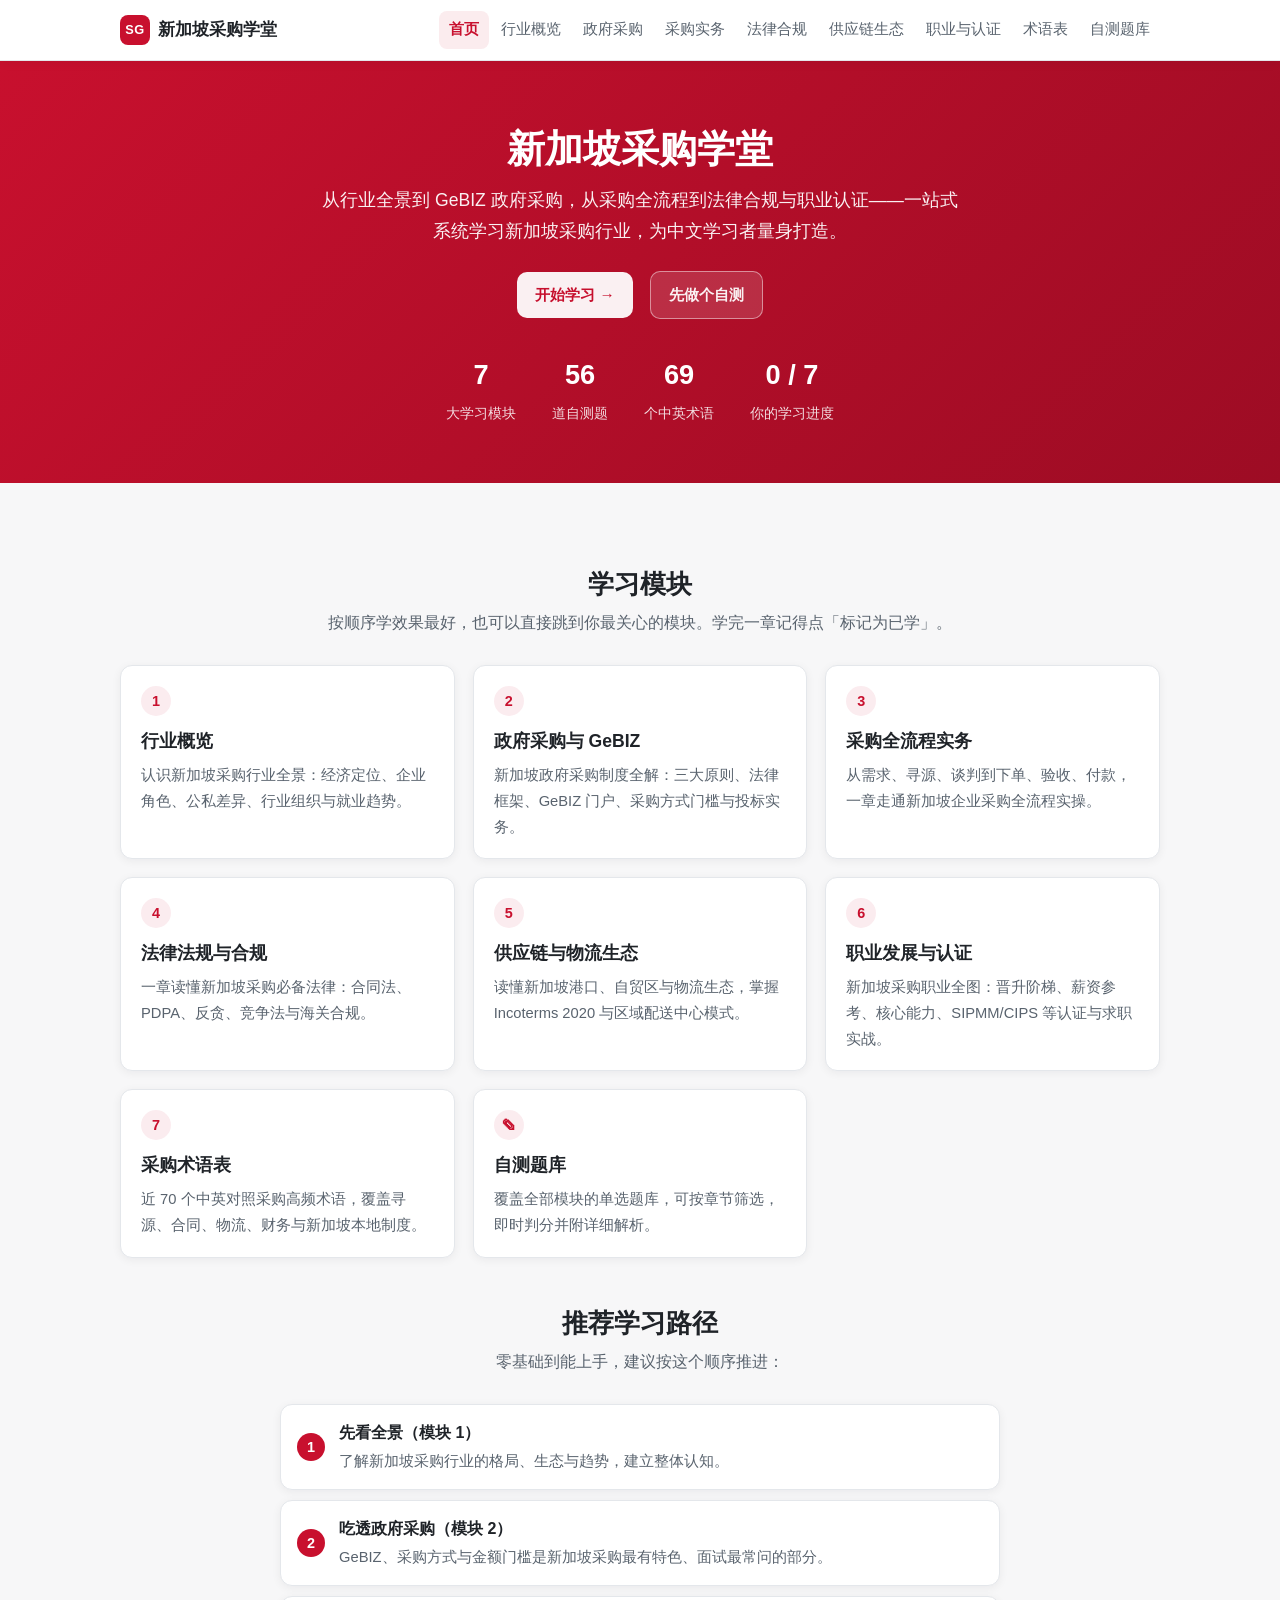
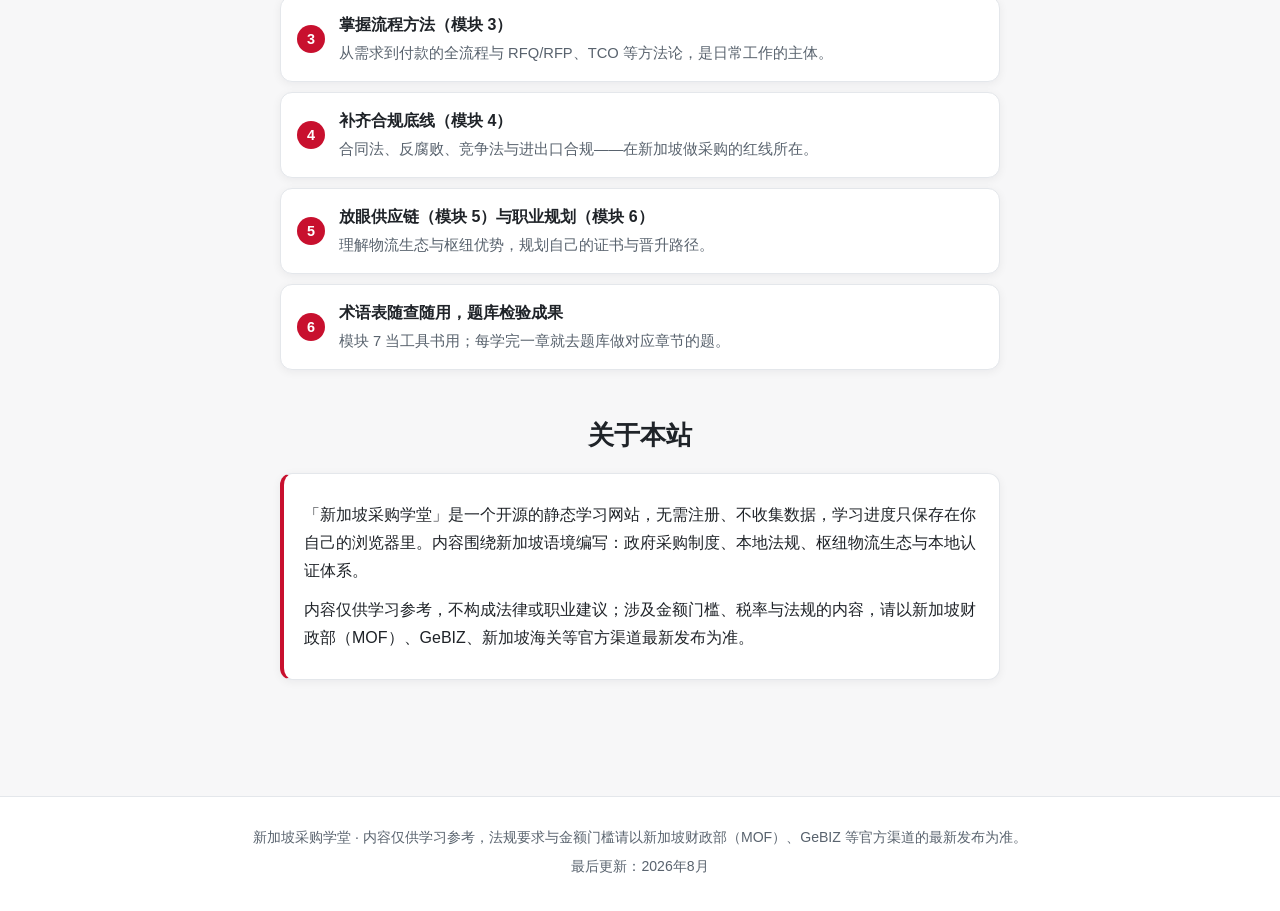
<file: index.html>
<!DOCTYPE html>
<html lang="zh-CN">
<head>
<meta charset="UTF-8">
<meta name="viewport" content="width=device-width, initial-scale=1.0">
<title>新加坡采购学堂</title>
<meta name="description" content="面向中文学习者的新加坡采购行业系统学习网站：行业概览、政府采购与GeBIZ、采购全流程、法律合规、供应链生态、职业认证、术语表与自测题库。">
<link rel="stylesheet" href="assets/style.css">
</head>
<body>
<a class="skip-link" href="#main">跳到主要内容</a>
<header class="site-header">
  <div class="wrap header-inner">
    <a class="logo" href="index.html"><span class="logo-mark">SG</span> 新加坡采购学堂</a>
    <button class="nav-toggle" aria-label="打开菜单" aria-expanded="false">☰</button>
    <nav class="site-nav" id="site-nav">
      <a href="index.html">首页</a>
      <a href="overview.html">行业概览</a>
      <a href="government.html">政府采购</a>
      <a href="process.html">采购实务</a>
      <a href="legal.html">法律合规</a>
      <a href="supplychain.html">供应链生态</a>
      <a href="career.html">职业与认证</a>
      <a href="glossary.html">术语表</a>
      <a href="quiz.html">自测题库</a>
    </nav>
  </div>
</header>
<main id="main">
  <section class="hero">
    <h1>新加坡采购学堂</h1>
    <p>从行业全景到 GeBIZ 政府采购，从采购全流程到法律合规与职业认证——一站式系统学习新加坡采购行业，为中文学习者量身打造。</p>
    <p>
      <a class="btn" href="overview.html">开始学习 →</a>
      <a class="btn ghost" href="quiz.html">先做个自测</a>
    </p>
    <div class="hero-stats">
      <div class="stat"><span class="num">7</span><span class="lbl">大学习模块</span></div>
      <div class="stat"><span class="num" id="stat-quiz">56</span><span class="lbl">道自测题</span></div>
      <div class="stat"><span class="num" id="stat-terms">69</span><span class="lbl">个中英术语</span></div>
      <div class="stat"><span class="num" id="progress-count">0 / 7</span><span class="lbl">你的学习进度</span></div>
    </div>
  </section>

  <div class="wrap page">
    <h2 class="section-title">学习模块</h2>
    <p class="section-sub">按顺序学效果最好，也可以直接跳到你最关心的模块。学完一章记得点「标记为已学」。</p>
    <div class="card-grid">
      <a class="module-card" href="overview.html" data-module-card="overview">
        <span class="done-badge">✓ 已学</span>
        <span class="mod-num">1</span>
        <h3>行业概览</h3>
        <p>认识新加坡采购行业全景：经济定位、企业角色、公私差异、行业组织与就业趋势。</p>
      </a>
      <a class="module-card" href="government.html" data-module-card="government">
        <span class="done-badge">✓ 已学</span>
        <span class="mod-num">2</span>
        <h3>政府采购与 GeBIZ</h3>
        <p>新加坡政府采购制度全解：三大原则、法律框架、GeBIZ 门户、采购方式门槛与投标实务。</p>
      </a>
      <a class="module-card" href="process.html" data-module-card="process">
        <span class="done-badge">✓ 已学</span>
        <span class="mod-num">3</span>
        <h3>采购全流程实务</h3>
        <p>从需求、寻源、谈判到下单、验收、付款，一章走通新加坡企业采购全流程实操。</p>
      </a>
      <a class="module-card" href="legal.html" data-module-card="legal">
        <span class="done-badge">✓ 已学</span>
        <span class="mod-num">4</span>
        <h3>法律法规与合规</h3>
        <p>一章读懂新加坡采购必备法律：合同法、PDPA、反贪、竞争法与海关合规。</p>
      </a>
      <a class="module-card" href="supplychain.html" data-module-card="supplychain">
        <span class="done-badge">✓ 已学</span>
        <span class="mod-num">5</span>
        <h3>供应链与物流生态</h3>
        <p>读懂新加坡港口、自贸区与物流生态，掌握 Incoterms 2020 与区域配送中心模式。</p>
      </a>
      <a class="module-card" href="career.html" data-module-card="career">
        <span class="done-badge">✓ 已学</span>
        <span class="mod-num">6</span>
        <h3>职业发展与认证</h3>
        <p>新加坡采购职业全图：晋升阶梯、薪资参考、核心能力、SIPMM/CIPS 等认证与求职实战。</p>
      </a>
      <a class="module-card" href="glossary.html" data-module-card="glossary">
        <span class="done-badge">✓ 已学</span>
        <span class="mod-num">7</span>
        <h3>采购术语表</h3>
        <p>近 70 个中英对照采购高频术语，覆盖寻源、合同、物流、财务与新加坡本地制度。</p>
      </a>
      <a class="module-card" href="quiz.html">
        <span class="mod-num">✎</span>
        <h3>自测题库</h3>
        <p>覆盖全部模块的单选题库，可按章节筛选，即时判分并附详细解析。</p>
      </a>
    </div>

    <h2 class="section-title">推荐学习路径</h2>
    <p class="section-sub">零基础到能上手，建议按这个顺序推进：</p>
    <ol class="path-steps">
      <li><b>先看全景（模块 1）</b><span>了解新加坡采购行业的格局、生态与趋势，建立整体认知。</span></li>
      <li><b>吃透政府采购（模块 2）</b><span>GeBIZ、采购方式与金额门槛是新加坡采购最有特色、面试最常问的部分。</span></li>
      <li><b>掌握流程方法（模块 3）</b><span>从需求到付款的全流程与 RFQ/RFP、TCO 等方法论，是日常工作的主体。</span></li>
      <li><b>补齐合规底线（模块 4）</b><span>合同法、反腐败、竞争法与进出口合规——在新加坡做采购的红线所在。</span></li>
      <li><b>放眼供应链（模块 5）与职业规划（模块 6）</b><span>理解物流生态与枢纽优势，规划自己的证书与晋升路径。</span></li>
      <li><b>术语表随查随用，题库检验成果</b><span>模块 7 当工具书用；每学完一章就去题库做对应章节的题。</span></li>
    </ol>

    <h2 class="section-title">关于本站</h2>
    <div class="callout" style="max-width:720px;margin:20px auto;">
      <p>「新加坡采购学堂」是一个开源的静态学习网站，无需注册、不收集数据，学习进度只保存在你自己的浏览器里。内容围绕新加坡语境编写：政府采购制度、本地法规、枢纽物流生态与本地认证体系。</p>
      <p>内容仅供学习参考，不构成法律或职业建议；涉及金额门槛、税率与法规的内容，请以新加坡财政部（MOF）、GeBIZ、新加坡海关等官方渠道最新发布为准。</p>
    </div>
  </div>
</main>
<footer class="site-footer">
  <div class="wrap">
    <p>新加坡采购学堂 · 内容仅供学习参考，法规要求与金额门槛请以新加坡财政部（MOF）、GeBIZ 等官方渠道的最新发布为准。</p>
    <p>最后更新：2026年8月</p>
  </div>
</footer>
<script src="assets/site.js"></script>
</body>
</html>
</file>
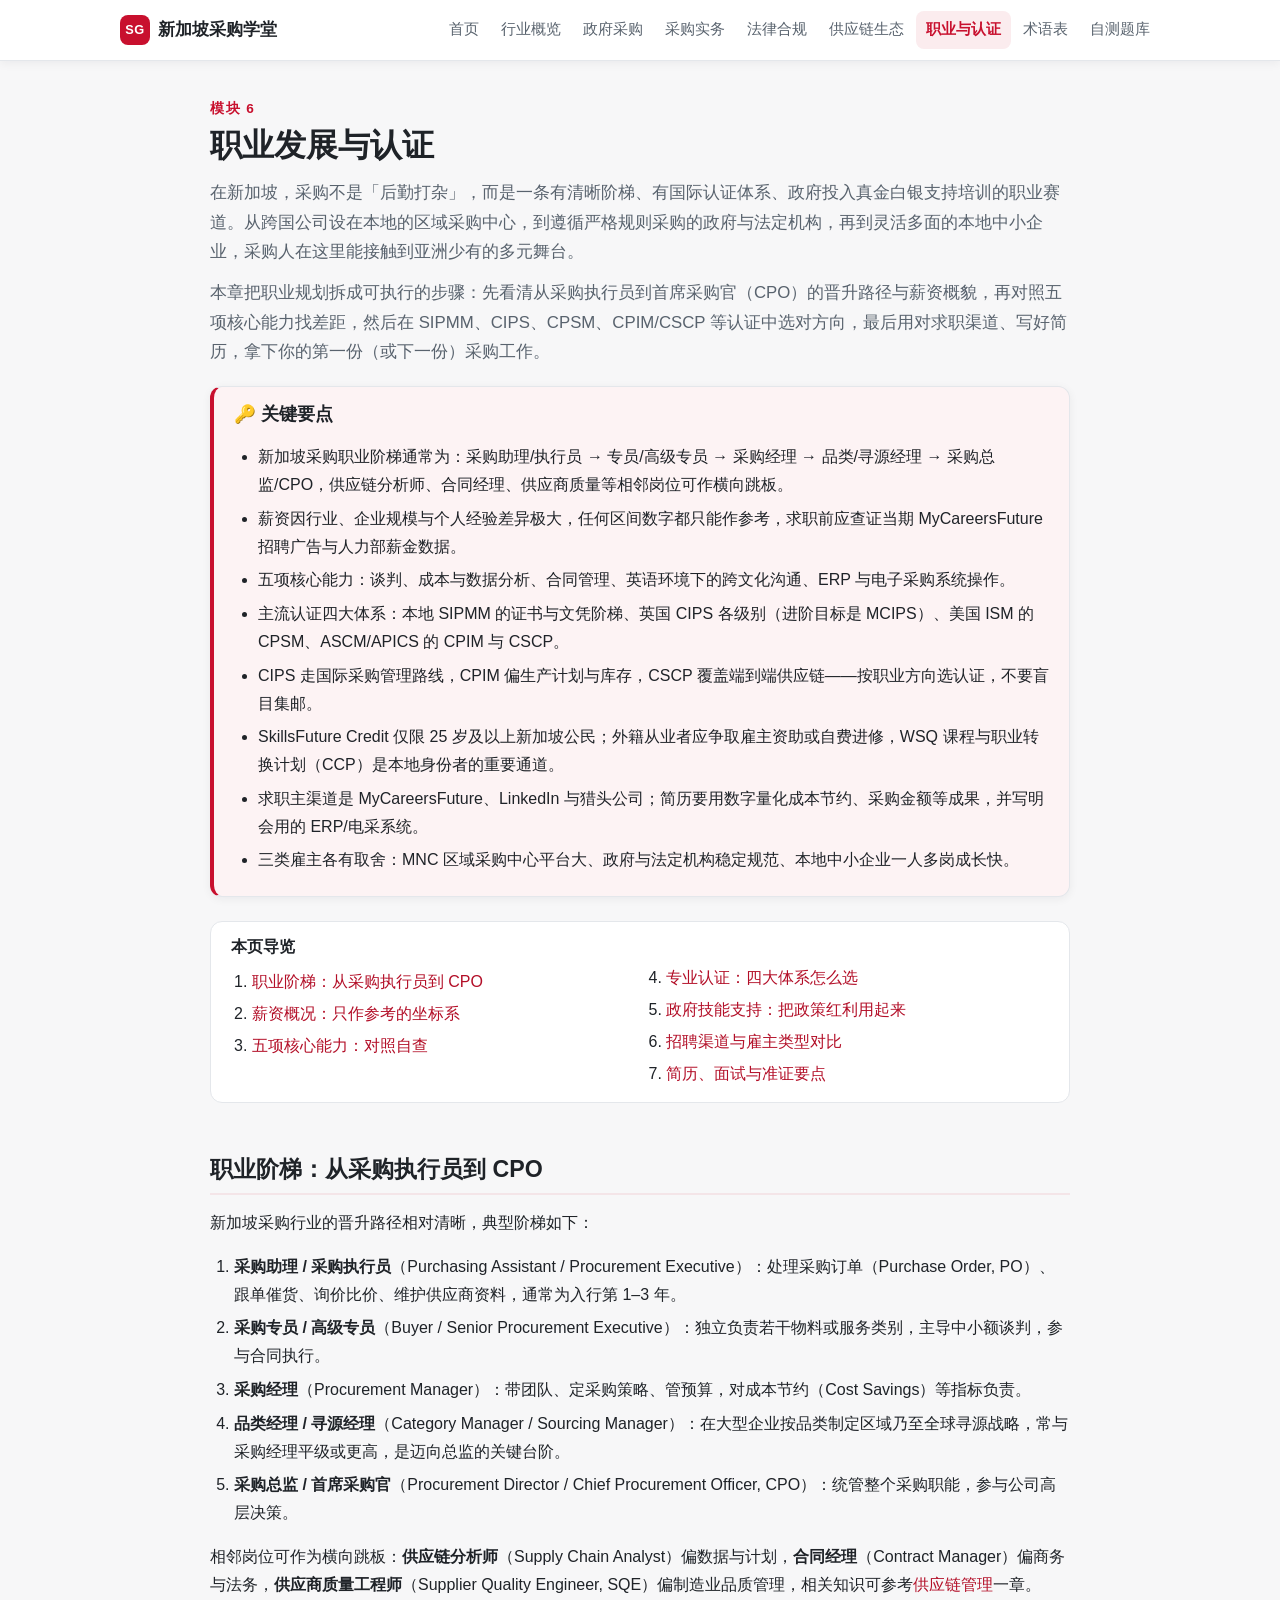
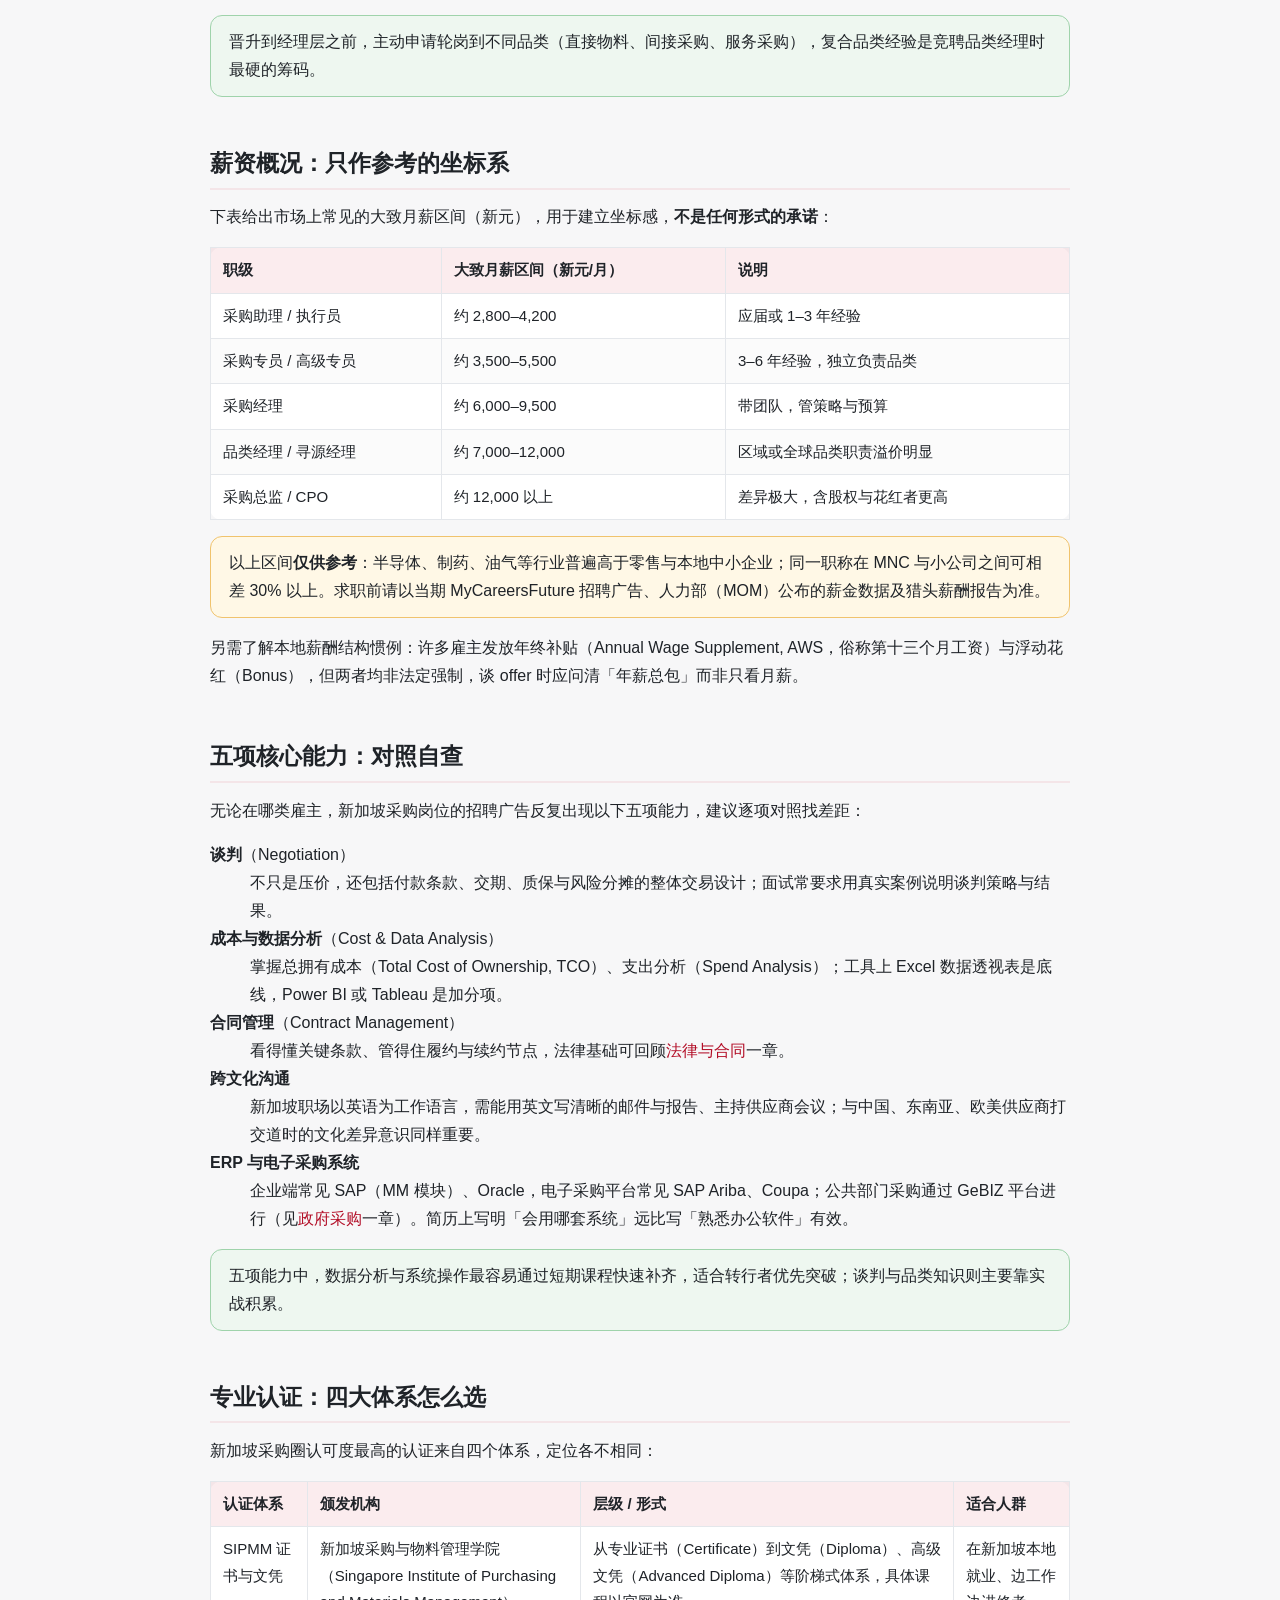
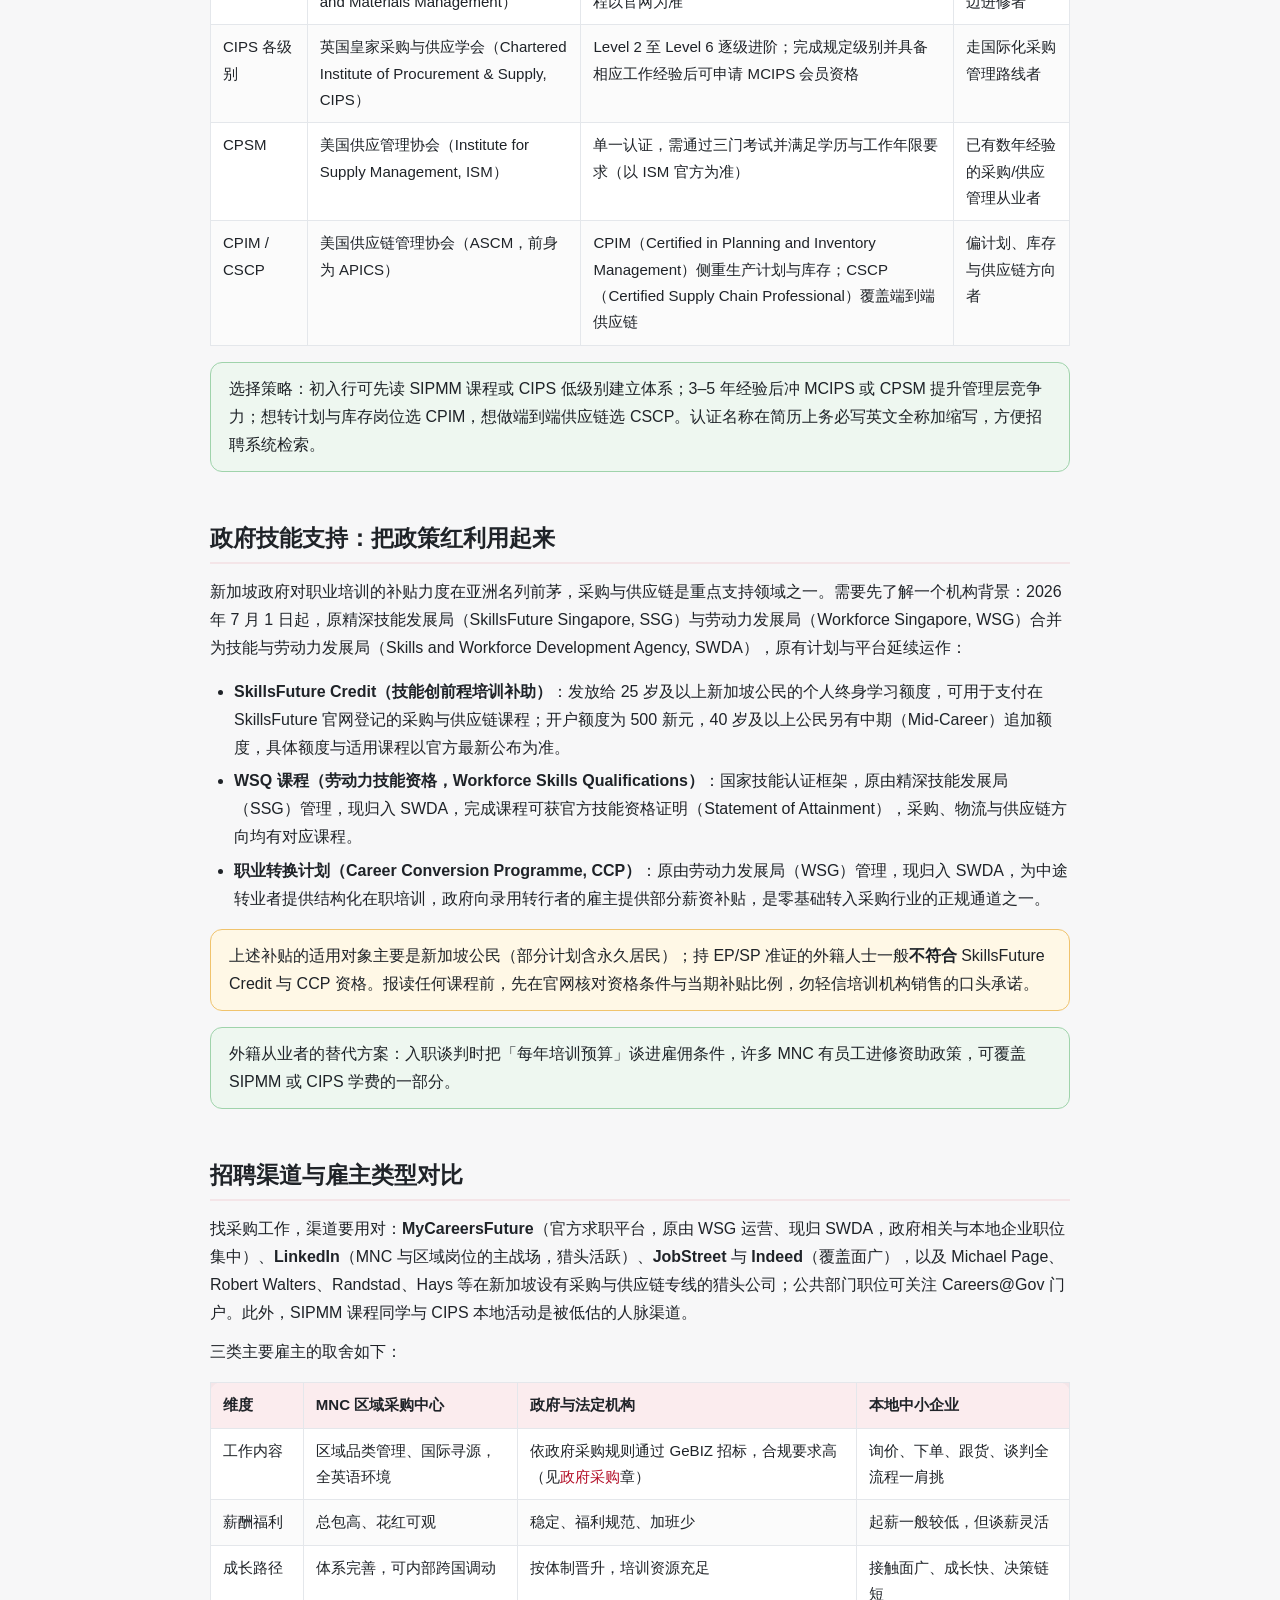
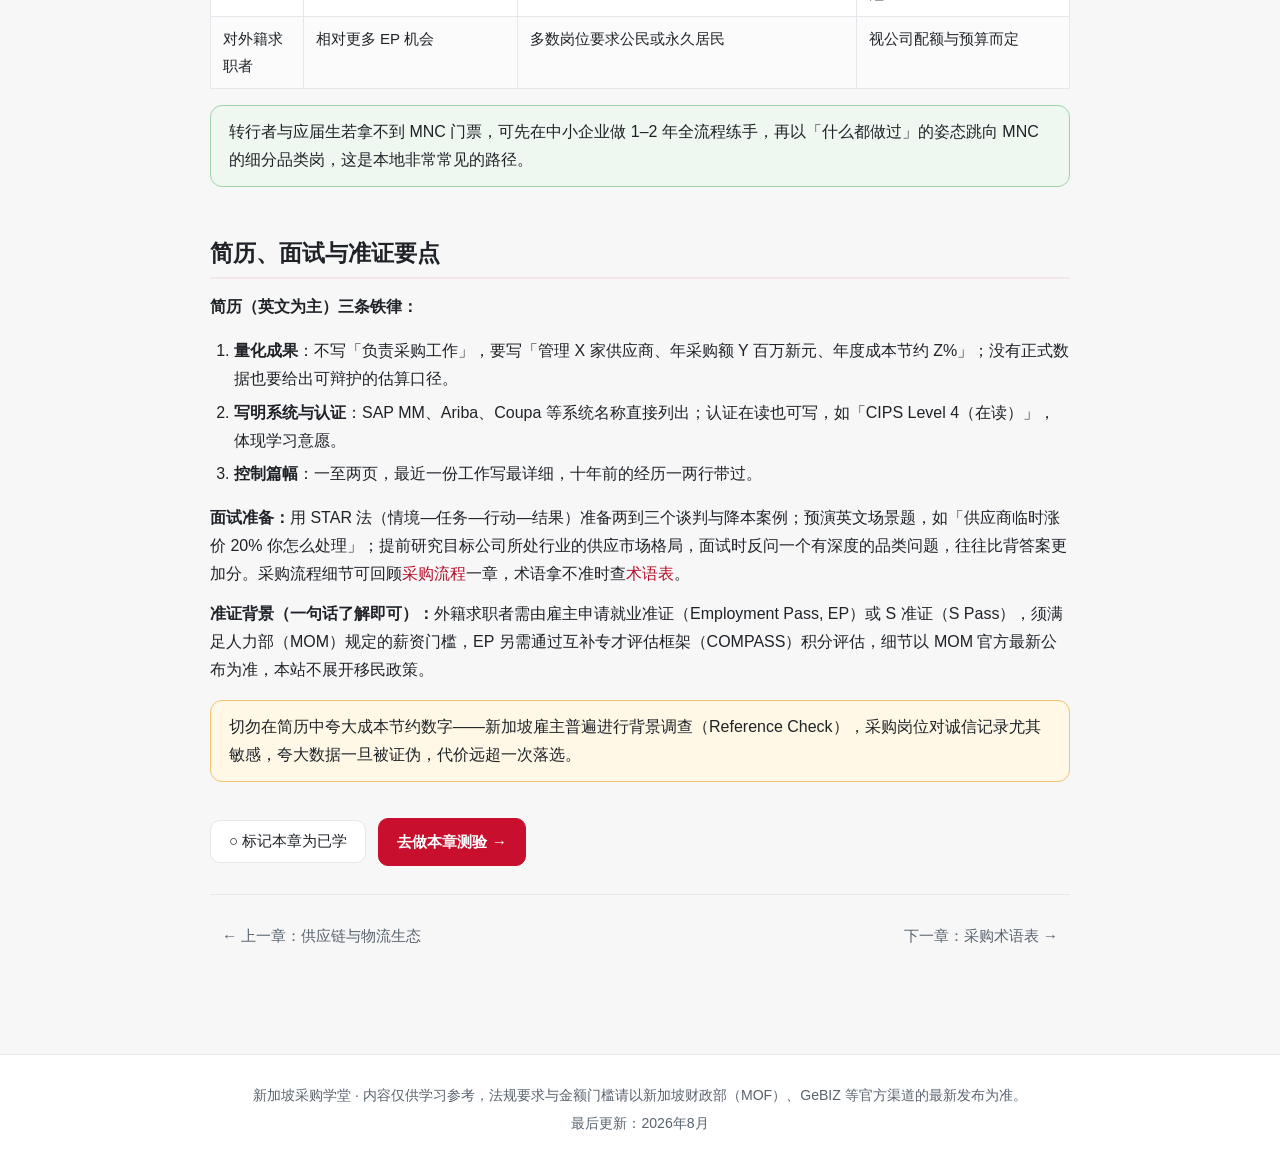
<file: career.html>
<!DOCTYPE html>
<html lang="zh-CN">
<head>
<meta charset="UTF-8">
<meta name="viewport" content="width=device-width, initial-scale=1.0">
<title>职业发展与认证｜新加坡采购学堂</title>
<meta name="description" content="解读新加坡采购职业赛道：从采购执行员到CPO的晋升路径与薪资概貌，五项核心能力自查，SIPMM、CIPS、CPSM、CPIM/CSCP认证选择，以及求职渠道与简历面试要点。">
<link rel="stylesheet" href="assets/style.css">
</head>
<body>
<a class="skip-link" href="#main">跳到主要内容</a>
<header class="site-header">
  <div class="wrap header-inner">
    <a class="logo" href="index.html"><span class="logo-mark">SG</span> 新加坡采购学堂</a>
    <button class="nav-toggle" aria-label="打开菜单" aria-expanded="false">☰</button>
    <nav class="site-nav" id="site-nav">
      <a href="index.html">首页</a>
      <a href="overview.html">行业概览</a>
      <a href="government.html">政府采购</a>
      <a href="process.html">采购实务</a>
      <a href="legal.html">法律合规</a>
      <a href="supplychain.html">供应链生态</a>
      <a href="career.html">职业与认证</a>
      <a href="glossary.html">术语表</a>
      <a href="quiz.html">自测题库</a>
    </nav>
  </div>
</header>
<main id="main" class="wrap page">
  <article class="content">
    <header class="page-head">
      <p class="eyebrow">模块 6</p>
      <h1>职业发展与认证</h1>
      <div class="intro"><p>在新加坡，采购不是「后勤打杂」，而是一条有清晰阶梯、有国际认证体系、政府投入真金白银支持培训的职业赛道。从跨国公司设在本地的区域采购中心，到遵循严格规则采购的政府与法定机构，再到灵活多面的本地中小企业，采购人在这里能接触到亚洲少有的多元舞台。</p><p>本章把职业规划拆成可执行的步骤：先看清从采购执行员到首席采购官（<span class="en">CPO</span>）的晋升路径与薪资概貌，再对照五项核心能力找差距，然后在 SIPMM、CIPS、CPSM、CPIM/CSCP 等认证中选对方向，最后用对求职渠道、写好简历，拿下你的第一份（或下一份）采购工作。</p></div>
    </header>
    <div class="callout keypoints">
      <h2>🔑 关键要点</h2>
      <ul>
        <li>新加坡采购职业阶梯通常为：采购助理/执行员 → 专员/高级专员 → 采购经理 → 品类/寻源经理 → 采购总监/CPO，供应链分析师、合同经理、供应商质量等相邻岗位可作横向跳板。</li>
        <li>薪资因行业、企业规模与个人经验差异极大，任何区间数字都只能作参考，求职前应查证当期 MyCareersFuture 招聘广告与人力部薪金数据。</li>
        <li>五项核心能力：谈判、成本与数据分析、合同管理、英语环境下的跨文化沟通、ERP 与电子采购系统操作。</li>
        <li>主流认证四大体系：本地 SIPMM 的证书与文凭阶梯、英国 CIPS 各级别（进阶目标是 MCIPS）、美国 ISM 的 CPSM、ASCM/APICS 的 CPIM 与 CSCP。</li>
        <li>CIPS 走国际采购管理路线，CPIM 偏生产计划与库存，CSCP 覆盖端到端供应链——按职业方向选认证，不要盲目集邮。</li>
        <li>SkillsFuture Credit 仅限 25 岁及以上新加坡公民；外籍从业者应争取雇主资助或自费进修，WSQ 课程与职业转换计划（CCP）是本地身份者的重要通道。</li>
        <li>求职主渠道是 MyCareersFuture、LinkedIn 与猎头公司；简历要用数字量化成本节约、采购金额等成果，并写明会用的 ERP/电采系统。</li>
        <li>三类雇主各有取舍：MNC 区域采购中心平台大、政府与法定机构稳定规范、本地中小企业一人多岗成长快。</li>
      </ul>
    </div>
    <nav class="toc" aria-label="本页导览">
      <h2>本页导览</h2>
      <ol>
        <li><a href="#s1">职业阶梯：从采购执行员到 CPO</a></li>
        <li><a href="#s2">薪资概况：只作参考的坐标系</a></li>
        <li><a href="#s3">五项核心能力：对照自查</a></li>
        <li><a href="#s4">专业认证：四大体系怎么选</a></li>
        <li><a href="#s5">政府技能支持：把政策红利用起来</a></li>
        <li><a href="#s6">招聘渠道与雇主类型对比</a></li>
        <li><a href="#s7">简历、面试与准证要点</a></li>
      </ol>
    </nav>
    <section id="s1">
      <h2>职业阶梯：从采购执行员到 CPO</h2>
      <p>新加坡采购行业的晋升路径相对清晰，典型阶梯如下：</p><ol><li><strong>采购助理 / 采购执行员</strong>（<span class="en">Purchasing Assistant / Procurement Executive</span>）：处理采购订单（<span class="en">Purchase Order, PO</span>）、跟单催货、询价比价、维护供应商资料，通常为入行第 1–3 年。</li><li><strong>采购专员 / 高级专员</strong>（<span class="en">Buyer / Senior Procurement Executive</span>）：独立负责若干物料或服务类别，主导中小额谈判，参与合同执行。</li><li><strong>采购经理</strong>（<span class="en">Procurement Manager</span>）：带团队、定采购策略、管预算，对成本节约（<span class="en">Cost Savings</span>）等指标负责。</li><li><strong>品类经理 / 寻源经理</strong>（<span class="en">Category Manager / Sourcing Manager</span>）：在大型企业按品类制定区域乃至全球寻源战略，常与采购经理平级或更高，是迈向总监的关键台阶。</li><li><strong>采购总监 / 首席采购官</strong>（<span class="en">Procurement Director / Chief Procurement Officer, CPO</span>）：统管整个采购职能，参与公司高层决策。</li></ol><p>相邻岗位可作为横向跳板：<strong>供应链分析师</strong>（<span class="en">Supply Chain Analyst</span>）偏数据与计划，<strong>合同经理</strong>（<span class="en">Contract Manager</span>）偏商务与法务，<strong>供应商质量工程师</strong>（<span class="en">Supplier Quality Engineer, SQE</span>）偏制造业品质管理，相关知识可参考<a href="supplychain.html">供应链管理</a>一章。</p><div class="tip"><p>晋升到经理层之前，主动申请轮岗到不同品类（直接物料、间接采购、服务采购），复合品类经验是竞聘品类经理时最硬的筹码。</p></div>
    </section>
    <section id="s2">
      <h2>薪资概况：只作参考的坐标系</h2>
      <p>下表给出市场上常见的大致月薪区间（新元），用于建立坐标感，<strong>不是任何形式的承诺</strong>：</p><div class="table-scroll"><table><thead><tr><th>职级</th><th>大致月薪区间（新元/月）</th><th>说明</th></tr></thead><tbody><tr><td>采购助理 / 执行员</td><td>约 2,800–4,200</td><td>应届或 1–3 年经验</td></tr><tr><td>采购专员 / 高级专员</td><td>约 3,500–5,500</td><td>3–6 年经验，独立负责品类</td></tr><tr><td>采购经理</td><td>约 6,000–9,500</td><td>带团队，管策略与预算</td></tr><tr><td>品类经理 / 寻源经理</td><td>约 7,000–12,000</td><td>区域或全球品类职责溢价明显</td></tr><tr><td>采购总监 / CPO</td><td>约 12,000 以上</td><td>差异极大，含股权与花红者更高</td></tr></tbody></table></div><div class="warn"><p>以上区间<strong>仅供参考</strong>：半导体、制药、油气等行业普遍高于零售与本地中小企业；同一职称在 MNC 与小公司之间可相差 30% 以上。求职前请以当期 MyCareersFuture 招聘广告、人力部（<span class="en">MOM</span>）公布的薪金数据及猎头薪酬报告为准。</p></div><p>另需了解本地薪酬结构惯例：许多雇主发放年终补贴（<span class="en">Annual Wage Supplement, AWS</span>，俗称第十三个月工资）与浮动花红（<span class="en">Bonus</span>），但两者均非法定强制，谈 offer 时应问清「年薪总包」而非只看月薪。</p>
    </section>
    <section id="s3">
      <h2>五项核心能力：对照自查</h2>
      <p>无论在哪类雇主，新加坡采购岗位的招聘广告反复出现以下五项能力，建议逐项对照找差距：</p><dl><dt><strong>谈判</strong>（<span class="en">Negotiation</span>）</dt><dd>不只是压价，还包括付款条款、交期、质保与风险分摊的整体交易设计；面试常要求用真实案例说明谈判策略与结果。</dd><dt><strong>成本与数据分析</strong>（<span class="en">Cost &amp; Data Analysis</span>）</dt><dd>掌握总拥有成本（<span class="en">Total Cost of Ownership, TCO</span>）、支出分析（<span class="en">Spend Analysis</span>）；工具上 Excel 数据透视表是底线，Power BI 或 Tableau 是加分项。</dd><dt><strong>合同管理</strong>（<span class="en">Contract Management</span>）</dt><dd>看得懂关键条款、管得住履约与续约节点，法律基础可回顾<a href="legal.html">法律与合同</a>一章。</dd><dt><strong>跨文化沟通</strong></dt><dd>新加坡职场以英语为工作语言，需能用英文写清晰的邮件与报告、主持供应商会议；与中国、东南亚、欧美供应商打交道时的文化差异意识同样重要。</dd><dt><strong>ERP 与电子采购系统</strong></dt><dd>企业端常见 SAP（MM 模块）、Oracle，电子采购平台常见 SAP Ariba、Coupa；公共部门采购通过 GeBIZ 平台进行（见<a href="government.html">政府采购</a>一章）。简历上写明「会用哪套系统」远比写「熟悉办公软件」有效。</dd></dl><div class="tip"><p>五项能力中，数据分析与系统操作最容易通过短期课程快速补齐，适合转行者优先突破；谈判与品类知识则主要靠实战积累。</p></div>
    </section>
    <section id="s4">
      <h2>专业认证：四大体系怎么选</h2>
      <p>新加坡采购圈认可度最高的认证来自四个体系，定位各不相同：</p><div class="table-scroll"><table><thead><tr><th>认证体系</th><th>颁发机构</th><th>层级 / 形式</th><th>适合人群</th></tr></thead><tbody><tr><td>SIPMM 证书与文凭</td><td>新加坡采购与物料管理学院（<span class="en">Singapore Institute of Purchasing and Materials Management</span>）</td><td>从专业证书（Certificate）到文凭（Diploma）、高级文凭（Advanced Diploma）等阶梯式体系，具体课程以官网为准</td><td>在新加坡本地就业、边工作边进修者</td></tr><tr><td>CIPS 各级别</td><td>英国皇家采购与供应学会（<span class="en">Chartered Institute of Procurement &amp; Supply, CIPS</span>）</td><td>Level 2 至 Level 6 逐级进阶；完成规定级别并具备相应工作经验后可申请 MCIPS 会员资格</td><td>走国际化采购管理路线者</td></tr><tr><td>CPSM</td><td>美国供应管理协会（<span class="en">Institute for Supply Management, ISM</span>）</td><td>单一认证，需通过三门考试并满足学历与工作年限要求（以 ISM 官方为准）</td><td>已有数年经验的采购/供应管理从业者</td></tr><tr><td>CPIM / CSCP</td><td>美国供应链管理协会（<span class="en">ASCM</span>，前身为 <span class="en">APICS</span>）</td><td>CPIM（<span class="en">Certified in Planning and Inventory Management</span>）侧重生产计划与库存；CSCP（<span class="en">Certified Supply Chain Professional</span>）覆盖端到端供应链</td><td>偏计划、库存与供应链方向者</td></tr></tbody></table></div><div class="tip"><p>选择策略：初入行可先读 SIPMM 课程或 CIPS 低级别建立体系；3–5 年经验后冲 MCIPS 或 CPSM 提升管理层竞争力；想转计划与库存岗位选 CPIM，想做端到端供应链选 CSCP。认证名称在简历上务必写英文全称加缩写，方便招聘系统检索。</p></div>
    </section>
    <section id="s5">
      <h2>政府技能支持：把政策红利用起来</h2>
      <p>新加坡政府对职业培训的补贴力度在亚洲名列前茅，采购与供应链是重点支持领域之一。需要先了解一个机构背景：2026 年 7 月 1 日起，原精深技能发展局（<span class="en">SkillsFuture Singapore, SSG</span>）与劳动力发展局（<span class="en">Workforce Singapore, WSG</span>）合并为技能与劳动力发展局（<span class="en">Skills and Workforce Development Agency, SWDA</span>），原有计划与平台延续运作：</p><ul><li><strong>SkillsFuture Credit（技能创前程培训补助）</strong>：发放给 25 岁及以上新加坡公民的个人终身学习额度，可用于支付在 SkillsFuture 官网登记的采购与供应链课程；开户额度为 500 新元，40 岁及以上公民另有中期（<span class="en">Mid-Career</span>）追加额度，具体额度与适用课程以官方最新公布为准。</li><li><strong>WSQ 课程（劳动力技能资格，<span class="en">Workforce Skills Qualifications</span>）</strong>：国家技能认证框架，原由精深技能发展局（SSG）管理，现归入 SWDA，完成课程可获官方技能资格证明（<span class="en">Statement of Attainment</span>），采购、物流与供应链方向均有对应课程。</li><li><strong>职业转换计划（<span class="en">Career Conversion Programme, CCP</span>）</strong>：原由劳动力发展局（WSG）管理，现归入 SWDA，为中途转业者提供结构化在职培训，政府向录用转行者的雇主提供部分薪资补贴，是零基础转入采购行业的正规通道之一。</li></ul><div class="warn"><p>上述补贴的适用对象主要是新加坡公民（部分计划含永久居民）；持 EP/SP 准证的外籍人士一般<strong>不符合</strong> SkillsFuture Credit 与 CCP 资格。报读任何课程前，先在官网核对资格条件与当期补贴比例，勿轻信培训机构销售的口头承诺。</p></div><div class="tip"><p>外籍从业者的替代方案：入职谈判时把「每年培训预算」谈进雇佣条件，许多 MNC 有员工进修资助政策，可覆盖 SIPMM 或 CIPS 学费的一部分。</p></div>
    </section>
    <section id="s6">
      <h2>招聘渠道与雇主类型对比</h2>
      <p>找采购工作，渠道要用对：<strong>MyCareersFuture</strong>（官方求职平台，原由 WSG 运营、现归 SWDA，政府相关与本地企业职位集中）、<strong>LinkedIn</strong>（MNC 与区域岗位的主战场，猎头活跃）、<strong>JobStreet</strong> 与 <strong>Indeed</strong>（覆盖面广），以及 Michael Page、Robert Walters、Randstad、Hays 等在新加坡设有采购与供应链专线的猎头公司；公共部门职位可关注 Careers@Gov 门户。此外，SIPMM 课程同学与 CIPS 本地活动是被低估的人脉渠道。</p><p>三类主要雇主的取舍如下：</p><div class="table-scroll"><table><thead><tr><th>维度</th><th>MNC 区域采购中心</th><th>政府与法定机构</th><th>本地中小企业</th></tr></thead><tbody><tr><td>工作内容</td><td>区域品类管理、国际寻源，全英语环境</td><td>依政府采购规则通过 GeBIZ 招标，合规要求高（见<a href="government.html">政府采购</a>章）</td><td>询价、下单、跟货、谈判全流程一肩挑</td></tr><tr><td>薪酬福利</td><td>总包高、花红可观</td><td>稳定、福利规范、加班少</td><td>起薪一般较低，但谈薪灵活</td></tr><tr><td>成长路径</td><td>体系完善，可内部跨国调动</td><td>按体制晋升，培训资源充足</td><td>接触面广、成长快、决策链短</td></tr><tr><td>对外籍求职者</td><td>相对更多 EP 机会</td><td>多数岗位要求公民或永久居民</td><td>视公司配额与预算而定</td></tr></tbody></table></div><div class="tip"><p>转行者与应届生若拿不到 MNC 门票，可先在中小企业做 1–2 年全流程练手，再以「什么都做过」的姿态跳向 MNC 的细分品类岗，这是本地非常常见的路径。</p></div>
    </section>
    <section id="s7">
      <h2>简历、面试与准证要点</h2>
      <p><strong>简历（英文为主）三条铁律：</strong></p><ol><li><strong>量化成果</strong>：不写「负责采购工作」，要写「管理 X 家供应商、年采购额 Y 百万新元、年度成本节约 Z%」；没有正式数据也要给出可辩护的估算口径。</li><li><strong>写明系统与认证</strong>：SAP MM、Ariba、Coupa 等系统名称直接列出；认证在读也可写，如「CIPS Level 4（在读）」，体现学习意愿。</li><li><strong>控制篇幅</strong>：一至两页，最近一份工作写最详细，十年前的经历一两行带过。</li></ol><p><strong>面试准备：</strong>用 STAR 法（情境—任务—行动—结果）准备两到三个谈判与降本案例；预演英文场景题，如「供应商临时涨价 20% 你怎么处理」；提前研究目标公司所处行业的供应市场格局，面试时反问一个有深度的品类问题，往往比背答案更加分。采购流程细节可回顾<a href="process.html">采购流程</a>一章，术语拿不准时查<a href="glossary.html">术语表</a>。</p><p><strong>准证背景（一句话了解即可）：</strong>外籍求职者需由雇主申请就业准证（<span class="en">Employment Pass, EP</span>）或 S 准证（<span class="en">S Pass</span>），须满足人力部（<span class="en">MOM</span>）规定的薪资门槛，EP 另需通过互补专才评估框架（<span class="en">COMPASS</span>）积分评估，细节以 MOM 官方最新公布为准，本站不展开移民政策。</p><div class="warn"><p>切勿在简历中夸大成本节约数字——新加坡雇主普遍进行背景调查（<span class="en">Reference Check</span>），采购岗位对诚信记录尤其敏感，夸大数据一旦被证伪，代价远超一次落选。</p></div>
    </section>
    <div class="page-actions">
      <button class="btn-done" data-module="career" type="button">○ 标记本章为已学</button>
      <a class="btn quiz-link" href="quiz.html?module=career">去做本章测验 →</a>
    </div>
    <nav class="prevnext">
      <a class="prev" href="supplychain.html">← 上一章：供应链与物流生态</a>
      <a class="next" href="glossary.html">下一章：采购术语表 →</a>
    </nav>
  </article>
</main>
<footer class="site-footer">
  <div class="wrap">
    <p>新加坡采购学堂 · 内容仅供学习参考，法规要求与金额门槛请以新加坡财政部（MOF）、GeBIZ 等官方渠道的最新发布为准。</p>
    <p>最后更新：2026年8月</p>
  </div>
</footer>
<script src="assets/site.js"></script>
</body>
</html>
</file>
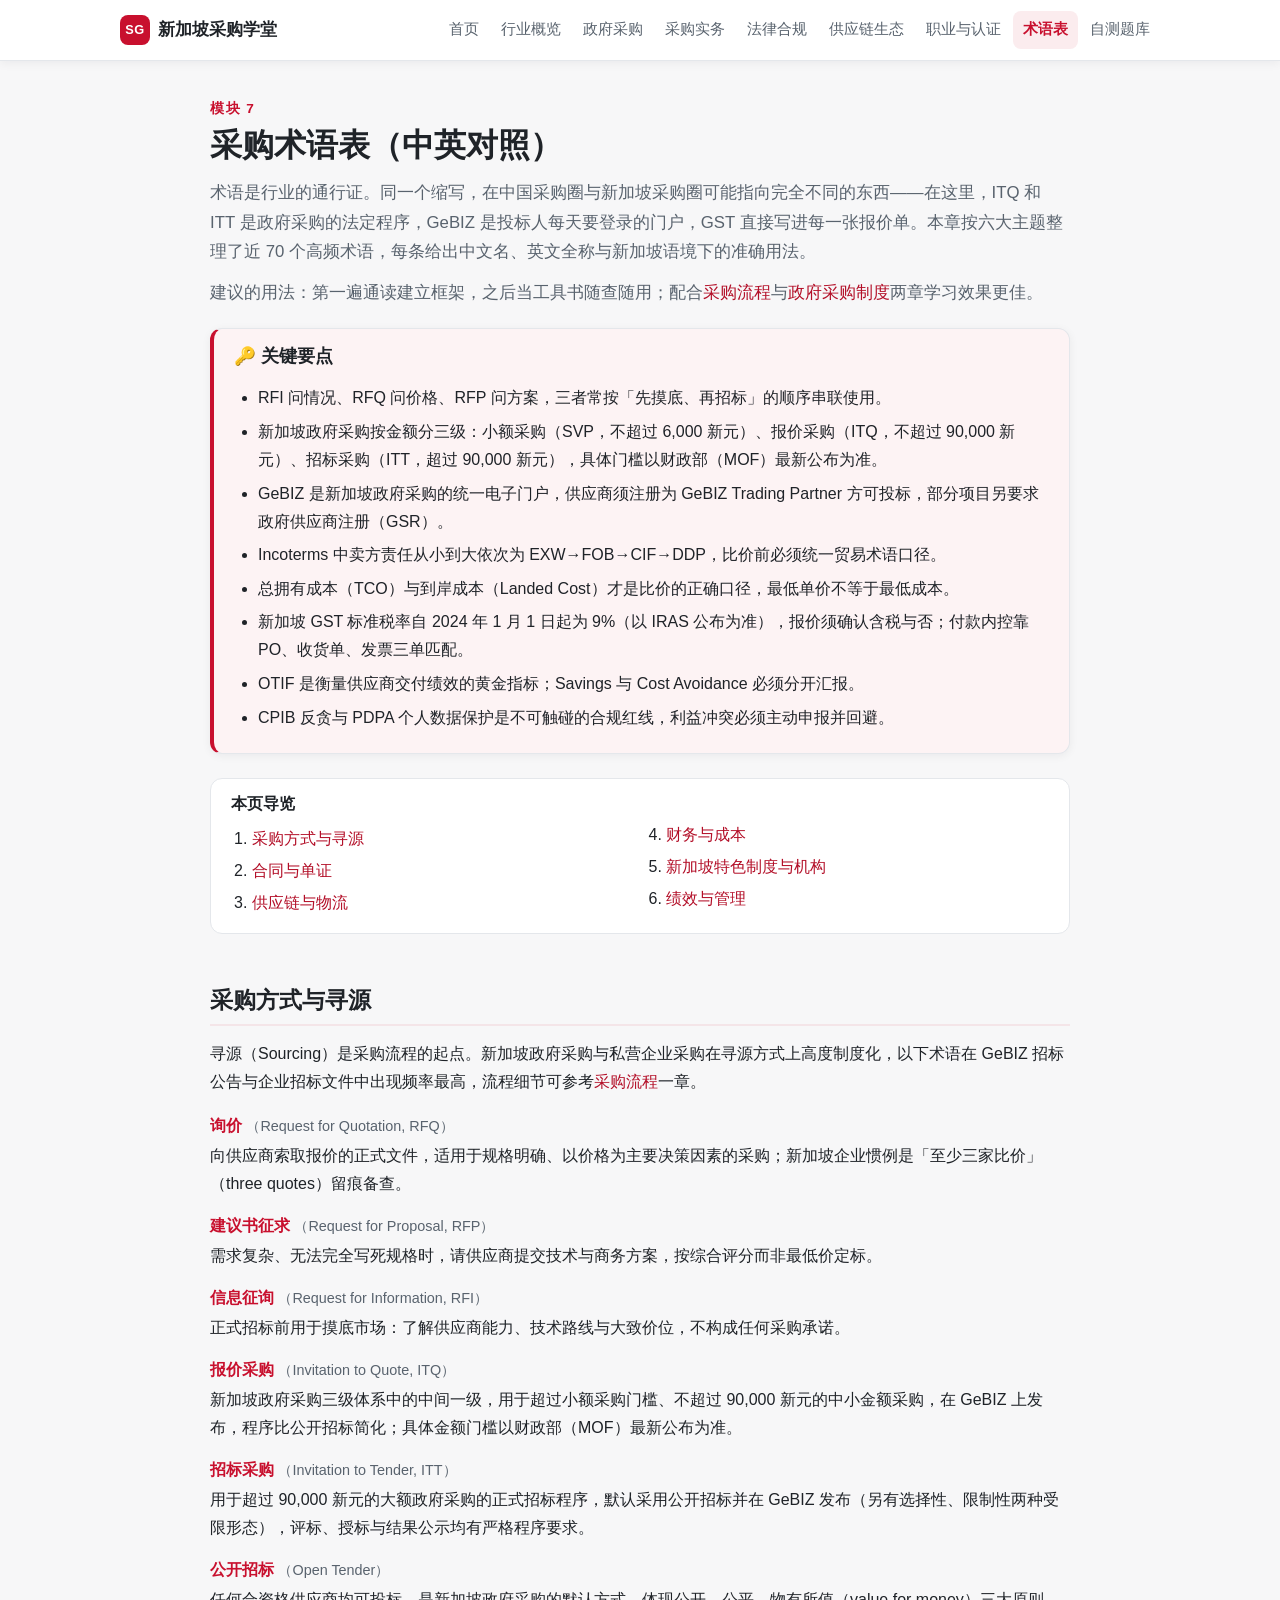
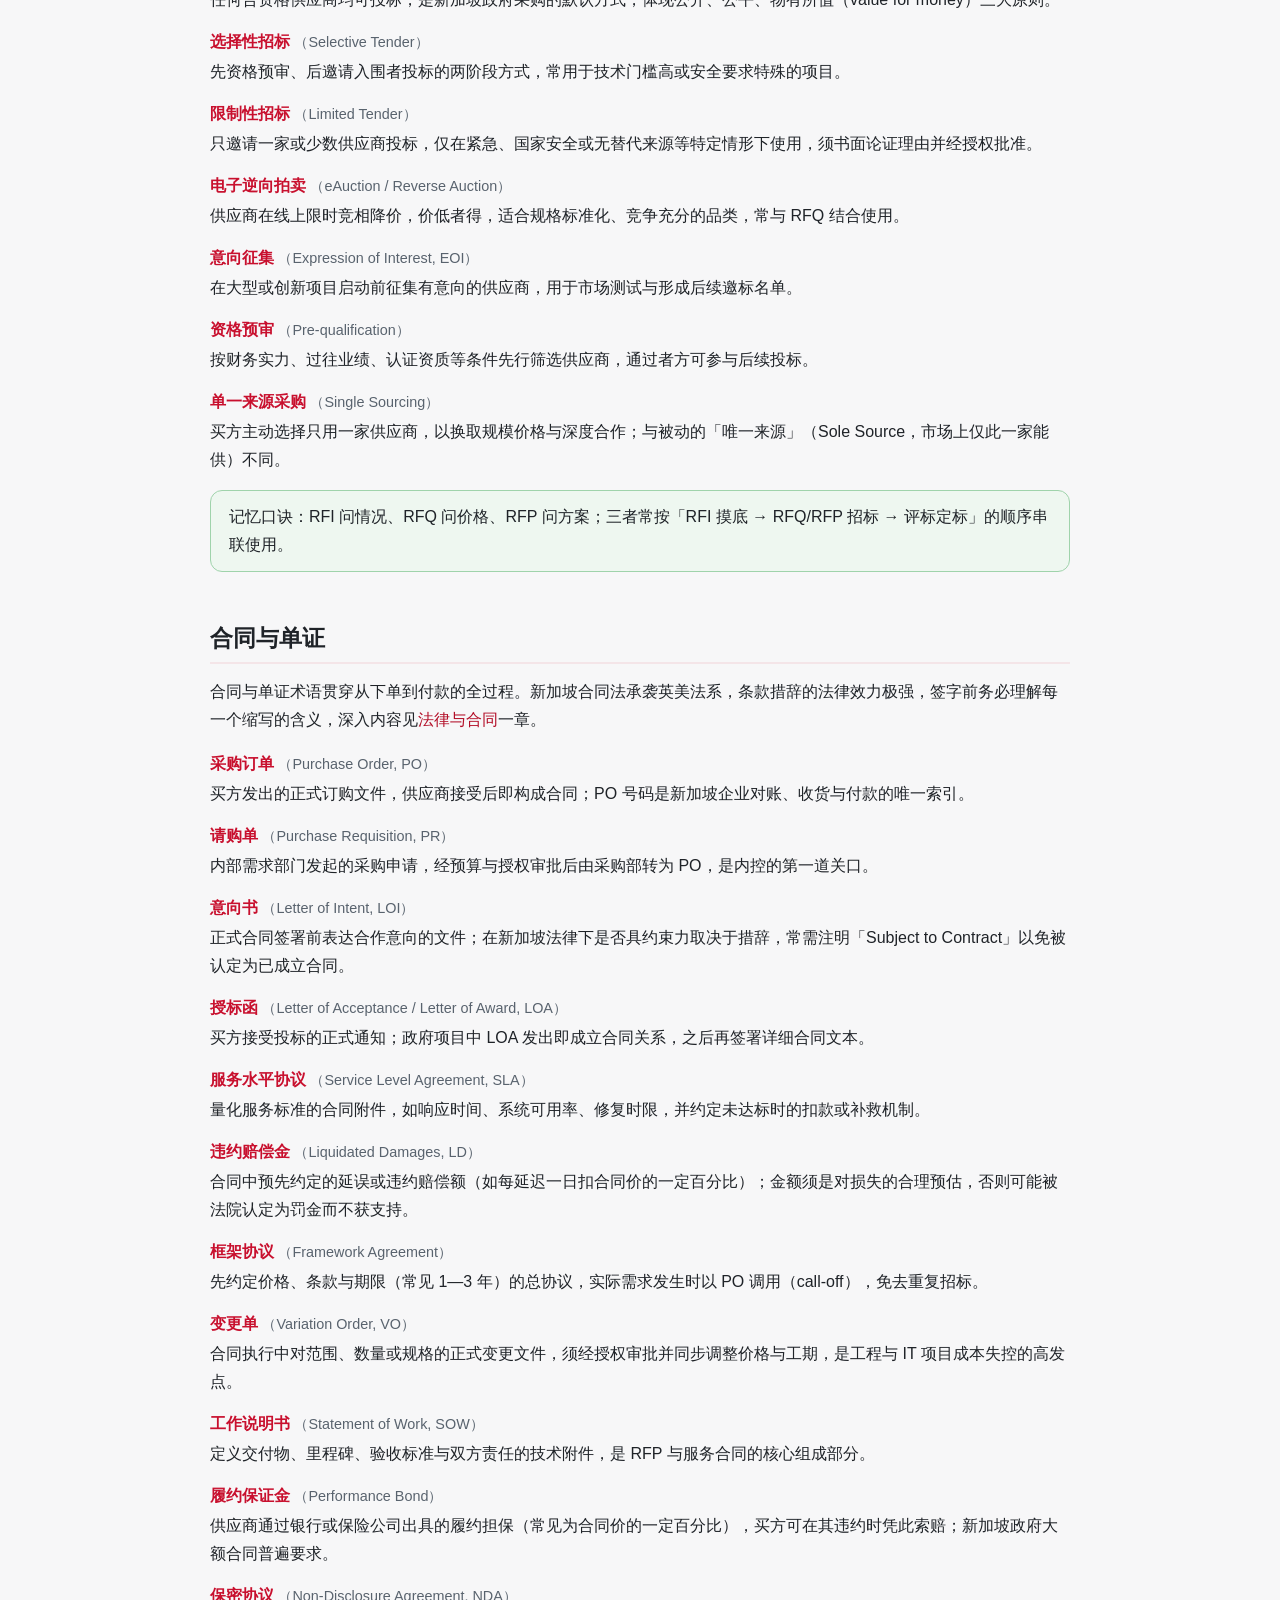
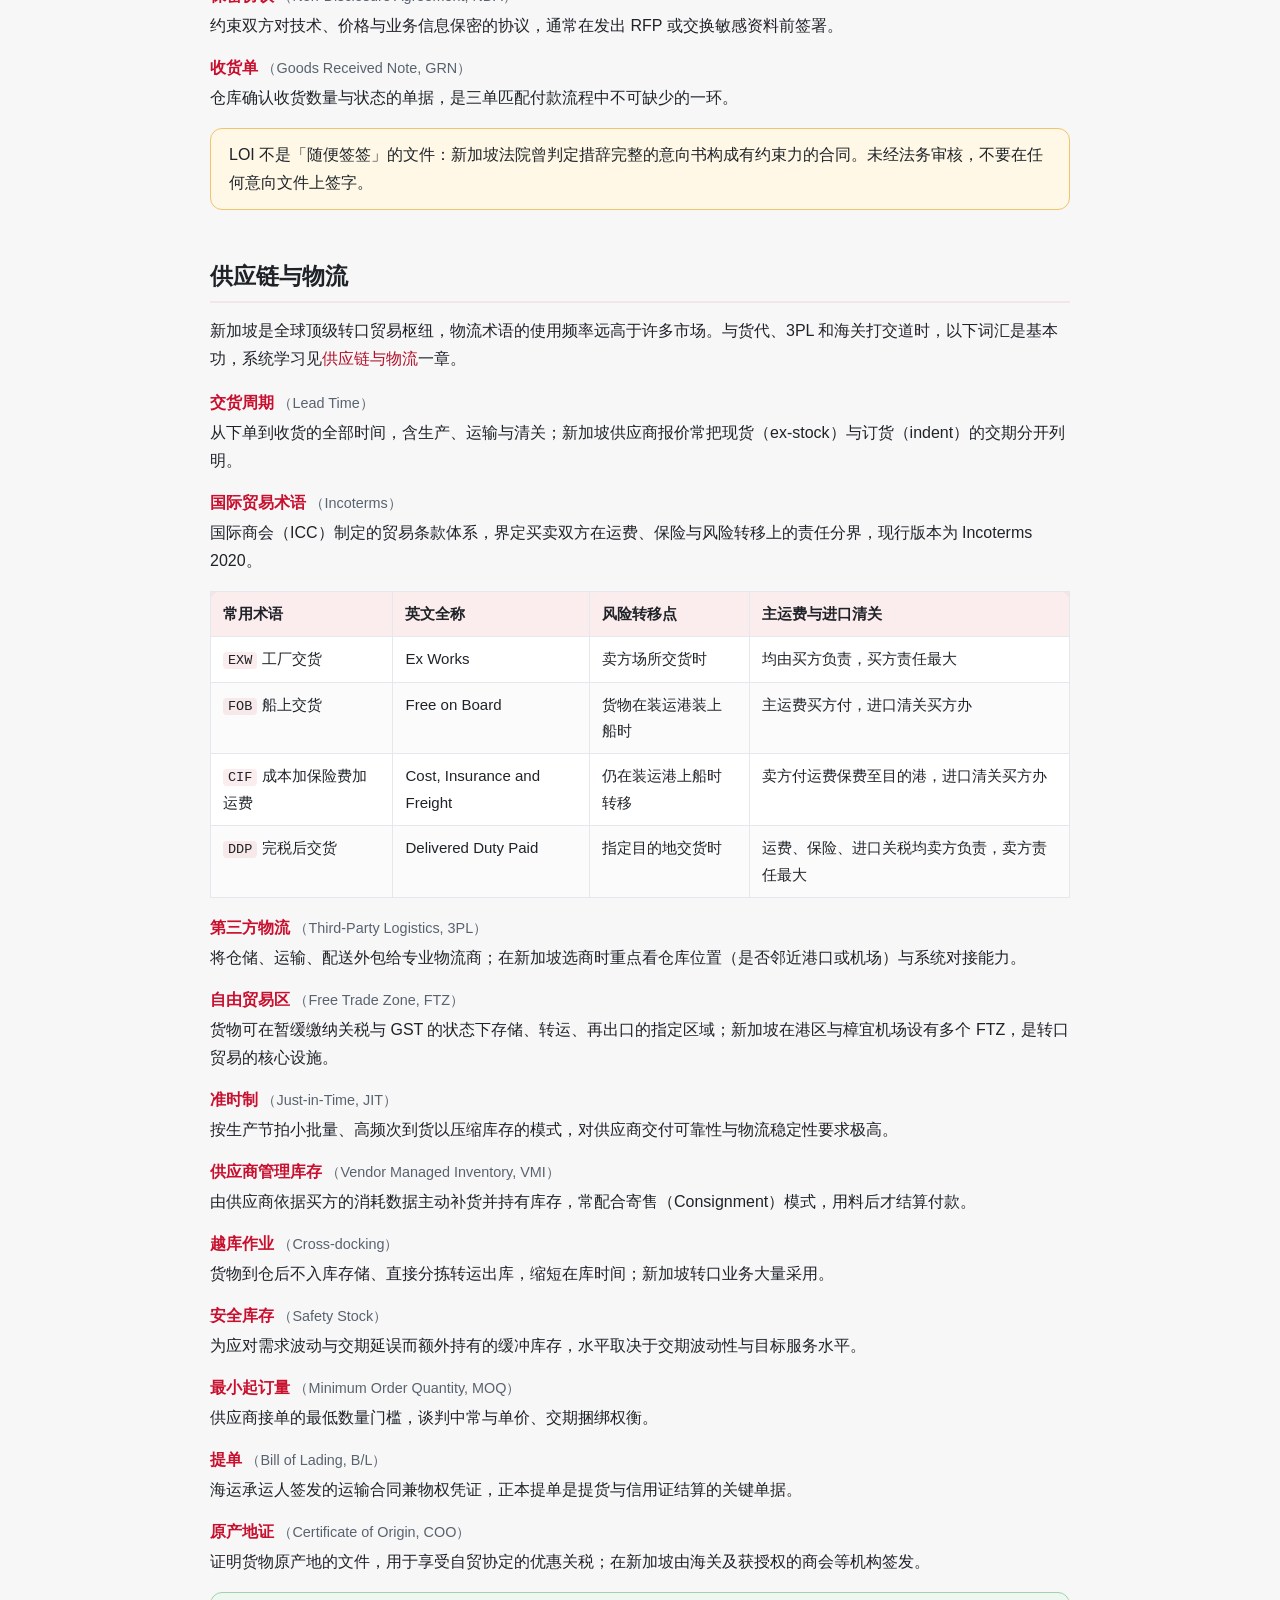
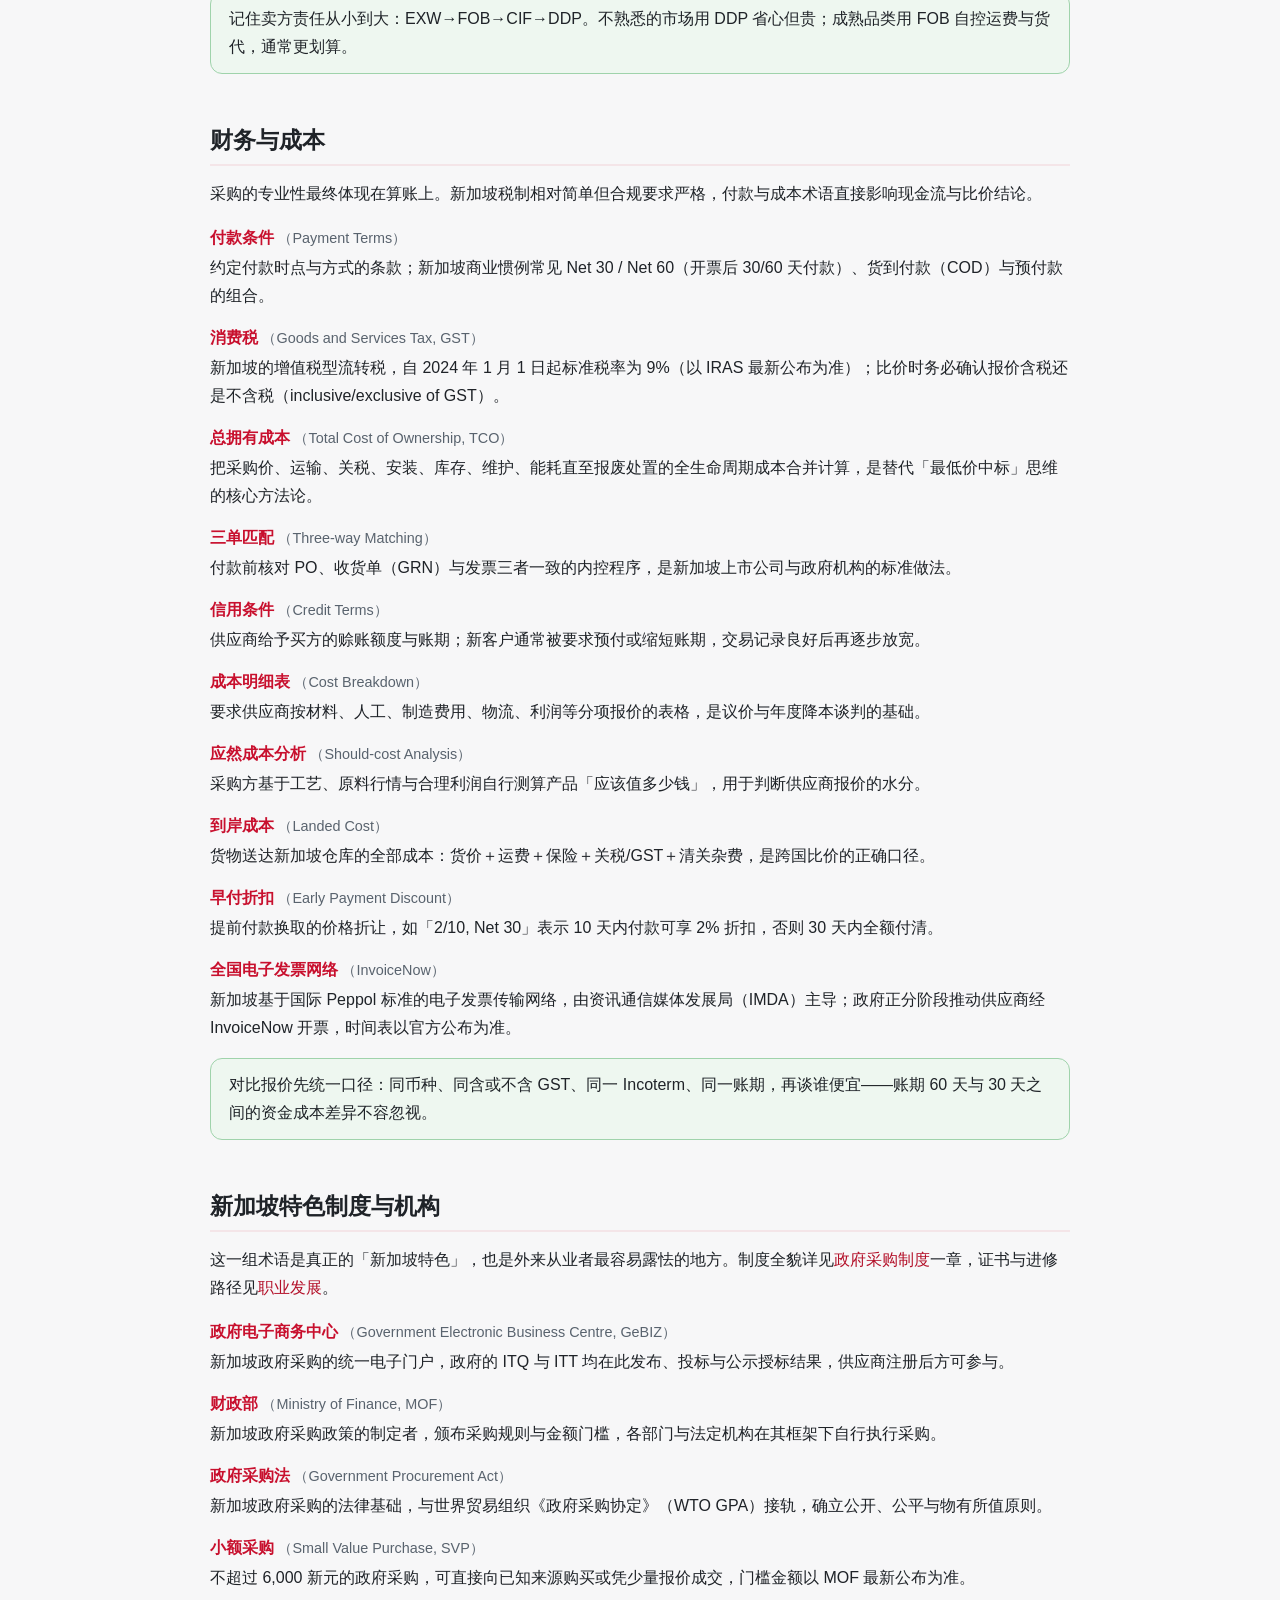
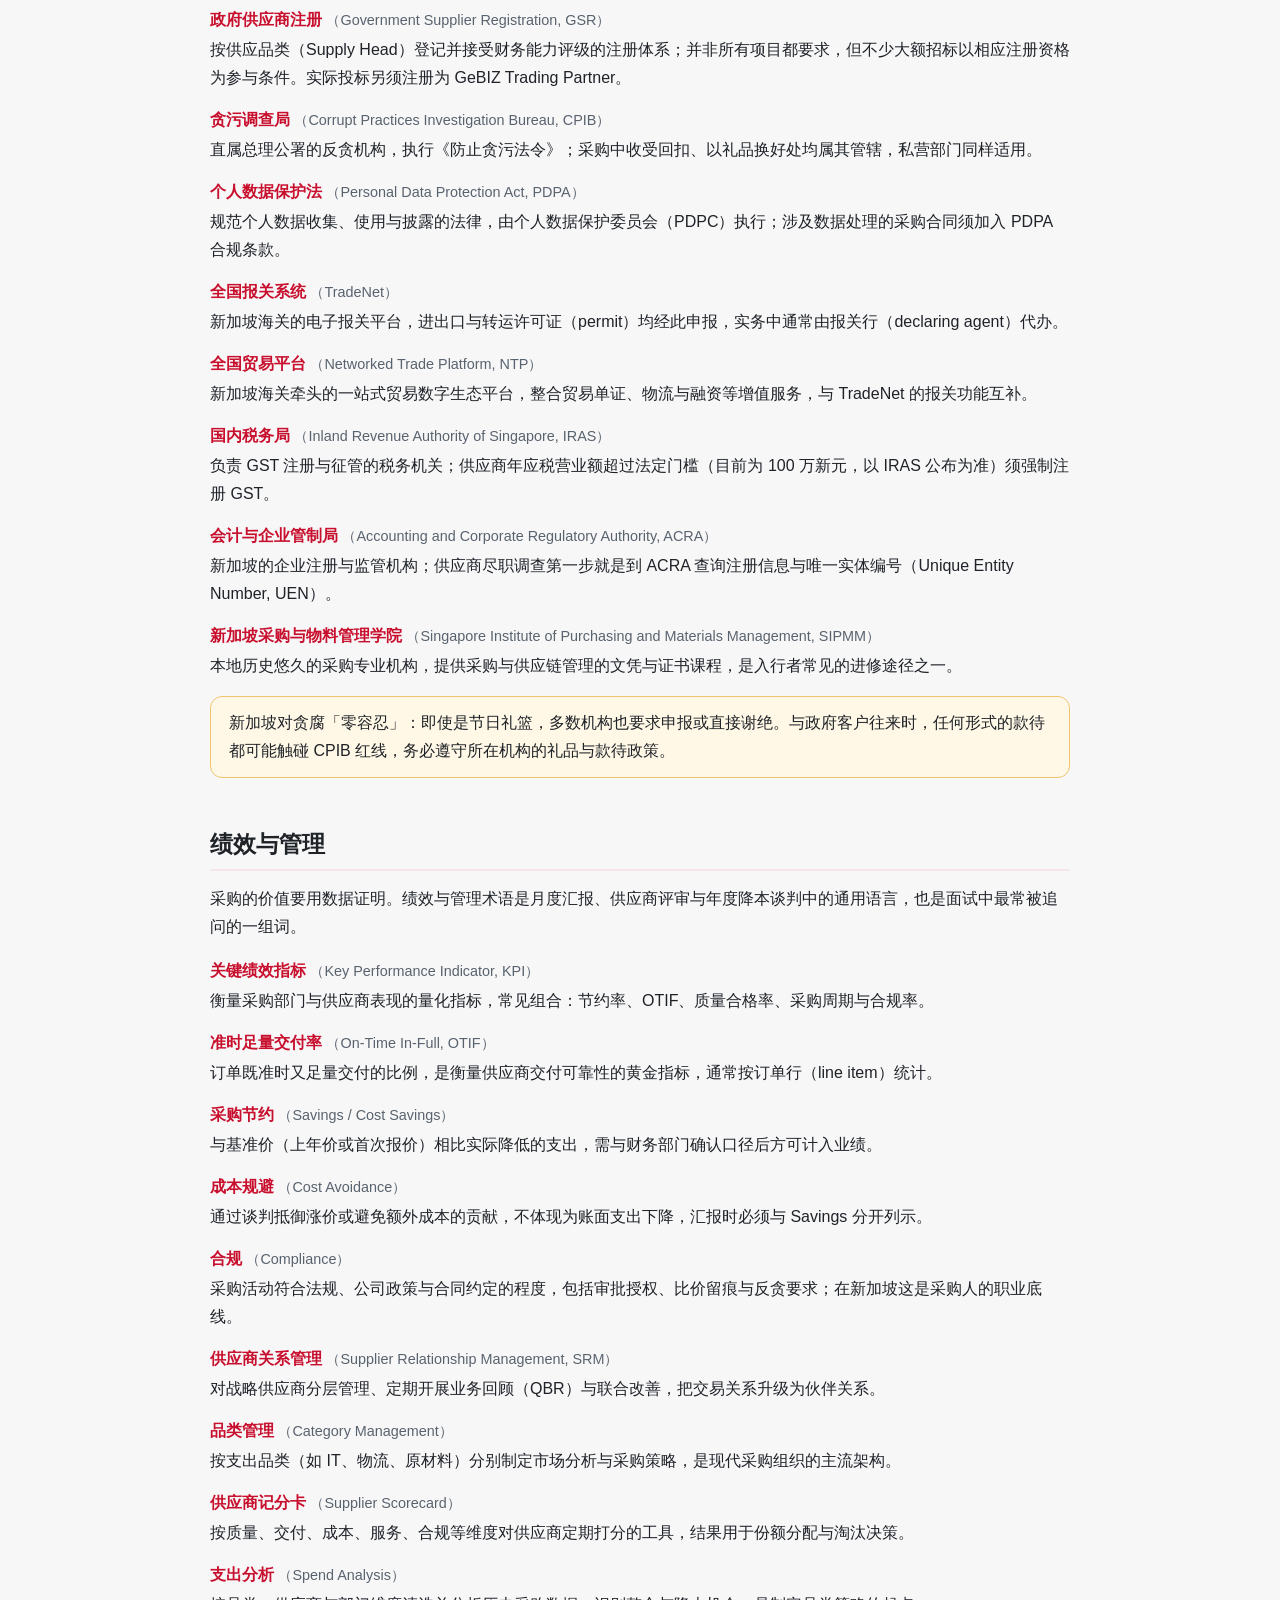
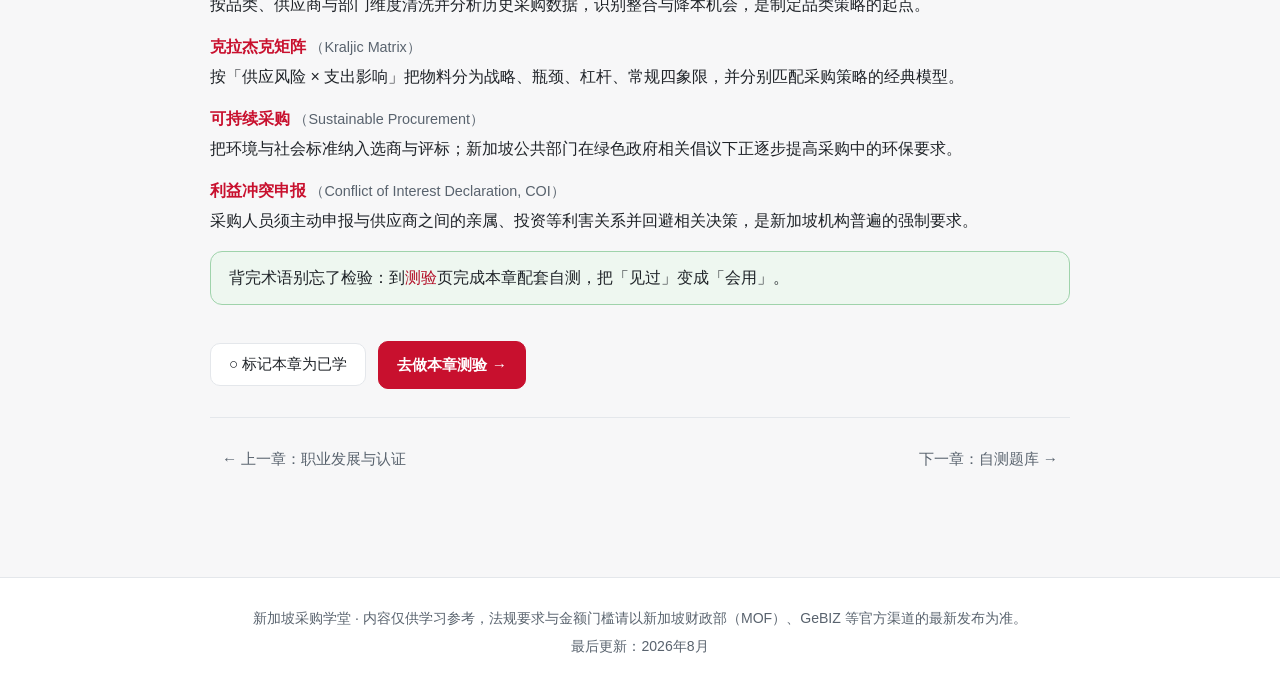
<file: glossary.html>
<!DOCTYPE html>
<html lang="zh-CN">
<head>
<meta charset="UTF-8">
<meta name="viewport" content="width=device-width, initial-scale=1.0">
<title>采购术语表（中英对照）｜新加坡采购学堂</title>
<meta name="description" content="本章按六大主题整理近 70 个新加坡采购高频术语，涵盖寻源招标、合同单证、供应链物流、财务成本、特色制度与绩效管理，每条给出中文名、英文全称与新加坡语境下的准确用法。">
<link rel="stylesheet" href="assets/style.css">
</head>
<body>
<a class="skip-link" href="#main">跳到主要内容</a>
<header class="site-header">
  <div class="wrap header-inner">
    <a class="logo" href="index.html"><span class="logo-mark">SG</span> 新加坡采购学堂</a>
    <button class="nav-toggle" aria-label="打开菜单" aria-expanded="false">☰</button>
    <nav class="site-nav" id="site-nav">
      <a href="index.html">首页</a>
      <a href="overview.html">行业概览</a>
      <a href="government.html">政府采购</a>
      <a href="process.html">采购实务</a>
      <a href="legal.html">法律合规</a>
      <a href="supplychain.html">供应链生态</a>
      <a href="career.html">职业与认证</a>
      <a href="glossary.html">术语表</a>
      <a href="quiz.html">自测题库</a>
    </nav>
  </div>
</header>
<main id="main" class="wrap page">
  <article class="content">
    <header class="page-head">
      <p class="eyebrow">模块 7</p>
      <h1>采购术语表（中英对照）</h1>
      <div class="intro"><p>术语是行业的通行证。同一个缩写，在中国采购圈与新加坡采购圈可能指向完全不同的东西——在这里，ITQ 和 ITT 是政府采购的法定程序，GeBIZ 是投标人每天要登录的门户，GST 直接写进每一张报价单。本章按六大主题整理了近 70 个高频术语，每条给出中文名、英文全称与新加坡语境下的准确用法。</p><p>建议的用法：第一遍通读建立框架，之后当工具书随查随用；配合<a href="process.html">采购流程</a>与<a href="government.html">政府采购制度</a>两章学习效果更佳。</p></div>
    </header>
    <div class="callout keypoints">
      <h2>🔑 关键要点</h2>
      <ul>
        <li>RFI 问情况、RFQ 问价格、RFP 问方案，三者常按「先摸底、再招标」的顺序串联使用。</li>
        <li>新加坡政府采购按金额分三级：小额采购（SVP，不超过 6,000 新元）、报价采购（ITQ，不超过 90,000 新元）、招标采购（ITT，超过 90,000 新元），具体门槛以财政部（MOF）最新公布为准。</li>
        <li>GeBIZ 是新加坡政府采购的统一电子门户，供应商须注册为 GeBIZ Trading Partner 方可投标，部分项目另要求政府供应商注册（GSR）。</li>
        <li>Incoterms 中卖方责任从小到大依次为 EXW→FOB→CIF→DDP，比价前必须统一贸易术语口径。</li>
        <li>总拥有成本（TCO）与到岸成本（Landed Cost）才是比价的正确口径，最低单价不等于最低成本。</li>
        <li>新加坡 GST 标准税率自 2024 年 1 月 1 日起为 9%（以 IRAS 公布为准），报价须确认含税与否；付款内控靠 PO、收货单、发票三单匹配。</li>
        <li>OTIF 是衡量供应商交付绩效的黄金指标；Savings 与 Cost Avoidance 必须分开汇报。</li>
        <li>CPIB 反贪与 PDPA 个人数据保护是不可触碰的合规红线，利益冲突必须主动申报并回避。</li>
      </ul>
    </div>
    <nav class="toc" aria-label="本页导览">
      <h2>本页导览</h2>
      <ol>
        <li><a href="#s1">采购方式与寻源</a></li>
        <li><a href="#s2">合同与单证</a></li>
        <li><a href="#s3">供应链与物流</a></li>
        <li><a href="#s4">财务与成本</a></li>
        <li><a href="#s5">新加坡特色制度与机构</a></li>
        <li><a href="#s6">绩效与管理</a></li>
      </ol>
    </nav>
    <section id="s1">
      <h2>采购方式与寻源</h2>
      <p>寻源（Sourcing）是采购流程的起点。新加坡政府采购与私营企业采购在寻源方式上高度制度化，以下术语在 GeBIZ 招标公告与企业招标文件中出现频率最高，流程细节可参考<a href="process.html">采购流程</a>一章。</p><dl class="glossary"><dt>询价 <span class="en">（Request for Quotation, RFQ）</span></dt><dd>向供应商索取报价的正式文件，适用于规格明确、以价格为主要决策因素的采购；新加坡企业惯例是「至少三家比价」（three quotes）留痕备查。</dd><dt>建议书征求 <span class="en">（Request for Proposal, RFP）</span></dt><dd>需求复杂、无法完全写死规格时，请供应商提交技术与商务方案，按综合评分而非最低价定标。</dd><dt>信息征询 <span class="en">（Request for Information, RFI）</span></dt><dd>正式招标前用于摸底市场：了解供应商能力、技术路线与大致价位，不构成任何采购承诺。</dd><dt>报价采购 <span class="en">（Invitation to Quote, ITQ）</span></dt><dd>新加坡政府采购三级体系中的中间一级，用于超过小额采购门槛、不超过 90,000 新元的中小金额采购，在 GeBIZ 上发布，程序比公开招标简化；具体金额门槛以财政部（MOF）最新公布为准。</dd><dt>招标采购 <span class="en">（Invitation to Tender, ITT）</span></dt><dd>用于超过 90,000 新元的大额政府采购的正式招标程序，默认采用公开招标并在 GeBIZ 发布（另有选择性、限制性两种受限形态），评标、授标与结果公示均有严格程序要求。</dd><dt>公开招标 <span class="en">（Open Tender）</span></dt><dd>任何合资格供应商均可投标，是新加坡政府采购的默认方式，体现公开、公平、物有所值（value for money）三大原则。</dd><dt>选择性招标 <span class="en">（Selective Tender）</span></dt><dd>先资格预审、后邀请入围者投标的两阶段方式，常用于技术门槛高或安全要求特殊的项目。</dd><dt>限制性招标 <span class="en">（Limited Tender）</span></dt><dd>只邀请一家或少数供应商投标，仅在紧急、国家安全或无替代来源等特定情形下使用，须书面论证理由并经授权批准。</dd><dt>电子逆向拍卖 <span class="en">（eAuction / Reverse Auction）</span></dt><dd>供应商在线上限时竞相降价，价低者得，适合规格标准化、竞争充分的品类，常与 RFQ 结合使用。</dd><dt>意向征集 <span class="en">（Expression of Interest, EOI）</span></dt><dd>在大型或创新项目启动前征集有意向的供应商，用于市场测试与形成后续邀标名单。</dd><dt>资格预审 <span class="en">（Pre-qualification）</span></dt><dd>按财务实力、过往业绩、认证资质等条件先行筛选供应商，通过者方可参与后续投标。</dd><dt>单一来源采购 <span class="en">（Single Sourcing）</span></dt><dd>买方主动选择只用一家供应商，以换取规模价格与深度合作；与被动的「唯一来源」（Sole Source，市场上仅此一家能供）不同。</dd></dl><div class="tip">记忆口诀：RFI 问情况、RFQ 问价格、RFP 问方案；三者常按「RFI 摸底 → RFQ/RFP 招标 → 评标定标」的顺序串联使用。</div>
    </section>
    <section id="s2">
      <h2>合同与单证</h2>
      <p>合同与单证术语贯穿从下单到付款的全过程。新加坡合同法承袭英美法系，条款措辞的法律效力极强，签字前务必理解每一个缩写的含义，深入内容见<a href="legal.html">法律与合同</a>一章。</p><dl class="glossary"><dt>采购订单 <span class="en">（Purchase Order, PO）</span></dt><dd>买方发出的正式订购文件，供应商接受后即构成合同；PO 号码是新加坡企业对账、收货与付款的唯一索引。</dd><dt>请购单 <span class="en">（Purchase Requisition, PR）</span></dt><dd>内部需求部门发起的采购申请，经预算与授权审批后由采购部转为 PO，是内控的第一道关口。</dd><dt>意向书 <span class="en">（Letter of Intent, LOI）</span></dt><dd>正式合同签署前表达合作意向的文件；在新加坡法律下是否具约束力取决于措辞，常需注明「Subject to Contract」以免被认定为已成立合同。</dd><dt>授标函 <span class="en">（Letter of Acceptance / Letter of Award, LOA）</span></dt><dd>买方接受投标的正式通知；政府项目中 LOA 发出即成立合同关系，之后再签署详细合同文本。</dd><dt>服务水平协议 <span class="en">（Service Level Agreement, SLA）</span></dt><dd>量化服务标准的合同附件，如响应时间、系统可用率、修复时限，并约定未达标时的扣款或补救机制。</dd><dt>违约赔偿金 <span class="en">（Liquidated Damages, LD）</span></dt><dd>合同中预先约定的延误或违约赔偿额（如每延迟一日扣合同价的一定百分比）；金额须是对损失的合理预估，否则可能被法院认定为罚金而不获支持。</dd><dt>框架协议 <span class="en">（Framework Agreement）</span></dt><dd>先约定价格、条款与期限（常见 1—3 年）的总协议，实际需求发生时以 PO 调用（call-off），免去重复招标。</dd><dt>变更单 <span class="en">（Variation Order, VO）</span></dt><dd>合同执行中对范围、数量或规格的正式变更文件，须经授权审批并同步调整价格与工期，是工程与 IT 项目成本失控的高发点。</dd><dt>工作说明书 <span class="en">（Statement of Work, SOW）</span></dt><dd>定义交付物、里程碑、验收标准与双方责任的技术附件，是 RFP 与服务合同的核心组成部分。</dd><dt>履约保证金 <span class="en">（Performance Bond）</span></dt><dd>供应商通过银行或保险公司出具的履约担保（常见为合同价的一定百分比），买方可在其违约时凭此索赔；新加坡政府大额合同普遍要求。</dd><dt>保密协议 <span class="en">（Non-Disclosure Agreement, NDA）</span></dt><dd>约束双方对技术、价格与业务信息保密的协议，通常在发出 RFP 或交换敏感资料前签署。</dd><dt>收货单 <span class="en">（Goods Received Note, GRN）</span></dt><dd>仓库确认收货数量与状态的单据，是三单匹配付款流程中不可缺少的一环。</dd></dl><div class="warn">LOI 不是「随便签签」的文件：新加坡法院曾判定措辞完整的意向书构成有约束力的合同。未经法务审核，不要在任何意向文件上签字。</div>
    </section>
    <section id="s3">
      <h2>供应链与物流</h2>
      <p>新加坡是全球顶级转口贸易枢纽，物流术语的使用频率远高于许多市场。与货代、3PL 和海关打交道时，以下词汇是基本功，系统学习见<a href="supplychain.html">供应链与物流</a>一章。</p><dl class="glossary"><dt>交货周期 <span class="en">（Lead Time）</span></dt><dd>从下单到收货的全部时间，含生产、运输与清关；新加坡供应商报价常把现货（ex-stock）与订货（indent）的交期分开列明。</dd><dt>国际贸易术语 <span class="en">（Incoterms）</span></dt><dd>国际商会（ICC）制定的贸易条款体系，界定买卖双方在运费、保险与风险转移上的责任分界，现行版本为 Incoterms 2020。</dd></dl><div class="table-scroll"><table><thead><tr><th>常用术语</th><th>英文全称</th><th>风险转移点</th><th>主运费与进口清关</th></tr></thead><tbody><tr><td><code>EXW</code> 工厂交货</td><td>Ex Works</td><td>卖方场所交货时</td><td>均由买方负责，买方责任最大</td></tr><tr><td><code>FOB</code> 船上交货</td><td>Free on Board</td><td>货物在装运港装上船时</td><td>主运费买方付，进口清关买方办</td></tr><tr><td><code>CIF</code> 成本加保险费加运费</td><td>Cost, Insurance and Freight</td><td>仍在装运港上船时转移</td><td>卖方付运费保费至目的港，进口清关买方办</td></tr><tr><td><code>DDP</code> 完税后交货</td><td>Delivered Duty Paid</td><td>指定目的地交货时</td><td>运费、保险、进口关税均卖方负责，卖方责任最大</td></tr></tbody></table></div><dl class="glossary"><dt>第三方物流 <span class="en">（Third-Party Logistics, 3PL）</span></dt><dd>将仓储、运输、配送外包给专业物流商；在新加坡选商时重点看仓库位置（是否邻近港口或机场）与系统对接能力。</dd><dt>自由贸易区 <span class="en">（Free Trade Zone, FTZ）</span></dt><dd>货物可在暂缓缴纳关税与 GST 的状态下存储、转运、再出口的指定区域；新加坡在港区与樟宜机场设有多个 FTZ，是转口贸易的核心设施。</dd><dt>准时制 <span class="en">（Just-in-Time, JIT）</span></dt><dd>按生产节拍小批量、高频次到货以压缩库存的模式，对供应商交付可靠性与物流稳定性要求极高。</dd><dt>供应商管理库存 <span class="en">（Vendor Managed Inventory, VMI）</span></dt><dd>由供应商依据买方的消耗数据主动补货并持有库存，常配合寄售（Consignment）模式，用料后才结算付款。</dd><dt>越库作业 <span class="en">（Cross-docking）</span></dt><dd>货物到仓后不入库存储、直接分拣转运出库，缩短在库时间；新加坡转口业务大量采用。</dd><dt>安全库存 <span class="en">（Safety Stock）</span></dt><dd>为应对需求波动与交期延误而额外持有的缓冲库存，水平取决于交期波动性与目标服务水平。</dd><dt>最小起订量 <span class="en">（Minimum Order Quantity, MOQ）</span></dt><dd>供应商接单的最低数量门槛，谈判中常与单价、交期捆绑权衡。</dd><dt>提单 <span class="en">（Bill of Lading, B/L）</span></dt><dd>海运承运人签发的运输合同兼物权凭证，正本提单是提货与信用证结算的关键单据。</dd><dt>原产地证 <span class="en">（Certificate of Origin, COO）</span></dt><dd>证明货物原产地的文件，用于享受自贸协定的优惠关税；在新加坡由海关及获授权的商会等机构签发。</dd></dl><div class="tip">记住卖方责任从小到大：EXW→FOB→CIF→DDP。不熟悉的市场用 DDP 省心但贵；成熟品类用 FOB 自控运费与货代，通常更划算。</div>
    </section>
    <section id="s4">
      <h2>财务与成本</h2>
      <p>采购的专业性最终体现在算账上。新加坡税制相对简单但合规要求严格，付款与成本术语直接影响现金流与比价结论。</p><dl class="glossary"><dt>付款条件 <span class="en">（Payment Terms）</span></dt><dd>约定付款时点与方式的条款；新加坡商业惯例常见 Net 30 / Net 60（开票后 30/60 天付款）、货到付款（COD）与预付款的组合。</dd><dt>消费税 <span class="en">（Goods and Services Tax, GST）</span></dt><dd>新加坡的增值税型流转税，自 2024 年 1 月 1 日起标准税率为 9%（以 IRAS 最新公布为准）；比价时务必确认报价含税还是不含税（inclusive/exclusive of GST）。</dd><dt>总拥有成本 <span class="en">（Total Cost of Ownership, TCO）</span></dt><dd>把采购价、运输、关税、安装、库存、维护、能耗直至报废处置的全生命周期成本合并计算，是替代「最低价中标」思维的核心方法论。</dd><dt>三单匹配 <span class="en">（Three-way Matching）</span></dt><dd>付款前核对 PO、收货单（GRN）与发票三者一致的内控程序，是新加坡上市公司与政府机构的标准做法。</dd><dt>信用条件 <span class="en">（Credit Terms）</span></dt><dd>供应商给予买方的赊账额度与账期；新客户通常被要求预付或缩短账期，交易记录良好后再逐步放宽。</dd><dt>成本明细表 <span class="en">（Cost Breakdown）</span></dt><dd>要求供应商按材料、人工、制造费用、物流、利润等分项报价的表格，是议价与年度降本谈判的基础。</dd><dt>应然成本分析 <span class="en">（Should-cost Analysis）</span></dt><dd>采购方基于工艺、原料行情与合理利润自行测算产品「应该值多少钱」，用于判断供应商报价的水分。</dd><dt>到岸成本 <span class="en">（Landed Cost）</span></dt><dd>货物送达新加坡仓库的全部成本：货价＋运费＋保险＋关税/GST＋清关杂费，是跨国比价的正确口径。</dd><dt>早付折扣 <span class="en">（Early Payment Discount）</span></dt><dd>提前付款换取的价格折让，如「2/10, Net 30」表示 10 天内付款可享 2% 折扣，否则 30 天内全额付清。</dd><dt>全国电子发票网络 <span class="en">（InvoiceNow）</span></dt><dd>新加坡基于国际 Peppol 标准的电子发票传输网络，由资讯通信媒体发展局（IMDA）主导；政府正分阶段推动供应商经 InvoiceNow 开票，时间表以官方公布为准。</dd></dl><div class="tip">对比报价先统一口径：同币种、同含或不含 GST、同一 Incoterm、同一账期，再谈谁便宜——账期 60 天与 30 天之间的资金成本差异不容忽视。</div>
    </section>
    <section id="s5">
      <h2>新加坡特色制度与机构</h2>
      <p>这一组术语是真正的「新加坡特色」，也是外来从业者最容易露怯的地方。制度全貌详见<a href="government.html">政府采购制度</a>一章，证书与进修路径见<a href="career.html">职业发展</a>。</p><dl class="glossary"><dt>政府电子商务中心 <span class="en">（Government Electronic Business Centre, GeBIZ）</span></dt><dd>新加坡政府采购的统一电子门户，政府的 ITQ 与 ITT 均在此发布、投标与公示授标结果，供应商注册后方可参与。</dd><dt>财政部 <span class="en">（Ministry of Finance, MOF）</span></dt><dd>新加坡政府采购政策的制定者，颁布采购规则与金额门槛，各部门与法定机构在其框架下自行执行采购。</dd><dt>政府采购法 <span class="en">（Government Procurement Act）</span></dt><dd>新加坡政府采购的法律基础，与世界贸易组织《政府采购协定》（WTO GPA）接轨，确立公开、公平与物有所值原则。</dd><dt>小额采购 <span class="en">（Small Value Purchase, SVP）</span></dt><dd>不超过 6,000 新元的政府采购，可直接向已知来源购买或凭少量报价成交，门槛金额以 MOF 最新公布为准。</dd><dt>政府供应商注册 <span class="en">（Government Supplier Registration, GSR）</span></dt><dd>按供应品类（Supply Head）登记并接受财务能力评级的注册体系；并非所有项目都要求，但不少大额招标以相应注册资格为参与条件。实际投标另须注册为 GeBIZ Trading Partner。</dd><dt>贪污调查局 <span class="en">（Corrupt Practices Investigation Bureau, CPIB）</span></dt><dd>直属总理公署的反贪机构，执行《防止贪污法令》；采购中收受回扣、以礼品换好处均属其管辖，私营部门同样适用。</dd><dt>个人数据保护法 <span class="en">（Personal Data Protection Act, PDPA）</span></dt><dd>规范个人数据收集、使用与披露的法律，由个人数据保护委员会（PDPC）执行；涉及数据处理的采购合同须加入 PDPA 合规条款。</dd><dt>全国报关系统 <span class="en">（TradeNet）</span></dt><dd>新加坡海关的电子报关平台，进出口与转运许可证（permit）均经此申报，实务中通常由报关行（declaring agent）代办。</dd><dt>全国贸易平台 <span class="en">（Networked Trade Platform, NTP）</span></dt><dd>新加坡海关牵头的一站式贸易数字生态平台，整合贸易单证、物流与融资等增值服务，与 TradeNet 的报关功能互补。</dd><dt>国内税务局 <span class="en">（Inland Revenue Authority of Singapore, IRAS）</span></dt><dd>负责 GST 注册与征管的税务机关；供应商年应税营业额超过法定门槛（目前为 100 万新元，以 IRAS 公布为准）须强制注册 GST。</dd><dt>会计与企业管制局 <span class="en">（Accounting and Corporate Regulatory Authority, ACRA）</span></dt><dd>新加坡的企业注册与监管机构；供应商尽职调查第一步就是到 ACRA 查询注册信息与唯一实体编号（Unique Entity Number, UEN）。</dd><dt>新加坡采购与物料管理学院 <span class="en">（Singapore Institute of Purchasing and Materials Management, SIPMM）</span></dt><dd>本地历史悠久的采购专业机构，提供采购与供应链管理的文凭与证书课程，是入行者常见的进修途径之一。</dd></dl><div class="warn">新加坡对贪腐「零容忍」：即使是节日礼篮，多数机构也要求申报或直接谢绝。与政府客户往来时，任何形式的款待都可能触碰 CPIB 红线，务必遵守所在机构的礼品与款待政策。</div>
    </section>
    <section id="s6">
      <h2>绩效与管理</h2>
      <p>采购的价值要用数据证明。绩效与管理术语是月度汇报、供应商评审与年度降本谈判中的通用语言，也是面试中最常被追问的一组词。</p><dl class="glossary"><dt>关键绩效指标 <span class="en">（Key Performance Indicator, KPI）</span></dt><dd>衡量采购部门与供应商表现的量化指标，常见组合：节约率、OTIF、质量合格率、采购周期与合规率。</dd><dt>准时足量交付率 <span class="en">（On-Time In-Full, OTIF）</span></dt><dd>订单既准时又足量交付的比例，是衡量供应商交付可靠性的黄金指标，通常按订单行（line item）统计。</dd><dt>采购节约 <span class="en">（Savings / Cost Savings）</span></dt><dd>与基准价（上年价或首次报价）相比实际降低的支出，需与财务部门确认口径后方可计入业绩。</dd><dt>成本规避 <span class="en">（Cost Avoidance）</span></dt><dd>通过谈判抵御涨价或避免额外成本的贡献，不体现为账面支出下降，汇报时必须与 Savings 分开列示。</dd><dt>合规 <span class="en">（Compliance）</span></dt><dd>采购活动符合法规、公司政策与合同约定的程度，包括审批授权、比价留痕与反贪要求；在新加坡这是采购人的职业底线。</dd><dt>供应商关系管理 <span class="en">（Supplier Relationship Management, SRM）</span></dt><dd>对战略供应商分层管理、定期开展业务回顾（QBR）与联合改善，把交易关系升级为伙伴关系。</dd><dt>品类管理 <span class="en">（Category Management）</span></dt><dd>按支出品类（如 IT、物流、原材料）分别制定市场分析与采购策略，是现代采购组织的主流架构。</dd><dt>供应商记分卡 <span class="en">（Supplier Scorecard）</span></dt><dd>按质量、交付、成本、服务、合规等维度对供应商定期打分的工具，结果用于份额分配与淘汰决策。</dd><dt>支出分析 <span class="en">（Spend Analysis）</span></dt><dd>按品类、供应商与部门维度清洗并分析历史采购数据，识别整合与降本机会，是制定品类策略的起点。</dd><dt>克拉杰克矩阵 <span class="en">（Kraljic Matrix）</span></dt><dd>按「供应风险 × 支出影响」把物料分为战略、瓶颈、杠杆、常规四象限，并分别匹配采购策略的经典模型。</dd><dt>可持续采购 <span class="en">（Sustainable Procurement）</span></dt><dd>把环境与社会标准纳入选商与评标；新加坡公共部门在绿色政府相关倡议下正逐步提高采购中的环保要求。</dd><dt>利益冲突申报 <span class="en">（Conflict of Interest Declaration, COI）</span></dt><dd>采购人员须主动申报与供应商之间的亲属、投资等利害关系并回避相关决策，是新加坡机构普遍的强制要求。</dd></dl><div class="tip">背完术语别忘了检验：到<a href="quiz.html">测验</a>页完成本章配套自测，把「见过」变成「会用」。</div>
    </section>
    <div class="page-actions">
      <button class="btn-done" data-module="glossary" type="button">○ 标记本章为已学</button>
      <a class="btn quiz-link" href="quiz.html?module=glossary">去做本章测验 →</a>
    </div>
    <nav class="prevnext">
      <a class="prev" href="career.html">← 上一章：职业发展与认证</a>
      <a class="next" href="quiz.html">下一章：自测题库 →</a>
    </nav>
  </article>
</main>
<footer class="site-footer">
  <div class="wrap">
    <p>新加坡采购学堂 · 内容仅供学习参考，法规要求与金额门槛请以新加坡财政部（MOF）、GeBIZ 等官方渠道的最新发布为准。</p>
    <p>最后更新：2026年8月</p>
  </div>
</footer>
<script src="assets/site.js"></script>
</body>
</html>
</file>
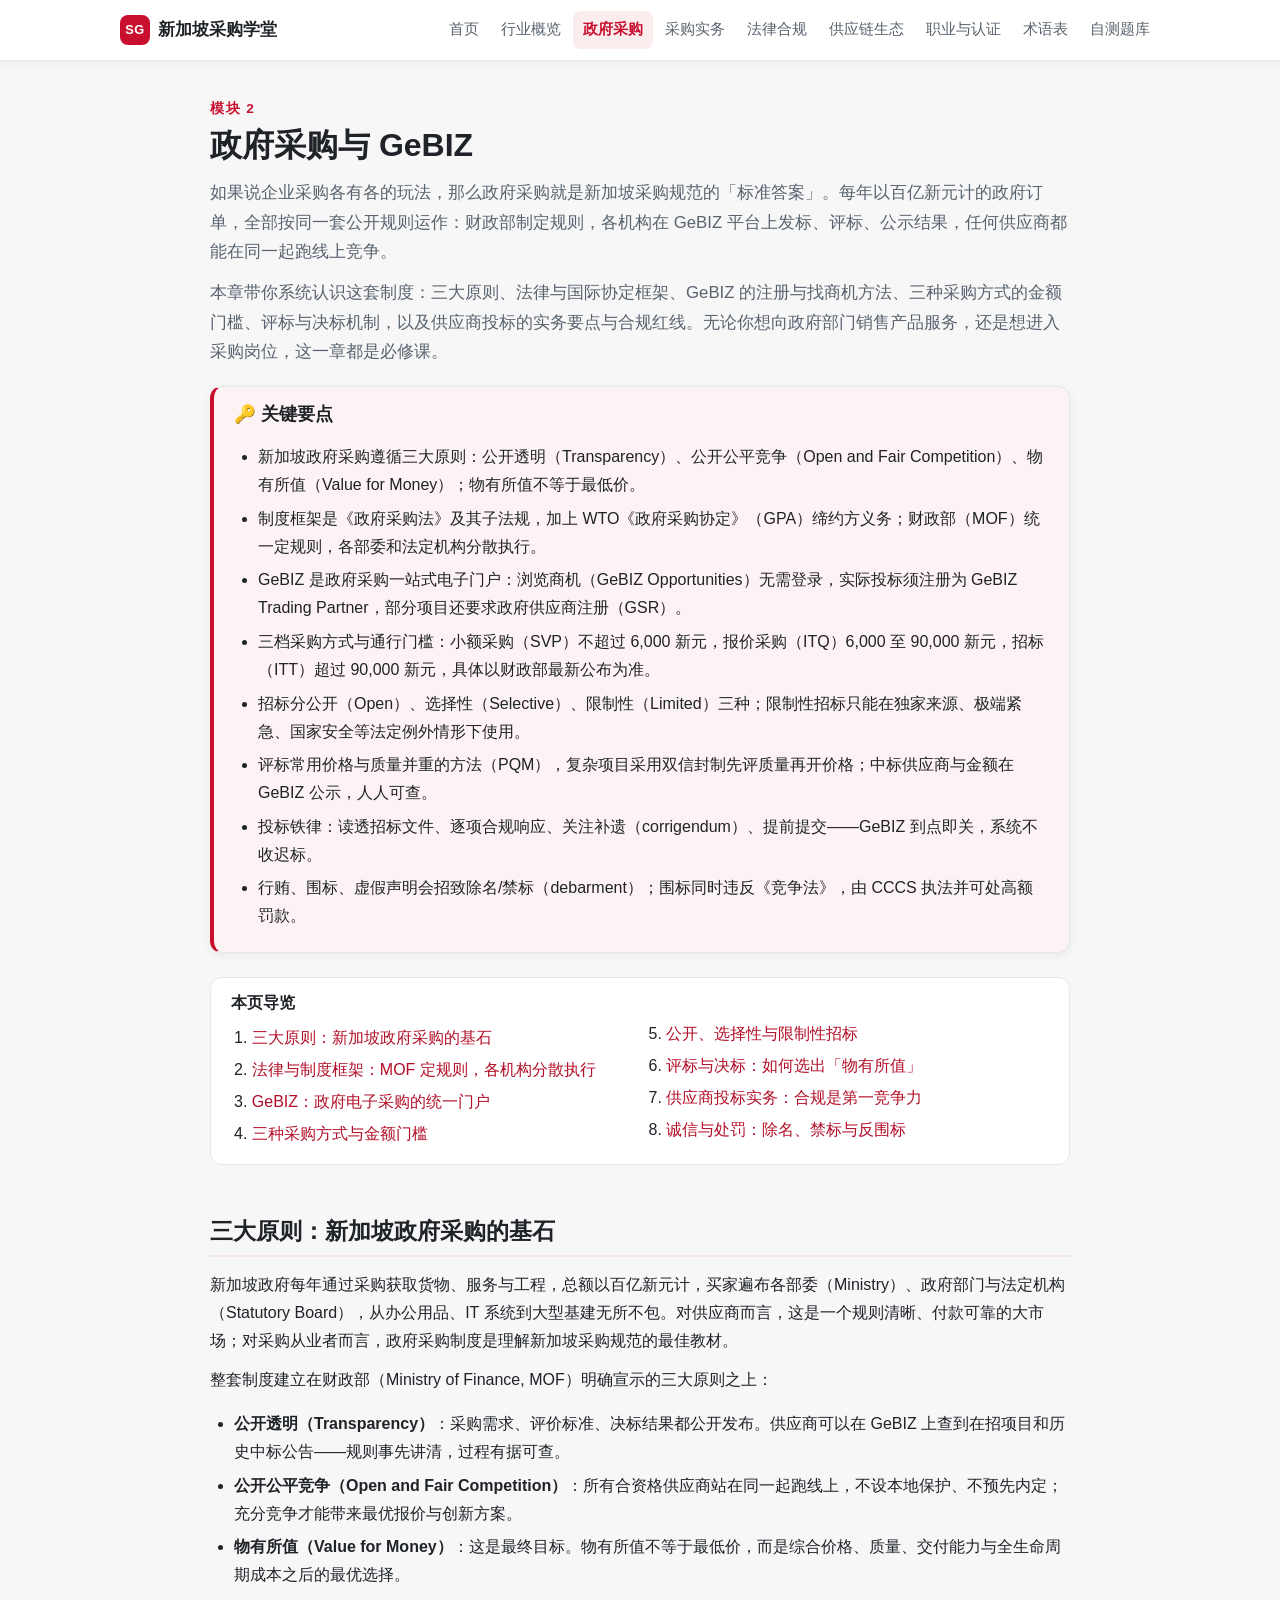
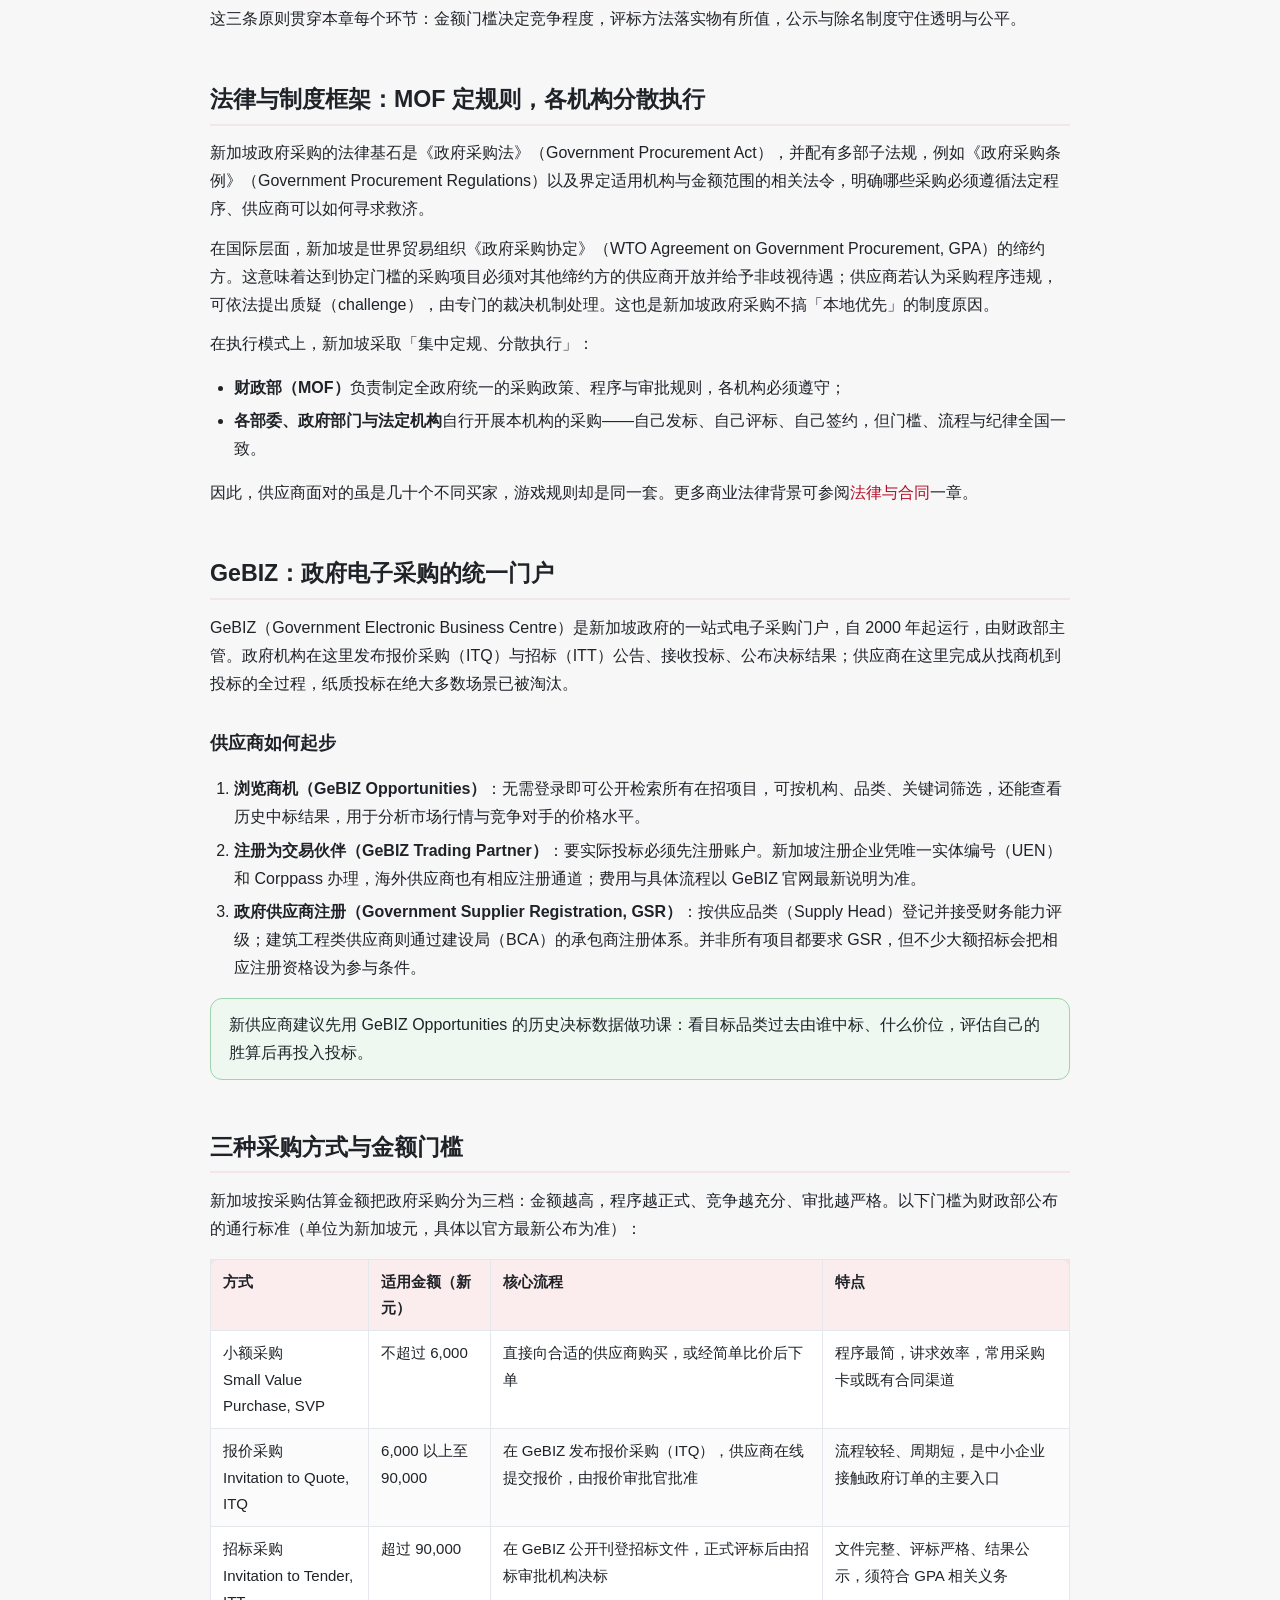
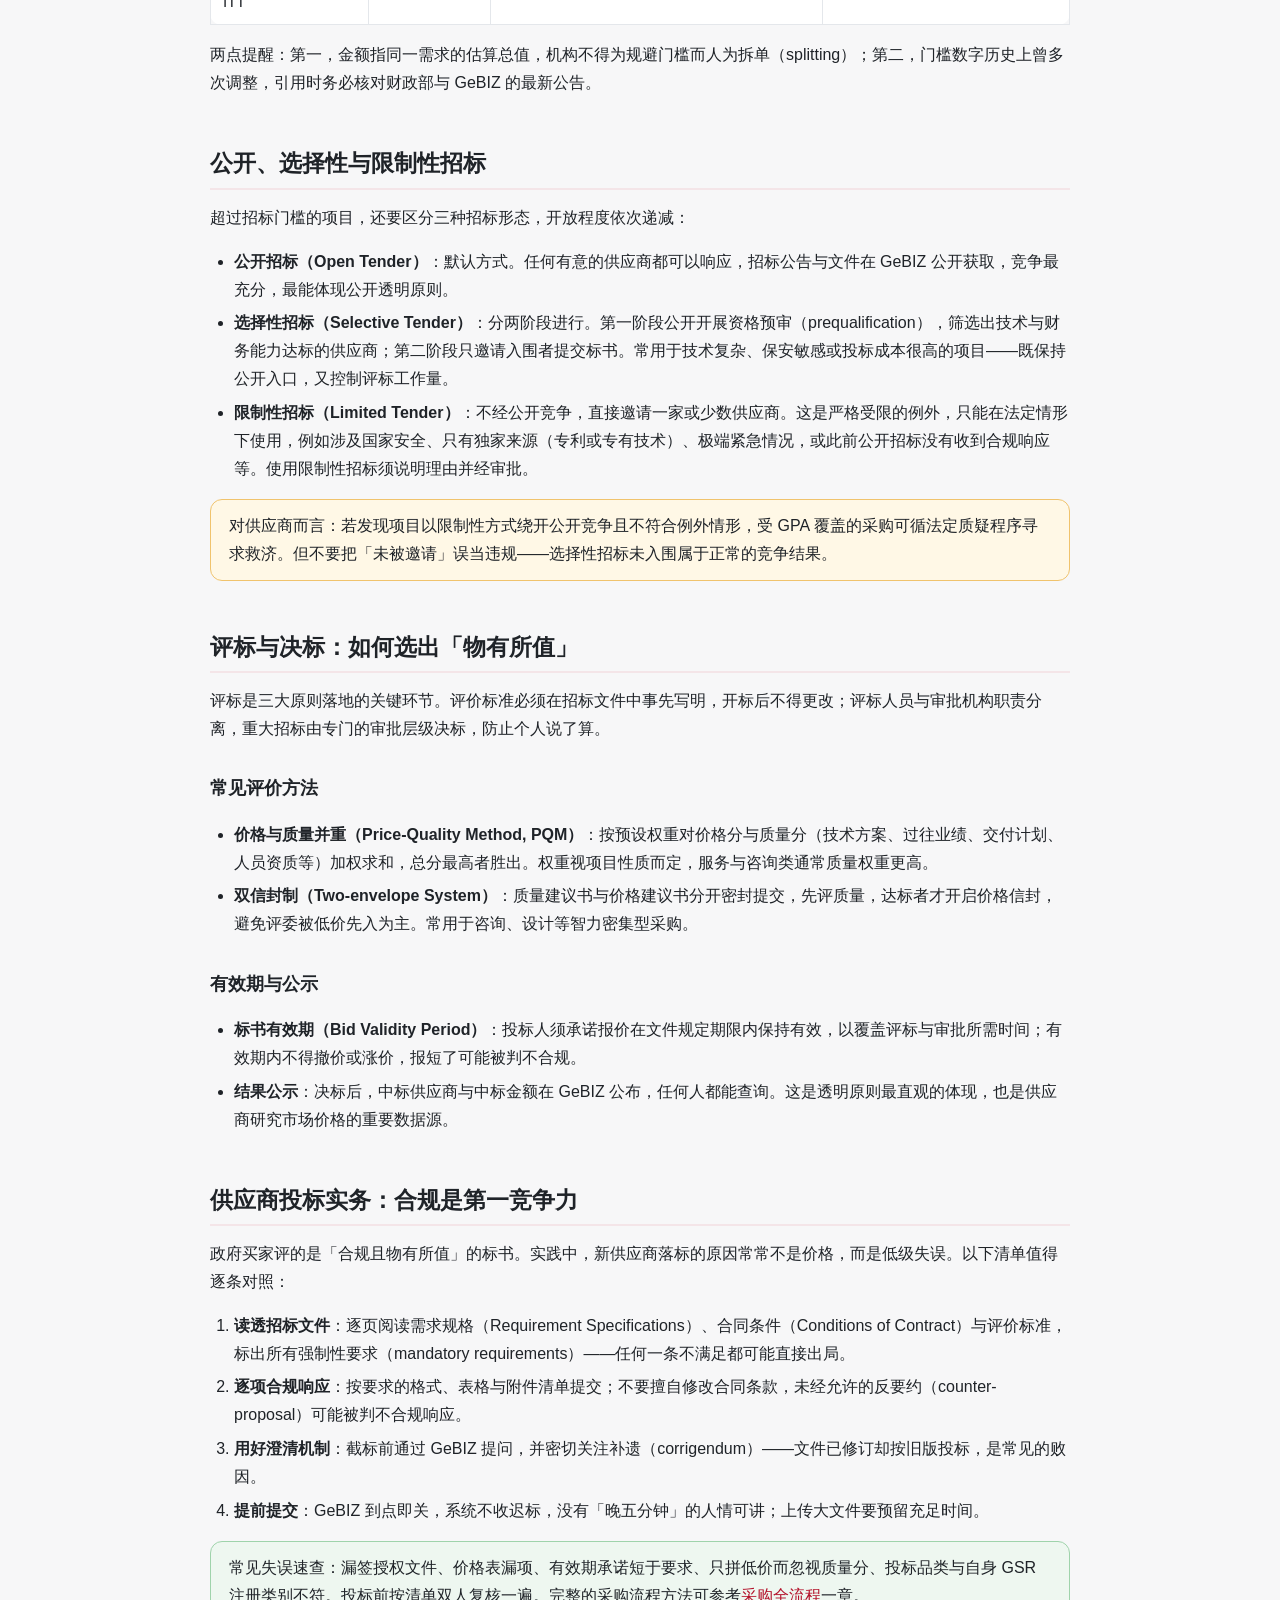
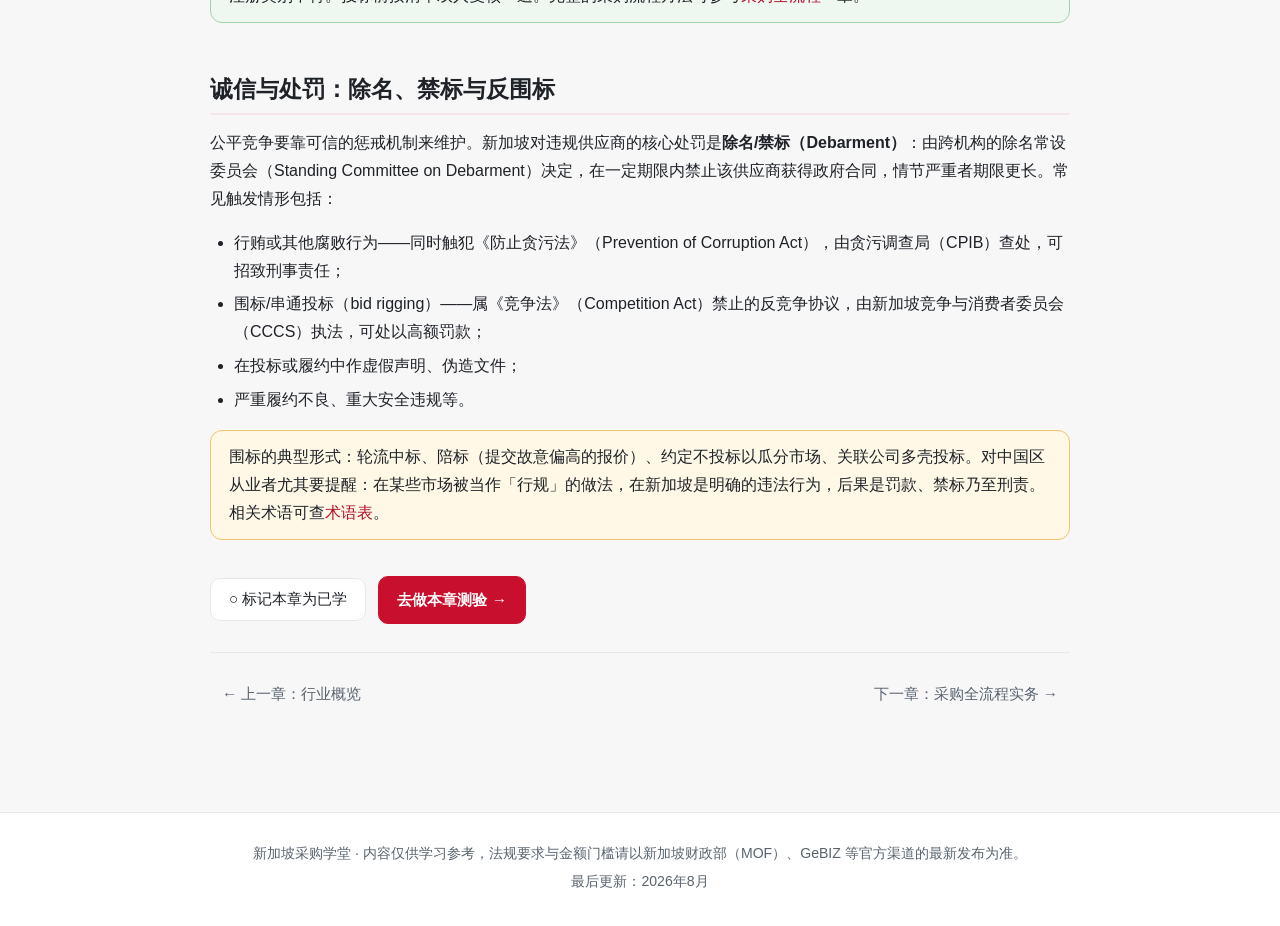
<file: government.html>
<!DOCTYPE html>
<html lang="zh-CN">
<head>
<meta charset="UTF-8">
<meta name="viewport" content="width=device-width, initial-scale=1.0">
<title>政府采购与 GeBIZ｜新加坡采购学堂</title>
<meta name="description" content="系统认识新加坡政府采购制度：三大原则、法律与国际协定框架、GeBIZ 注册与找商机方法、三种采购方式的金额门槛、评标与决标机制，以及供应商投标实务要点与合规红线。">
<link rel="stylesheet" href="assets/style.css">
</head>
<body>
<a class="skip-link" href="#main">跳到主要内容</a>
<header class="site-header">
  <div class="wrap header-inner">
    <a class="logo" href="index.html"><span class="logo-mark">SG</span> 新加坡采购学堂</a>
    <button class="nav-toggle" aria-label="打开菜单" aria-expanded="false">☰</button>
    <nav class="site-nav" id="site-nav">
      <a href="index.html">首页</a>
      <a href="overview.html">行业概览</a>
      <a href="government.html">政府采购</a>
      <a href="process.html">采购实务</a>
      <a href="legal.html">法律合规</a>
      <a href="supplychain.html">供应链生态</a>
      <a href="career.html">职业与认证</a>
      <a href="glossary.html">术语表</a>
      <a href="quiz.html">自测题库</a>
    </nav>
  </div>
</header>
<main id="main" class="wrap page">
  <article class="content">
    <header class="page-head">
      <p class="eyebrow">模块 2</p>
      <h1>政府采购与 GeBIZ</h1>
      <div class="intro"><p>如果说企业采购各有各的玩法，那么政府采购就是新加坡采购规范的「标准答案」。每年以百亿新元计的政府订单，全部按同一套公开规则运作：财政部制定规则，各机构在 GeBIZ 平台上发标、评标、公示结果，任何供应商都能在同一起跑线上竞争。</p><p>本章带你系统认识这套制度：三大原则、法律与国际协定框架、GeBIZ 的注册与找商机方法、三种采购方式的金额门槛、评标与决标机制，以及供应商投标的实务要点与合规红线。无论你想向政府部门销售产品服务，还是想进入采购岗位，这一章都是必修课。</p></div>
    </header>
    <div class="callout keypoints">
      <h2>🔑 关键要点</h2>
      <ul>
        <li>新加坡政府采购遵循三大原则：公开透明（Transparency）、公开公平竞争（Open and Fair Competition）、物有所值（Value for Money）；物有所值不等于最低价。</li>
        <li>制度框架是《政府采购法》及其子法规，加上 WTO《政府采购协定》（GPA）缔约方义务；财政部（MOF）统一定规则，各部委和法定机构分散执行。</li>
        <li>GeBIZ 是政府采购一站式电子门户：浏览商机（GeBIZ Opportunities）无需登录，实际投标须注册为 GeBIZ Trading Partner，部分项目还要求政府供应商注册（GSR）。</li>
        <li>三档采购方式与通行门槛：小额采购（SVP）不超过 6,000 新元，报价采购（ITQ）6,000 至 90,000 新元，招标（ITT）超过 90,000 新元，具体以财政部最新公布为准。</li>
        <li>招标分公开（Open）、选择性（Selective）、限制性（Limited）三种；限制性招标只能在独家来源、极端紧急、国家安全等法定例外情形下使用。</li>
        <li>评标常用价格与质量并重的方法（PQM），复杂项目采用双信封制先评质量再开价格；中标供应商与金额在 GeBIZ 公示，人人可查。</li>
        <li>投标铁律：读透招标文件、逐项合规响应、关注补遗（corrigendum）、提前提交——GeBIZ 到点即关，系统不收迟标。</li>
        <li>行贿、围标、虚假声明会招致除名/禁标（debarment）；围标同时违反《竞争法》，由 CCCS 执法并可处高额罚款。</li>
      </ul>
    </div>
    <nav class="toc" aria-label="本页导览">
      <h2>本页导览</h2>
      <ol>
        <li><a href="#s1">三大原则：新加坡政府采购的基石</a></li>
        <li><a href="#s2">法律与制度框架：MOF 定规则，各机构分散执行</a></li>
        <li><a href="#s3">GeBIZ：政府电子采购的统一门户</a></li>
        <li><a href="#s4">三种采购方式与金额门槛</a></li>
        <li><a href="#s5">公开、选择性与限制性招标</a></li>
        <li><a href="#s6">评标与决标：如何选出「物有所值」</a></li>
        <li><a href="#s7">供应商投标实务：合规是第一竞争力</a></li>
        <li><a href="#s8">诚信与处罚：除名、禁标与反围标</a></li>
      </ol>
    </nav>
    <section id="s1">
      <h2>三大原则：新加坡政府采购的基石</h2>
      <p>新加坡政府每年通过采购获取货物、服务与工程，总额以百亿新元计，买家遍布各部委（Ministry）、政府部门与法定机构（<span class="en">Statutory Board</span>），从办公用品、IT 系统到大型基建无所不包。对供应商而言，这是一个规则清晰、付款可靠的大市场；对采购从业者而言，政府采购制度是理解新加坡采购规范的最佳教材。</p><p>整套制度建立在财政部（<span class="en">Ministry of Finance, MOF</span>）明确宣示的三大原则之上：</p><ul><li><strong>公开透明（<span class="en">Transparency</span>）</strong>：采购需求、评价标准、决标结果都公开发布。供应商可以在 GeBIZ 上查到在招项目和历史中标公告——规则事先讲清，过程有据可查。</li><li><strong>公开公平竞争（<span class="en">Open and Fair Competition</span>）</strong>：所有合资格供应商站在同一起跑线上，不设本地保护、不预先内定；充分竞争才能带来最优报价与创新方案。</li><li><strong>物有所值（<span class="en">Value for Money</span>）</strong>：这是最终目标。物有所值不等于最低价，而是综合价格、质量、交付能力与全生命周期成本之后的最优选择。</li></ul><p>这三条原则贯穿本章每个环节：金额门槛决定竞争程度，评标方法落实物有所值，公示与除名制度守住透明与公平。</p>
    </section>
    <section id="s2">
      <h2>法律与制度框架：MOF 定规则，各机构分散执行</h2>
      <p>新加坡政府采购的法律基石是《政府采购法》（<span class="en">Government Procurement Act</span>），并配有多部子法规，例如《政府采购条例》（<span class="en">Government Procurement Regulations</span>）以及界定适用机构与金额范围的相关法令，明确哪些采购必须遵循法定程序、供应商可以如何寻求救济。</p><p>在国际层面，新加坡是世界贸易组织《政府采购协定》（<span class="en">WTO Agreement on Government Procurement, GPA</span>）的缔约方。这意味着达到协定门槛的采购项目必须对其他缔约方的供应商开放并给予非歧视待遇；供应商若认为采购程序违规，可依法提出质疑（<span class="en">challenge</span>），由专门的裁决机制处理。这也是新加坡政府采购不搞「本地优先」的制度原因。</p><p>在执行模式上，新加坡采取「集中定规、分散执行」：</p><ul><li><strong>财政部（MOF）</strong>负责制定全政府统一的采购政策、程序与审批规则，各机构必须遵守；</li><li><strong>各部委、政府部门与法定机构</strong>自行开展本机构的采购——自己发标、自己评标、自己签约，但门槛、流程与纪律全国一致。</li></ul><p>因此，供应商面对的虽是几十个不同买家，游戏规则却是同一套。更多商业法律背景可参阅<a href="legal.html">法律与合同</a>一章。</p>
    </section>
    <section id="s3">
      <h2>GeBIZ：政府电子采购的统一门户</h2>
      <p>GeBIZ（<span class="en">Government Electronic Business Centre</span>）是新加坡政府的一站式电子采购门户，自 2000 年起运行，由财政部主管。政府机构在这里发布报价采购（ITQ）与招标（ITT）公告、接收投标、公布决标结果；供应商在这里完成从找商机到投标的全过程，纸质投标在绝大多数场景已被淘汰。</p><h3>供应商如何起步</h3><ol><li><strong>浏览商机（<span class="en">GeBIZ Opportunities</span>）</strong>：无需登录即可公开检索所有在招项目，可按机构、品类、关键词筛选，还能查看历史中标结果，用于分析市场行情与竞争对手的价格水平。</li><li><strong>注册为交易伙伴（<span class="en">GeBIZ Trading Partner</span>）</strong>：要实际投标必须先注册账户。新加坡注册企业凭唯一实体编号（<span class="en">UEN</span>）和 Corppass 办理，海外供应商也有相应注册通道；费用与具体流程以 GeBIZ 官网最新说明为准。</li><li><strong>政府供应商注册（<span class="en">Government Supplier Registration, GSR</span>）</strong>：按供应品类（<span class="en">Supply Head</span>）登记并接受财务能力评级；建筑工程类供应商则通过建设局（<span class="en">BCA</span>）的承包商注册体系。并非所有项目都要求 GSR，但不少大额招标会把相应注册资格设为参与条件。</li></ol><div class="tip"><p>新供应商建议先用 GeBIZ Opportunities 的历史决标数据做功课：看目标品类过去由谁中标、什么价位，评估自己的胜算后再投入投标。</p></div>
    </section>
    <section id="s4">
      <h2>三种采购方式与金额门槛</h2>
      <p>新加坡按采购估算金额把政府采购分为三档：金额越高，程序越正式、竞争越充分、审批越严格。以下门槛为财政部公布的通行标准（单位为新加坡元，具体以官方最新公布为准）：</p><div class="table-scroll"><table><thead><tr><th>方式</th><th>适用金额（新元）</th><th>核心流程</th><th>特点</th></tr></thead><tbody><tr><td>小额采购<br><span class="en">Small Value Purchase, SVP</span></td><td>不超过 6,000</td><td>直接向合适的供应商购买，或经简单比价后下单</td><td>程序最简，讲求效率，常用采购卡或既有合同渠道</td></tr><tr><td>报价采购<br><span class="en">Invitation to Quote, ITQ</span></td><td>6,000 以上至 90,000</td><td>在 GeBIZ 发布报价采购（ITQ），供应商在线提交报价，由报价审批官批准</td><td>流程较轻、周期短，是中小企业接触政府订单的主要入口</td></tr><tr><td>招标采购<br><span class="en">Invitation to Tender, ITT</span></td><td>超过 90,000</td><td>在 GeBIZ 公开刊登招标文件，正式评标后由招标审批机构决标</td><td>文件完整、评标严格、结果公示，须符合 GPA 相关义务</td></tr></tbody></table></div><p>两点提醒：第一，金额指同一需求的估算总值，机构不得为规避门槛而人为拆单（<span class="en">splitting</span>）；第二，门槛数字历史上曾多次调整，引用时务必核对财政部与 GeBIZ 的最新公告。</p>
    </section>
    <section id="s5">
      <h2>公开、选择性与限制性招标</h2>
      <p>超过招标门槛的项目，还要区分三种招标形态，开放程度依次递减：</p><ul><li><strong>公开招标（<span class="en">Open Tender</span>）</strong>：默认方式。任何有意的供应商都可以响应，招标公告与文件在 GeBIZ 公开获取，竞争最充分，最能体现公开透明原则。</li><li><strong>选择性招标（<span class="en">Selective Tender</span>）</strong>：分两阶段进行。第一阶段公开开展资格预审（<span class="en">prequalification</span>），筛选出技术与财务能力达标的供应商；第二阶段只邀请入围者提交标书。常用于技术复杂、保安敏感或投标成本很高的项目——既保持公开入口，又控制评标工作量。</li><li><strong>限制性招标（<span class="en">Limited Tender</span>）</strong>：不经公开竞争，直接邀请一家或少数供应商。这是严格受限的例外，只能在法定情形下使用，例如涉及国家安全、只有独家来源（专利或专有技术）、极端紧急情况，或此前公开招标没有收到合规响应等。使用限制性招标须说明理由并经审批。</li></ul><div class="warn"><p>对供应商而言：若发现项目以限制性方式绕开公开竞争且不符合例外情形，受 GPA 覆盖的采购可循法定质疑程序寻求救济。但不要把「未被邀请」误当违规——选择性招标未入围属于正常的竞争结果。</p></div>
    </section>
    <section id="s6">
      <h2>评标与决标：如何选出「物有所值」</h2>
      <p>评标是三大原则落地的关键环节。评价标准必须在招标文件中事先写明，开标后不得更改；评标人员与审批机构职责分离，重大招标由专门的审批层级决标，防止个人说了算。</p><h3>常见评价方法</h3><ul><li><strong>价格与质量并重（<span class="en">Price-Quality Method, PQM</span>）</strong>：按预设权重对价格分与质量分（技术方案、过往业绩、交付计划、人员资质等）加权求和，总分最高者胜出。权重视项目性质而定，服务与咨询类通常质量权重更高。</li><li><strong>双信封制（<span class="en">Two-envelope System</span>）</strong>：质量建议书与价格建议书分开密封提交，先评质量，达标者才开启价格信封，避免评委被低价先入为主。常用于咨询、设计等智力密集型采购。</li></ul><h3>有效期与公示</h3><ul><li><strong>标书有效期（<span class="en">Bid Validity Period</span>）</strong>：投标人须承诺报价在文件规定期限内保持有效，以覆盖评标与审批所需时间；有效期内不得撤价或涨价，报短了可能被判不合规。</li><li><strong>结果公示</strong>：决标后，中标供应商与中标金额在 GeBIZ 公布，任何人都能查询。这是透明原则最直观的体现，也是供应商研究市场价格的重要数据源。</li></ul>
    </section>
    <section id="s7">
      <h2>供应商投标实务：合规是第一竞争力</h2>
      <p>政府买家评的是「合规且物有所值」的标书。实践中，新供应商落标的原因常常不是价格，而是低级失误。以下清单值得逐条对照：</p><ol><li><strong>读透招标文件</strong>：逐页阅读需求规格（<span class="en">Requirement Specifications</span>）、合同条件（<span class="en">Conditions of Contract</span>）与评价标准，标出所有强制性要求（<span class="en">mandatory requirements</span>）——任何一条不满足都可能直接出局。</li><li><strong>逐项合规响应</strong>：按要求的格式、表格与附件清单提交；不要擅自修改合同条款，未经允许的反要约（<span class="en">counter-proposal</span>）可能被判不合规响应。</li><li><strong>用好澄清机制</strong>：截标前通过 GeBIZ 提问，并密切关注补遗（<span class="en">corrigendum</span>）——文件已修订却按旧版投标，是常见的败因。</li><li><strong>提前提交</strong>：GeBIZ 到点即关，系统不收迟标，没有「晚五分钟」的人情可讲；上传大文件要预留充足时间。</li></ol><div class="tip"><p>常见失误速查：漏签授权文件、价格表漏项、有效期承诺短于要求、只拼低价而忽视质量分、投标品类与自身 GSR 注册类别不符。投标前按清单双人复核一遍。完整的采购流程方法可参考<a href="process.html">采购全流程</a>一章。</p></div>
    </section>
    <section id="s8">
      <h2>诚信与处罚：除名、禁标与反围标</h2>
      <p>公平竞争要靠可信的惩戒机制来维护。新加坡对违规供应商的核心处罚是<strong>除名/禁标（<span class="en">Debarment</span>）</strong>：由跨机构的除名常设委员会（<span class="en">Standing Committee on Debarment</span>）决定，在一定期限内禁止该供应商获得政府合同，情节严重者期限更长。常见触发情形包括：</p><ul><li>行贿或其他腐败行为——同时触犯《防止贪污法》（<span class="en">Prevention of Corruption Act</span>），由贪污调查局（<span class="en">CPIB</span>）查处，可招致刑事责任；</li><li>围标/串通投标（<span class="en">bid rigging</span>）——属《竞争法》（<span class="en">Competition Act</span>）禁止的反竞争协议，由新加坡竞争与消费者委员会（<span class="en">CCCS</span>）执法，可处以高额罚款；</li><li>在投标或履约中作虚假声明、伪造文件；</li><li>严重履约不良、重大安全违规等。</li></ul><div class="warn"><p>围标的典型形式：轮流中标、陪标（提交故意偏高的报价）、约定不投标以瓜分市场、关联公司多壳投标。对中国区从业者尤其要提醒：在某些市场被当作「行规」的做法，在新加坡是明确的违法行为，后果是罚款、禁标乃至刑责。相关术语可查<a href="glossary.html">术语表</a>。</p></div>
    </section>
    <div class="page-actions">
      <button class="btn-done" data-module="government" type="button">○ 标记本章为已学</button>
      <a class="btn quiz-link" href="quiz.html?module=government">去做本章测验 →</a>
    </div>
    <nav class="prevnext">
      <a class="prev" href="overview.html">← 上一章：行业概览</a>
      <a class="next" href="process.html">下一章：采购全流程实务 →</a>
    </nav>
  </article>
</main>
<footer class="site-footer">
  <div class="wrap">
    <p>新加坡采购学堂 · 内容仅供学习参考，法规要求与金额门槛请以新加坡财政部（MOF）、GeBIZ 等官方渠道的最新发布为准。</p>
    <p>最后更新：2026年8月</p>
  </div>
</footer>
<script src="assets/site.js"></script>
</body>
</html>
</file>
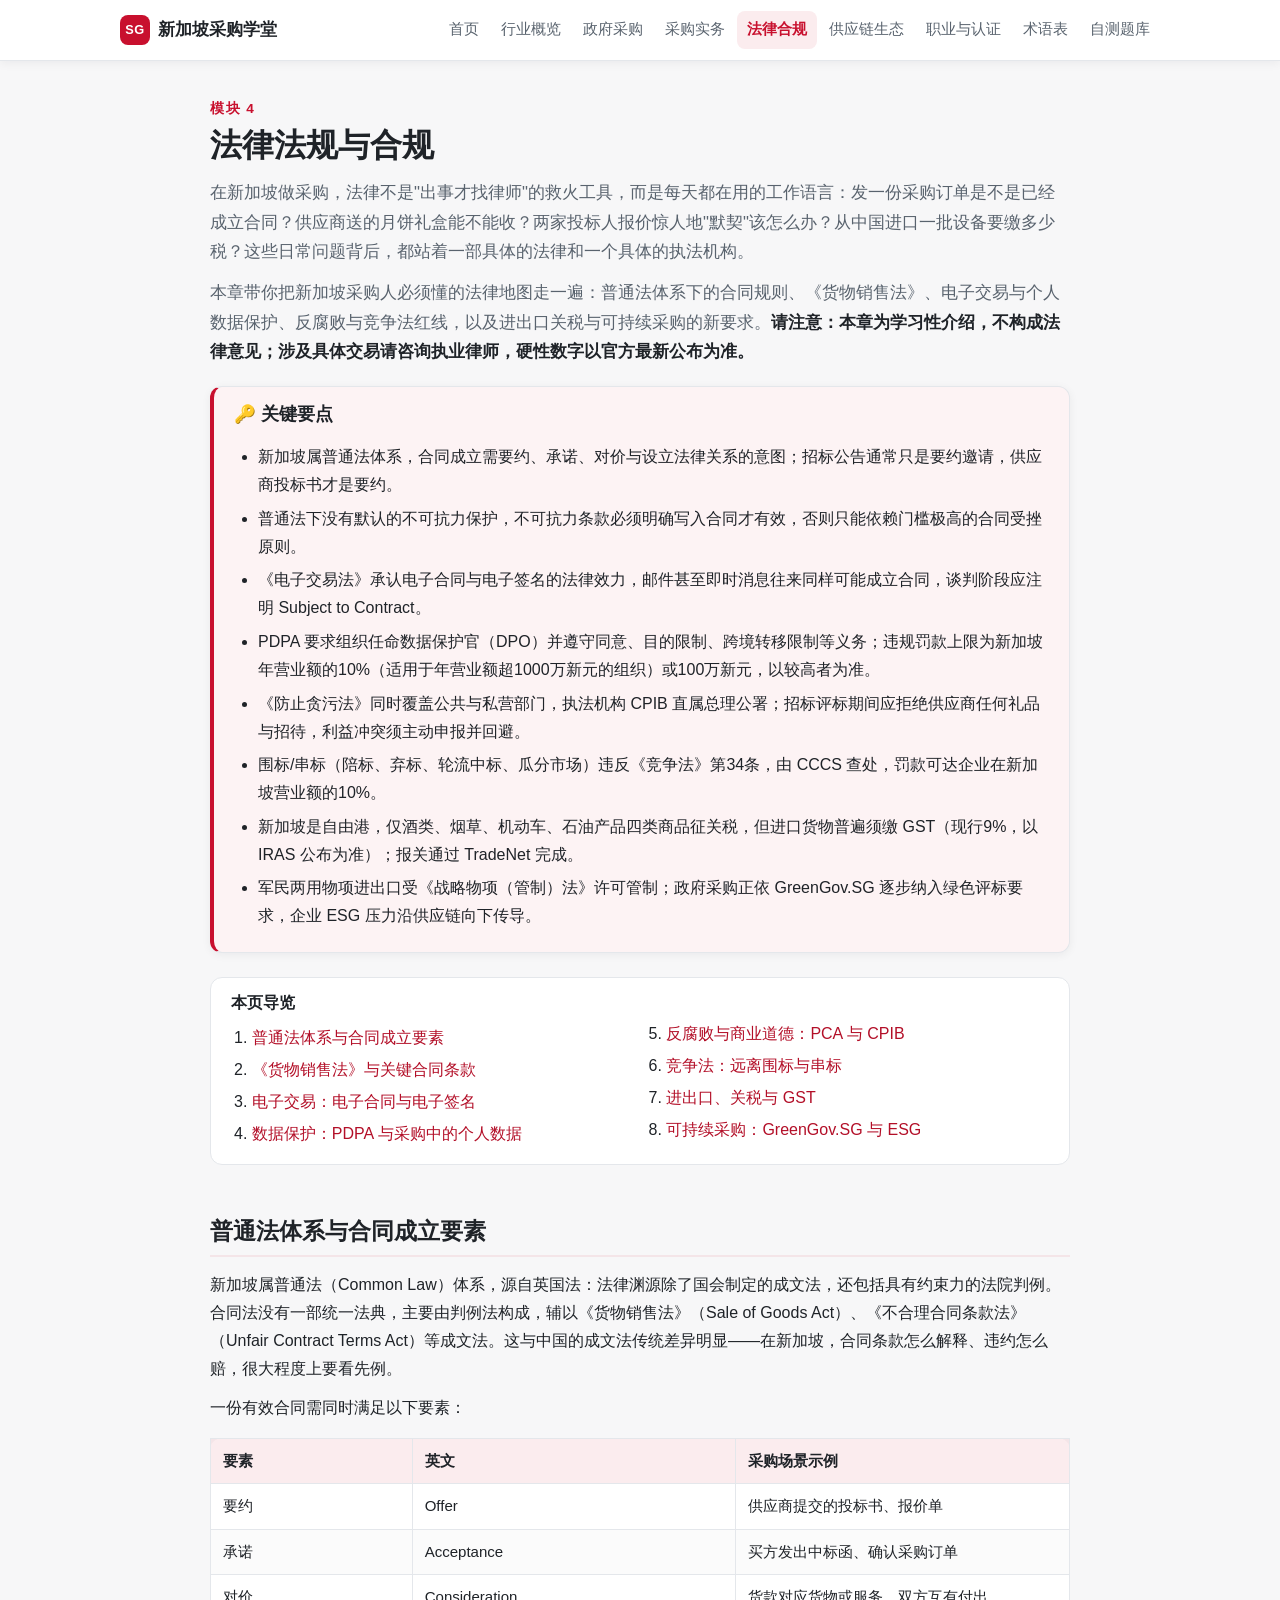
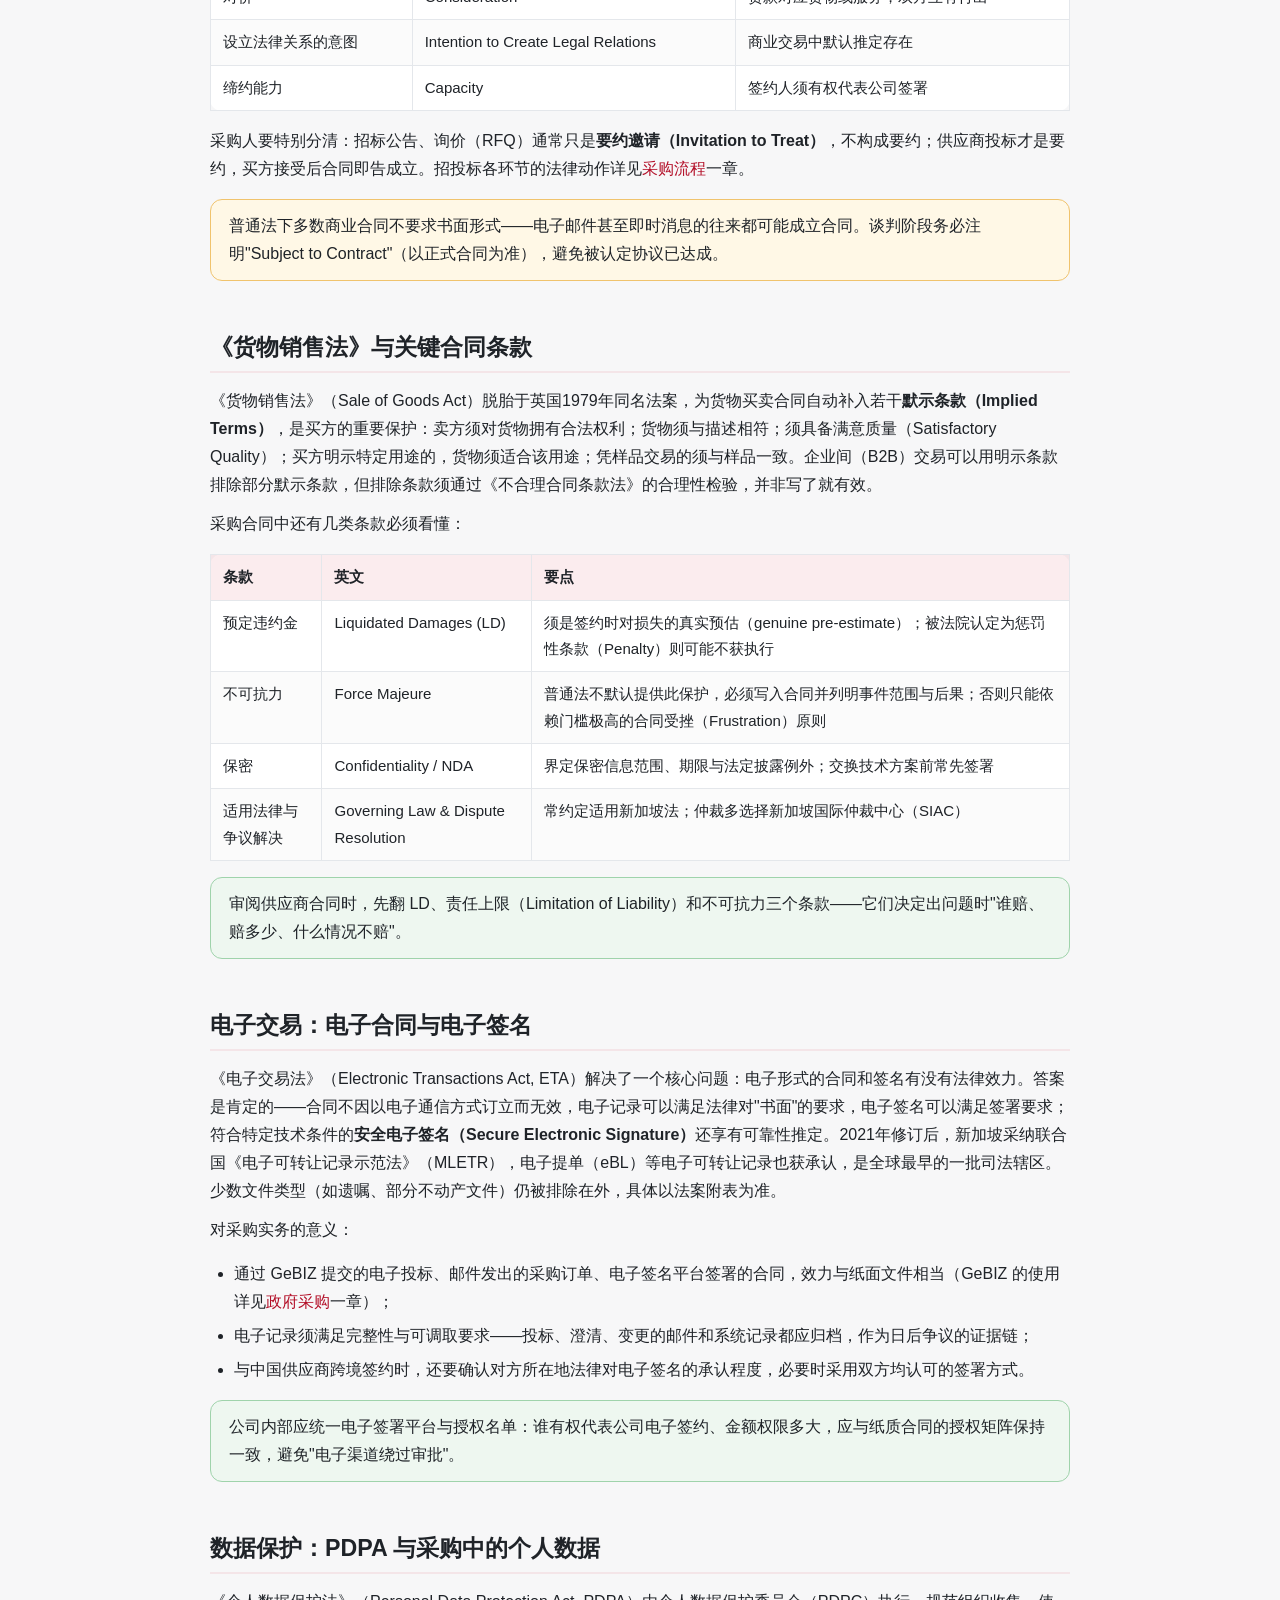
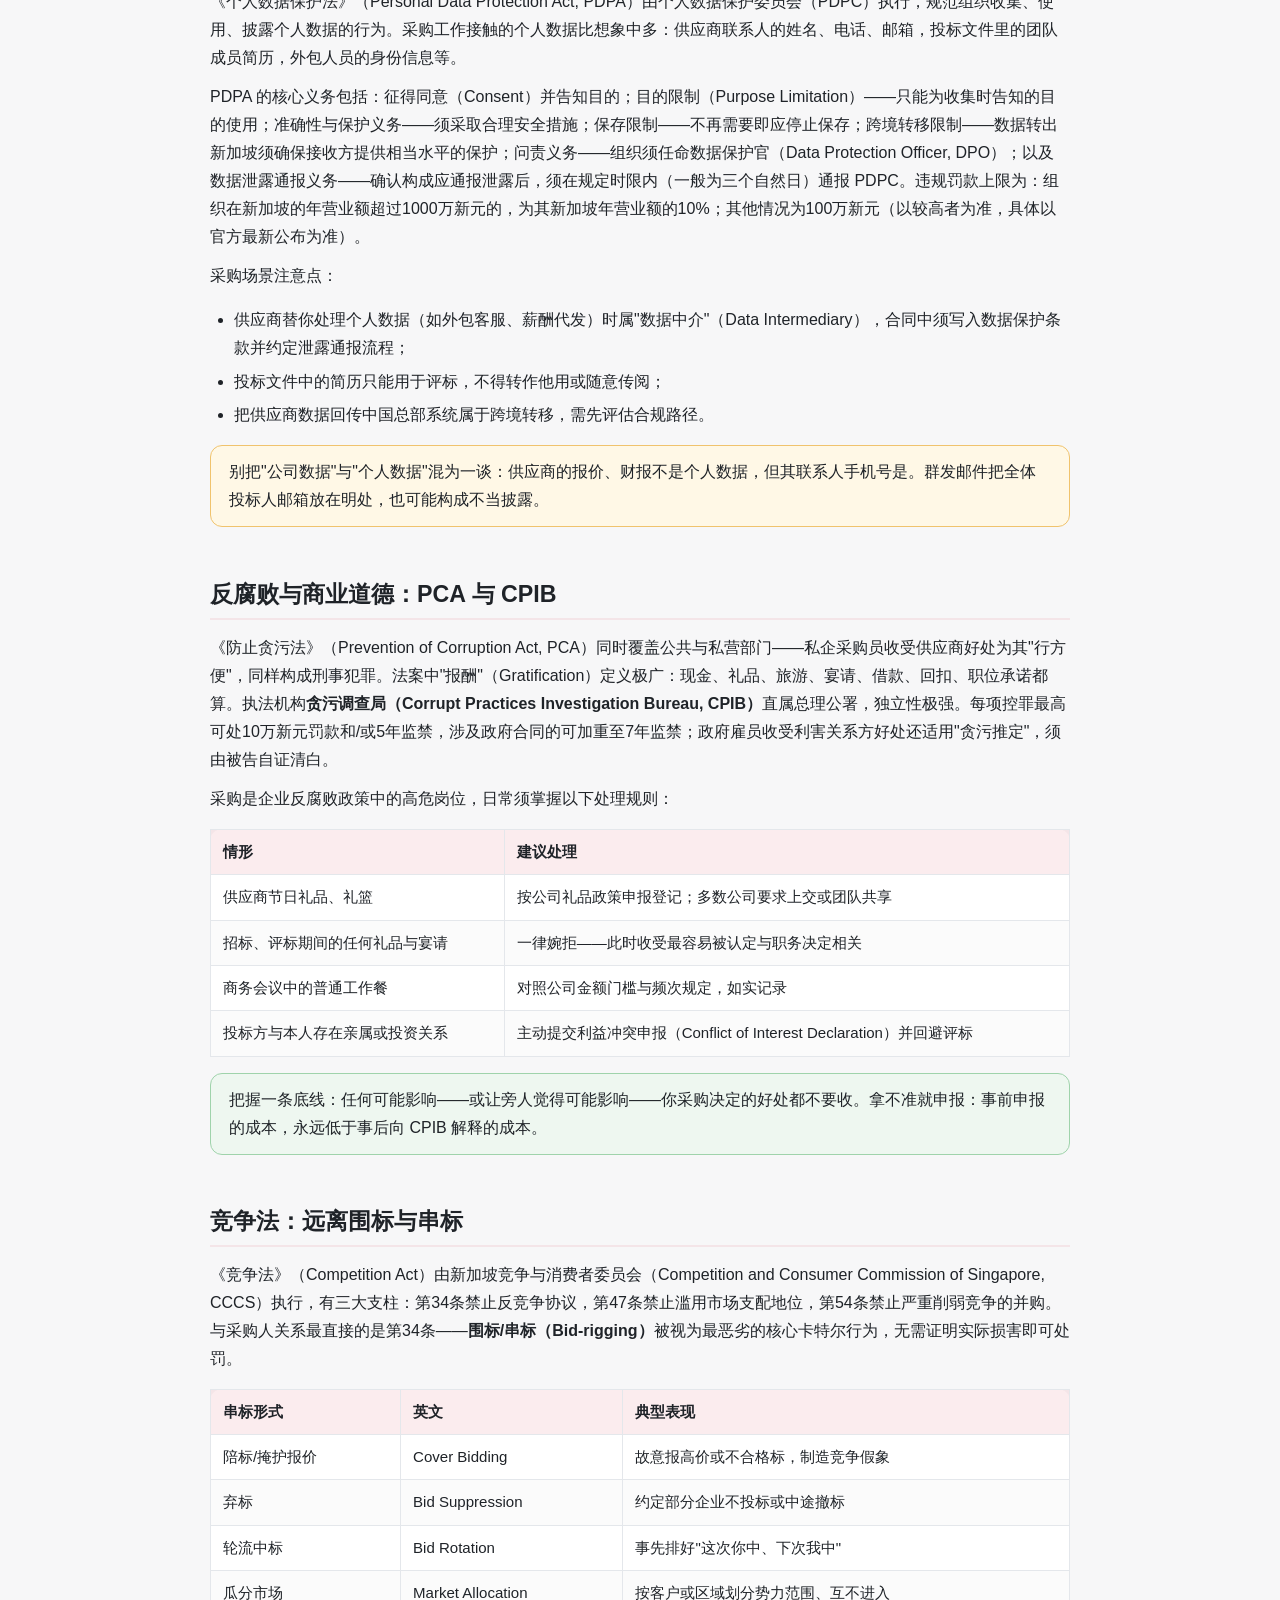
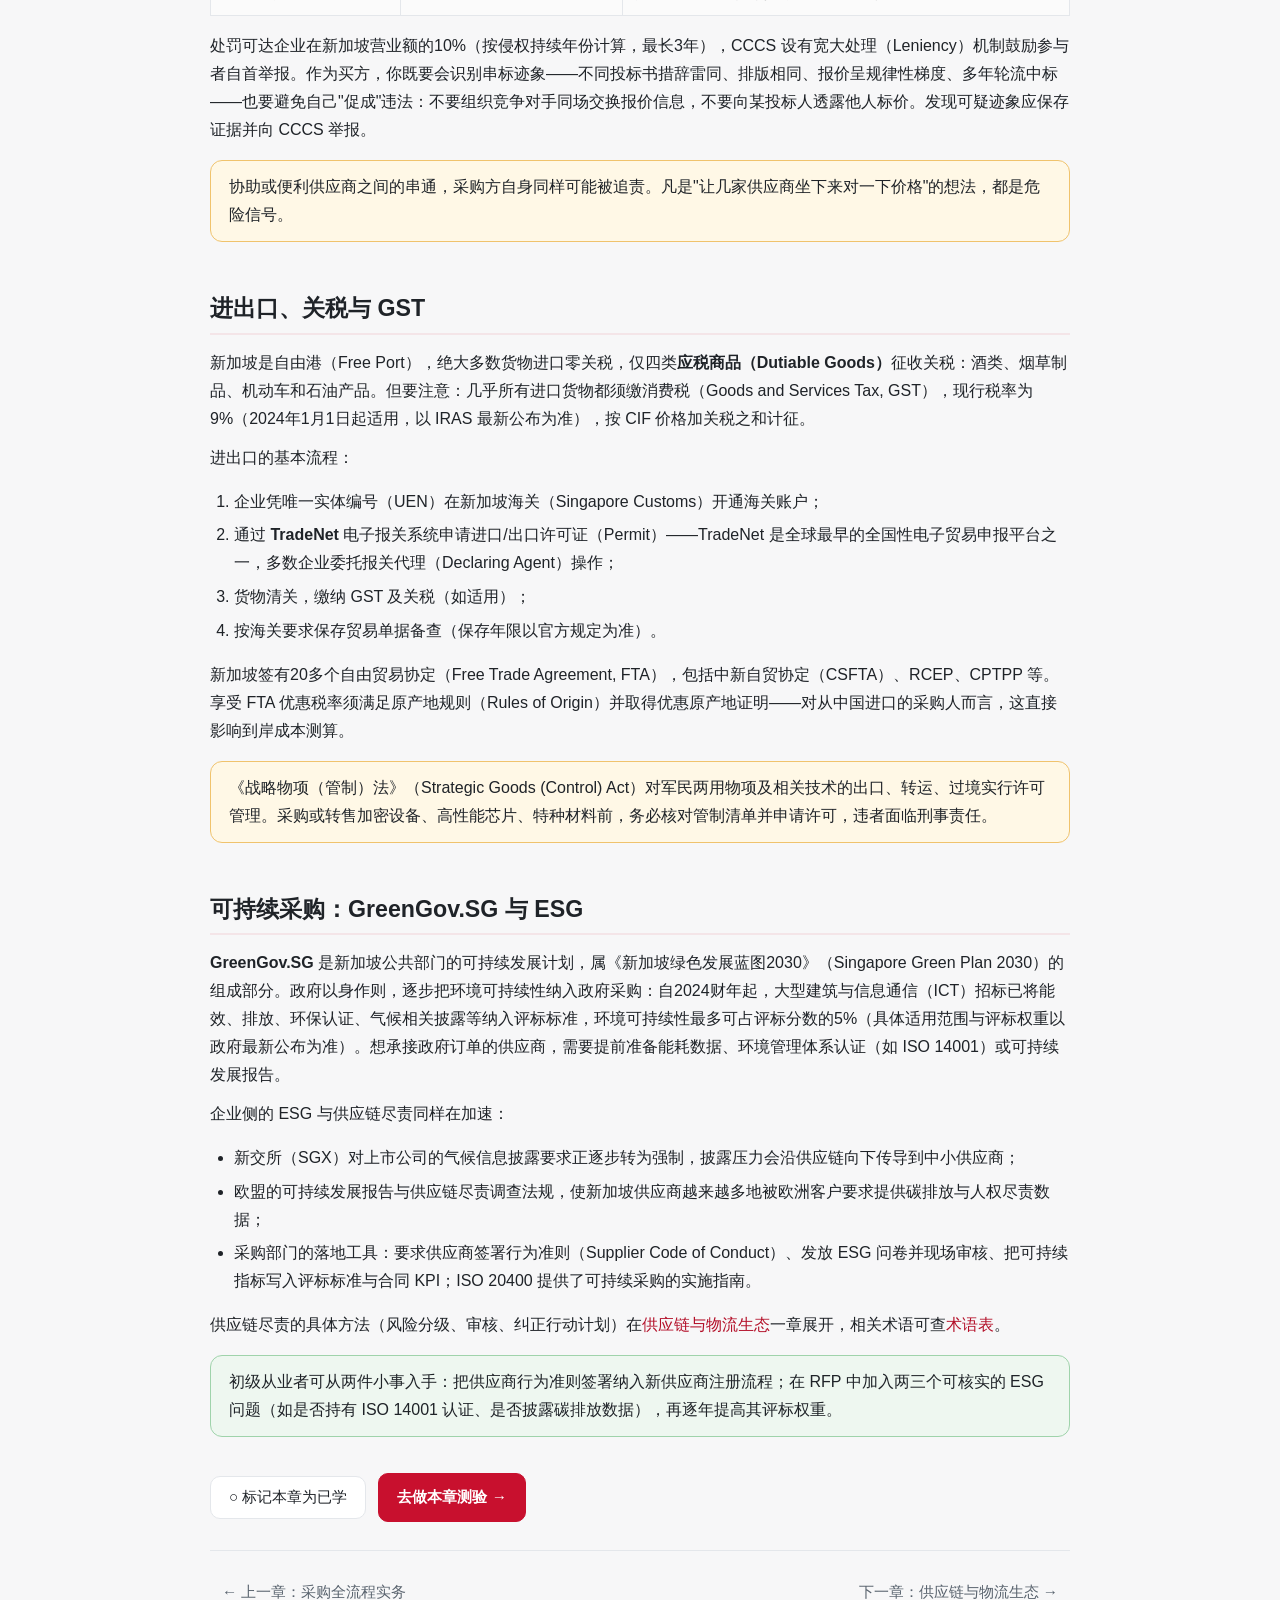
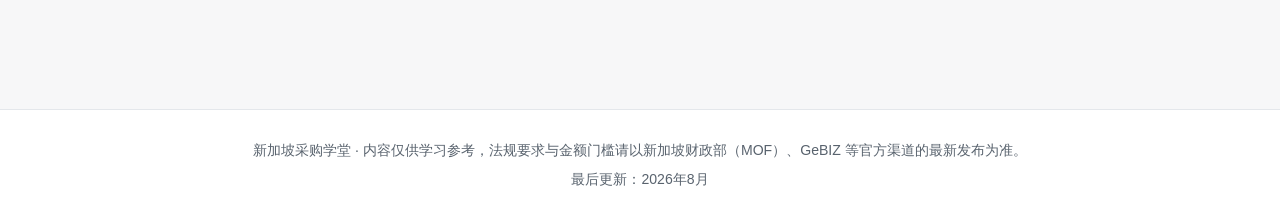
<file: legal.html>
<!DOCTYPE html>
<html lang="zh-CN">
<head>
<meta charset="UTF-8">
<meta name="viewport" content="width=device-width, initial-scale=1.0">
<title>法律法规与合规｜新加坡采购学堂</title>
<meta name="description" content="系统介绍新加坡采购从业者必备的法律地图：普通法合同规则、货物销售法、电子交易与个人数据保护、反腐败与竞争法红线，以及进出口关税与可持续采购的新要求。">
<link rel="stylesheet" href="assets/style.css">
</head>
<body>
<a class="skip-link" href="#main">跳到主要内容</a>
<header class="site-header">
  <div class="wrap header-inner">
    <a class="logo" href="index.html"><span class="logo-mark">SG</span> 新加坡采购学堂</a>
    <button class="nav-toggle" aria-label="打开菜单" aria-expanded="false">☰</button>
    <nav class="site-nav" id="site-nav">
      <a href="index.html">首页</a>
      <a href="overview.html">行业概览</a>
      <a href="government.html">政府采购</a>
      <a href="process.html">采购实务</a>
      <a href="legal.html">法律合规</a>
      <a href="supplychain.html">供应链生态</a>
      <a href="career.html">职业与认证</a>
      <a href="glossary.html">术语表</a>
      <a href="quiz.html">自测题库</a>
    </nav>
  </div>
</header>
<main id="main" class="wrap page">
  <article class="content">
    <header class="page-head">
      <p class="eyebrow">模块 4</p>
      <h1>法律法规与合规</h1>
      <div class="intro"><p>在新加坡做采购，法律不是"出事才找律师"的救火工具，而是每天都在用的工作语言：发一份采购订单是不是已经成立合同？供应商送的月饼礼盒能不能收？两家投标人报价惊人地"默契"该怎么办？从中国进口一批设备要缴多少税？这些日常问题背后，都站着一部具体的法律和一个具体的执法机构。</p><p>本章带你把新加坡采购人必须懂的法律地图走一遍：普通法体系下的合同规则、《货物销售法》、电子交易与个人数据保护、反腐败与竞争法红线，以及进出口关税与可持续采购的新要求。<strong>请注意：本章为学习性介绍，不构成法律意见；涉及具体交易请咨询执业律师，硬性数字以官方最新公布为准。</strong></p></div>
    </header>
    <div class="callout keypoints">
      <h2>🔑 关键要点</h2>
      <ul>
        <li>新加坡属普通法体系，合同成立需要约、承诺、对价与设立法律关系的意图；招标公告通常只是要约邀请，供应商投标书才是要约。</li>
        <li>普通法下没有默认的不可抗力保护，不可抗力条款必须明确写入合同才有效，否则只能依赖门槛极高的合同受挫原则。</li>
        <li>《电子交易法》承认电子合同与电子签名的法律效力，邮件甚至即时消息往来同样可能成立合同，谈判阶段应注明 Subject to Contract。</li>
        <li>PDPA 要求组织任命数据保护官（DPO）并遵守同意、目的限制、跨境转移限制等义务；违规罚款上限为新加坡年营业额的10%（适用于年营业额超1000万新元的组织）或100万新元，以较高者为准。</li>
        <li>《防止贪污法》同时覆盖公共与私营部门，执法机构 CPIB 直属总理公署；招标评标期间应拒绝供应商任何礼品与招待，利益冲突须主动申报并回避。</li>
        <li>围标/串标（陪标、弃标、轮流中标、瓜分市场）违反《竞争法》第34条，由 CCCS 查处，罚款可达企业在新加坡营业额的10%。</li>
        <li>新加坡是自由港，仅酒类、烟草、机动车、石油产品四类商品征关税，但进口货物普遍须缴 GST（现行9%，以 IRAS 公布为准）；报关通过 TradeNet 完成。</li>
        <li>军民两用物项进出口受《战略物项（管制）法》许可管制；政府采购正依 GreenGov.SG 逐步纳入绿色评标要求，企业 ESG 压力沿供应链向下传导。</li>
      </ul>
    </div>
    <nav class="toc" aria-label="本页导览">
      <h2>本页导览</h2>
      <ol>
        <li><a href="#s1">普通法体系与合同成立要素</a></li>
        <li><a href="#s2">《货物销售法》与关键合同条款</a></li>
        <li><a href="#s3">电子交易：电子合同与电子签名</a></li>
        <li><a href="#s4">数据保护：PDPA 与采购中的个人数据</a></li>
        <li><a href="#s5">反腐败与商业道德：PCA 与 CPIB</a></li>
        <li><a href="#s6">竞争法：远离围标与串标</a></li>
        <li><a href="#s7">进出口、关税与 GST</a></li>
        <li><a href="#s8">可持续采购：GreenGov.SG 与 ESG</a></li>
      </ol>
    </nav>
    <section id="s1">
      <h2>普通法体系与合同成立要素</h2>
      <p>新加坡属普通法（<span class="en">Common Law</span>）体系，源自英国法：法律渊源除了国会制定的成文法，还包括具有约束力的法院判例。合同法没有一部统一法典，主要由判例法构成，辅以《货物销售法》（<span class="en">Sale of Goods Act</span>）、《不合理合同条款法》（<span class="en">Unfair Contract Terms Act</span>）等成文法。这与中国的成文法传统差异明显——在新加坡，合同条款怎么解释、违约怎么赔，很大程度上要看先例。</p><p>一份有效合同需同时满足以下要素：</p><div class="table-scroll"><table><thead><tr><th>要素</th><th>英文</th><th>采购场景示例</th></tr></thead><tbody><tr><td>要约</td><td><span class="en">Offer</span></td><td>供应商提交的投标书、报价单</td></tr><tr><td>承诺</td><td><span class="en">Acceptance</span></td><td>买方发出中标函、确认采购订单</td></tr><tr><td>对价</td><td><span class="en">Consideration</span></td><td>货款对应货物或服务，双方互有付出</td></tr><tr><td>设立法律关系的意图</td><td><span class="en">Intention to Create Legal Relations</span></td><td>商业交易中默认推定存在</td></tr><tr><td>缔约能力</td><td><span class="en">Capacity</span></td><td>签约人须有权代表公司签署</td></tr></tbody></table></div><p>采购人要特别分清：招标公告、询价（<span class="en">RFQ</span>）通常只是<strong>要约邀请（<span class="en">Invitation to Treat</span>）</strong>，不构成要约；供应商投标才是要约，买方接受后合同即告成立。招投标各环节的法律动作详见<a href="process.html">采购流程</a>一章。</p><div class="warn"><p>普通法下多数商业合同不要求书面形式——电子邮件甚至即时消息的往来都可能成立合同。谈判阶段务必注明"<span class="en">Subject to Contract</span>"（以正式合同为准），避免被认定协议已达成。</p></div>
    </section>
    <section id="s2">
      <h2>《货物销售法》与关键合同条款</h2>
      <p>《货物销售法》（<span class="en">Sale of Goods Act</span>）脱胎于英国1979年同名法案，为货物买卖合同自动补入若干<strong>默示条款（<span class="en">Implied Terms</span>）</strong>，是买方的重要保护：卖方须对货物拥有合法权利；货物须与描述相符；须具备满意质量（<span class="en">Satisfactory Quality</span>）；买方明示特定用途的，货物须适合该用途；凭样品交易的须与样品一致。企业间（B2B）交易可以用明示条款排除部分默示条款，但排除条款须通过《不合理合同条款法》的合理性检验，并非写了就有效。</p><p>采购合同中还有几类条款必须看懂：</p><div class="table-scroll"><table><thead><tr><th>条款</th><th>英文</th><th>要点</th></tr></thead><tbody><tr><td>预定违约金</td><td><span class="en">Liquidated Damages (LD)</span></td><td>须是签约时对损失的真实预估（<span class="en">genuine pre-estimate</span>）；被法院认定为惩罚性条款（<span class="en">Penalty</span>）则可能不获执行</td></tr><tr><td>不可抗力</td><td><span class="en">Force Majeure</span></td><td>普通法不默认提供此保护，必须写入合同并列明事件范围与后果；否则只能依赖门槛极高的合同受挫（<span class="en">Frustration</span>）原则</td></tr><tr><td>保密</td><td><span class="en">Confidentiality / NDA</span></td><td>界定保密信息范围、期限与法定披露例外；交换技术方案前常先签署</td></tr><tr><td>适用法律与争议解决</td><td><span class="en">Governing Law &amp; Dispute Resolution</span></td><td>常约定适用新加坡法；仲裁多选择新加坡国际仲裁中心（<span class="en">SIAC</span>）</td></tr></tbody></table></div><div class="tip"><p>审阅供应商合同时，先翻 LD、责任上限（<span class="en">Limitation of Liability</span>）和不可抗力三个条款——它们决定出问题时"谁赔、赔多少、什么情况不赔"。</p></div>
    </section>
    <section id="s3">
      <h2>电子交易：电子合同与电子签名</h2>
      <p>《电子交易法》（<span class="en">Electronic Transactions Act, ETA</span>）解决了一个核心问题：电子形式的合同和签名有没有法律效力。答案是肯定的——合同不因以电子通信方式订立而无效，电子记录可以满足法律对"书面"的要求，电子签名可以满足签署要求；符合特定技术条件的<strong>安全电子签名（<span class="en">Secure Electronic Signature</span>）</strong>还享有可靠性推定。2021年修订后，新加坡采纳联合国《电子可转让记录示范法》（<span class="en">MLETR</span>），电子提单（<span class="en">eBL</span>）等电子可转让记录也获承认，是全球最早的一批司法辖区。少数文件类型（如遗嘱、部分不动产文件）仍被排除在外，具体以法案附表为准。</p><p>对采购实务的意义：</p><ul><li>通过 GeBIZ 提交的电子投标、邮件发出的采购订单、电子签名平台签署的合同，效力与纸面文件相当（GeBIZ 的使用详见<a href="government.html">政府采购</a>一章）；</li><li>电子记录须满足完整性与可调取要求——投标、澄清、变更的邮件和系统记录都应归档，作为日后争议的证据链；</li><li>与中国供应商跨境签约时，还要确认对方所在地法律对电子签名的承认程度，必要时采用双方均认可的签署方式。</li></ul><div class="tip"><p>公司内部应统一电子签署平台与授权名单：谁有权代表公司电子签约、金额权限多大，应与纸质合同的授权矩阵保持一致，避免"电子渠道绕过审批"。</p></div>
    </section>
    <section id="s4">
      <h2>数据保护：PDPA 与采购中的个人数据</h2>
      <p>《个人数据保护法》（<span class="en">Personal Data Protection Act, PDPA</span>）由个人数据保护委员会（<span class="en">PDPC</span>）执行，规范组织收集、使用、披露个人数据的行为。采购工作接触的个人数据比想象中多：供应商联系人的姓名、电话、邮箱，投标文件里的团队成员简历，外包人员的身份信息等。</p><p>PDPA 的核心义务包括：征得同意（<span class="en">Consent</span>）并告知目的；目的限制（<span class="en">Purpose Limitation</span>）——只能为收集时告知的目的使用；准确性与保护义务——须采取合理安全措施；保存限制——不再需要即应停止保存；跨境转移限制——数据转出新加坡须确保接收方提供相当水平的保护；问责义务——组织须任命数据保护官（<span class="en">Data Protection Officer, DPO</span>）；以及数据泄露通报义务——确认构成应通报泄露后，须在规定时限内（一般为三个自然日）通报 PDPC。违规罚款上限为：组织在新加坡的年营业额超过1000万新元的，为其新加坡年营业额的10%；其他情况为100万新元（以较高者为准，具体以官方最新公布为准）。</p><p>采购场景注意点：</p><ul><li>供应商替你处理个人数据（如外包客服、薪酬代发）时属"数据中介"（<span class="en">Data Intermediary</span>），合同中须写入数据保护条款并约定泄露通报流程；</li><li>投标文件中的简历只能用于评标，不得转作他用或随意传阅；</li><li>把供应商数据回传中国总部系统属于跨境转移，需先评估合规路径。</li></ul><div class="warn"><p>别把"公司数据"与"个人数据"混为一谈：供应商的报价、财报不是个人数据，但其联系人手机号是。群发邮件把全体投标人邮箱放在明处，也可能构成不当披露。</p></div>
    </section>
    <section id="s5">
      <h2>反腐败与商业道德：PCA 与 CPIB</h2>
      <p>《防止贪污法》（<span class="en">Prevention of Corruption Act, PCA</span>）同时覆盖公共与私营部门——私企采购员收受供应商好处为其"行方便"，同样构成刑事犯罪。法案中"报酬"（<span class="en">Gratification</span>）定义极广：现金、礼品、旅游、宴请、借款、回扣、职位承诺都算。执法机构<strong>贪污调查局（<span class="en">Corrupt Practices Investigation Bureau, CPIB</span>）</strong>直属总理公署，独立性极强。每项控罪最高可处10万新元罚款和/或5年监禁，涉及政府合同的可加重至7年监禁；政府雇员收受利害关系方好处还适用"贪污推定"，须由被告自证清白。</p><p>采购是企业反腐败政策中的高危岗位，日常须掌握以下处理规则：</p><div class="table-scroll"><table><thead><tr><th>情形</th><th>建议处理</th></tr></thead><tbody><tr><td>供应商节日礼品、礼篮</td><td>按公司礼品政策申报登记；多数公司要求上交或团队共享</td></tr><tr><td>招标、评标期间的任何礼品与宴请</td><td>一律婉拒——此时收受最容易被认定与职务决定相关</td></tr><tr><td>商务会议中的普通工作餐</td><td>对照公司金额门槛与频次规定，如实记录</td></tr><tr><td>投标方与本人存在亲属或投资关系</td><td>主动提交利益冲突申报（<span class="en">Conflict of Interest Declaration</span>）并回避评标</td></tr></tbody></table></div><div class="tip"><p>把握一条底线：任何可能影响——或让旁人觉得可能影响——你采购决定的好处都不要收。拿不准就申报：事前申报的成本，永远低于事后向 CPIB 解释的成本。</p></div>
    </section>
    <section id="s6">
      <h2>竞争法：远离围标与串标</h2>
      <p>《竞争法》（<span class="en">Competition Act</span>）由新加坡竞争与消费者委员会（<span class="en">Competition and Consumer Commission of Singapore, CCCS</span>）执行，有三大支柱：第34条禁止反竞争协议，第47条禁止滥用市场支配地位，第54条禁止严重削弱竞争的并购。与采购人关系最直接的是第34条——<strong>围标/串标（<span class="en">Bid-rigging</span>）</strong>被视为最恶劣的核心卡特尔行为，无需证明实际损害即可处罚。</p><div class="table-scroll"><table><thead><tr><th>串标形式</th><th>英文</th><th>典型表现</th></tr></thead><tbody><tr><td>陪标/掩护报价</td><td><span class="en">Cover Bidding</span></td><td>故意报高价或不合格标，制造竞争假象</td></tr><tr><td>弃标</td><td><span class="en">Bid Suppression</span></td><td>约定部分企业不投标或中途撤标</td></tr><tr><td>轮流中标</td><td><span class="en">Bid Rotation</span></td><td>事先排好"这次你中、下次我中"</td></tr><tr><td>瓜分市场</td><td><span class="en">Market Allocation</span></td><td>按客户或区域划分势力范围、互不进入</td></tr></tbody></table></div><p>处罚可达企业在新加坡营业额的10%（按侵权持续年份计算，最长3年），CCCS 设有宽大处理（<span class="en">Leniency</span>）机制鼓励参与者自首举报。作为买方，你既要会识别串标迹象——不同投标书措辞雷同、排版相同、报价呈规律性梯度、多年轮流中标——也要避免自己"促成"违法：不要组织竞争对手同场交换报价信息，不要向某投标人透露他人标价。发现可疑迹象应保存证据并向 CCCS 举报。</p><div class="warn"><p>协助或便利供应商之间的串通，采购方自身同样可能被追责。凡是"让几家供应商坐下来对一下价格"的想法，都是危险信号。</p></div>
    </section>
    <section id="s7">
      <h2>进出口、关税与 GST</h2>
      <p>新加坡是自由港（<span class="en">Free Port</span>），绝大多数货物进口零关税，仅四类<strong>应税商品（<span class="en">Dutiable Goods</span>）</strong>征收关税：酒类、烟草制品、机动车和石油产品。但要注意：几乎所有进口货物都须缴消费税（<span class="en">Goods and Services Tax, GST</span>），现行税率为9%（2024年1月1日起适用，以 IRAS 最新公布为准），按 CIF 价格加关税之和计征。</p><p>进出口的基本流程：</p><ol><li>企业凭唯一实体编号（<span class="en">UEN</span>）在新加坡海关（<span class="en">Singapore Customs</span>）开通海关账户；</li><li>通过 <strong>TradeNet</strong> 电子报关系统申请进口/出口许可证（<span class="en">Permit</span>）——TradeNet 是全球最早的全国性电子贸易申报平台之一，多数企业委托报关代理（<span class="en">Declaring Agent</span>）操作；</li><li>货物清关，缴纳 GST 及关税（如适用）；</li><li>按海关要求保存贸易单据备查（保存年限以官方规定为准）。</li></ol><p>新加坡签有20多个自由贸易协定（<span class="en">Free Trade Agreement, FTA</span>），包括中新自贸协定（CSFTA）、RCEP、CPTPP 等。享受 FTA 优惠税率须满足原产地规则（<span class="en">Rules of Origin</span>）并取得优惠原产地证明——对从中国进口的采购人而言，这直接影响到岸成本测算。</p><div class="warn"><p>《战略物项（管制）法》（<span class="en">Strategic Goods (Control) Act</span>）对军民两用物项及相关技术的出口、转运、过境实行许可管理。采购或转售加密设备、高性能芯片、特种材料前，务必核对管制清单并申请许可，违者面临刑事责任。</p></div>
    </section>
    <section id="s8">
      <h2>可持续采购：GreenGov.SG 与 ESG</h2>
      <p><strong>GreenGov.SG</strong> 是新加坡公共部门的可持续发展计划，属《新加坡绿色发展蓝图2030》（<span class="en">Singapore Green Plan 2030</span>）的组成部分。政府以身作则，逐步把环境可持续性纳入政府采购：自2024财年起，大型建筑与信息通信（ICT）招标已将能效、排放、环保认证、气候相关披露等纳入评标标准，环境可持续性最多可占评标分数的5%（具体适用范围与评标权重以政府最新公布为准）。想承接政府订单的供应商，需要提前准备能耗数据、环境管理体系认证（如 <span class="en">ISO 14001</span>）或可持续发展报告。</p><p>企业侧的 ESG 与供应链尽责同样在加速：</p><ul><li>新交所（<span class="en">SGX</span>）对上市公司的气候信息披露要求正逐步转为强制，披露压力会沿供应链向下传导到中小供应商；</li><li>欧盟的可持续发展报告与供应链尽责调查法规，使新加坡供应商越来越多地被欧洲客户要求提供碳排放与人权尽责数据；</li><li>采购部门的落地工具：要求供应商签署行为准则（<span class="en">Supplier Code of Conduct</span>）、发放 ESG 问卷并现场审核、把可持续指标写入评标标准与合同 KPI；<span class="en">ISO 20400</span> 提供了可持续采购的实施指南。</li></ul><p>供应链尽责的具体方法（风险分级、审核、纠正行动计划）在<a href="supplychain.html">供应链与物流生态</a>一章展开，相关术语可查<a href="glossary.html">术语表</a>。</p><div class="tip"><p>初级从业者可从两件小事入手：把供应商行为准则签署纳入新供应商注册流程；在 RFP 中加入两三个可核实的 ESG 问题（如是否持有 ISO 14001 认证、是否披露碳排放数据），再逐年提高其评标权重。</p></div>
    </section>
    <div class="page-actions">
      <button class="btn-done" data-module="legal" type="button">○ 标记本章为已学</button>
      <a class="btn quiz-link" href="quiz.html?module=legal">去做本章测验 →</a>
    </div>
    <nav class="prevnext">
      <a class="prev" href="process.html">← 上一章：采购全流程实务</a>
      <a class="next" href="supplychain.html">下一章：供应链与物流生态 →</a>
    </nav>
  </article>
</main>
<footer class="site-footer">
  <div class="wrap">
    <p>新加坡采购学堂 · 内容仅供学习参考，法规要求与金额门槛请以新加坡财政部（MOF）、GeBIZ 等官方渠道的最新发布为准。</p>
    <p>最后更新：2026年8月</p>
  </div>
</footer>
<script src="assets/site.js"></script>
</body>
</html>
</file>
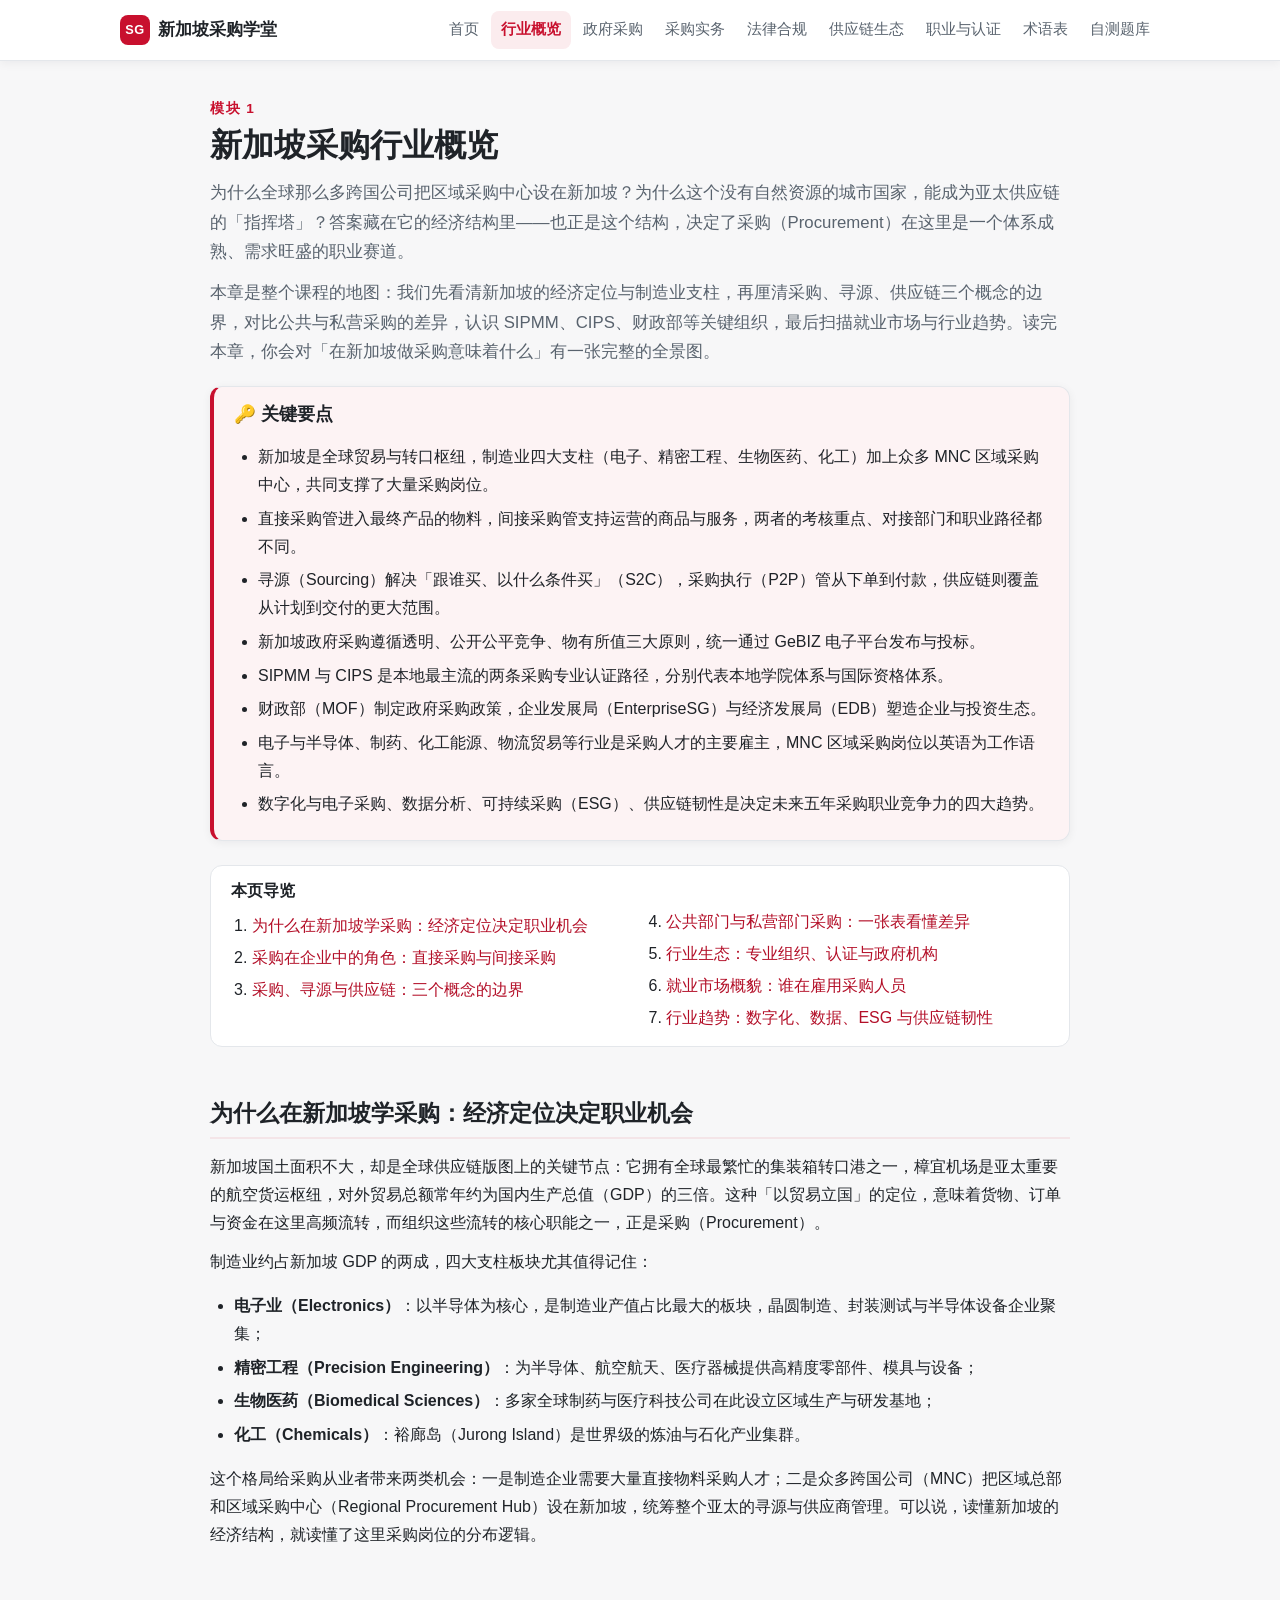
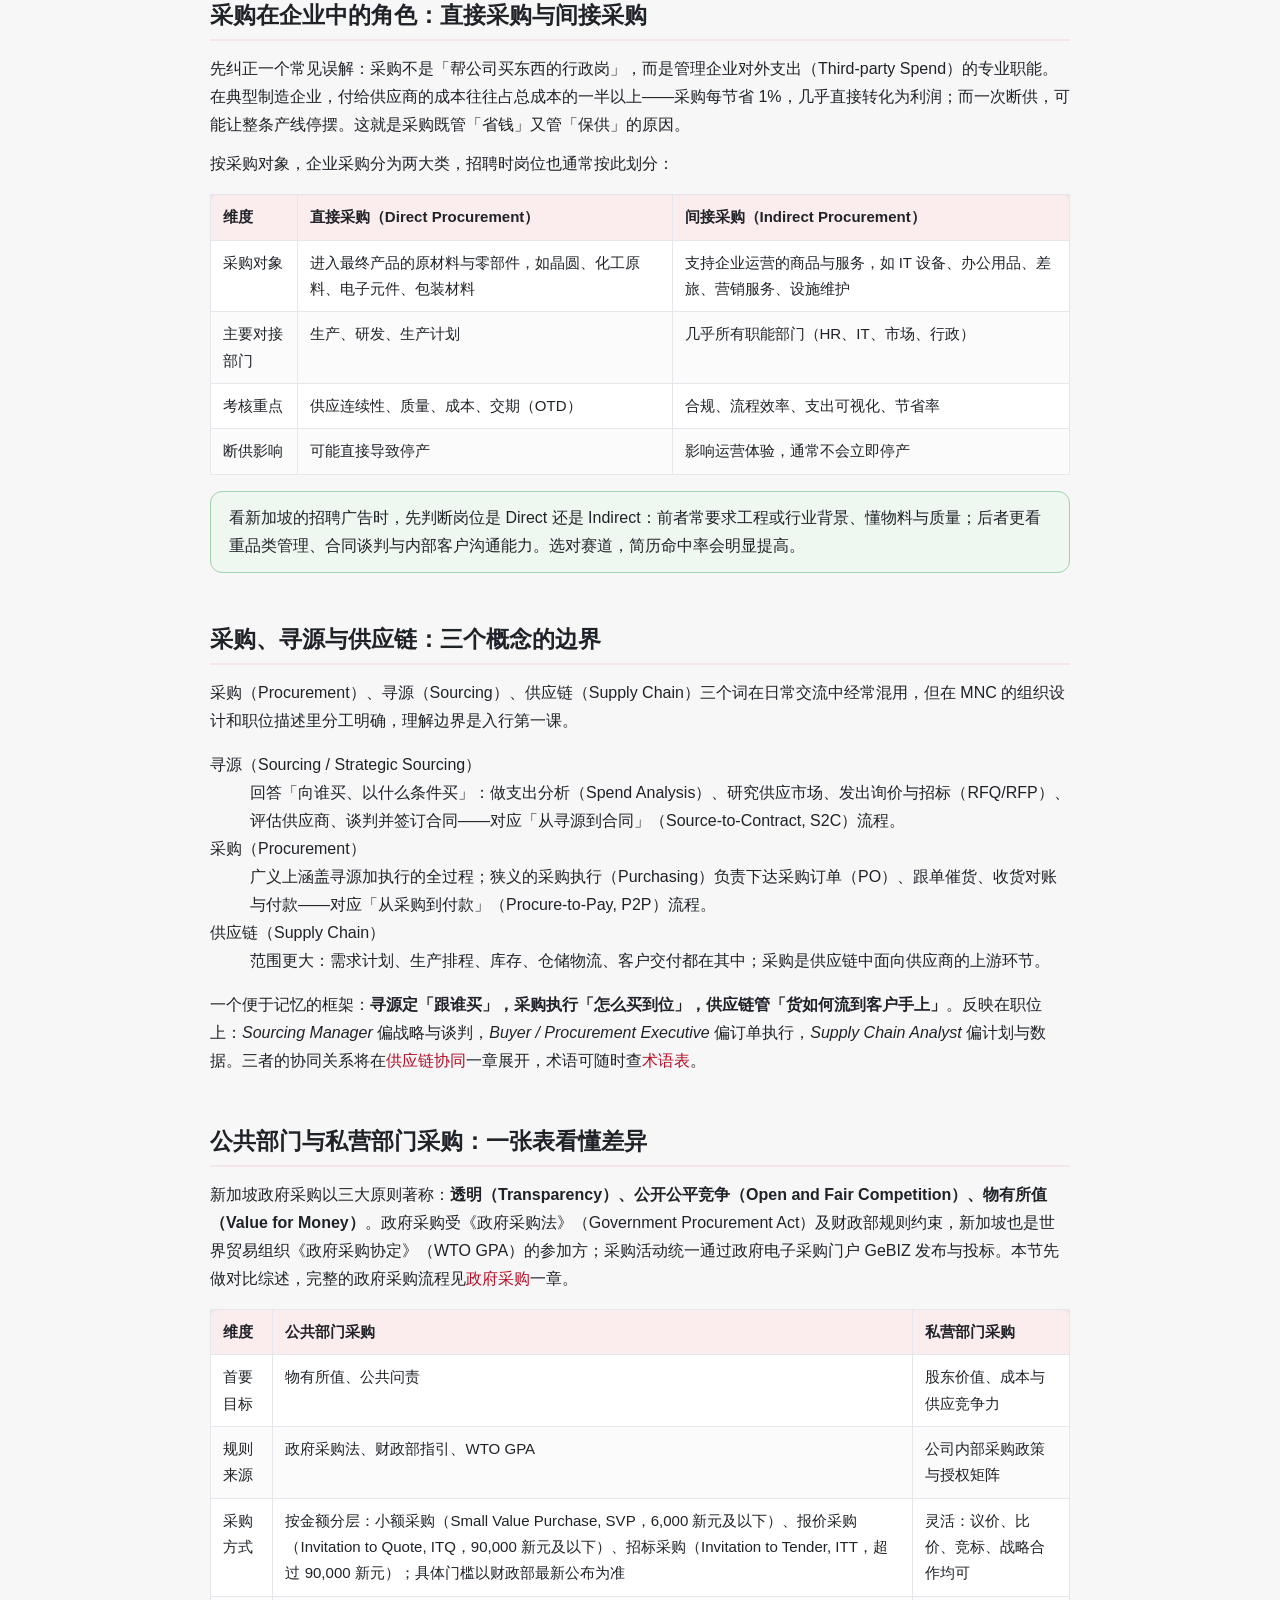
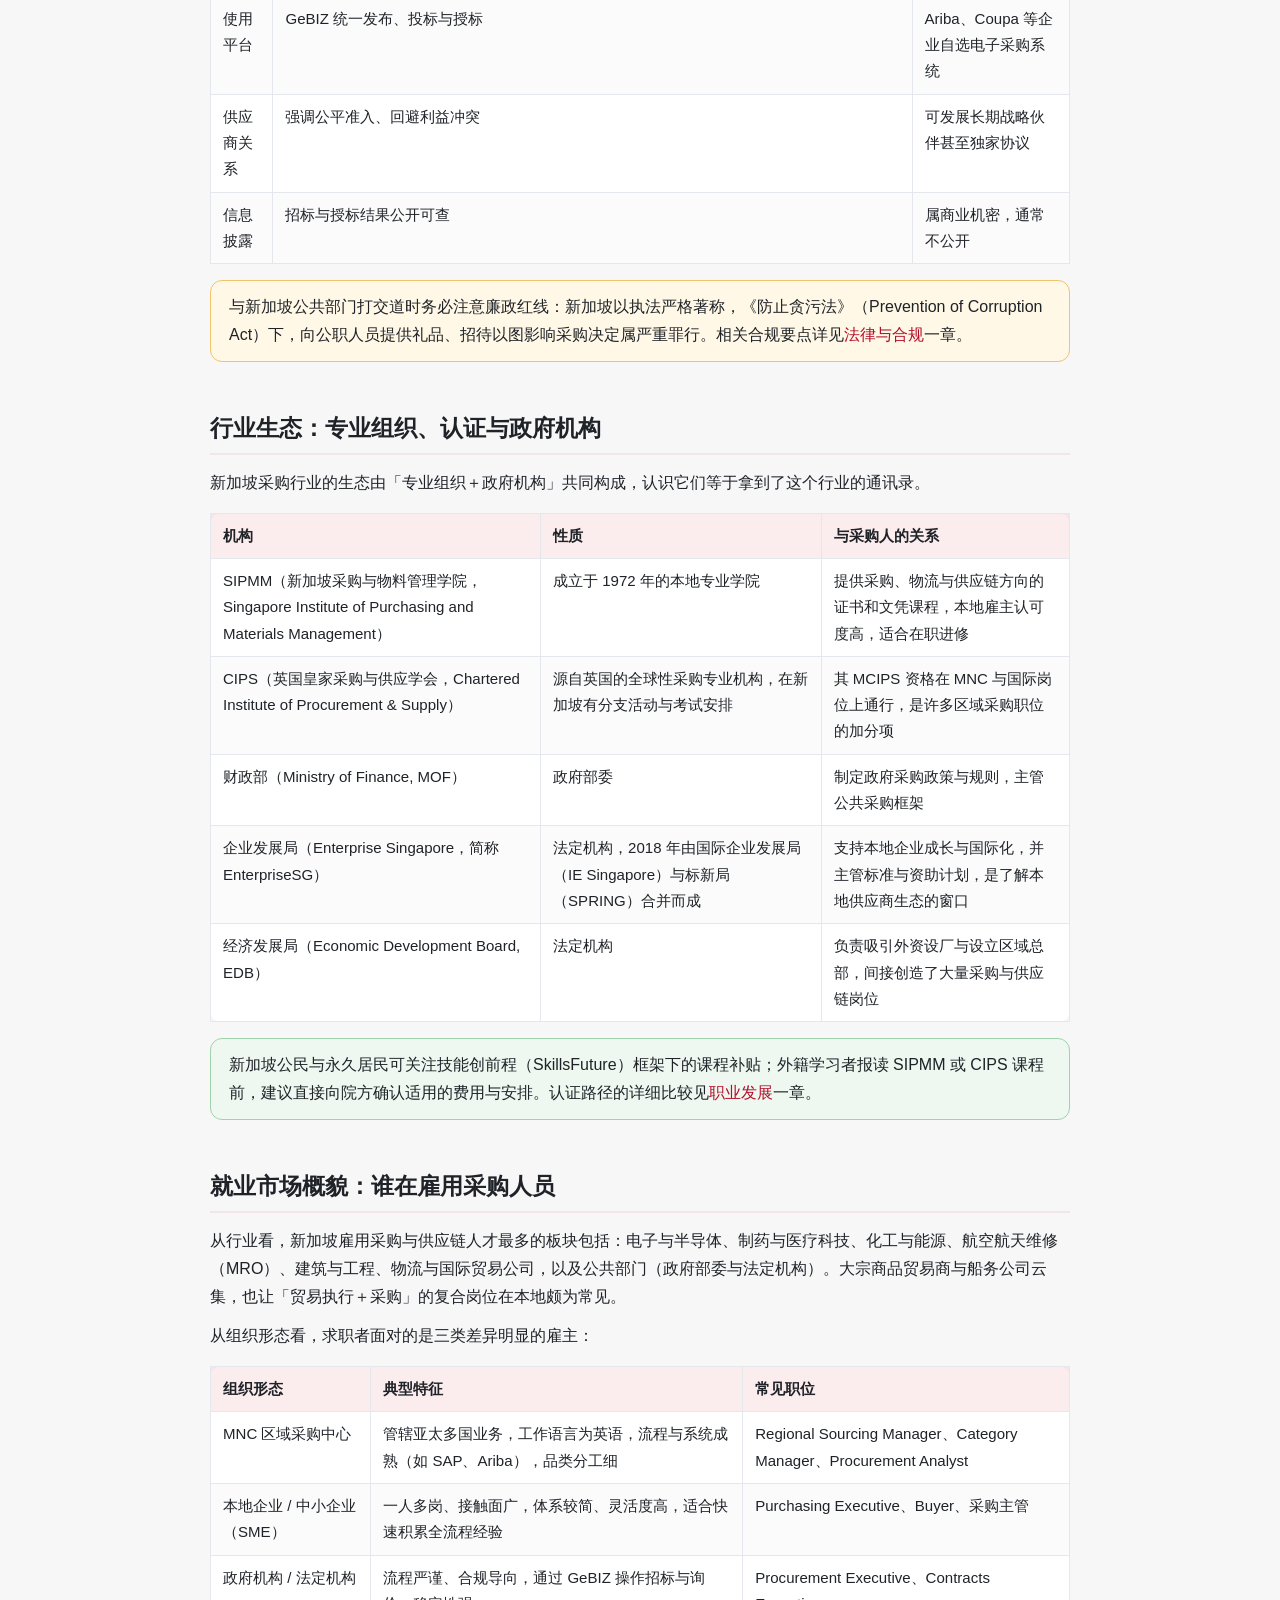
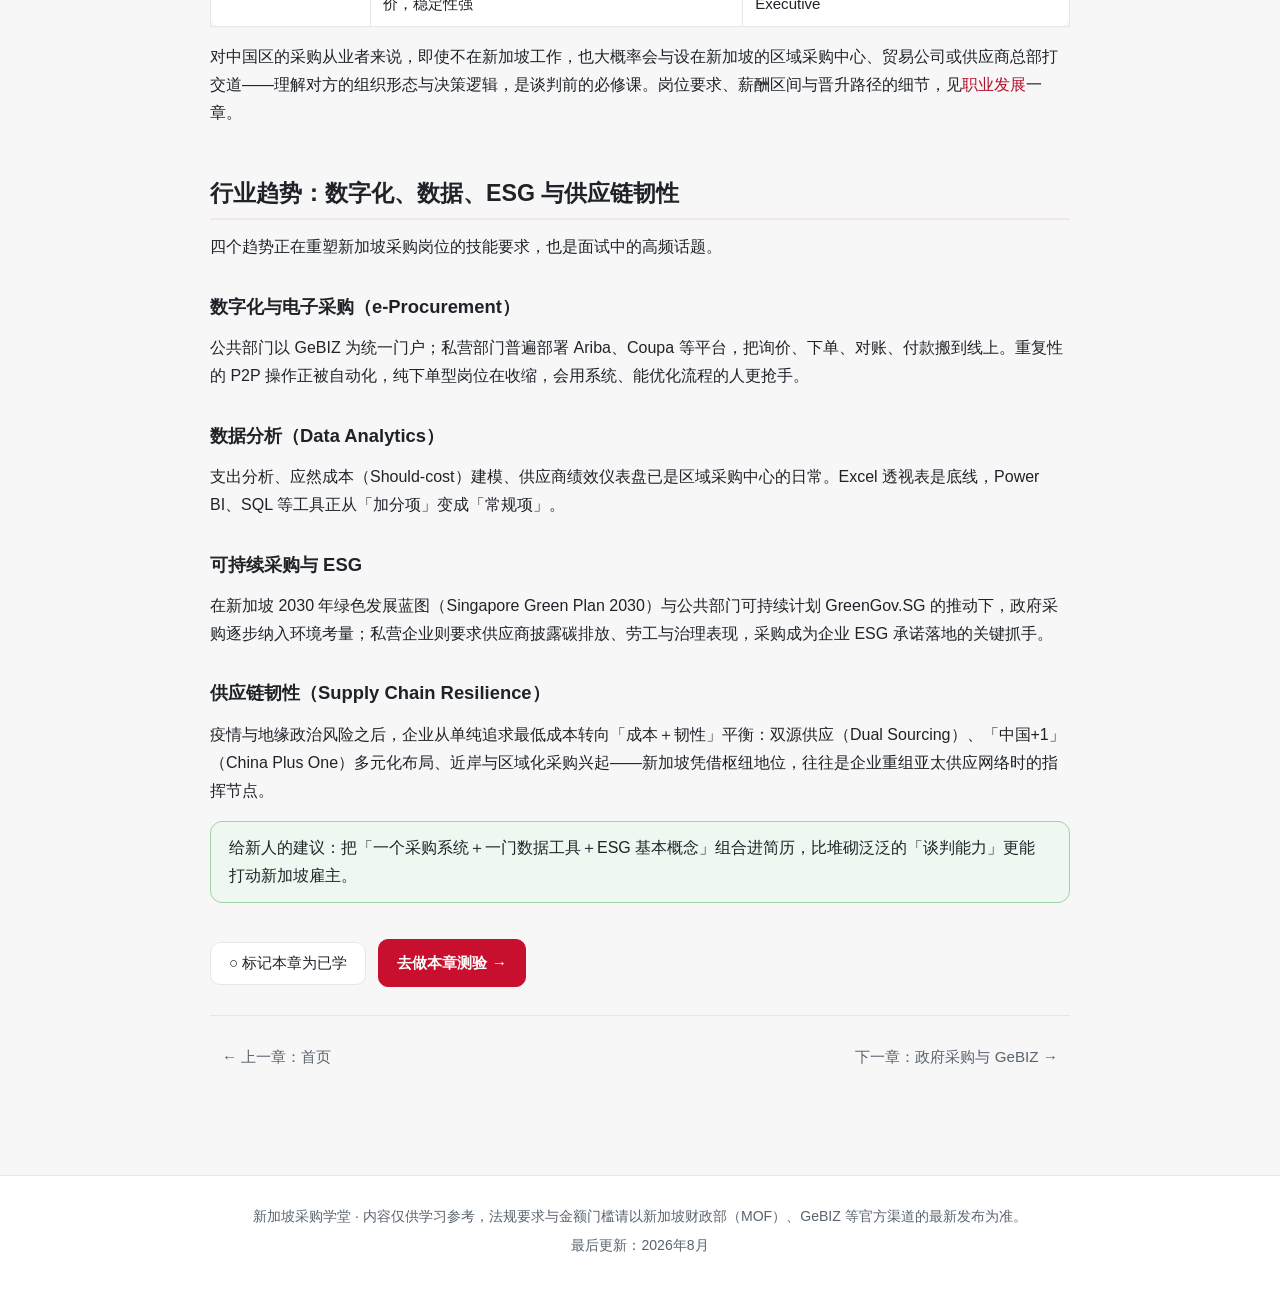
<file: overview.html>
<!DOCTYPE html>
<html lang="zh-CN">
<head>
<meta charset="UTF-8">
<meta name="viewport" content="width=device-width, initial-scale=1.0">
<title>新加坡采购行业概览｜新加坡采购学堂</title>
<meta name="description" content="认识新加坡的经济定位与制造业四大支柱，厘清采购、寻源与供应链的边界，对比公共与私营采购差异，认识 SIPMM、CIPS 等关键组织，扫描就业市场与趋势，建立在新加坡做采购的全景图。">
<link rel="stylesheet" href="assets/style.css">
</head>
<body>
<a class="skip-link" href="#main">跳到主要内容</a>
<header class="site-header">
  <div class="wrap header-inner">
    <a class="logo" href="index.html"><span class="logo-mark">SG</span> 新加坡采购学堂</a>
    <button class="nav-toggle" aria-label="打开菜单" aria-expanded="false">☰</button>
    <nav class="site-nav" id="site-nav">
      <a href="index.html">首页</a>
      <a href="overview.html">行业概览</a>
      <a href="government.html">政府采购</a>
      <a href="process.html">采购实务</a>
      <a href="legal.html">法律合规</a>
      <a href="supplychain.html">供应链生态</a>
      <a href="career.html">职业与认证</a>
      <a href="glossary.html">术语表</a>
      <a href="quiz.html">自测题库</a>
    </nav>
  </div>
</header>
<main id="main" class="wrap page">
  <article class="content">
    <header class="page-head">
      <p class="eyebrow">模块 1</p>
      <h1>新加坡采购行业概览</h1>
      <div class="intro"><p>为什么全球那么多跨国公司把区域采购中心设在新加坡？为什么这个没有自然资源的城市国家，能成为亚太供应链的「指挥塔」？答案藏在它的经济结构里——也正是这个结构，决定了采购（<span class="en">Procurement</span>）在这里是一个体系成熟、需求旺盛的职业赛道。</p><p>本章是整个课程的地图：我们先看清新加坡的经济定位与制造业支柱，再厘清采购、寻源、供应链三个概念的边界，对比公共与私营采购的差异，认识 SIPMM、CIPS、财政部等关键组织，最后扫描就业市场与行业趋势。读完本章，你会对「在新加坡做采购意味着什么」有一张完整的全景图。</p></div>
    </header>
    <div class="callout keypoints">
      <h2>🔑 关键要点</h2>
      <ul>
        <li>新加坡是全球贸易与转口枢纽，制造业四大支柱（电子、精密工程、生物医药、化工）加上众多 MNC 区域采购中心，共同支撑了大量采购岗位。</li>
        <li>直接采购管进入最终产品的物料，间接采购管支持运营的商品与服务，两者的考核重点、对接部门和职业路径都不同。</li>
        <li>寻源（Sourcing）解决「跟谁买、以什么条件买」（S2C），采购执行（P2P）管从下单到付款，供应链则覆盖从计划到交付的更大范围。</li>
        <li>新加坡政府采购遵循透明、公开公平竞争、物有所值三大原则，统一通过 GeBIZ 电子平台发布与投标。</li>
        <li>SIPMM 与 CIPS 是本地最主流的两条采购专业认证路径，分别代表本地学院体系与国际资格体系。</li>
        <li>财政部（MOF）制定政府采购政策，企业发展局（EnterpriseSG）与经济发展局（EDB）塑造企业与投资生态。</li>
        <li>电子与半导体、制药、化工能源、物流贸易等行业是采购人才的主要雇主，MNC 区域采购岗位以英语为工作语言。</li>
        <li>数字化与电子采购、数据分析、可持续采购（ESG）、供应链韧性是决定未来五年采购职业竞争力的四大趋势。</li>
      </ul>
    </div>
    <nav class="toc" aria-label="本页导览">
      <h2>本页导览</h2>
      <ol>
        <li><a href="#s1">为什么在新加坡学采购：经济定位决定职业机会</a></li>
        <li><a href="#s2">采购在企业中的角色：直接采购与间接采购</a></li>
        <li><a href="#s3">采购、寻源与供应链：三个概念的边界</a></li>
        <li><a href="#s4">公共部门与私营部门采购：一张表看懂差异</a></li>
        <li><a href="#s5">行业生态：专业组织、认证与政府机构</a></li>
        <li><a href="#s6">就业市场概貌：谁在雇用采购人员</a></li>
        <li><a href="#s7">行业趋势：数字化、数据、ESG 与供应链韧性</a></li>
      </ol>
    </nav>
    <section id="s1">
      <h2>为什么在新加坡学采购：经济定位决定职业机会</h2>
      <p>新加坡国土面积不大，却是全球供应链版图上的关键节点：它拥有全球最繁忙的集装箱转口港之一，樟宜机场是亚太重要的航空货运枢纽，对外贸易总额常年约为国内生产总值（GDP）的三倍。这种「以贸易立国」的定位，意味着货物、订单与资金在这里高频流转，而组织这些流转的核心职能之一，正是采购（<span class="en">Procurement</span>）。</p><p>制造业约占新加坡 GDP 的两成，四大支柱板块尤其值得记住：</p><ul><li><strong>电子业（Electronics）</strong>：以半导体为核心，是制造业产值占比最大的板块，晶圆制造、封装测试与半导体设备企业聚集；</li><li><strong>精密工程（Precision Engineering）</strong>：为半导体、航空航天、医疗器械提供高精度零部件、模具与设备；</li><li><strong>生物医药（Biomedical Sciences）</strong>：多家全球制药与医疗科技公司在此设立区域生产与研发基地；</li><li><strong>化工（Chemicals）</strong>：裕廊岛（Jurong Island）是世界级的炼油与石化产业集群。</li></ul><p>这个格局给采购从业者带来两类机会：一是制造企业需要大量直接物料采购人才；二是众多跨国公司（<span class="en">MNC</span>）把区域总部和区域采购中心（<span class="en">Regional Procurement Hub</span>）设在新加坡，统筹整个亚太的寻源与供应商管理。可以说，读懂新加坡的经济结构，就读懂了这里采购岗位的分布逻辑。</p>
    </section>
    <section id="s2">
      <h2>采购在企业中的角色：直接采购与间接采购</h2>
      <p>先纠正一个常见误解：采购不是「帮公司买东西的行政岗」，而是管理企业对外支出（<span class="en">Third-party Spend</span>）的专业职能。在典型制造企业，付给供应商的成本往往占总成本的一半以上——采购每节省 1%，几乎直接转化为利润；而一次断供，可能让整条产线停摆。这就是采购既管「省钱」又管「保供」的原因。</p><p>按采购对象，企业采购分为两大类，招聘时岗位也通常按此划分：</p><div class="table-scroll"><table><thead><tr><th>维度</th><th>直接采购（Direct Procurement）</th><th>间接采购（Indirect Procurement）</th></tr></thead><tbody><tr><td>采购对象</td><td>进入最终产品的原材料与零部件，如晶圆、化工原料、电子元件、包装材料</td><td>支持企业运营的商品与服务，如 IT 设备、办公用品、差旅、营销服务、设施维护</td></tr><tr><td>主要对接部门</td><td>生产、研发、生产计划</td><td>几乎所有职能部门（HR、IT、市场、行政）</td></tr><tr><td>考核重点</td><td>供应连续性、质量、成本、交期（OTD）</td><td>合规、流程效率、支出可视化、节省率</td></tr><tr><td>断供影响</td><td>可能直接导致停产</td><td>影响运营体验，通常不会立即停产</td></tr></tbody></table></div><div class="tip"><p>看新加坡的招聘广告时，先判断岗位是 Direct 还是 Indirect：前者常要求工程或行业背景、懂物料与质量；后者更看重品类管理、合同谈判与内部客户沟通能力。选对赛道，简历命中率会明显提高。</p></div>
    </section>
    <section id="s3">
      <h2>采购、寻源与供应链：三个概念的边界</h2>
      <p>采购（Procurement）、寻源（Sourcing）、供应链（Supply Chain）三个词在日常交流中经常混用，但在 MNC 的组织设计和职位描述里分工明确，理解边界是入行第一课。</p><dl><dt>寻源（<span class="en">Sourcing / Strategic Sourcing</span>）</dt><dd>回答「向谁买、以什么条件买」：做支出分析（Spend Analysis）、研究供应市场、发出询价与招标（RFQ/RFP）、评估供应商、谈判并签订合同——对应「从寻源到合同」（<span class="en">Source-to-Contract, S2C</span>）流程。</dd><dt>采购（<span class="en">Procurement</span>）</dt><dd>广义上涵盖寻源加执行的全过程；狭义的采购执行（Purchasing）负责下达采购订单（PO）、跟单催货、收货对账与付款——对应「从采购到付款」（<span class="en">Procure-to-Pay, P2P</span>）流程。</dd><dt>供应链（<span class="en">Supply Chain</span>）</dt><dd>范围更大：需求计划、生产排程、库存、仓储物流、客户交付都在其中；采购是供应链中面向供应商的上游环节。</dd></dl><p>一个便于记忆的框架：<strong>寻源定「跟谁买」，采购执行「怎么买到位」，供应链管「货如何流到客户手上」</strong>。反映在职位上：<em>Sourcing Manager</em> 偏战略与谈判，<em>Buyer / Procurement Executive</em> 偏订单执行，<em>Supply Chain Analyst</em> 偏计划与数据。三者的协同关系将在<a href="supplychain.html">供应链协同</a>一章展开，术语可随时查<a href="glossary.html">术语表</a>。</p>
    </section>
    <section id="s4">
      <h2>公共部门与私营部门采购：一张表看懂差异</h2>
      <p>新加坡政府采购以三大原则著称：<strong>透明（Transparency）、公开公平竞争（Open and Fair Competition）、物有所值（Value for Money）</strong>。政府采购受《政府采购法》（<span class="en">Government Procurement Act</span>）及财政部规则约束，新加坡也是世界贸易组织《政府采购协定》（<span class="en">WTO GPA</span>）的参加方；采购活动统一通过政府电子采购门户 GeBIZ 发布与投标。本节先做对比综述，完整的政府采购流程见<a href="government.html">政府采购</a>一章。</p><div class="table-scroll"><table><thead><tr><th>维度</th><th>公共部门采购</th><th>私营部门采购</th></tr></thead><tbody><tr><td>首要目标</td><td>物有所值、公共问责</td><td>股东价值、成本与供应竞争力</td></tr><tr><td>规则来源</td><td>政府采购法、财政部指引、WTO GPA</td><td>公司内部采购政策与授权矩阵</td></tr><tr><td>采购方式</td><td>按金额分层：小额采购（Small Value Purchase, SVP，6,000 新元及以下）、报价采购（Invitation to Quote, ITQ，90,000 新元及以下）、招标采购（Invitation to Tender, ITT，超过 90,000 新元）；具体门槛以财政部最新公布为准</td><td>灵活：议价、比价、竞标、战略合作均可</td></tr><tr><td>使用平台</td><td>GeBIZ 统一发布、投标与授标</td><td>Ariba、Coupa 等企业自选电子采购系统</td></tr><tr><td>供应商关系</td><td>强调公平准入、回避利益冲突</td><td>可发展长期战略伙伴甚至独家协议</td></tr><tr><td>信息披露</td><td>招标与授标结果公开可查</td><td>属商业机密，通常不公开</td></tr></tbody></table></div><div class="warn"><p>与新加坡公共部门打交道时务必注意廉政红线：新加坡以执法严格著称，《防止贪污法》（<span class="en">Prevention of Corruption Act</span>）下，向公职人员提供礼品、招待以图影响采购决定属严重罪行。相关合规要点详见<a href="legal.html">法律与合规</a>一章。</p></div>
    </section>
    <section id="s5">
      <h2>行业生态：专业组织、认证与政府机构</h2>
      <p>新加坡采购行业的生态由「专业组织＋政府机构」共同构成，认识它们等于拿到了这个行业的通讯录。</p><div class="table-scroll"><table><thead><tr><th>机构</th><th>性质</th><th>与采购人的关系</th></tr></thead><tbody><tr><td>SIPMM（新加坡采购与物料管理学院，<span class="en">Singapore Institute of Purchasing and Materials Management</span>）</td><td>成立于 1972 年的本地专业学院</td><td>提供采购、物流与供应链方向的证书和文凭课程，本地雇主认可度高，适合在职进修</td></tr><tr><td>CIPS（英国皇家采购与供应学会，<span class="en">Chartered Institute of Procurement &amp; Supply</span>）</td><td>源自英国的全球性采购专业机构，在新加坡有分支活动与考试安排</td><td>其 MCIPS 资格在 MNC 与国际岗位上通行，是许多区域采购职位的加分项</td></tr><tr><td>财政部（<span class="en">Ministry of Finance, MOF</span>）</td><td>政府部委</td><td>制定政府采购政策与规则，主管公共采购框架</td></tr><tr><td>企业发展局（<span class="en">Enterprise Singapore</span>，简称 EnterpriseSG）</td><td>法定机构，2018 年由国际企业发展局（IE Singapore）与标新局（SPRING）合并而成</td><td>支持本地企业成长与国际化，并主管标准与资助计划，是了解本地供应商生态的窗口</td></tr><tr><td>经济发展局（<span class="en">Economic Development Board, EDB</span>）</td><td>法定机构</td><td>负责吸引外资设厂与设立区域总部，间接创造了大量采购与供应链岗位</td></tr></tbody></table></div><div class="tip"><p>新加坡公民与永久居民可关注技能创前程（<span class="en">SkillsFuture</span>）框架下的课程补贴；外籍学习者报读 SIPMM 或 CIPS 课程前，建议直接向院方确认适用的费用与安排。认证路径的详细比较见<a href="career.html">职业发展</a>一章。</p></div>
    </section>
    <section id="s6">
      <h2>就业市场概貌：谁在雇用采购人员</h2>
      <p>从行业看，新加坡雇用采购与供应链人才最多的板块包括：电子与半导体、制药与医疗科技、化工与能源、航空航天维修（<span class="en">MRO</span>）、建筑与工程、物流与国际贸易公司，以及公共部门（政府部委与法定机构）。大宗商品贸易商与船务公司云集，也让「贸易执行＋采购」的复合岗位在本地颇为常见。</p><p>从组织形态看，求职者面对的是三类差异明显的雇主：</p><div class="table-scroll"><table><thead><tr><th>组织形态</th><th>典型特征</th><th>常见职位</th></tr></thead><tbody><tr><td>MNC 区域采购中心</td><td>管辖亚太多国业务，工作语言为英语，流程与系统成熟（如 SAP、Ariba），品类分工细</td><td>Regional Sourcing Manager、Category Manager、Procurement Analyst</td></tr><tr><td>本地企业 / 中小企业（SME）</td><td>一人多岗、接触面广，体系较简、灵活度高，适合快速积累全流程经验</td><td>Purchasing Executive、Buyer、采购主管</td></tr><tr><td>政府机构 / 法定机构</td><td>流程严谨、合规导向，通过 GeBIZ 操作招标与询价，稳定性强</td><td>Procurement Executive、Contracts Executive</td></tr></tbody></table></div><p>对中国区的采购从业者来说，即使不在新加坡工作，也大概率会与设在新加坡的区域采购中心、贸易公司或供应商总部打交道——理解对方的组织形态与决策逻辑，是谈判前的必修课。岗位要求、薪酬区间与晋升路径的细节，见<a href="career.html">职业发展</a>一章。</p>
    </section>
    <section id="s7">
      <h2>行业趋势：数字化、数据、ESG 与供应链韧性</h2>
      <p>四个趋势正在重塑新加坡采购岗位的技能要求，也是面试中的高频话题。</p><h3>数字化与电子采购（e-Procurement）</h3><p>公共部门以 GeBIZ 为统一门户；私营部门普遍部署 Ariba、Coupa 等平台，把询价、下单、对账、付款搬到线上。重复性的 P2P 操作正被自动化，纯下单型岗位在收缩，会用系统、能优化流程的人更抢手。</p><h3>数据分析（Data Analytics）</h3><p>支出分析、应然成本（<span class="en">Should-cost</span>）建模、供应商绩效仪表盘已是区域采购中心的日常。Excel 透视表是底线，Power BI、SQL 等工具正从「加分项」变成「常规项」。</p><h3>可持续采购与 ESG</h3><p>在新加坡 2030 年绿色发展蓝图（<span class="en">Singapore Green Plan 2030</span>）与公共部门可持续计划 GreenGov.SG 的推动下，政府采购逐步纳入环境考量；私营企业则要求供应商披露碳排放、劳工与治理表现，采购成为企业 ESG 承诺落地的关键抓手。</p><h3>供应链韧性（Supply Chain Resilience）</h3><p>疫情与地缘政治风险之后，企业从单纯追求最低成本转向「成本＋韧性」平衡：双源供应（<span class="en">Dual Sourcing</span>）、「中国+1」（<span class="en">China Plus One</span>）多元化布局、近岸与区域化采购兴起——新加坡凭借枢纽地位，往往是企业重组亚太供应网络时的指挥节点。</p><div class="tip"><p>给新人的建议：把「一个采购系统＋一门数据工具＋ESG 基本概念」组合进简历，比堆砌泛泛的「谈判能力」更能打动新加坡雇主。</p></div>
    </section>
    <div class="page-actions">
      <button class="btn-done" data-module="overview" type="button">○ 标记本章为已学</button>
      <a class="btn quiz-link" href="quiz.html?module=overview">去做本章测验 →</a>
    </div>
    <nav class="prevnext">
      <a class="prev" href="index.html">← 上一章：首页</a>
      <a class="next" href="government.html">下一章：政府采购与 GeBIZ →</a>
    </nav>
  </article>
</main>
<footer class="site-footer">
  <div class="wrap">
    <p>新加坡采购学堂 · 内容仅供学习参考，法规要求与金额门槛请以新加坡财政部（MOF）、GeBIZ 等官方渠道的最新发布为准。</p>
    <p>最后更新：2026年8月</p>
  </div>
</footer>
<script src="assets/site.js"></script>
</body>
</html>
</file>
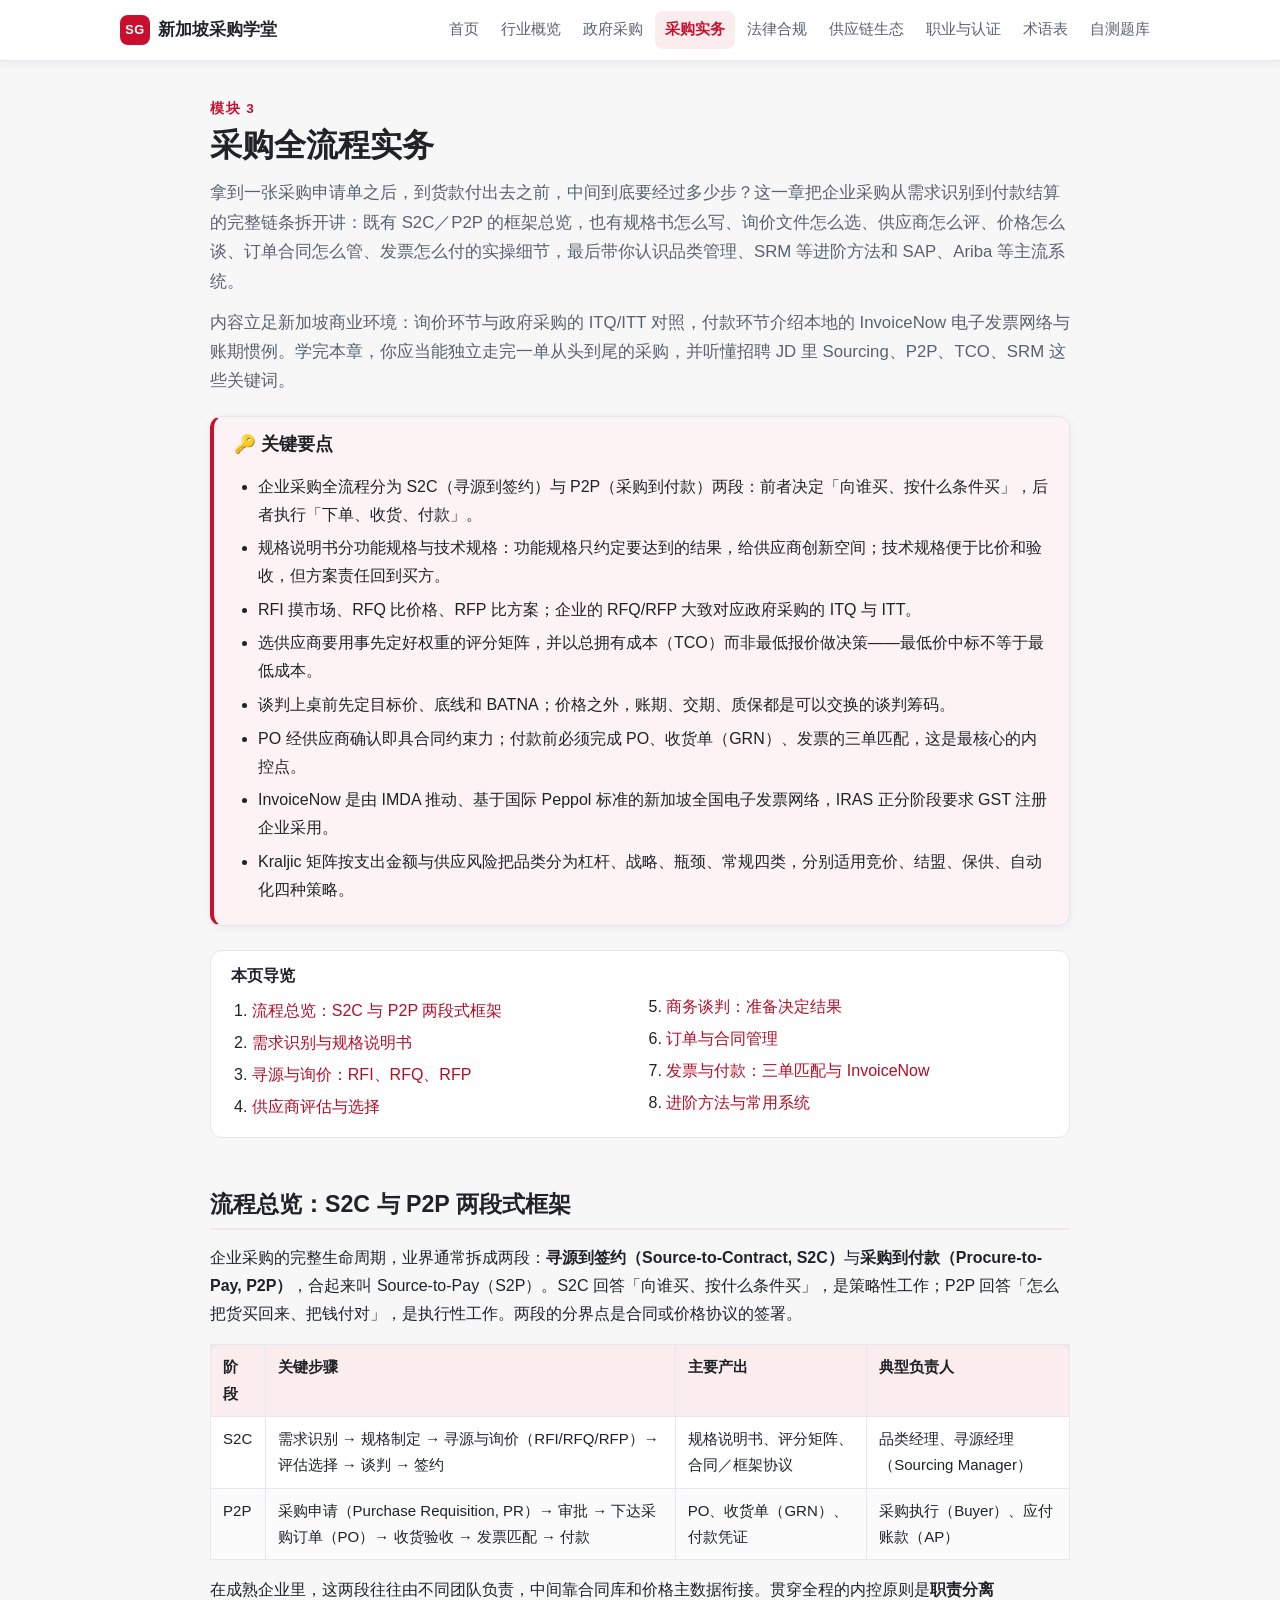
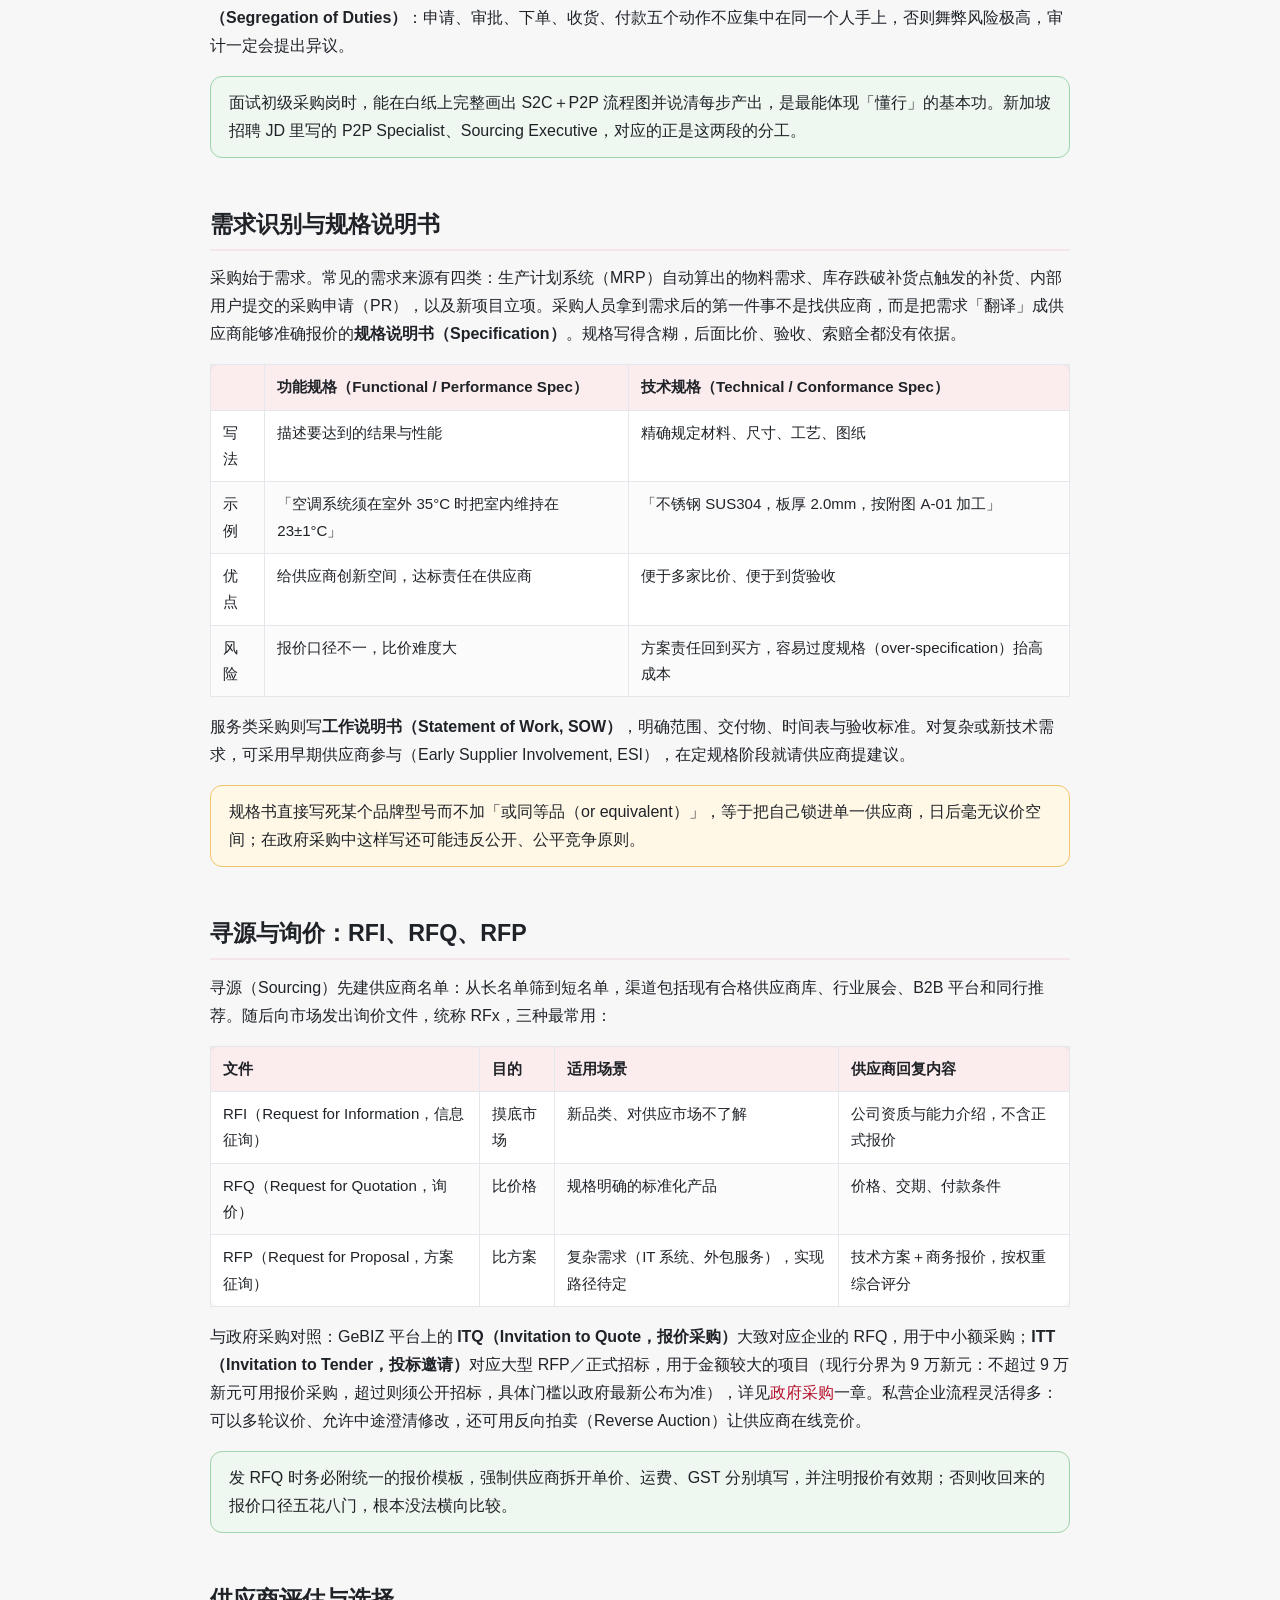
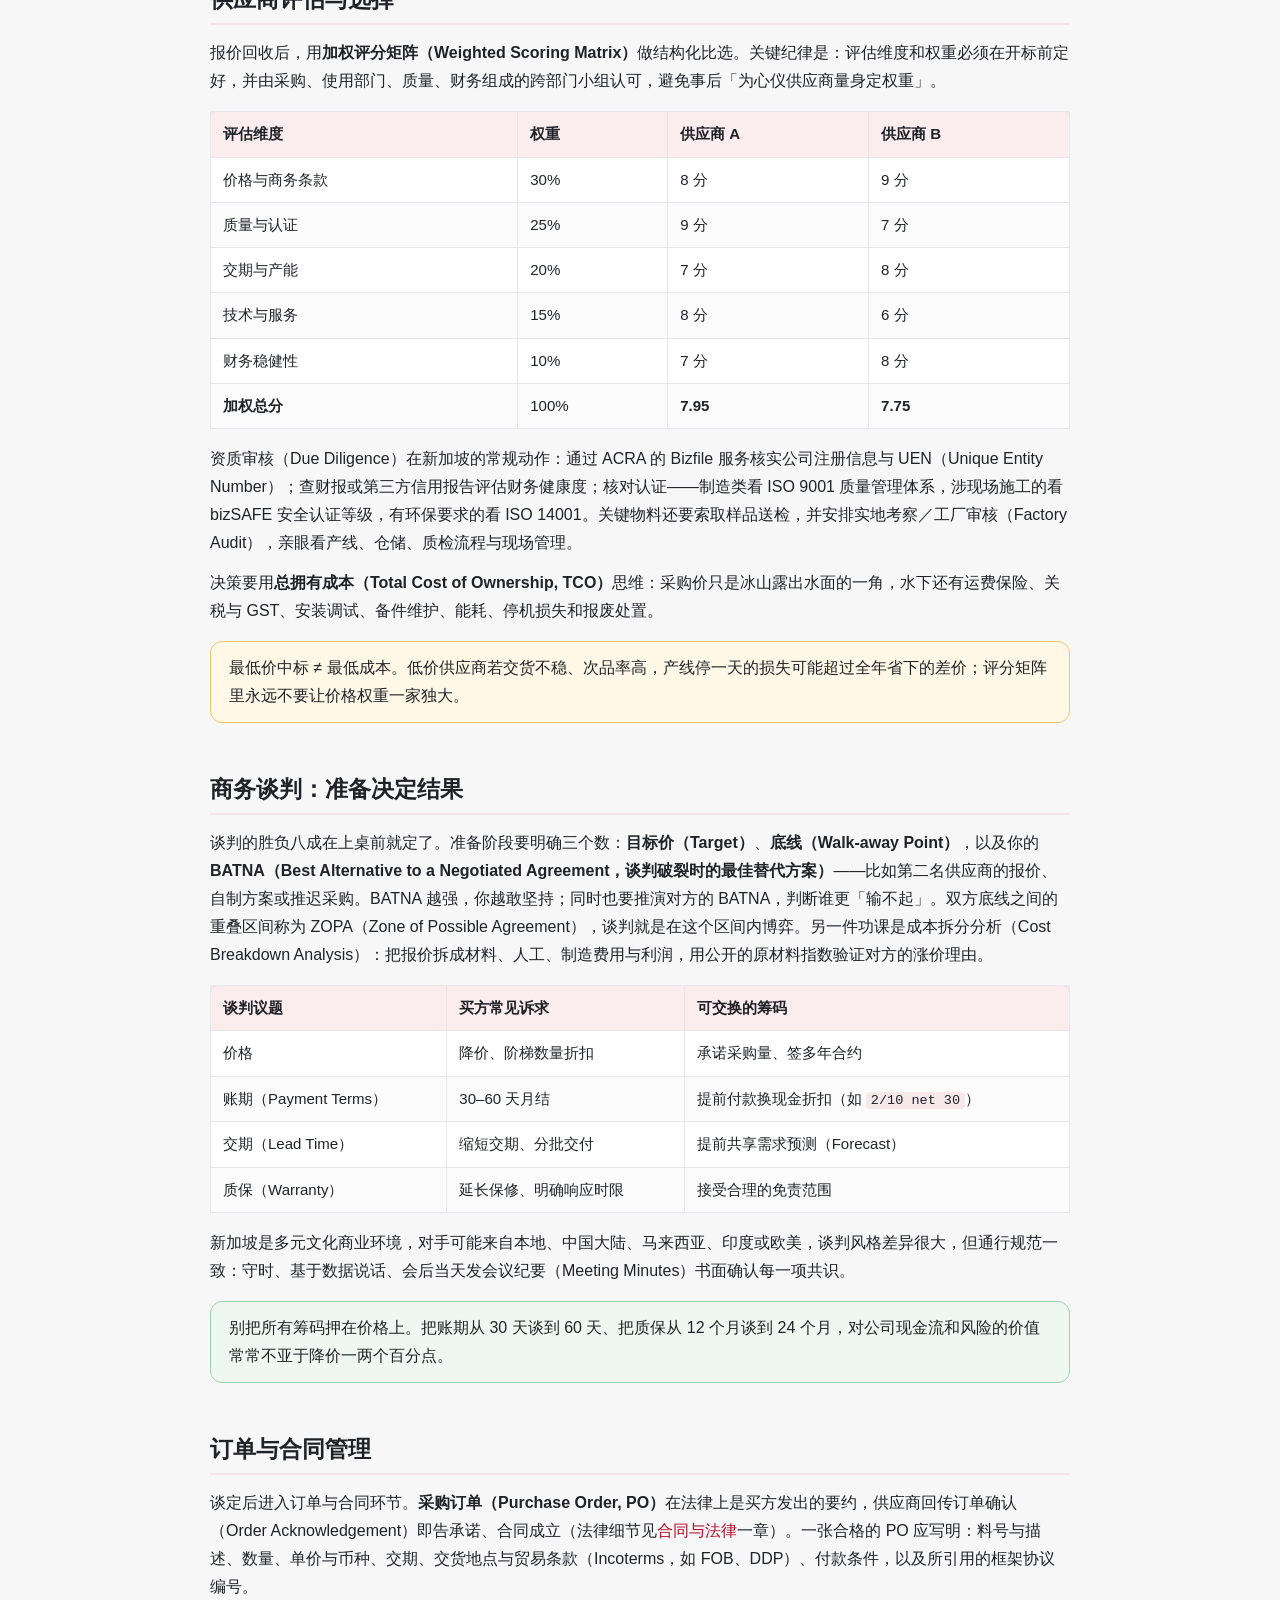
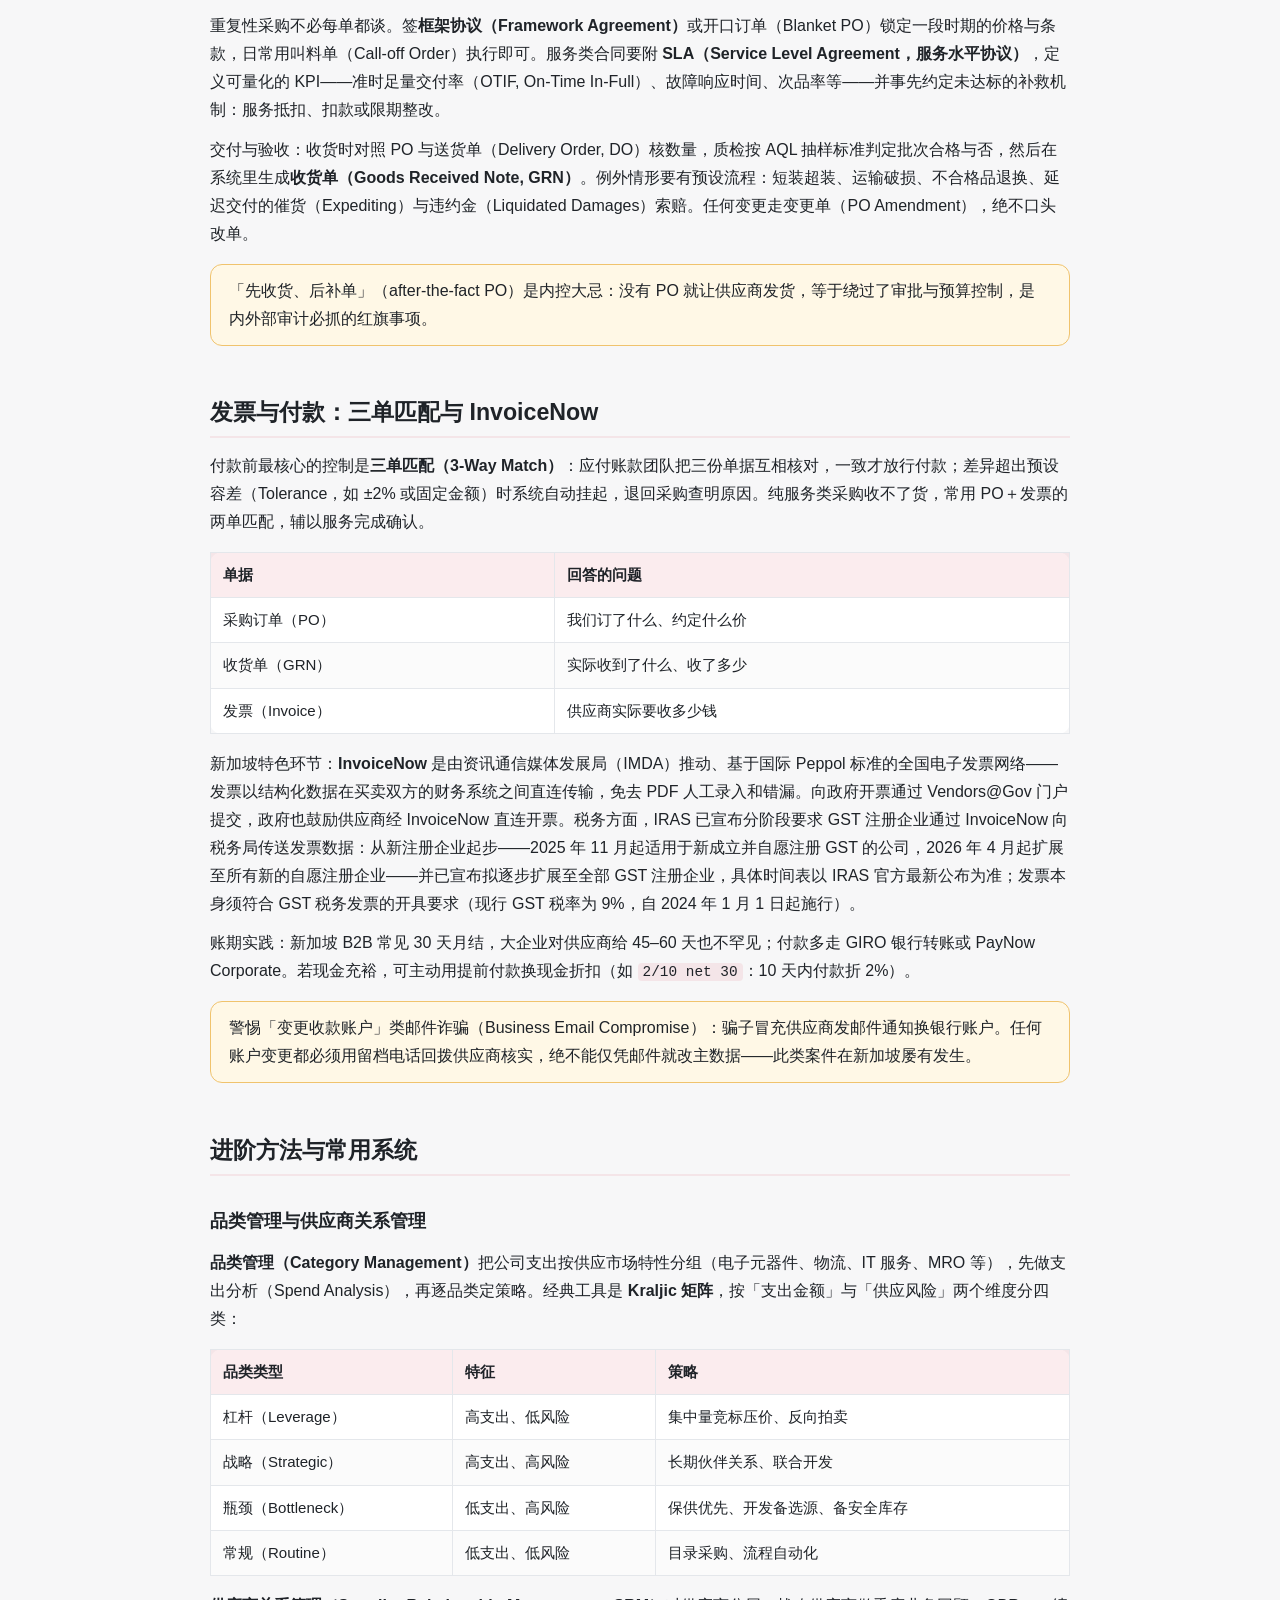
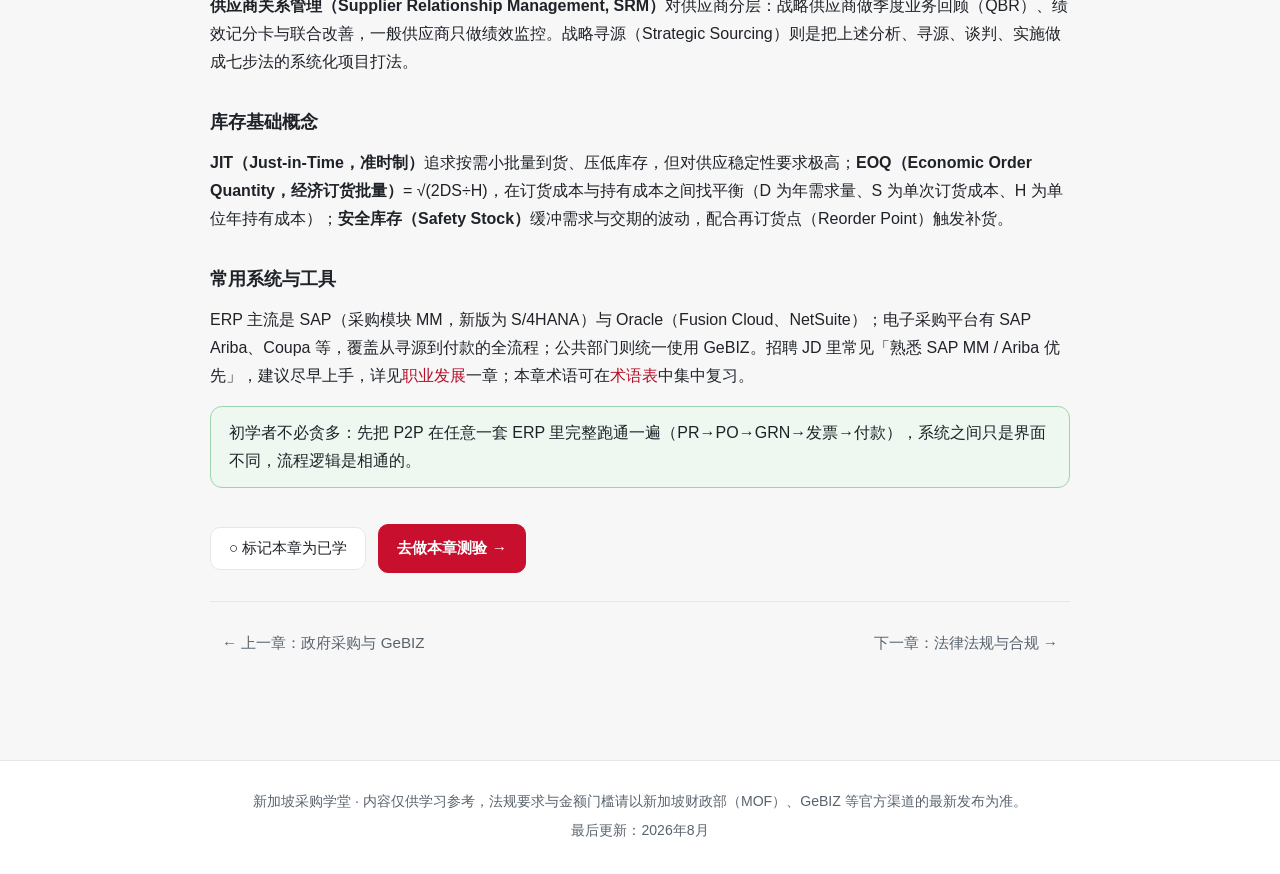
<file: process.html>
<!DOCTYPE html>
<html lang="zh-CN">
<head>
<meta charset="UTF-8">
<meta name="viewport" content="width=device-width, initial-scale=1.0">
<title>采购全流程实务｜新加坡采购学堂</title>
<meta name="description" content="拆解企业采购从需求识别到付款结算的完整链条：S2C 与 P2P 框架、规格书撰写、RFI/RFQ/RFP 询价、供应商评估、商务谈判、订单合同管理、三单匹配与 InvoiceNow 电子发票，并介绍品类管理与主流采购系统。">
<link rel="stylesheet" href="assets/style.css">
</head>
<body>
<a class="skip-link" href="#main">跳到主要内容</a>
<header class="site-header">
  <div class="wrap header-inner">
    <a class="logo" href="index.html"><span class="logo-mark">SG</span> 新加坡采购学堂</a>
    <button class="nav-toggle" aria-label="打开菜单" aria-expanded="false">☰</button>
    <nav class="site-nav" id="site-nav">
      <a href="index.html">首页</a>
      <a href="overview.html">行业概览</a>
      <a href="government.html">政府采购</a>
      <a href="process.html">采购实务</a>
      <a href="legal.html">法律合规</a>
      <a href="supplychain.html">供应链生态</a>
      <a href="career.html">职业与认证</a>
      <a href="glossary.html">术语表</a>
      <a href="quiz.html">自测题库</a>
    </nav>
  </div>
</header>
<main id="main" class="wrap page">
  <article class="content">
    <header class="page-head">
      <p class="eyebrow">模块 3</p>
      <h1>采购全流程实务</h1>
      <div class="intro"><p>拿到一张采购申请单之后，到货款付出去之前，中间到底要经过多少步？这一章把企业采购从需求识别到付款结算的完整链条拆开讲：既有 S2C／P2P 的框架总览，也有规格书怎么写、询价文件怎么选、供应商怎么评、价格怎么谈、订单合同怎么管、发票怎么付的实操细节，最后带你认识品类管理、SRM 等进阶方法和 SAP、Ariba 等主流系统。</p><p>内容立足新加坡商业环境：询价环节与政府采购的 ITQ/ITT 对照，付款环节介绍本地的 InvoiceNow 电子发票网络与账期惯例。学完本章，你应当能独立走完一单从头到尾的采购，并听懂招聘 JD 里 Sourcing、P2P、TCO、SRM 这些关键词。</p></div>
    </header>
    <div class="callout keypoints">
      <h2>🔑 关键要点</h2>
      <ul>
        <li>企业采购全流程分为 S2C（寻源到签约）与 P2P（采购到付款）两段：前者决定「向谁买、按什么条件买」，后者执行「下单、收货、付款」。</li>
        <li>规格说明书分功能规格与技术规格：功能规格只约定要达到的结果，给供应商创新空间；技术规格便于比价和验收，但方案责任回到买方。</li>
        <li>RFI 摸市场、RFQ 比价格、RFP 比方案；企业的 RFQ/RFP 大致对应政府采购的 ITQ 与 ITT。</li>
        <li>选供应商要用事先定好权重的评分矩阵，并以总拥有成本（TCO）而非最低报价做决策——最低价中标不等于最低成本。</li>
        <li>谈判上桌前先定目标价、底线和 BATNA；价格之外，账期、交期、质保都是可以交换的谈判筹码。</li>
        <li>PO 经供应商确认即具合同约束力；付款前必须完成 PO、收货单（GRN）、发票的三单匹配，这是最核心的内控点。</li>
        <li>InvoiceNow 是由 IMDA 推动、基于国际 Peppol 标准的新加坡全国电子发票网络，IRAS 正分阶段要求 GST 注册企业采用。</li>
        <li>Kraljic 矩阵按支出金额与供应风险把品类分为杠杆、战略、瓶颈、常规四类，分别适用竞价、结盟、保供、自动化四种策略。</li>
      </ul>
    </div>
    <nav class="toc" aria-label="本页导览">
      <h2>本页导览</h2>
      <ol>
        <li><a href="#s1">流程总览：S2C 与 P2P 两段式框架</a></li>
        <li><a href="#s2">需求识别与规格说明书</a></li>
        <li><a href="#s3">寻源与询价：RFI、RFQ、RFP</a></li>
        <li><a href="#s4">供应商评估与选择</a></li>
        <li><a href="#s5">商务谈判：准备决定结果</a></li>
        <li><a href="#s6">订单与合同管理</a></li>
        <li><a href="#s7">发票与付款：三单匹配与 InvoiceNow</a></li>
        <li><a href="#s8">进阶方法与常用系统</a></li>
      </ol>
    </nav>
    <section id="s1">
      <h2>流程总览：S2C 与 P2P 两段式框架</h2>
      <p>企业采购的完整生命周期，业界通常拆成两段：<strong>寻源到签约（<span class="en">Source-to-Contract, S2C</span>）</strong>与<strong>采购到付款（<span class="en">Procure-to-Pay, P2P</span>）</strong>，合起来叫 <span class="en">Source-to-Pay（S2P）</span>。S2C 回答「向谁买、按什么条件买」，是策略性工作；P2P 回答「怎么把货买回来、把钱付对」，是执行性工作。两段的分界点是合同或价格协议的签署。</p><div class="table-scroll"><table><thead><tr><th>阶段</th><th>关键步骤</th><th>主要产出</th><th>典型负责人</th></tr></thead><tbody><tr><td>S2C</td><td>需求识别 → 规格制定 → 寻源与询价（RFI/RFQ/RFP）→ 评估选择 → 谈判 → 签约</td><td>规格说明书、评分矩阵、合同／框架协议</td><td>品类经理、寻源经理（<span class="en">Sourcing Manager</span>）</td></tr><tr><td>P2P</td><td>采购申请（<span class="en">Purchase Requisition, PR</span>）→ 审批 → 下达采购订单（PO）→ 收货验收 → 发票匹配 → 付款</td><td>PO、收货单（GRN）、付款凭证</td><td>采购执行（<span class="en">Buyer</span>）、应付账款（<span class="en">AP</span>）</td></tr></tbody></table></div><p>在成熟企业里，这两段往往由不同团队负责，中间靠合同库和价格主数据衔接。贯穿全程的内控原则是<strong>职责分离（<span class="en">Segregation of Duties</span>）</strong>：申请、审批、下单、收货、付款五个动作不应集中在同一个人手上，否则舞弊风险极高，审计一定会提出异议。</p><div class="tip">面试初级采购岗时，能在白纸上完整画出 S2C＋P2P 流程图并说清每步产出，是最能体现「懂行」的基本功。新加坡招聘 JD 里写的 <span class="en">P2P Specialist</span>、<span class="en">Sourcing Executive</span>，对应的正是这两段的分工。</div>
    </section>
    <section id="s2">
      <h2>需求识别与规格说明书</h2>
      <p>采购始于需求。常见的需求来源有四类：生产计划系统（MRP）自动算出的物料需求、库存跌破补货点触发的补货、内部用户提交的采购申请（PR），以及新项目立项。采购人员拿到需求后的第一件事不是找供应商，而是把需求「翻译」成供应商能够准确报价的<strong>规格说明书（<span class="en">Specification</span>）</strong>。规格写得含糊，后面比价、验收、索赔全都没有依据。</p><div class="table-scroll"><table><thead><tr><th></th><th>功能规格（<span class="en">Functional / Performance Spec</span>）</th><th>技术规格（<span class="en">Technical / Conformance Spec</span>）</th></tr></thead><tbody><tr><td>写法</td><td>描述要达到的结果与性能</td><td>精确规定材料、尺寸、工艺、图纸</td></tr><tr><td>示例</td><td>「空调系统须在室外 35°C 时把室内维持在 23±1°C」</td><td>「不锈钢 SUS304，板厚 2.0mm，按附图 A-01 加工」</td></tr><tr><td>优点</td><td>给供应商创新空间，达标责任在供应商</td><td>便于多家比价、便于到货验收</td></tr><tr><td>风险</td><td>报价口径不一，比价难度大</td><td>方案责任回到买方，容易过度规格（<span class="en">over-specification</span>）抬高成本</td></tr></tbody></table></div><p>服务类采购则写<strong>工作说明书（<span class="en">Statement of Work, SOW</span>）</strong>，明确范围、交付物、时间表与验收标准。对复杂或新技术需求，可采用早期供应商参与（<span class="en">Early Supplier Involvement, ESI</span>），在定规格阶段就请供应商提建议。</p><div class="warn">规格书直接写死某个品牌型号而不加「或同等品（<span class="en">or equivalent</span>）」，等于把自己锁进单一供应商，日后毫无议价空间；在政府采购中这样写还可能违反公开、公平竞争原则。</div>
    </section>
    <section id="s3">
      <h2>寻源与询价：RFI、RFQ、RFP</h2>
      <p>寻源（<span class="en">Sourcing</span>）先建供应商名单：从长名单筛到短名单，渠道包括现有合格供应商库、行业展会、B2B 平台和同行推荐。随后向市场发出询价文件，统称 <span class="en">RFx</span>，三种最常用：</p><div class="table-scroll"><table><thead><tr><th>文件</th><th>目的</th><th>适用场景</th><th>供应商回复内容</th></tr></thead><tbody><tr><td>RFI（<span class="en">Request for Information</span>，信息征询）</td><td>摸底市场</td><td>新品类、对供应市场不了解</td><td>公司资质与能力介绍，不含正式报价</td></tr><tr><td>RFQ（<span class="en">Request for Quotation</span>，询价）</td><td>比价格</td><td>规格明确的标准化产品</td><td>价格、交期、付款条件</td></tr><tr><td>RFP（<span class="en">Request for Proposal</span>，方案征询）</td><td>比方案</td><td>复杂需求（IT 系统、外包服务），实现路径待定</td><td>技术方案＋商务报价，按权重综合评分</td></tr></tbody></table></div><p>与政府采购对照：GeBIZ 平台上的 <strong>ITQ（<span class="en">Invitation to Quote</span>，报价采购）</strong>大致对应企业的 RFQ，用于中小额采购；<strong>ITT（<span class="en">Invitation to Tender</span>，投标邀请）</strong>对应大型 RFP／正式招标，用于金额较大的项目（现行分界为 9 万新元：不超过 9 万新元可用报价采购，超过则须公开招标，具体门槛以政府最新公布为准），详见<a href="government.html">政府采购</a>一章。私营企业流程灵活得多：可以多轮议价、允许中途澄清修改，还可用反向拍卖（<span class="en">Reverse Auction</span>）让供应商在线竞价。</p><div class="tip">发 RFQ 时务必附统一的报价模板，强制供应商拆开单价、运费、GST 分别填写，并注明报价有效期；否则收回来的报价口径五花八门，根本没法横向比较。</div>
    </section>
    <section id="s4">
      <h2>供应商评估与选择</h2>
      <p>报价回收后，用<strong>加权评分矩阵（<span class="en">Weighted Scoring Matrix</span>）</strong>做结构化比选。关键纪律是：评估维度和权重必须在开标前定好，并由采购、使用部门、质量、财务组成的跨部门小组认可，避免事后「为心仪供应商量身定权重」。</p><div class="table-scroll"><table><thead><tr><th>评估维度</th><th>权重</th><th>供应商 A</th><th>供应商 B</th></tr></thead><tbody><tr><td>价格与商务条款</td><td>30%</td><td>8 分</td><td>9 分</td></tr><tr><td>质量与认证</td><td>25%</td><td>9 分</td><td>7 分</td></tr><tr><td>交期与产能</td><td>20%</td><td>7 分</td><td>8 分</td></tr><tr><td>技术与服务</td><td>15%</td><td>8 分</td><td>6 分</td></tr><tr><td>财务稳健性</td><td>10%</td><td>7 分</td><td>8 分</td></tr><tr><td><strong>加权总分</strong></td><td>100%</td><td><strong>7.95</strong></td><td><strong>7.75</strong></td></tr></tbody></table></div><p>资质审核（<span class="en">Due Diligence</span>）在新加坡的常规动作：通过 ACRA 的 Bizfile 服务核实公司注册信息与 UEN（<span class="en">Unique Entity Number</span>）；查财报或第三方信用报告评估财务健康度；核对认证——制造类看 ISO 9001 质量管理体系，涉现场施工的看 bizSAFE 安全认证等级，有环保要求的看 ISO 14001。关键物料还要索取样品送检，并安排实地考察／工厂审核（<span class="en">Factory Audit</span>），亲眼看产线、仓储、质检流程与现场管理。</p><p>决策要用<strong>总拥有成本（<span class="en">Total Cost of Ownership, TCO</span>）</strong>思维：采购价只是冰山露出水面的一角，水下还有运费保险、关税与 GST、安装调试、备件维护、能耗、停机损失和报废处置。</p><div class="warn">最低价中标 ≠ 最低成本。低价供应商若交货不稳、次品率高，产线停一天的损失可能超过全年省下的差价；评分矩阵里永远不要让价格权重一家独大。</div>
    </section>
    <section id="s5">
      <h2>商务谈判：准备决定结果</h2>
      <p>谈判的胜负八成在上桌前就定了。准备阶段要明确三个数：<strong>目标价（<span class="en">Target</span>）</strong>、<strong>底线（<span class="en">Walk-away Point</span>）</strong>，以及你的 <strong>BATNA（<span class="en">Best Alternative to a Negotiated Agreement</span>，谈判破裂时的最佳替代方案）</strong>——比如第二名供应商的报价、自制方案或推迟采购。BATNA 越强，你越敢坚持；同时也要推演对方的 BATNA，判断谁更「输不起」。双方底线之间的重叠区间称为 ZOPA（<span class="en">Zone of Possible Agreement</span>），谈判就是在这个区间内博弈。另一件功课是成本拆分分析（<span class="en">Cost Breakdown Analysis</span>）：把报价拆成材料、人工、制造费用与利润，用公开的原材料指数验证对方的涨价理由。</p><div class="table-scroll"><table><thead><tr><th>谈判议题</th><th>买方常见诉求</th><th>可交换的筹码</th></tr></thead><tbody><tr><td>价格</td><td>降价、阶梯数量折扣</td><td>承诺采购量、签多年合约</td></tr><tr><td>账期（<span class="en">Payment Terms</span>）</td><td>30–60 天月结</td><td>提前付款换现金折扣（如 <code>2/10 net 30</code>）</td></tr><tr><td>交期（<span class="en">Lead Time</span>）</td><td>缩短交期、分批交付</td><td>提前共享需求预测（<span class="en">Forecast</span>）</td></tr><tr><td>质保（<span class="en">Warranty</span>）</td><td>延长保修、明确响应时限</td><td>接受合理的免责范围</td></tr></tbody></table></div><p>新加坡是多元文化商业环境，对手可能来自本地、中国大陆、马来西亚、印度或欧美，谈判风格差异很大，但通行规范一致：守时、基于数据说话、会后当天发会议纪要（<span class="en">Meeting Minutes</span>）书面确认每一项共识。</p><div class="tip">别把所有筹码押在价格上。把账期从 30 天谈到 60 天、把质保从 12 个月谈到 24 个月，对公司现金流和风险的价值常常不亚于降价一两个百分点。</div>
    </section>
    <section id="s6">
      <h2>订单与合同管理</h2>
      <p>谈定后进入订单与合同环节。<strong>采购订单（<span class="en">Purchase Order, PO</span>）</strong>在法律上是买方发出的要约，供应商回传订单确认（<span class="en">Order Acknowledgement</span>）即告承诺、合同成立（法律细节见<a href="legal.html">合同与法律</a>一章）。一张合格的 PO 应写明：料号与描述、数量、单价与币种、交期、交货地点与贸易条款（<span class="en">Incoterms</span>，如 FOB、DDP）、付款条件，以及所引用的框架协议编号。</p><p>重复性采购不必每单都谈。签<strong>框架协议（<span class="en">Framework Agreement</span>）</strong>或开口订单（<span class="en">Blanket PO</span>）锁定一段时期的价格与条款，日常用叫料单（<span class="en">Call-off Order</span>）执行即可。服务类合同要附 <strong>SLA（<span class="en">Service Level Agreement</span>，服务水平协议）</strong>，定义可量化的 KPI——准时足量交付率（<span class="en">OTIF, On-Time In-Full</span>）、故障响应时间、次品率等——并事先约定未达标的补救机制：服务抵扣、扣款或限期整改。</p><p>交付与验收：收货时对照 PO 与送货单（<span class="en">Delivery Order, DO</span>）核数量，质检按 AQL 抽样标准判定批次合格与否，然后在系统里生成<strong>收货单（<span class="en">Goods Received Note, GRN</span>）</strong>。例外情形要有预设流程：短装超装、运输破损、不合格品退换、延迟交付的催货（<span class="en">Expediting</span>）与违约金（<span class="en">Liquidated Damages</span>）索赔。任何变更走变更单（<span class="en">PO Amendment</span>），绝不口头改单。</p><div class="warn">「先收货、后补单」（<span class="en">after-the-fact PO</span>）是内控大忌：没有 PO 就让供应商发货，等于绕过了审批与预算控制，是内外部审计必抓的红旗事项。</div>
    </section>
    <section id="s7">
      <h2>发票与付款：三单匹配与 InvoiceNow</h2>
      <p>付款前最核心的控制是<strong>三单匹配（<span class="en">3-Way Match</span>）</strong>：应付账款团队把三份单据互相核对，一致才放行付款；差异超出预设容差（<span class="en">Tolerance</span>，如 ±2% 或固定金额）时系统自动挂起，退回采购查明原因。纯服务类采购收不了货，常用 PO＋发票的两单匹配，辅以服务完成确认。</p><div class="table-scroll"><table><thead><tr><th>单据</th><th>回答的问题</th></tr></thead><tbody><tr><td>采购订单（PO）</td><td>我们订了什么、约定什么价</td></tr><tr><td>收货单（GRN）</td><td>实际收到了什么、收了多少</td></tr><tr><td>发票（<span class="en">Invoice</span>）</td><td>供应商实际要收多少钱</td></tr></tbody></table></div><p>新加坡特色环节：<strong>InvoiceNow</strong> 是由资讯通信媒体发展局（<span class="en">IMDA</span>）推动、基于国际 <span class="en">Peppol</span> 标准的全国电子发票网络——发票以结构化数据在买卖双方的财务系统之间直连传输，免去 PDF 人工录入和错漏。向政府开票通过 Vendors@Gov 门户提交，政府也鼓励供应商经 InvoiceNow 直连开票。税务方面，IRAS 已宣布分阶段要求 GST 注册企业通过 InvoiceNow 向税务局传送发票数据：从新注册企业起步——2025 年 11 月起适用于新成立并自愿注册 GST 的公司，2026 年 4 月起扩展至所有新的自愿注册企业——并已宣布拟逐步扩展至全部 GST 注册企业，具体时间表以 IRAS 官方最新公布为准；发票本身须符合 GST 税务发票的开具要求（现行 GST 税率为 9%，自 2024 年 1 月 1 日起施行）。</p><p>账期实践：新加坡 B2B 常见 30 天月结，大企业对供应商给 45–60 天也不罕见；付款多走 GIRO 银行转账或 PayNow Corporate。若现金充裕，可主动用提前付款换现金折扣（如 <code>2/10 net 30</code>：10 天内付款折 2%）。</p><div class="warn">警惕「变更收款账户」类邮件诈骗（<span class="en">Business Email Compromise</span>）：骗子冒充供应商发邮件通知换银行账户。任何账户变更都必须用留档电话回拨供应商核实，绝不能仅凭邮件就改主数据——此类案件在新加坡屡有发生。</div>
    </section>
    <section id="s8">
      <h2>进阶方法与常用系统</h2>
      <h3>品类管理与供应商关系管理</h3><p><strong>品类管理（<span class="en">Category Management</span>）</strong>把公司支出按供应市场特性分组（电子元器件、物流、IT 服务、MRO 等），先做支出分析（<span class="en">Spend Analysis</span>），再逐品类定策略。经典工具是 <strong>Kraljic 矩阵</strong>，按「支出金额」与「供应风险」两个维度分四类：</p><div class="table-scroll"><table><thead><tr><th>品类类型</th><th>特征</th><th>策略</th></tr></thead><tbody><tr><td>杠杆（<span class="en">Leverage</span>）</td><td>高支出、低风险</td><td>集中量竞标压价、反向拍卖</td></tr><tr><td>战略（<span class="en">Strategic</span>）</td><td>高支出、高风险</td><td>长期伙伴关系、联合开发</td></tr><tr><td>瓶颈（<span class="en">Bottleneck</span>）</td><td>低支出、高风险</td><td>保供优先、开发备选源、备安全库存</td></tr><tr><td>常规（<span class="en">Routine</span>）</td><td>低支出、低风险</td><td>目录采购、流程自动化</td></tr></tbody></table></div><p><strong>供应商关系管理（<span class="en">Supplier Relationship Management, SRM</span>）</strong>对供应商分层：战略供应商做季度业务回顾（<span class="en">QBR</span>）、绩效记分卡与联合改善，一般供应商只做绩效监控。战略寻源（<span class="en">Strategic Sourcing</span>）则是把上述分析、寻源、谈判、实施做成七步法的系统化项目打法。</p><h3>库存基础概念</h3><p><strong>JIT（<span class="en">Just-in-Time</span>，准时制）</strong>追求按需小批量到货、压低库存，但对供应稳定性要求极高；<strong>EOQ（<span class="en">Economic Order Quantity</span>，经济订货批量）</strong>= √(2DS÷H)，在订货成本与持有成本之间找平衡（D 为年需求量、S 为单次订货成本、H 为单位年持有成本）；<strong>安全库存（<span class="en">Safety Stock</span>）</strong>缓冲需求与交期的波动，配合再订货点（<span class="en">Reorder Point</span>）触发补货。</p><h3>常用系统与工具</h3><p>ERP 主流是 SAP（采购模块 MM，新版为 S/4HANA）与 Oracle（Fusion Cloud、NetSuite）；电子采购平台有 SAP Ariba、Coupa 等，覆盖从寻源到付款的全流程；公共部门则统一使用 GeBIZ。招聘 JD 里常见「熟悉 SAP MM / Ariba 优先」，建议尽早上手，详见<a href="career.html">职业发展</a>一章；本章术语可在<a href="glossary.html">术语表</a>中集中复习。</p><div class="tip">初学者不必贪多：先把 P2P 在任意一套 ERP 里完整跑通一遍（PR→PO→GRN→发票→付款），系统之间只是界面不同，流程逻辑是相通的。</div>
    </section>
    <div class="page-actions">
      <button class="btn-done" data-module="process" type="button">○ 标记本章为已学</button>
      <a class="btn quiz-link" href="quiz.html?module=process">去做本章测验 →</a>
    </div>
    <nav class="prevnext">
      <a class="prev" href="government.html">← 上一章：政府采购与 GeBIZ</a>
      <a class="next" href="legal.html">下一章：法律法规与合规 →</a>
    </nav>
  </article>
</main>
<footer class="site-footer">
  <div class="wrap">
    <p>新加坡采购学堂 · 内容仅供学习参考，法规要求与金额门槛请以新加坡财政部（MOF）、GeBIZ 等官方渠道的最新发布为准。</p>
    <p>最后更新：2026年8月</p>
  </div>
</footer>
<script src="assets/site.js"></script>
</body>
</html>
</file>
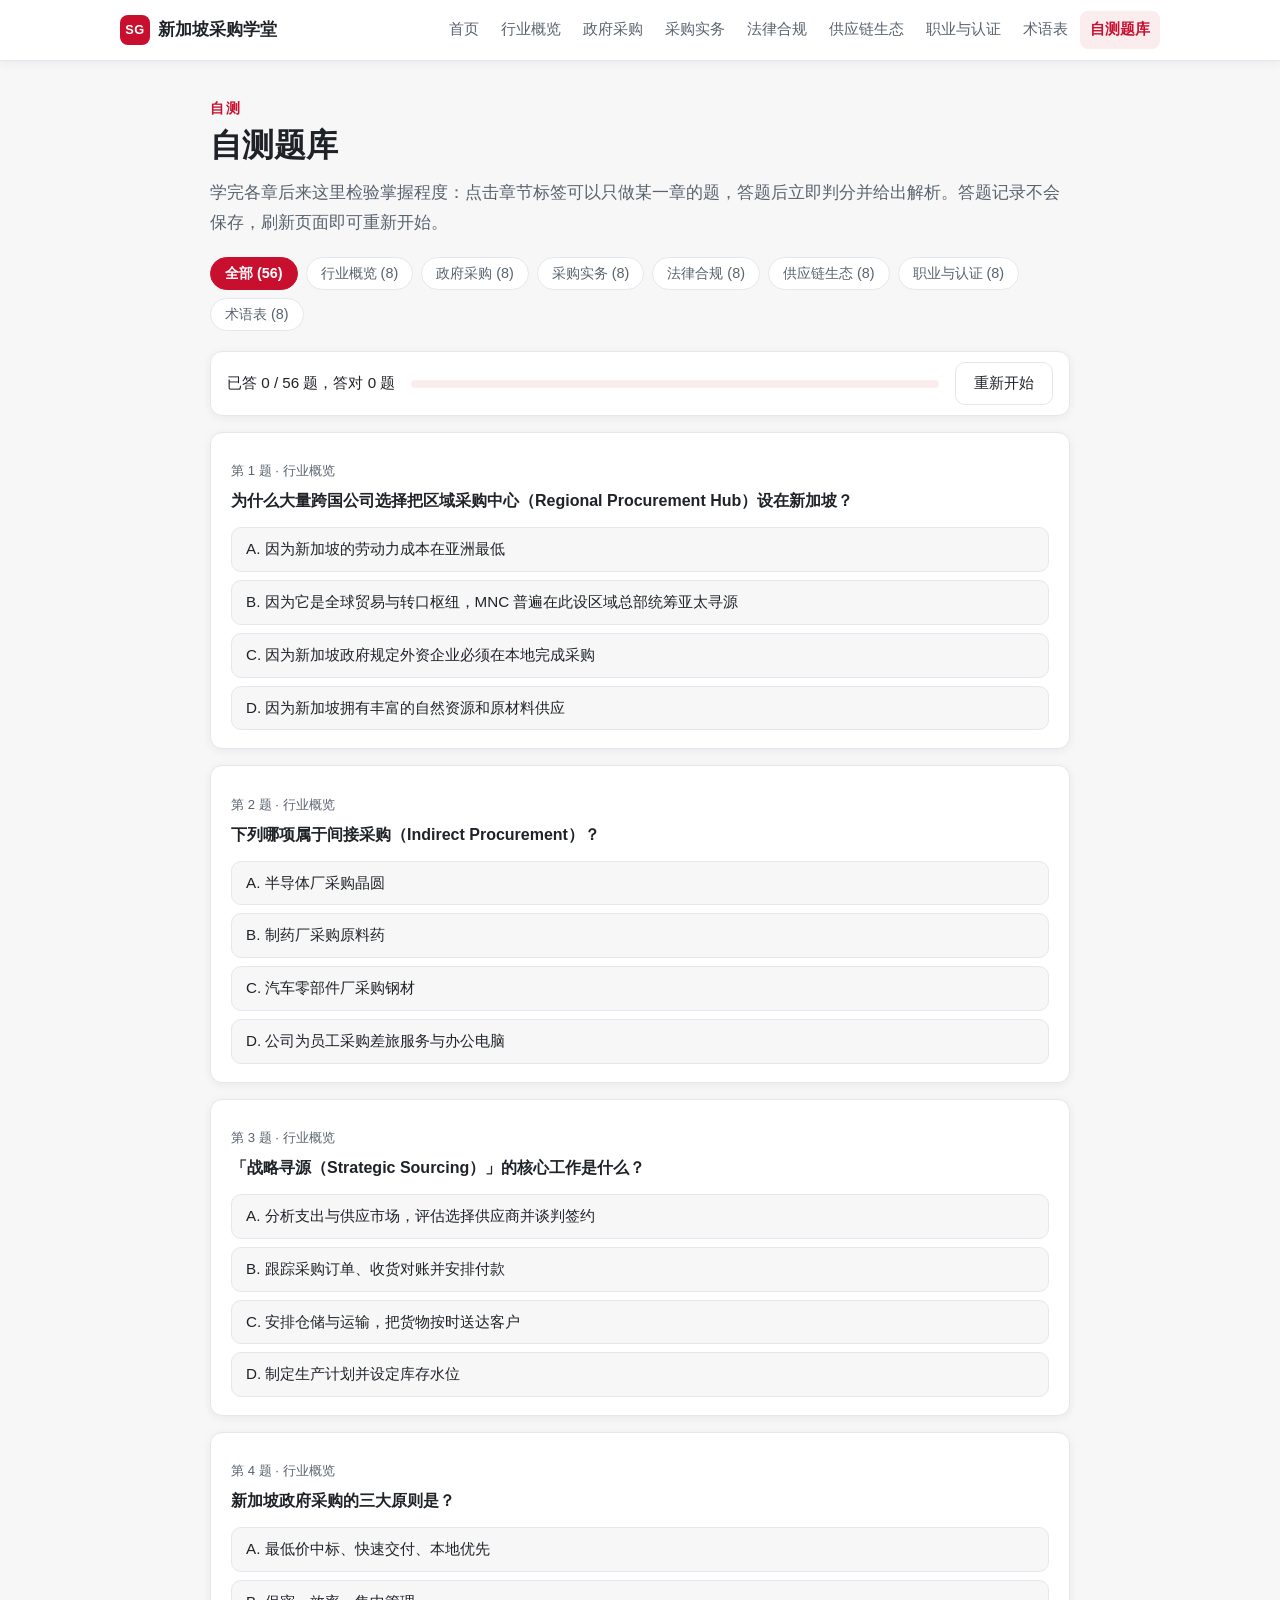
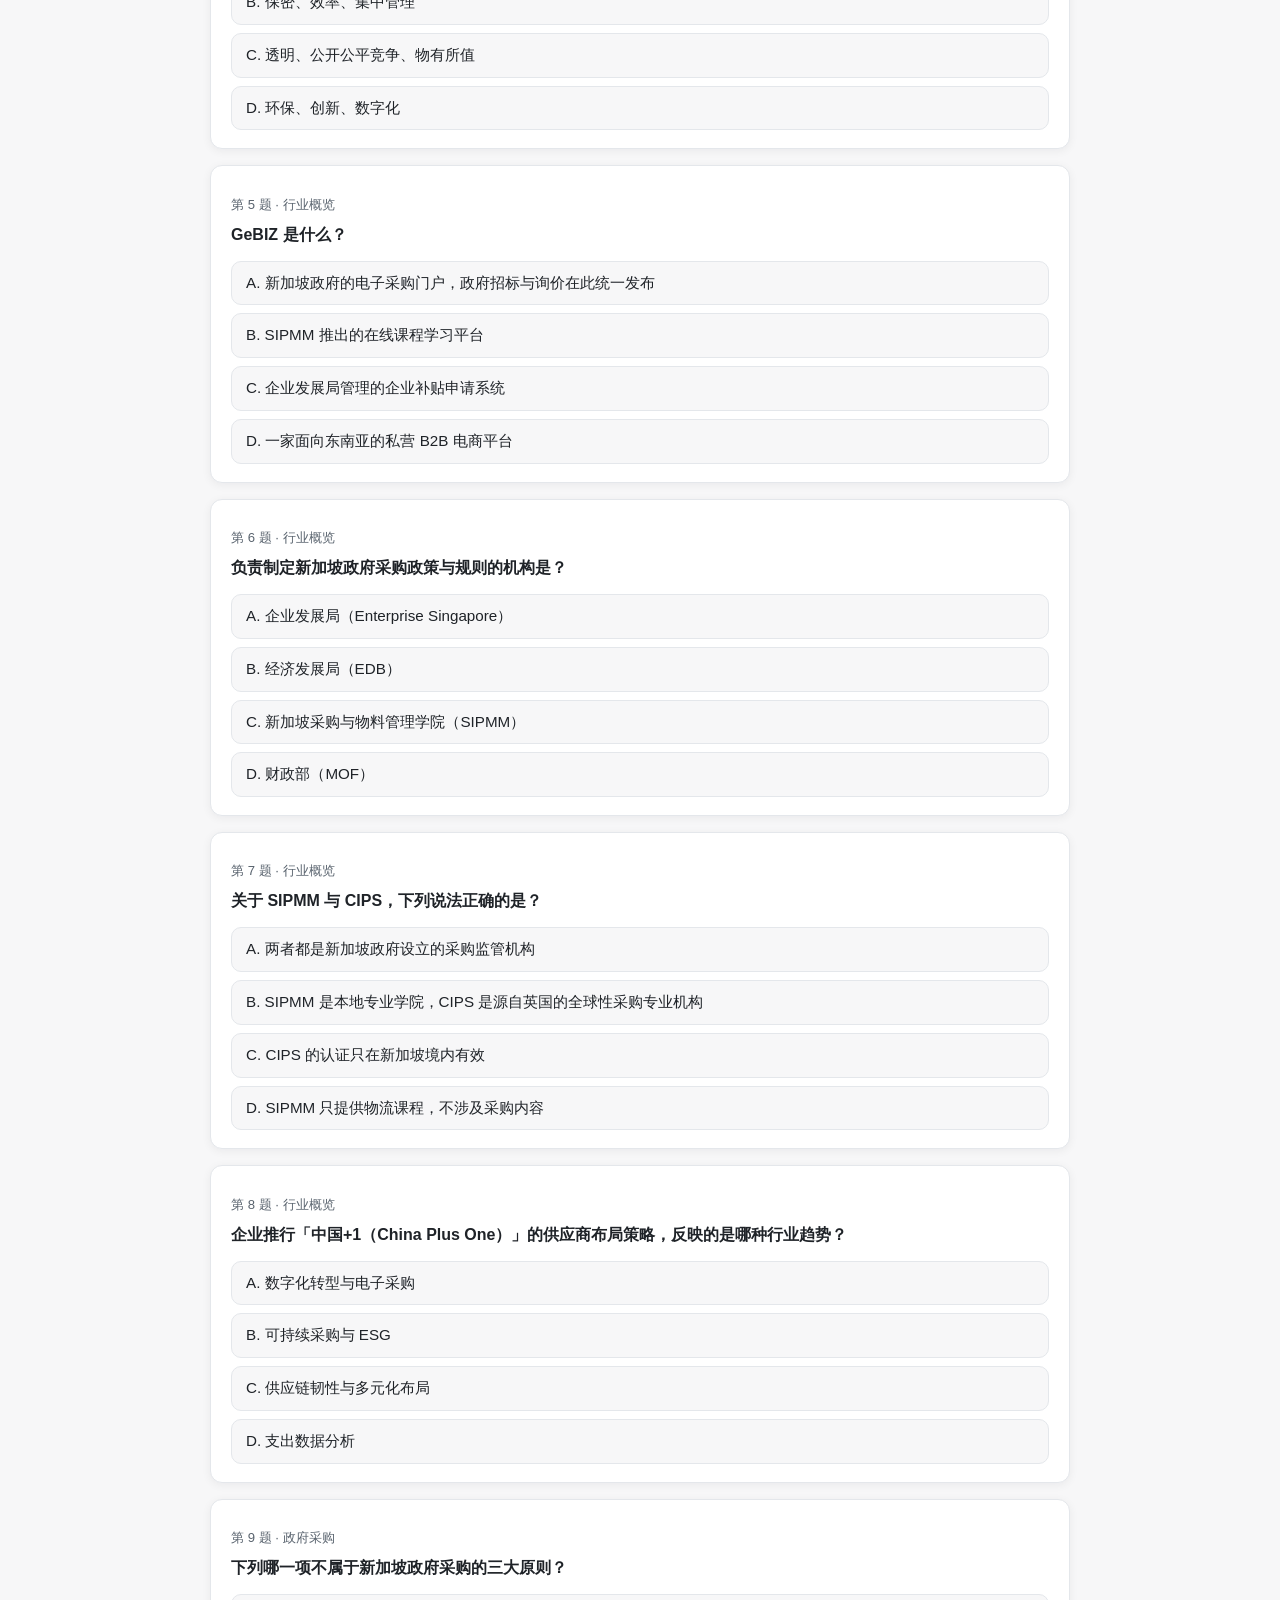
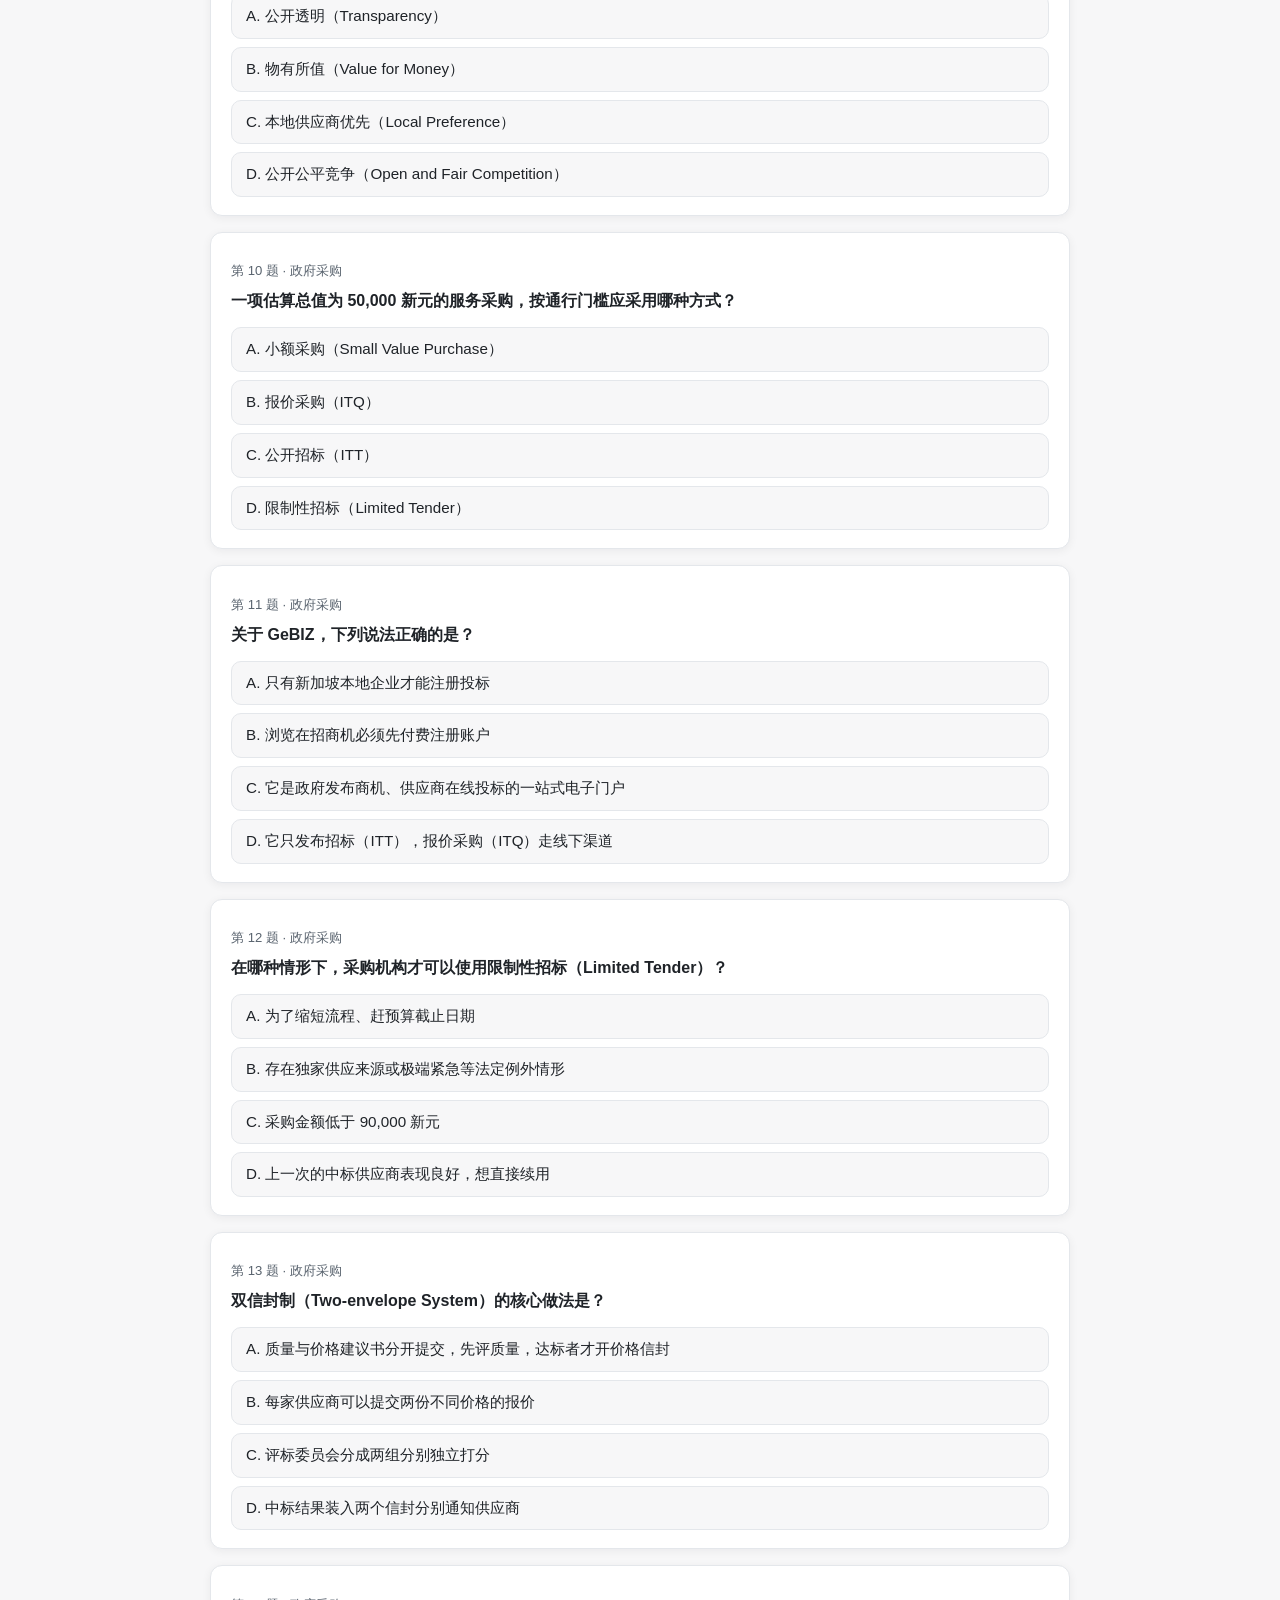
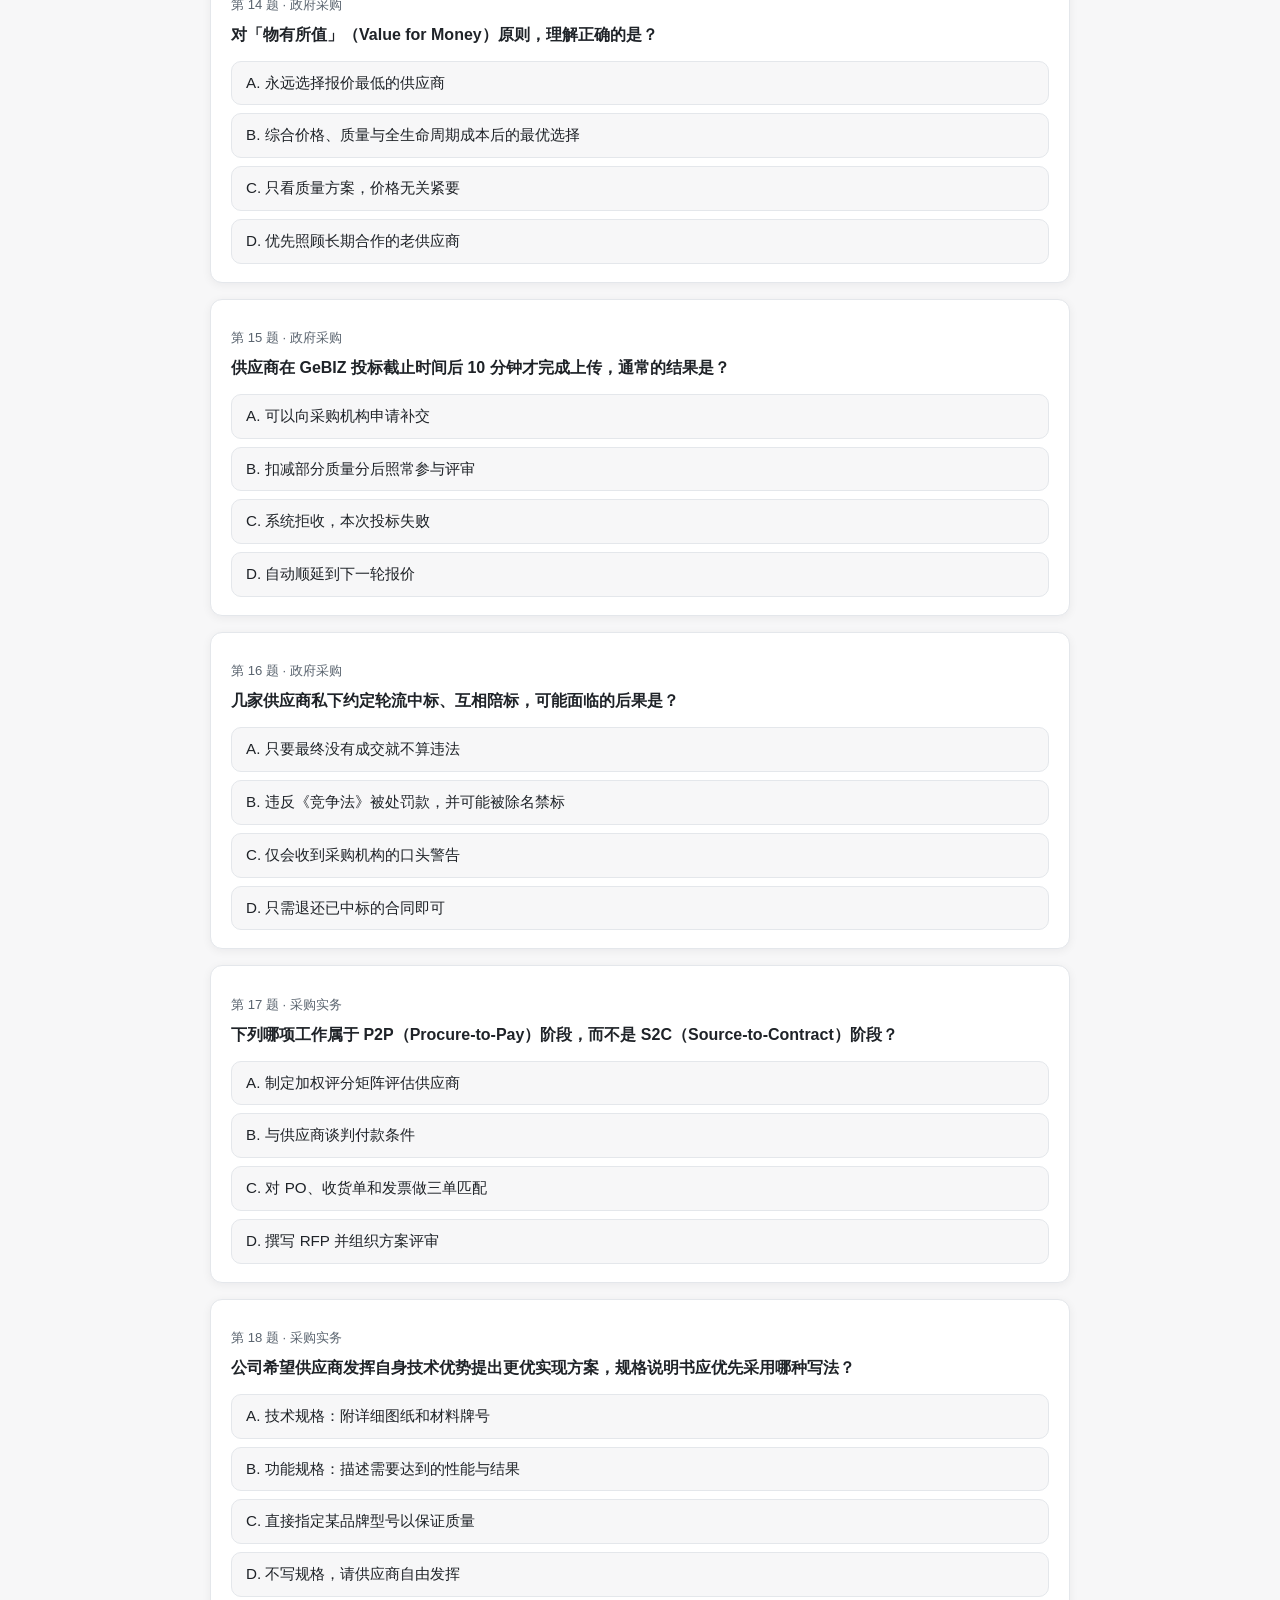
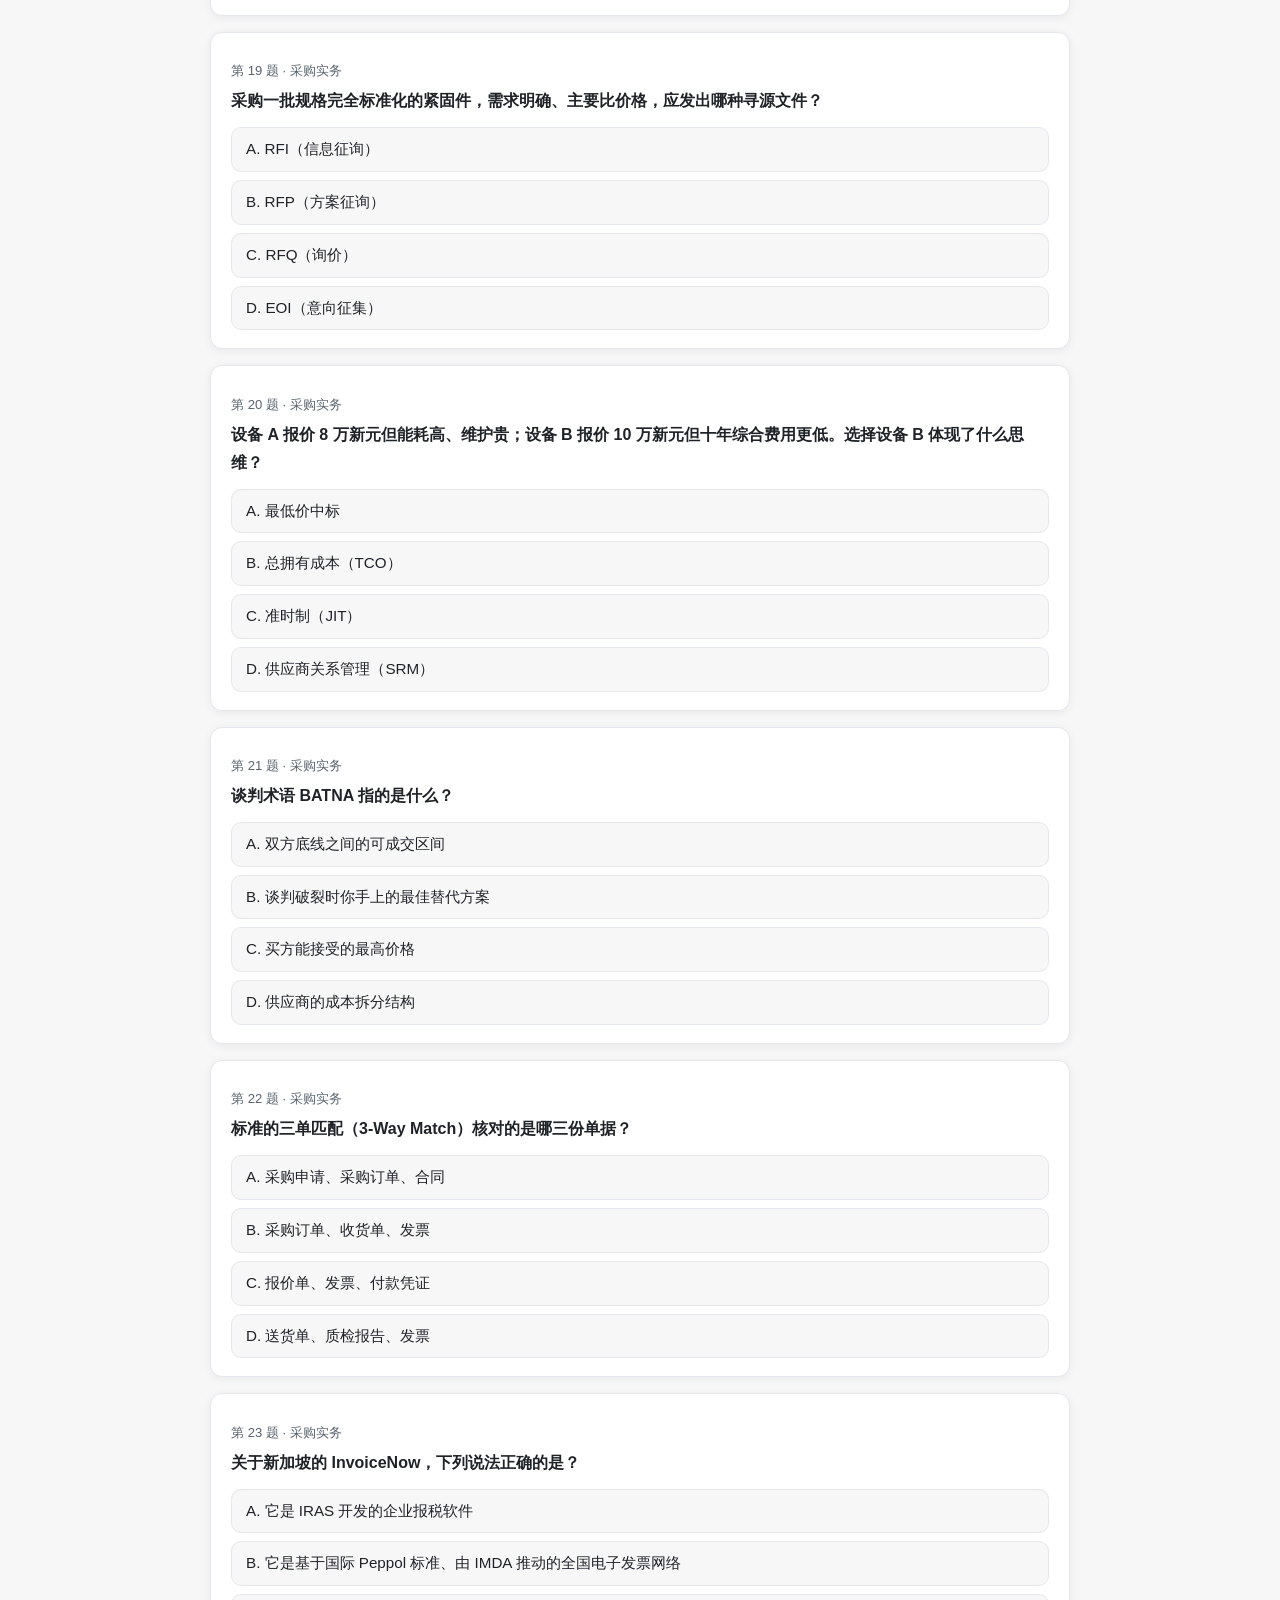
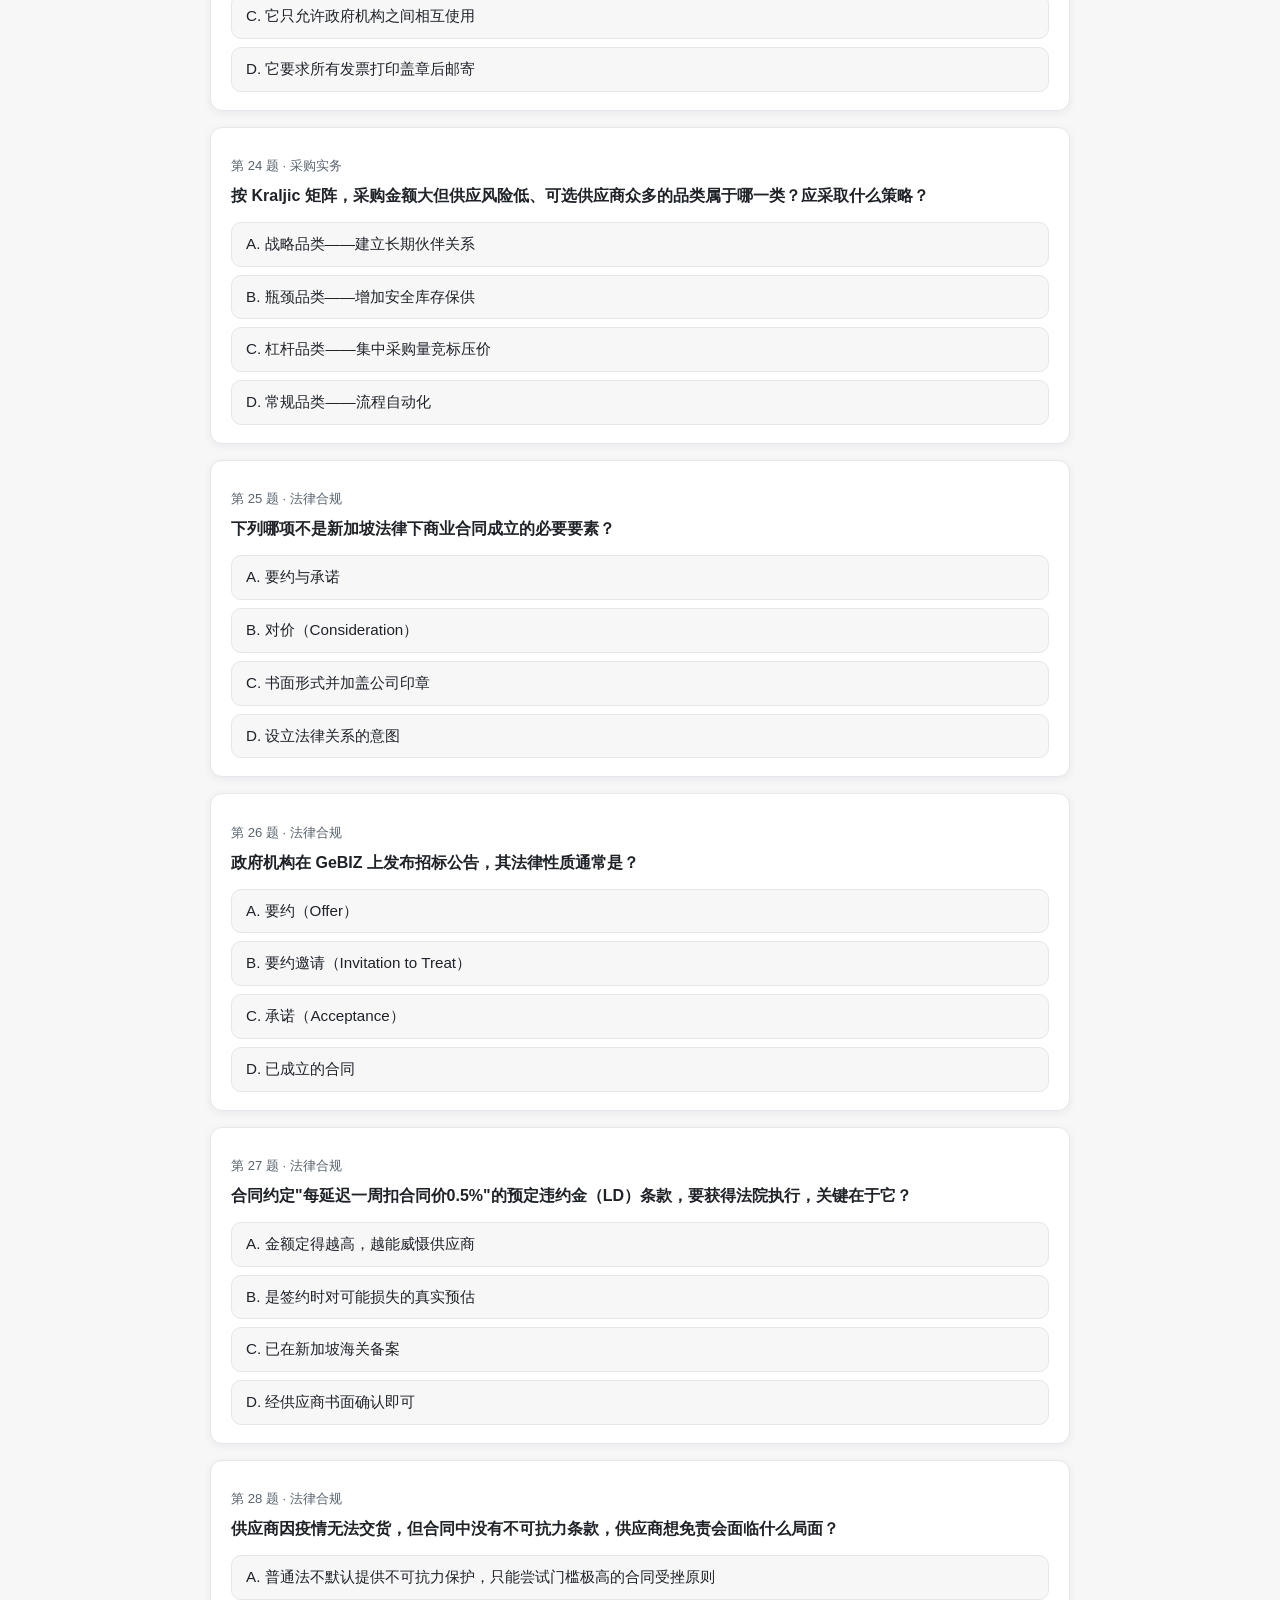
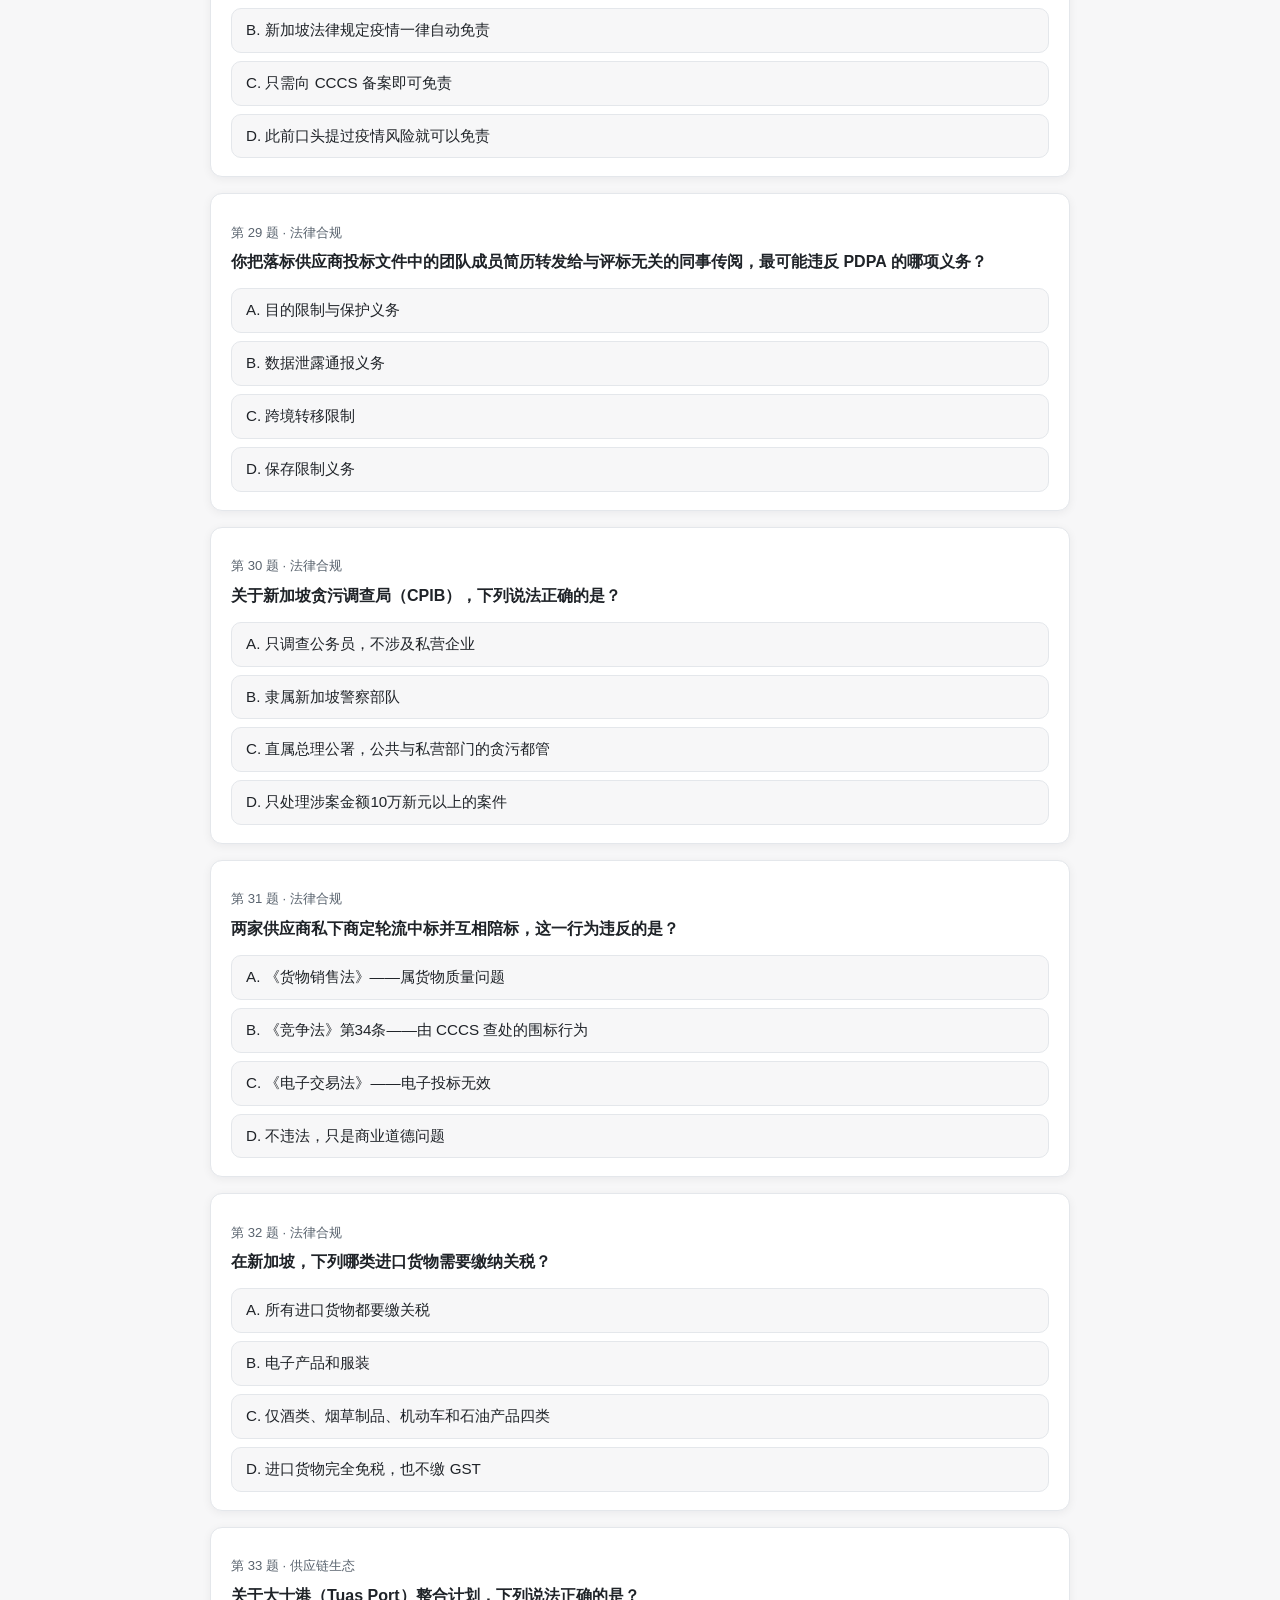
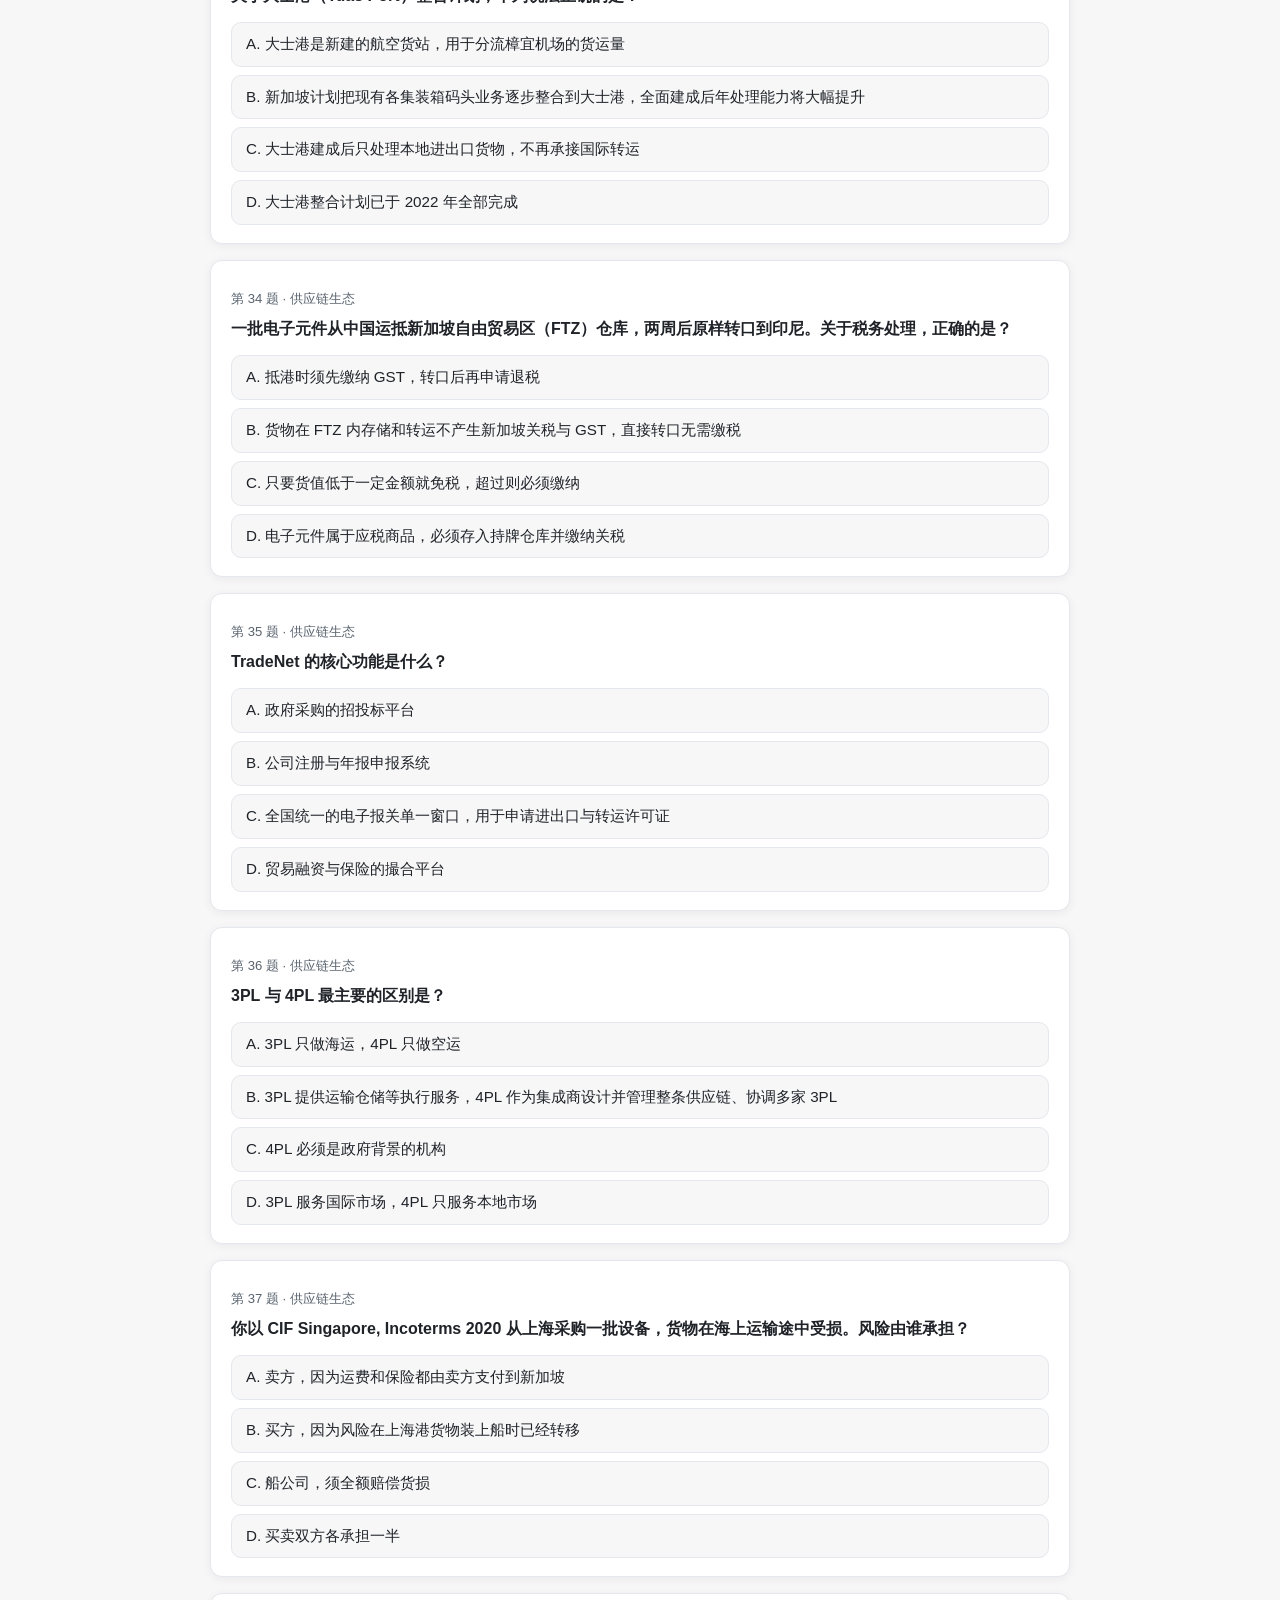
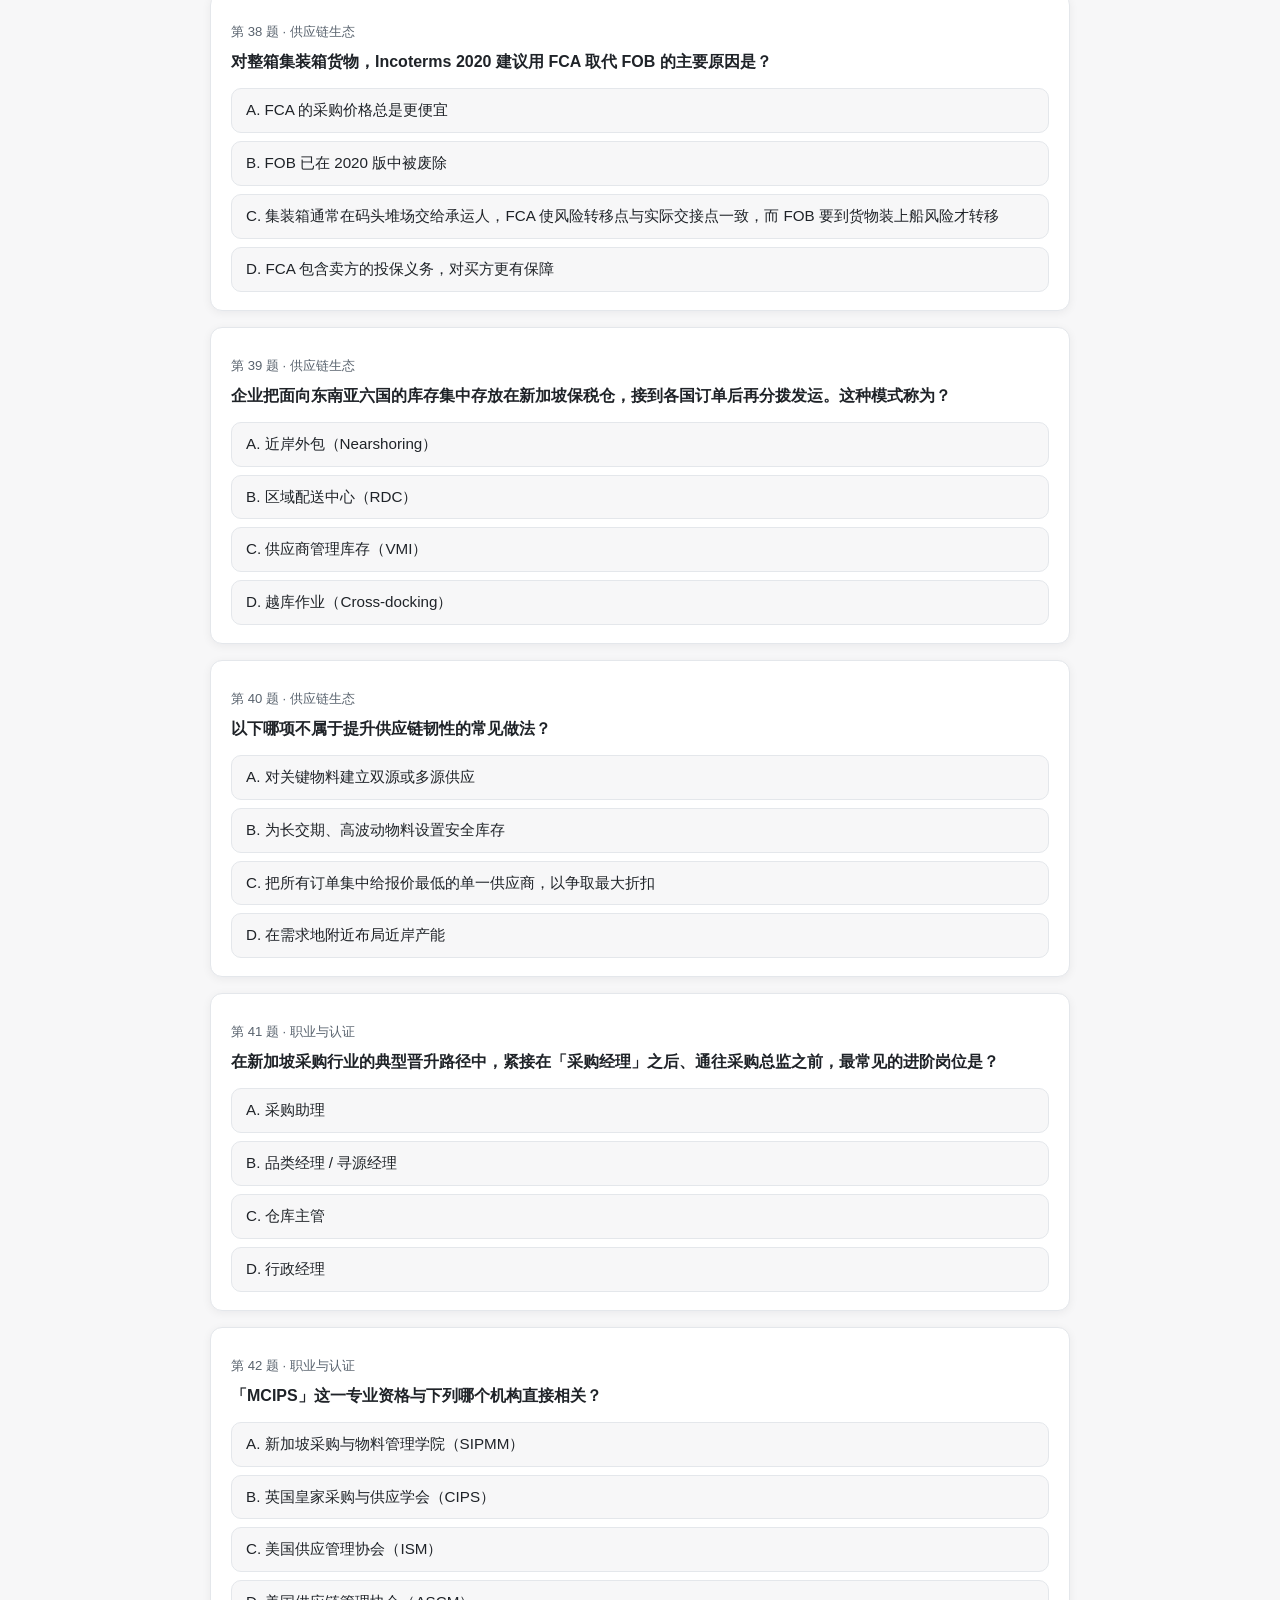
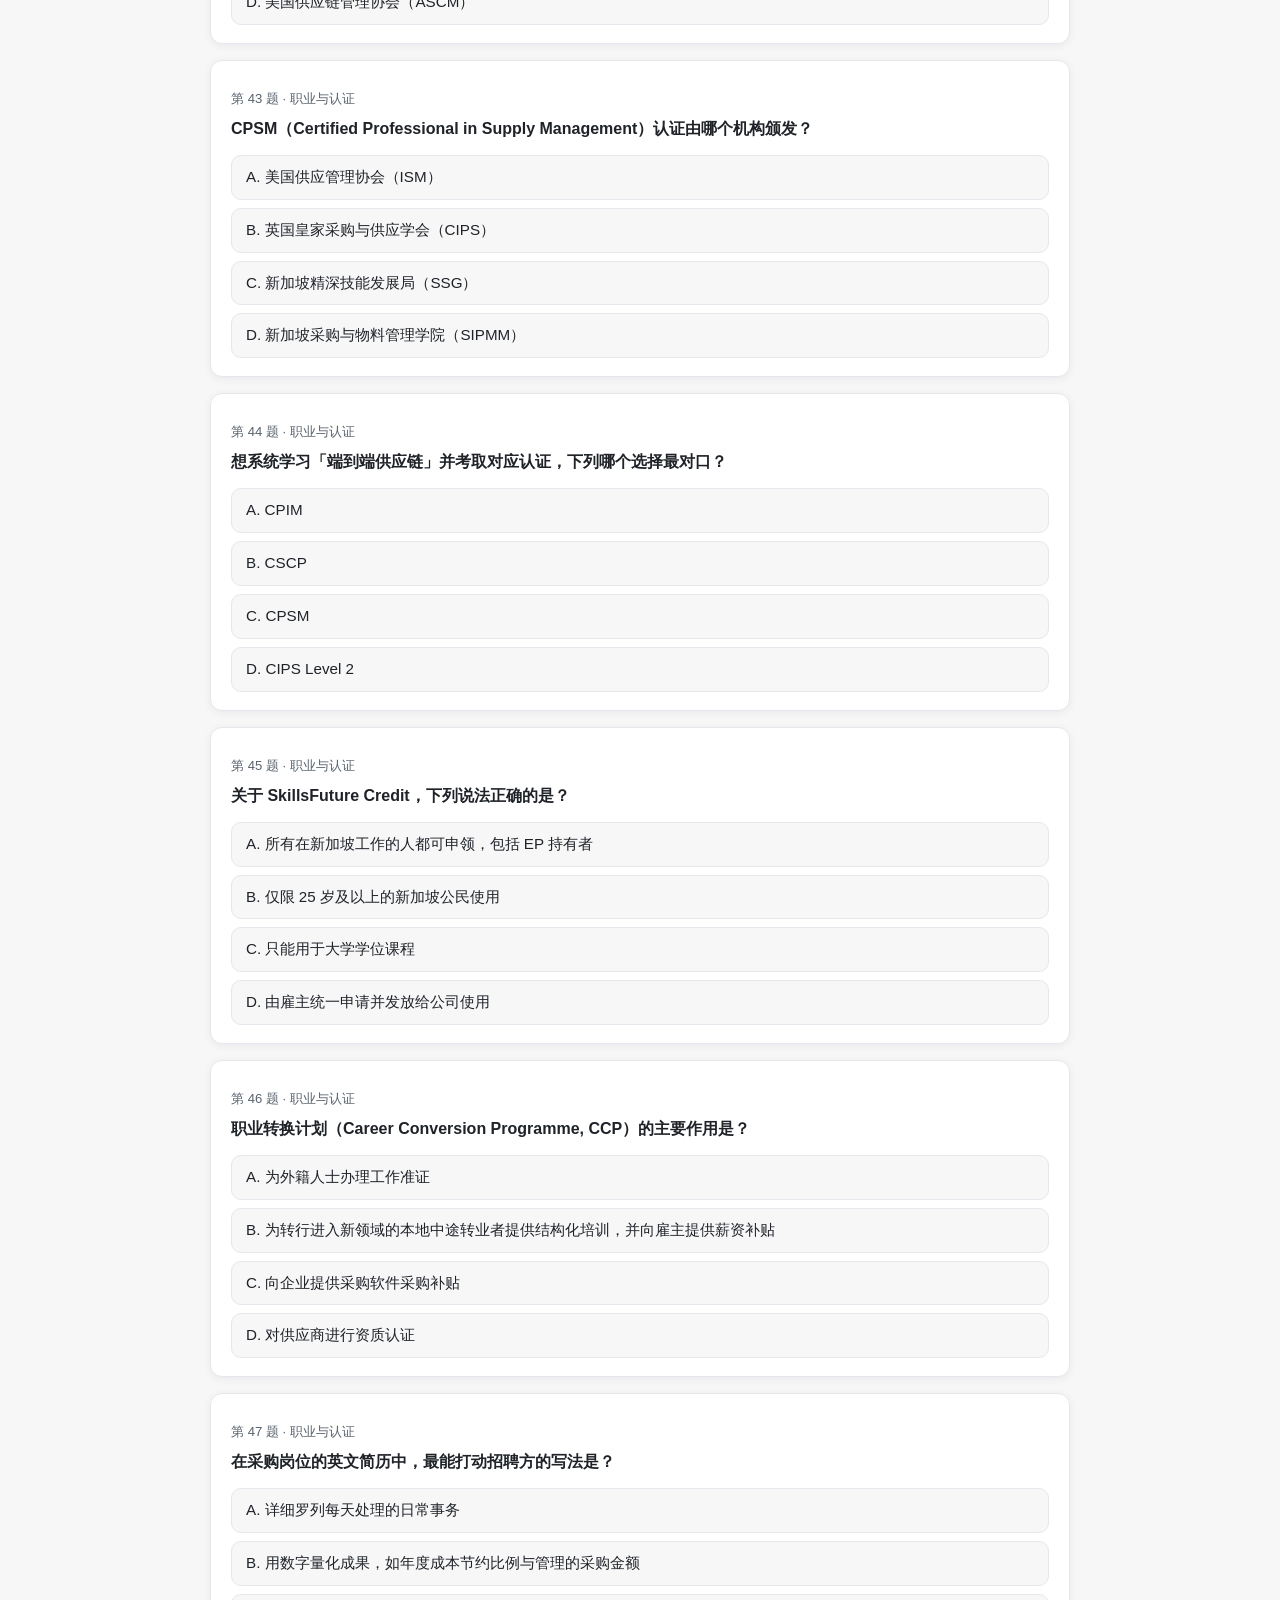
<file: quiz.html>
<!DOCTYPE html>
<html lang="zh-CN">
<head>
<meta charset="UTF-8">
<meta name="viewport" content="width=device-width, initial-scale=1.0">
<title>自测题库｜新加坡采购学堂</title>
<meta name="description" content="覆盖行业概览、政府采购、采购实务、法律合规、供应链、职业认证与术语的单选自测题库，可按章节筛选，即时判分并附解析。">
<link rel="stylesheet" href="assets/style.css">
</head>
<body>
<a class="skip-link" href="#main">跳到主要内容</a>
<header class="site-header">
  <div class="wrap header-inner">
    <a class="logo" href="index.html"><span class="logo-mark">SG</span> 新加坡采购学堂</a>
    <button class="nav-toggle" aria-label="打开菜单" aria-expanded="false">☰</button>
    <nav class="site-nav" id="site-nav">
      <a href="index.html">首页</a>
      <a href="overview.html">行业概览</a>
      <a href="government.html">政府采购</a>
      <a href="process.html">采购实务</a>
      <a href="legal.html">法律合规</a>
      <a href="supplychain.html">供应链生态</a>
      <a href="career.html">职业与认证</a>
      <a href="glossary.html">术语表</a>
      <a href="quiz.html">自测题库</a>
    </nav>
  </div>
</header>
<main id="main" class="wrap page">
  <article class="content">
    <header class="page-head">
      <p class="eyebrow">自测</p>
      <h1>自测题库</h1>
      <div class="intro"><p>学完各章后来这里检验掌握程度：点击章节标签可以只做某一章的题，答题后立即判分并给出解析。答题记录不会保存，刷新页面即可重新开始。</p></div>
    </header>
    <div id="quiz-app"></div>
    <noscript><p class="warn">此页面需要启用 JavaScript 才能答题。</p></noscript>
    <nav class="prevnext">
      <a class="prev" href="glossary.html">← 上一章：采购术语表</a>
      <a class="next" href="index.html">回到首页 →</a>
    </nav>
  </article>
</main>
<footer class="site-footer">
  <div class="wrap">
    <p>新加坡采购学堂 · 内容仅供学习参考，法规要求与金额门槛请以新加坡财政部（MOF）、GeBIZ 等官方渠道的最新发布为准。</p>
    <p>最后更新：2026年8月</p>
  </div>
</footer>
<script type="application/json" id="quiz-data">[{"id":"overview-0","module":"overview","moduleLabel":"行业概览","question":"为什么大量跨国公司选择把区域采购中心（Regional Procurement Hub）设在新加坡？","options":["因为新加坡的劳动力成本在亚洲最低","因为它是全球贸易与转口枢纽，MNC 普遍在此设区域总部统筹亚太寻源","因为新加坡政府规定外资企业必须在本地完成采购","因为新加坡拥有丰富的自然资源和原材料供应"],"answer":1,"explanation":"新加坡的优势在于枢纽区位、贸易网络、法治与商业环境，而非低成本或自然资源；MNC 因此把统筹亚太采购的职能放在这里。"},{"id":"overview-1","module":"overview","moduleLabel":"行业概览","question":"下列哪项属于间接采购（Indirect Procurement）？","options":["半导体厂采购晶圆","制药厂采购原料药","汽车零部件厂采购钢材","公司为员工采购差旅服务与办公电脑"],"answer":3,"explanation":"间接采购的对象是支持企业运营、但不进入最终产品的商品与服务；晶圆、原料药、钢材都会进入产品，属于直接采购。"},{"id":"overview-2","module":"overview","moduleLabel":"行业概览","question":"「战略寻源（Strategic Sourcing）」的核心工作是什么？","options":["分析支出与供应市场，评估选择供应商并谈判签约","跟踪采购订单、收货对账并安排付款","安排仓储与运输，把货物按时送达客户","制定生产计划并设定库存水位"],"answer":0,"explanation":"寻源对应 Source-to-Contract（S2C）流程，解决「跟谁买、以什么条件买」；下单到付款属于 P2P 执行，物流与计划则属于供应链其他环节。"},{"id":"overview-3","module":"overview","moduleLabel":"行业概览","question":"新加坡政府采购的三大原则是？","options":["最低价中标、快速交付、本地优先","保密、效率、集中管理","透明、公开公平竞争、物有所值","环保、创新、数字化"],"answer":2,"explanation":"新加坡政府采购的三大原则是透明（Transparency）、公开公平竞争（Open and Fair Competition）与物有所值（Value for Money）——注意「物有所值」不等于「最低价中标」。"},{"id":"overview-4","module":"overview","moduleLabel":"行业概览","question":"GeBIZ 是什么？","options":["新加坡政府的电子采购门户，政府招标与询价在此统一发布","SIPMM 推出的在线课程学习平台","企业发展局管理的企业补贴申请系统","一家面向东南亚的私营 B2B 电商平台"],"answer":0,"explanation":"GeBIZ 是新加坡政府的电子采购门户，公共部门的询价与招标统一在此发布、投标与授标，供应商需注册后方可参与。"},{"id":"overview-5","module":"overview","moduleLabel":"行业概览","question":"负责制定新加坡政府采购政策与规则的机构是？","options":["企业发展局（Enterprise Singapore）","经济发展局（EDB）","新加坡采购与物料管理学院（SIPMM）","财政部（MOF）"],"answer":3,"explanation":"政府采购政策由财政部（MOF）主管制定；EnterpriseSG 与 EDB 的职能分别是企业发展和招商引资，SIPMM 是专业培训机构而非政府部门。"},{"id":"overview-6","module":"overview","moduleLabel":"行业概览","question":"关于 SIPMM 与 CIPS，下列说法正确的是？","options":["两者都是新加坡政府设立的采购监管机构","SIPMM 是本地专业学院，CIPS 是源自英国的全球性采购专业机构","CIPS 的认证只在新加坡境内有效","SIPMM 只提供物流课程，不涉及采购内容"],"answer":1,"explanation":"SIPMM 是 1972 年成立的本地专业学院，CIPS 则是源自英国、全球通行的采购专业机构（MCIPS 资格国际认可）；两者都是培训认证组织，不是监管机构。"},{"id":"overview-7","module":"overview","moduleLabel":"行业概览","question":"企业推行「中国+1（China Plus One）」的供应商布局策略，反映的是哪种行业趋势？","options":["数字化转型与电子采购","可持续采购与 ESG","供应链韧性与多元化布局","支出数据分析"],"answer":2,"explanation":"「中国+1」指在中国之外增加至少一个供应来源地以分散风险，属于疫情与地缘政治风险后兴起的供应链韧性（Resilience）策略。"},{"id":"government-0","module":"government","moduleLabel":"政府采购","question":"下列哪一项不属于新加坡政府采购的三大原则？","options":["公开透明（Transparency）","物有所值（Value for Money）","本地供应商优先（Local Preference）","公开公平竞争（Open and Fair Competition）"],"answer":2,"explanation":"新加坡作为 WTO《政府采购协定》缔约方实行非歧视原则，不设本地优先；三大原则是公开透明、公开公平竞争与物有所值。"},{"id":"government-1","module":"government","moduleLabel":"政府采购","question":"一项估算总值为 50,000 新元的服务采购，按通行门槛应采用哪种方式？","options":["小额采购（Small Value Purchase）","报价采购（ITQ）","公开招标（ITT）","限制性招标（Limited Tender）"],"answer":1,"explanation":"通行门槛下，超过 6,000 至 90,000 新元的采购适用报价采购（ITQ）；超过 90,000 新元才须走招标程序。"},{"id":"government-2","module":"government","moduleLabel":"政府采购","question":"关于 GeBIZ，下列说法正确的是？","options":["只有新加坡本地企业才能注册投标","浏览在招商机必须先付费注册账户","它是政府发布商机、供应商在线投标的一站式电子门户","它只发布招标（ITT），报价采购（ITQ）走线下渠道"],"answer":2,"explanation":"GeBIZ 是政府采购的统一电子门户，ITQ 和 ITT 都在其上发布；浏览商机无需登录，海外供应商也有注册通道。"},{"id":"government-3","module":"government","moduleLabel":"政府采购","question":"在哪种情形下，采购机构才可以使用限制性招标（Limited Tender）？","options":["为了缩短流程、赶预算截止日期","存在独家供应来源或极端紧急等法定例外情形","采购金额低于 90,000 新元","上一次的中标供应商表现良好，想直接续用"],"answer":1,"explanation":"限制性招标是严格受限的例外，只能在独家来源、极端紧急、国家安全或此前公开招标无合规响应等法定情形下使用，且须说明理由并经审批。"},{"id":"government-4","module":"government","moduleLabel":"政府采购","question":"双信封制（Two-envelope System）的核心做法是？","options":["质量与价格建议书分开提交，先评质量，达标者才开价格信封","每家供应商可以提交两份不同价格的报价","评标委员会分成两组分别独立打分","中标结果装入两个信封分别通知供应商"],"answer":0,"explanation":"双信封制把质量与价格分开密封，先评质量、后开价格，避免评委被低价先入为主，常用于咨询、设计等智力密集型采购。"},{"id":"government-5","module":"government","moduleLabel":"政府采购","question":"对「物有所值」（Value for Money）原则，理解正确的是？","options":["永远选择报价最低的供应商","综合价格、质量与全生命周期成本后的最优选择","只看质量方案，价格无关紧要","优先照顾长期合作的老供应商"],"answer":1,"explanation":"物有所值不等于最低价，而是价格与质量、交付能力、生命周期成本综合权衡后的最优结果，这也是 PQM 评价方法的逻辑。"},{"id":"government-6","module":"government","moduleLabel":"政府采购","question":"供应商在 GeBIZ 投标截止时间后 10 分钟才完成上传，通常的结果是？","options":["可以向采购机构申请补交","扣减部分质量分后照常参与评审","系统拒收，本次投标失败","自动顺延到下一轮报价"],"answer":2,"explanation":"GeBIZ 到截止时间即关闭通道，迟标不被接收，也没有补交机制，所以务必提前提交并预留上传时间。"},{"id":"government-7","module":"government","moduleLabel":"政府采购","question":"几家供应商私下约定轮流中标、互相陪标，可能面临的后果是？","options":["只要最终没有成交就不算违法","违反《竞争法》被处罚款，并可能被除名禁标","仅会收到采购机构的口头警告","只需退还已中标的合同即可"],"answer":1,"explanation":"围标属《竞争法》禁止的反竞争行为，由 CCCS 执法可处高额罚款；同时可被除名常设委员会禁标，情节严重的还涉及刑责。"},{"id":"process-0","module":"process","moduleLabel":"采购实务","question":"下列哪项工作属于 P2P（Procure-to-Pay）阶段，而不是 S2C（Source-to-Contract）阶段？","options":["制定加权评分矩阵评估供应商","与供应商谈判付款条件","对 PO、收货单和发票做三单匹配","撰写 RFP 并组织方案评审"],"answer":2,"explanation":"三单匹配发生在收货与付款环节，属于执行性的 P2P 段；其余三项都是签约之前的 S2C 策略性工作。"},{"id":"process-1","module":"process","moduleLabel":"采购实务","question":"公司希望供应商发挥自身技术优势提出更优实现方案，规格说明书应优先采用哪种写法？","options":["技术规格：附详细图纸和材料牌号","功能规格：描述需要达到的性能与结果","直接指定某品牌型号以保证质量","不写规格，请供应商自由发挥"],"answer":1,"explanation":"功能规格只约定要达到的结果，把实现路径留给供应商，最能激发创新；技术规格和指定品牌都会收窄方案空间，完全不写规格则无法比价和验收。"},{"id":"process-2","module":"process","moduleLabel":"采购实务","question":"采购一批规格完全标准化的紧固件，需求明确、主要比价格，应发出哪种寻源文件？","options":["RFI（信息征询）","RFP（方案征询）","RFQ（询价）","EOI（意向征集）"],"answer":2,"explanation":"RFQ 适用于规格明确、以价格为主要比较维度的采购；RFI 用于摸底市场，RFP 用于比方案。"},{"id":"process-3","module":"process","moduleLabel":"采购实务","question":"设备 A 报价 8 万新元但能耗高、维护贵；设备 B 报价 10 万新元但十年综合费用更低。选择设备 B 体现了什么思维？","options":["最低价中标","总拥有成本（TCO）","准时制（JIT）","供应商关系管理（SRM）"],"answer":1,"explanation":"TCO 把采购价、能耗、维护、停机、处置等全生命周期成本一起计算，购买价低不等于总成本低。"},{"id":"process-4","module":"process","moduleLabel":"采购实务","question":"谈判术语 BATNA 指的是什么？","options":["双方底线之间的可成交区间","谈判破裂时你手上的最佳替代方案","买方能接受的最高价格","供应商的成本拆分结构"],"answer":1,"explanation":"BATNA 是 Best Alternative to a Negotiated Agreement——谈不成时的最优出路，例如第二名供应商的报价；双方底线间的重叠区间是 ZOPA。"},{"id":"process-5","module":"process","moduleLabel":"采购实务","question":"标准的三单匹配（3-Way Match）核对的是哪三份单据？","options":["采购申请、采购订单、合同","采购订单、收货单、发票","报价单、发票、付款凭证","送货单、质检报告、发票"],"answer":1,"explanation":"三单匹配用 PO（订了什么）、GRN（实际收到什么）、发票（要付多少）互相印证，三者一致才放行付款。"},{"id":"process-6","module":"process","moduleLabel":"采购实务","question":"关于新加坡的 InvoiceNow，下列说法正确的是？","options":["它是 IRAS 开发的企业报税软件","它是基于国际 Peppol 标准、由 IMDA 推动的全国电子发票网络","它只允许政府机构之间相互使用","它要求所有发票打印盖章后邮寄"],"answer":1,"explanation":"InvoiceNow 让发票以结构化数据在买卖双方财务系统间直连传输，由 IMDA 推动、基于 Peppol 标准，企业间和企业对政府的交易都可使用。"},{"id":"process-7","module":"process","moduleLabel":"采购实务","question":"按 Kraljic 矩阵，采购金额大但供应风险低、可选供应商众多的品类属于哪一类？应采取什么策略？","options":["战略品类——建立长期伙伴关系","瓶颈品类——增加安全库存保供","杠杆品类——集中采购量竞标压价","常规品类——流程自动化"],"answer":2,"explanation":"高支出、低风险即杠杆品类，买方议价能力强，最有效的策略是汇总需求量、引入充分竞争来压价。"},{"id":"legal-0","module":"legal","moduleLabel":"法律合规","question":"下列哪项不是新加坡法律下商业合同成立的必要要素？","options":["要约与承诺","对价（Consideration）","书面形式并加盖公司印章","设立法律关系的意图"],"answer":2,"explanation":"普通法下多数商业合同无需书面形式，口头或邮件往来也可成立合同；必要要素是要约、承诺、对价与设立法律关系的意图。"},{"id":"legal-1","module":"legal","moduleLabel":"法律合规","question":"政府机构在 GeBIZ 上发布招标公告，其法律性质通常是？","options":["要约（Offer）","要约邀请（Invitation to Treat）","承诺（Acceptance）","已成立的合同"],"answer":1,"explanation":"招标公告一般只是邀请供应商来投标的要约邀请；供应商提交的投标书才构成要约，买方接受后合同才成立。"},{"id":"legal-2","module":"legal","moduleLabel":"法律合规","question":"合同约定\"每延迟一周扣合同价0.5%\"的预定违约金（LD）条款，要获得法院执行，关键在于它？","options":["金额定得越高，越能威慑供应商","是签约时对可能损失的真实预估","已在新加坡海关备案","经供应商书面确认即可"],"answer":1,"explanation":"LD 必须是对损失的真实预估（genuine pre-estimate）；若被认定为惩罚性条款（Penalty），法院可能拒绝执行。"},{"id":"legal-3","module":"legal","moduleLabel":"法律合规","question":"供应商因疫情无法交货，但合同中没有不可抗力条款，供应商想免责会面临什么局面？","options":["普通法不默认提供不可抗力保护，只能尝试门槛极高的合同受挫原则","新加坡法律规定疫情一律自动免责","只需向 CCCS 备案即可免责","此前口头提过疫情风险就可以免责"],"answer":0,"explanation":"与成文法体系不同，普通法没有默认的不可抗力概念，不写进合同就不存在；剩下的合同受挫（Frustration）原则适用门槛极高。"},{"id":"legal-4","module":"legal","moduleLabel":"法律合规","question":"你把落标供应商投标文件中的团队成员简历转发给与评标无关的同事传阅，最可能违反 PDPA 的哪项义务？","options":["目的限制与保护义务","数据泄露通报义务","跨境转移限制","保存限制义务"],"answer":0,"explanation":"简历收集的目的是评标，转发给无关人员超出了原目的且缺乏保护措施，主要触及目的限制（Purpose Limitation）与保护义务。"},{"id":"legal-5","module":"legal","moduleLabel":"法律合规","question":"关于新加坡贪污调查局（CPIB），下列说法正确的是？","options":["只调查公务员，不涉及私营企业","隶属新加坡警察部队","直属总理公署，公共与私营部门的贪污都管","只处理涉案金额10万新元以上的案件"],"answer":2,"explanation":"CPIB 直属总理公署以保证独立性；《防止贪污法》同时覆盖公共与私营部门，私企采购员收受好处同样可被追究刑责。"},{"id":"legal-6","module":"legal","moduleLabel":"法律合规","question":"两家供应商私下商定轮流中标并互相陪标，这一行为违反的是？","options":["《货物销售法》——属货物质量问题","《竞争法》第34条——由 CCCS 查处的围标行为","《电子交易法》——电子投标无效","不违法，只是商业道德问题"],"answer":1,"explanation":"轮流中标与陪标是典型的围标/串标，属《竞争法》第34条禁止的核心卡特尔行为，由 CCCS 查处，罚款可达新加坡营业额的10%。"},{"id":"legal-7","module":"legal","moduleLabel":"法律合规","question":"在新加坡，下列哪类进口货物需要缴纳关税？","options":["所有进口货物都要缴关税","电子产品和服装","仅酒类、烟草制品、机动车和石油产品四类","进口货物完全免税，也不缴 GST"],"answer":2,"explanation":"新加坡是自由港，只对四类应税商品（Dutiable Goods）征关税；但注意绝大多数进口货物仍须缴纳 GST（现行9%）。"},{"id":"supplychain-0","module":"supplychain","moduleLabel":"供应链生态","question":"关于大士港（Tuas Port）整合计划，下列说法正确的是？","options":["大士港是新建的航空货站，用于分流樟宜机场的货运量","新加坡计划把现有各集装箱码头业务逐步整合到大士港，全面建成后年处理能力将大幅提升","大士港建成后只处理本地进出口货物，不再承接国际转运","大士港整合计划已于 2022 年全部完成"],"answer":1,"explanation":"大士港自 2022 年起分阶段启用，丹戎巴葛、岌巴、布拉尼、巴西班让等码头将陆续迁入，预计 2040 年代全面建成，届时年处理能力约 6500 万标准箱。"},{"id":"supplychain-1","module":"supplychain","moduleLabel":"供应链生态","question":"一批电子元件从中国运抵新加坡自由贸易区（FTZ）仓库，两周后原样转口到印尼。关于税务处理，正确的是？","options":["抵港时须先缴纳 GST，转口后再申请退税","货物在 FTZ 内存储和转运不产生新加坡关税与 GST，直接转口无需缴税","只要货值低于一定金额就免税，超过则必须缴纳","电子元件属于应税商品，必须存入持牌仓库并缴纳关税"],"answer":1,"explanation":"FTZ 内的货物未进入关税领土，无需缴纳关税与 GST，只有进入本地市场才需申报缴税。新加坡仅对酒类、烟草、石油产品和机动车辆等少数品类征收关税，电子元件不在其列。"},{"id":"supplychain-2","module":"supplychain","moduleLabel":"供应链生态","question":"TradeNet 的核心功能是什么？","options":["政府采购的招投标平台","公司注册与年报申报系统","全国统一的电子报关单一窗口，用于申请进出口与转运许可证","贸易融资与保险的撮合平台"],"answer":2,"explanation":"TradeNet 于 1989 年上线，是全球首个全国性贸易单一窗口，进出口和转运许可证均经由它申请；政府采购用 GeBIZ，公司注册则通过 ACRA 的系统办理。"},{"id":"supplychain-3","module":"supplychain","moduleLabel":"供应链生态","question":"3PL 与 4PL 最主要的区别是？","options":["3PL 只做海运，4PL 只做空运","3PL 提供运输仓储等执行服务，4PL 作为集成商设计并管理整条供应链、协调多家 3PL","4PL 必须是政府背景的机构","3PL 服务国际市场，4PL 只服务本地市场"],"answer":1,"explanation":"3PL 是执行者，通常自有仓库车队；4PL 是轻资产的总集成商，负责方案设计、承运商管理和控制塔运营，两者按角色而非运输方式或市场范围区分。"},{"id":"supplychain-4","module":"supplychain","moduleLabel":"供应链生态","question":"你以 CIF Singapore, Incoterms 2020 从上海采购一批设备，货物在海上运输途中受损。风险由谁承担？","options":["卖方，因为运费和保险都由卖方支付到新加坡","买方，因为风险在上海港货物装上船时已经转移","船公司，须全额赔偿货损","买卖双方各承担一半"],"answer":1,"explanation":"CIF 的风险转移点与 FOB 相同——装运港货物装上船时即转移给买方；卖方只是代付运费并投保最低险别 ICC(C)，买方应凭保险单向保险公司索赔。"},{"id":"supplychain-5","module":"supplychain","moduleLabel":"供应链生态","question":"对整箱集装箱货物，Incoterms 2020 建议用 FCA 取代 FOB 的主要原因是？","options":["FCA 的采购价格总是更便宜","FOB 已在 2020 版中被废除","集装箱通常在码头堆场交给承运人，FCA 使风险转移点与实际交接点一致，而 FOB 要到货物装上船风险才转移","FCA 包含卖方的投保义务，对买方更有保障"],"answer":2,"explanation":"集装箱货交到堆场后、装船前这段时间在 FOB 下风险归属模糊，FCA 让风险随交给承运人即转移，更贴合实际操作；FOB 并未被废除，含投保义务的是 CIF/CIP。"},{"id":"supplychain-6","module":"supplychain","moduleLabel":"供应链生态","question":"企业把面向东南亚六国的库存集中存放在新加坡保税仓，接到各国订单后再分拨发运。这种模式称为？","options":["近岸外包（Nearshoring）","区域配送中心（RDC）","供应商管理库存（VMI）","越库作业（Cross-docking）"],"answer":1,"explanation":"这是典型的区域配送中心（RDC）模式，利用新加坡的航线密度与 FTZ/保税安排集中库存、递延税负；VMI 指供应商管理买方库存，越库指货物不入库直接转运分拨。"},{"id":"supplychain-7","module":"supplychain","moduleLabel":"供应链生态","question":"以下哪项不属于提升供应链韧性的常见做法？","options":["对关键物料建立双源或多源供应","为长交期、高波动物料设置安全库存","把所有订单集中给报价最低的单一供应商，以争取最大折扣","在需求地附近布局近岸产能"],"answer":2,"explanation":"把订单集中到单一供应商虽然可能换来价格折扣，但放大了断供风险，与韧性建设的多元化原则背道而驰；其余三项都是常见的韧性措施。"},{"id":"career-0","module":"career","moduleLabel":"职业与认证","question":"在新加坡采购行业的典型晋升路径中，紧接在「采购经理」之后、通往采购总监之前，最常见的进阶岗位是？","options":["采购助理","品类经理 / 寻源经理","仓库主管","行政经理"],"answer":1,"explanation":"大型企业中品类经理/寻源经理按品类制定区域或全球寻源战略，职责与视野高于单一团队管理，是从经理迈向总监/CPO 的常见台阶。"},{"id":"career-1","module":"career","moduleLabel":"职业与认证","question":"「MCIPS」这一专业资格与下列哪个机构直接相关？","options":["新加坡采购与物料管理学院（SIPMM）","英国皇家采购与供应学会（CIPS）","美国供应管理协会（ISM）","美国供应链管理协会（ASCM）"],"answer":1,"explanation":"MCIPS 是 CIPS 的正式会员资格，通常需完成规定级别课程并具备相应工作经验后申请，是国际采购圈广泛认可的头衔。"},{"id":"career-2","module":"career","moduleLabel":"职业与认证","question":"CPSM（Certified Professional in Supply Management）认证由哪个机构颁发？","options":["美国供应管理协会（ISM）","英国皇家采购与供应学会（CIPS）","新加坡精深技能发展局（SSG）","新加坡采购与物料管理学院（SIPMM）"],"answer":0,"explanation":"CPSM 由美国供应管理协会（ISM）颁发，需通过三门考试并满足学历与工作年限要求，面向有经验的从业者。"},{"id":"career-3","module":"career","moduleLabel":"职业与认证","question":"想系统学习「端到端供应链」并考取对应认证，下列哪个选择最对口？","options":["CPIM","CSCP","CPSM","CIPS Level 2"],"answer":1,"explanation":"CSCP（Certified Supply Chain Professional）由 ASCM/APICS 颁发，覆盖端到端供应链；CPIM 则更侧重生产计划与库存管理。"},{"id":"career-4","module":"career","moduleLabel":"职业与认证","question":"关于 SkillsFuture Credit，下列说法正确的是？","options":["所有在新加坡工作的人都可申领，包括 EP 持有者","仅限 25 岁及以上的新加坡公民使用","只能用于大学学位课程","由雇主统一申请并发放给公司使用"],"answer":1,"explanation":"SkillsFuture Credit 是发放给 25 岁及以上新加坡公民的个人培训额度，持 EP/SP 的外籍人士不适用，需自费或由雇主资助进修。"},{"id":"career-5","module":"career","moduleLabel":"职业与认证","question":"职业转换计划（Career Conversion Programme, CCP）的主要作用是？","options":["为外籍人士办理工作准证","为转行进入新领域的本地中途转业者提供结构化培训，并向雇主提供薪资补贴","向企业提供采购软件采购补贴","对供应商进行资质认证"],"answer":1,"explanation":"CCP 原由劳动力发展局（WSG）管理、2026 年 7 月起归入技能与劳动力发展局（SWDA），帮助中途转业的公民/PR 转入新岗位，政府向录用方雇主提供部分薪资支持，是零基础转入采购的正规通道。"},{"id":"career-6","module":"career","moduleLabel":"职业与认证","question":"在采购岗位的英文简历中，最能打动招聘方的写法是？","options":["详细罗列每天处理的日常事务","用数字量化成果，如年度成本节约比例与管理的采购金额","突出强调自己的期望薪资","附上所有培训课程的完整成绩单"],"answer":1,"explanation":"采购是结果导向的职能，量化的成本节约、年采购额与供应商数量最有说服力；日常事务清单无法体现价值贡献。"},{"id":"career-7","module":"career","moduleLabel":"职业与认证","question":"关于新加坡三类采购雇主的比较，下列哪项描述最准确？","options":["政府与法定机构的采购不受任何规则约束","MNC 区域采购中心通常涉及区域品类管理与国际寻源，工作语言以英语为主","本地中小企业分工极细，采购人员只需负责单一环节","三类雇主的薪酬结构完全相同"],"answer":1,"explanation":"MNC 区域中心以英语为工作语言，负责区域乃至全球品类；政府采购须遵循严格规则并通过 GeBIZ 进行，中小企业则常常一人多岗、全流程都做。"},{"id":"glossary-0","module":"glossary","moduleLabel":"术语表","question":"公司要采购一套定制化的仓库管理系统，需求复杂、无法完全写死规格，希望供应商提出解决方案并按综合评分定标，应发出哪种文件？","options":["询价（RFQ）","建议书征求（RFP）","信息征询（RFI）","采购订单（PO）"],"answer":1,"explanation":"RFP 适用于需求复杂、规格开放的采购，按技术加商务综合评分定标；RFQ 适用于规格明确、以价格为主要决策因素的场景。"},{"id":"glossary-1","module":"glossary","moduleLabel":"术语表","question":"在新加坡政府采购的三级体系中，适用金额最大、程序最严格、须在 GeBIZ 公开发布并公示授标结果的是？","options":["小额采购（SVP）","报价采购（ITQ）","招标采购（ITT）","意向征集（EOI）"],"answer":2,"explanation":"三级体系按金额递增依次为 SVP、ITQ、ITT；ITT 用于超过 90,000 新元的大额采购，评标与授标公示的程序要求最严格。EOI 只是招标前的意向征集，不属于三级体系。"},{"id":"glossary-2","module":"glossary","moduleLabel":"术语表","question":"关于 GeBIZ，下列哪个描述是正确的？","options":["新加坡海关的电子报关平台","新加坡政府采购的统一电子门户","新加坡的企业注册与监管机构","新加坡的全国电子发票网络"],"answer":1,"explanation":"GeBIZ 是政府招标发布、投标与授标公示的统一门户；报关平台是 TradeNet，企业注册机构是 ACRA，电子发票网络是 InvoiceNow。"},{"id":"glossary-3","module":"glossary","moduleLabel":"术语表","question":"按 Incoterms 2020，卖方承担责任最大的贸易术语是？","options":["EXW（工厂交货）","FOB（船上交货）","CIF（成本加保险费加运费）","DDP（完税后交货）"],"answer":3,"explanation":"DDP 由卖方负责运输、保险与进口清关直至买方指定地点，责任最大；EXW 正好相反，几乎所有责任都在买方。"},{"id":"glossary-4","module":"glossary","moduleLabel":"术语表","question":"供应商绩效指标 OTIF 衡量的是什么？","options":["库存周转的速度","供应商报价的响应速度","订单准时且足量交付的比例","发票按时支付的比例"],"answer":2,"explanation":"OTIF 即 On-Time In-Full，要求订单既准时（On-Time）又足量（In-Full）才算达标，是衡量交付可靠性的黄金指标。"},{"id":"glossary-5","module":"glossary","moduleLabel":"术语表","question":"合同中约定「每延迟交付一日，按合同价 0.5% 扣款」，这一条款属于？","options":["履约保证金（Performance Bond）","违约赔偿金（Liquidated Damages, LD）","早付折扣（Early Payment Discount）","变更单（Variation Order）"],"answer":1,"explanation":"LD 是双方在合同中预先约定的违约赔偿金额；履约保证金是银行或保险公司出具的担保，两者性质不同。"},{"id":"glossary-6","module":"glossary","moduleLabel":"术语表","question":"向新加坡海关申报进出口许可证（permit）使用的系统是？","options":["GeBIZ","NTP（全国贸易平台）","TradeNet","InvoiceNow"],"answer":2,"explanation":"TradeNet 是新加坡海关的电子报关系统，许可证申报经此办理；NTP 是整合贸易单证与增值服务的生态平台，与 TradeNet 功能互补而非替代。"},{"id":"glossary-7","module":"glossary","moduleLabel":"术语表","question":"供应商 A 报出的单价最低，但 MOQ 高、账期短、且需买方自付海运费。判断其真实成本高低，最应采用哪个口径？","options":["直接对比单价","总拥有成本（TCO）与到岸成本（Landed Cost）","对比含 GST 的报价","应然成本分析（Should-cost）"],"answer":1,"explanation":"TCO 与到岸成本把运费、税费、库存与资金占用等全部纳入比较，单价最低不等于成本最低；应然成本是测算合理价格的工具，不是比价口径。"}]</script>
<script src="assets/site.js"></script>
</body>
</html>
</file>
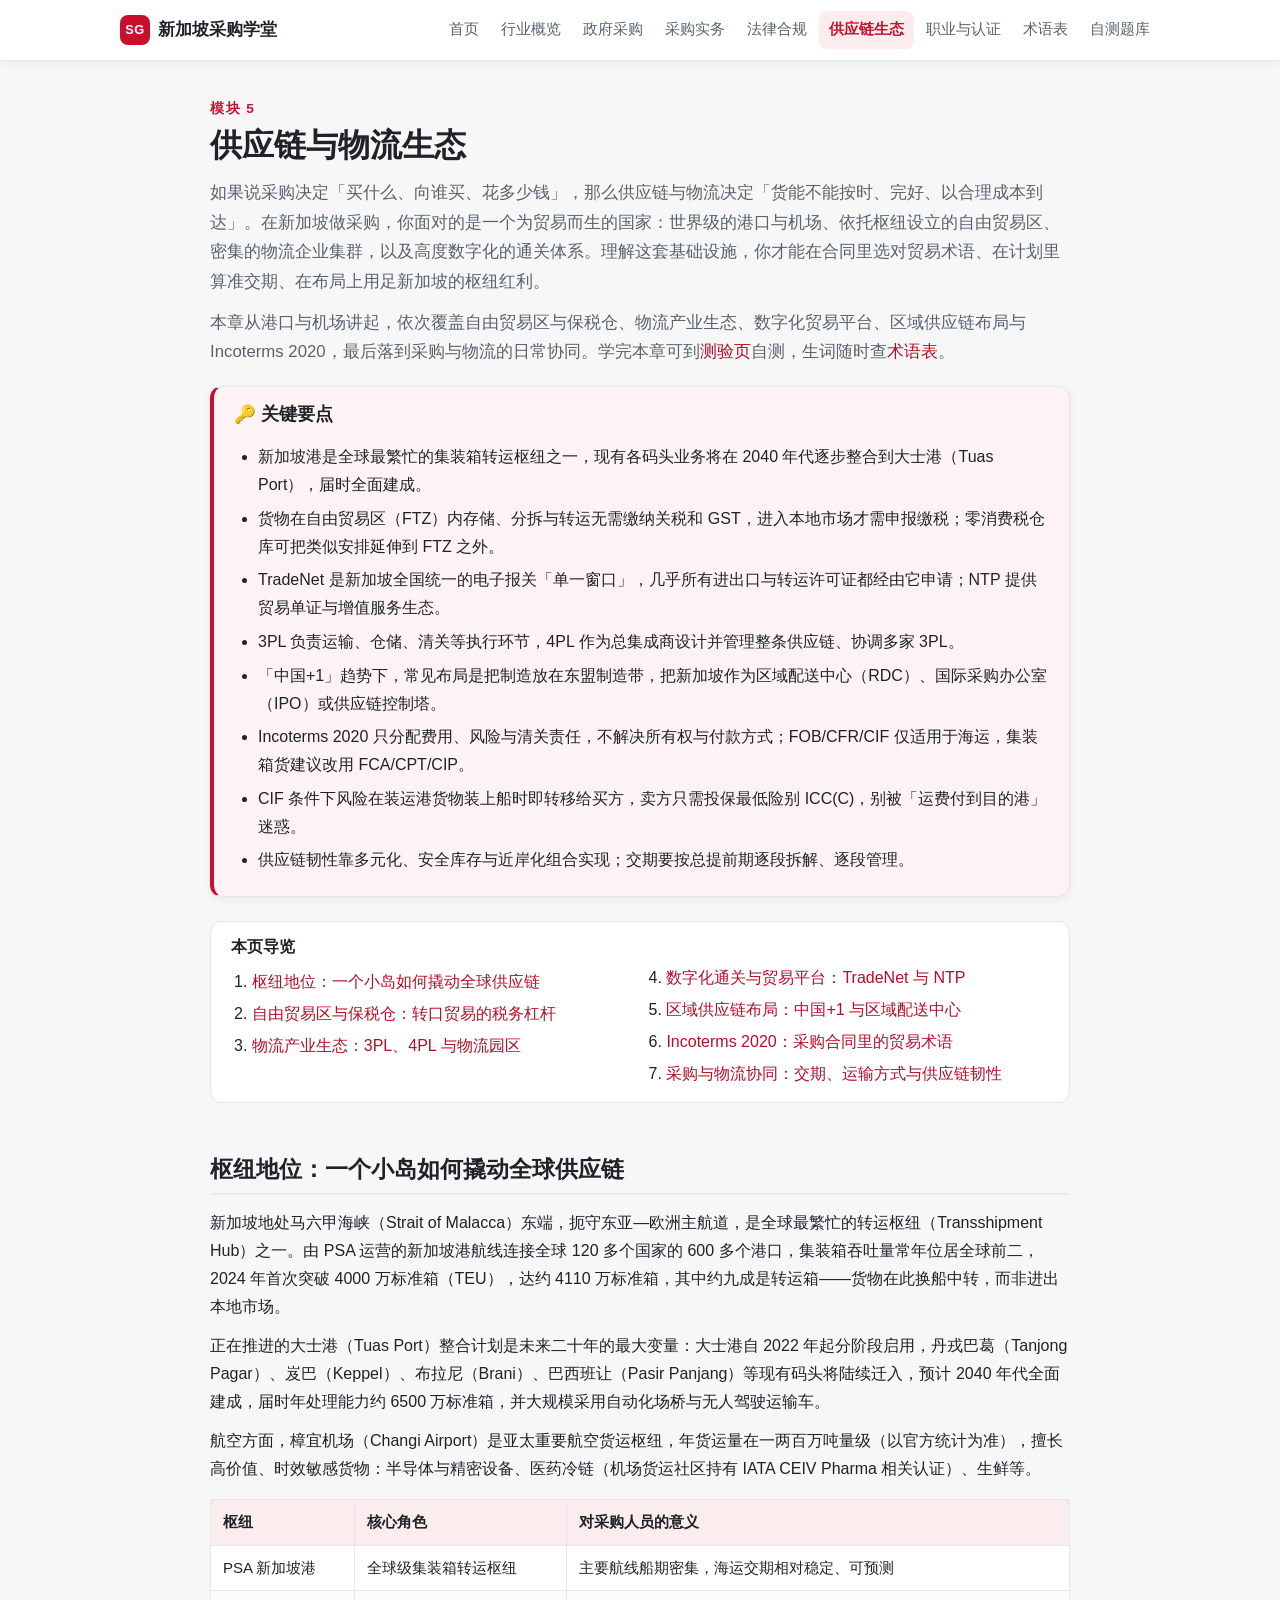
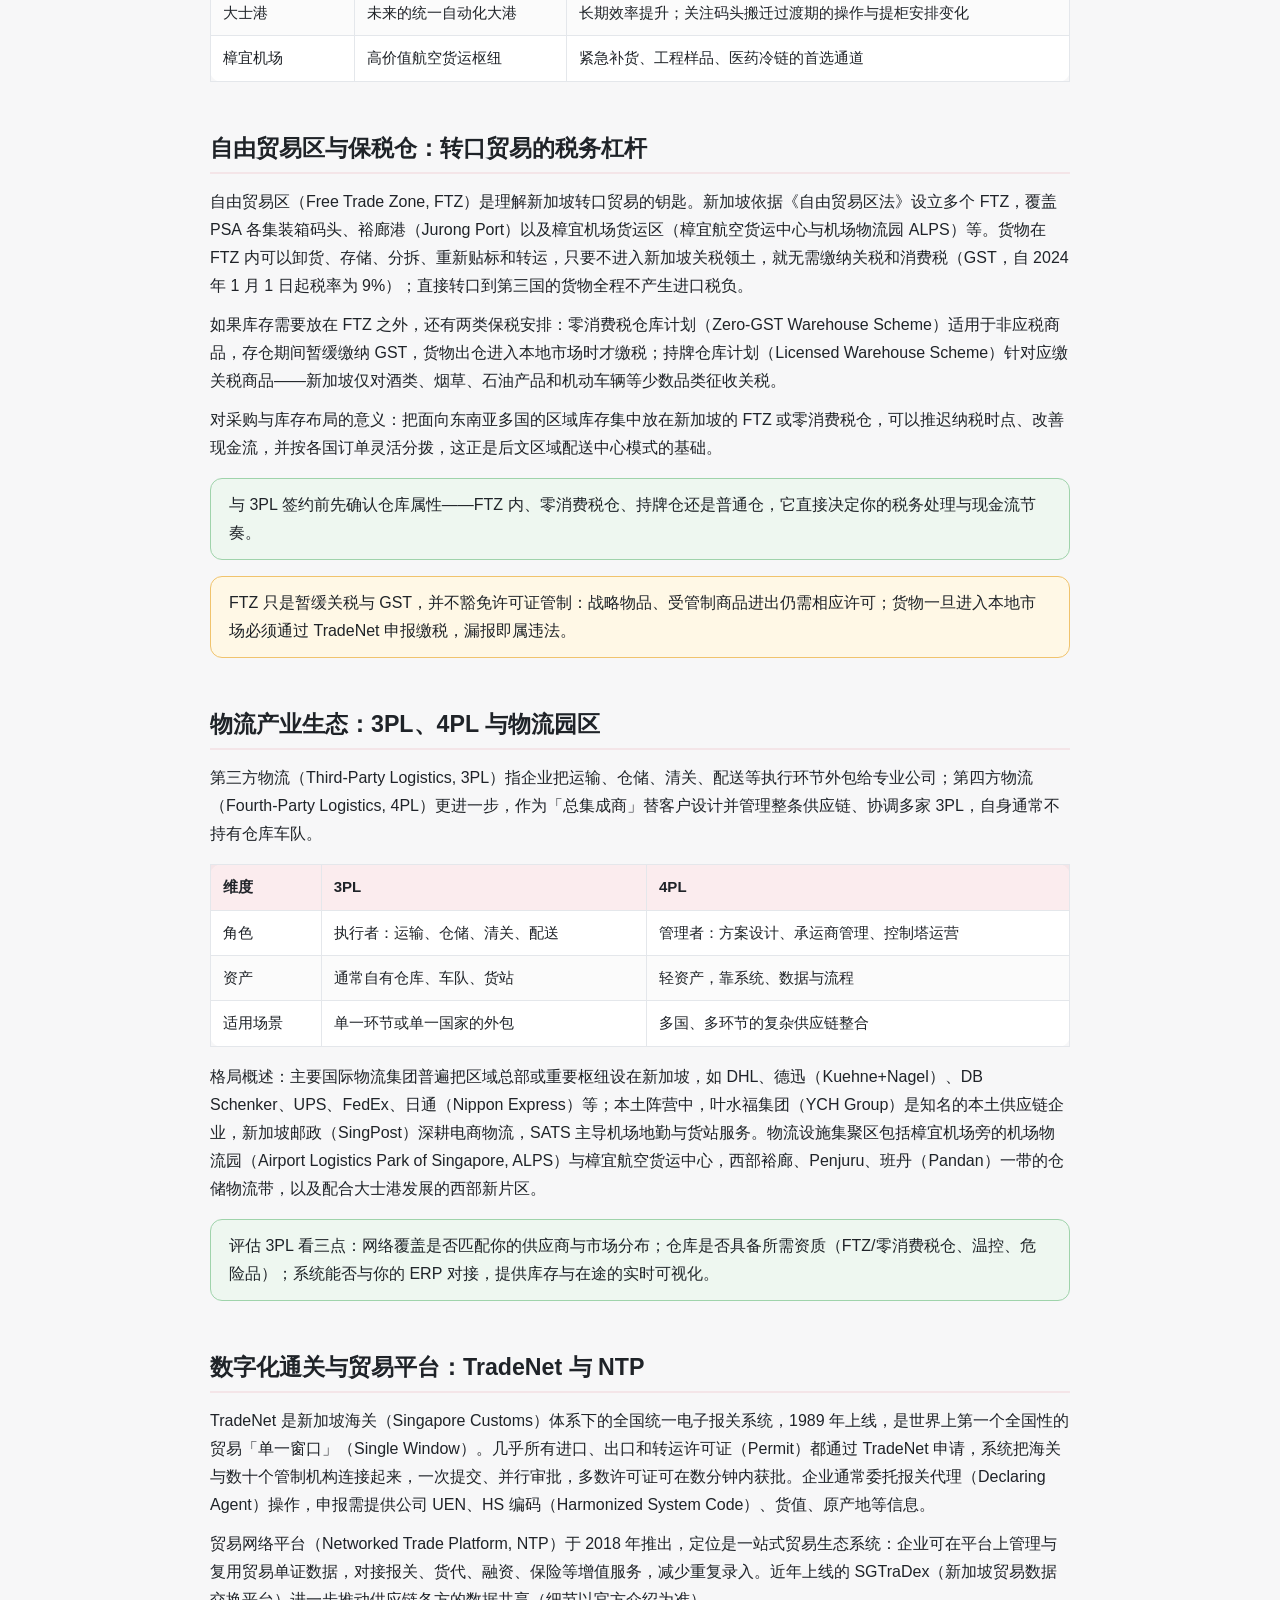
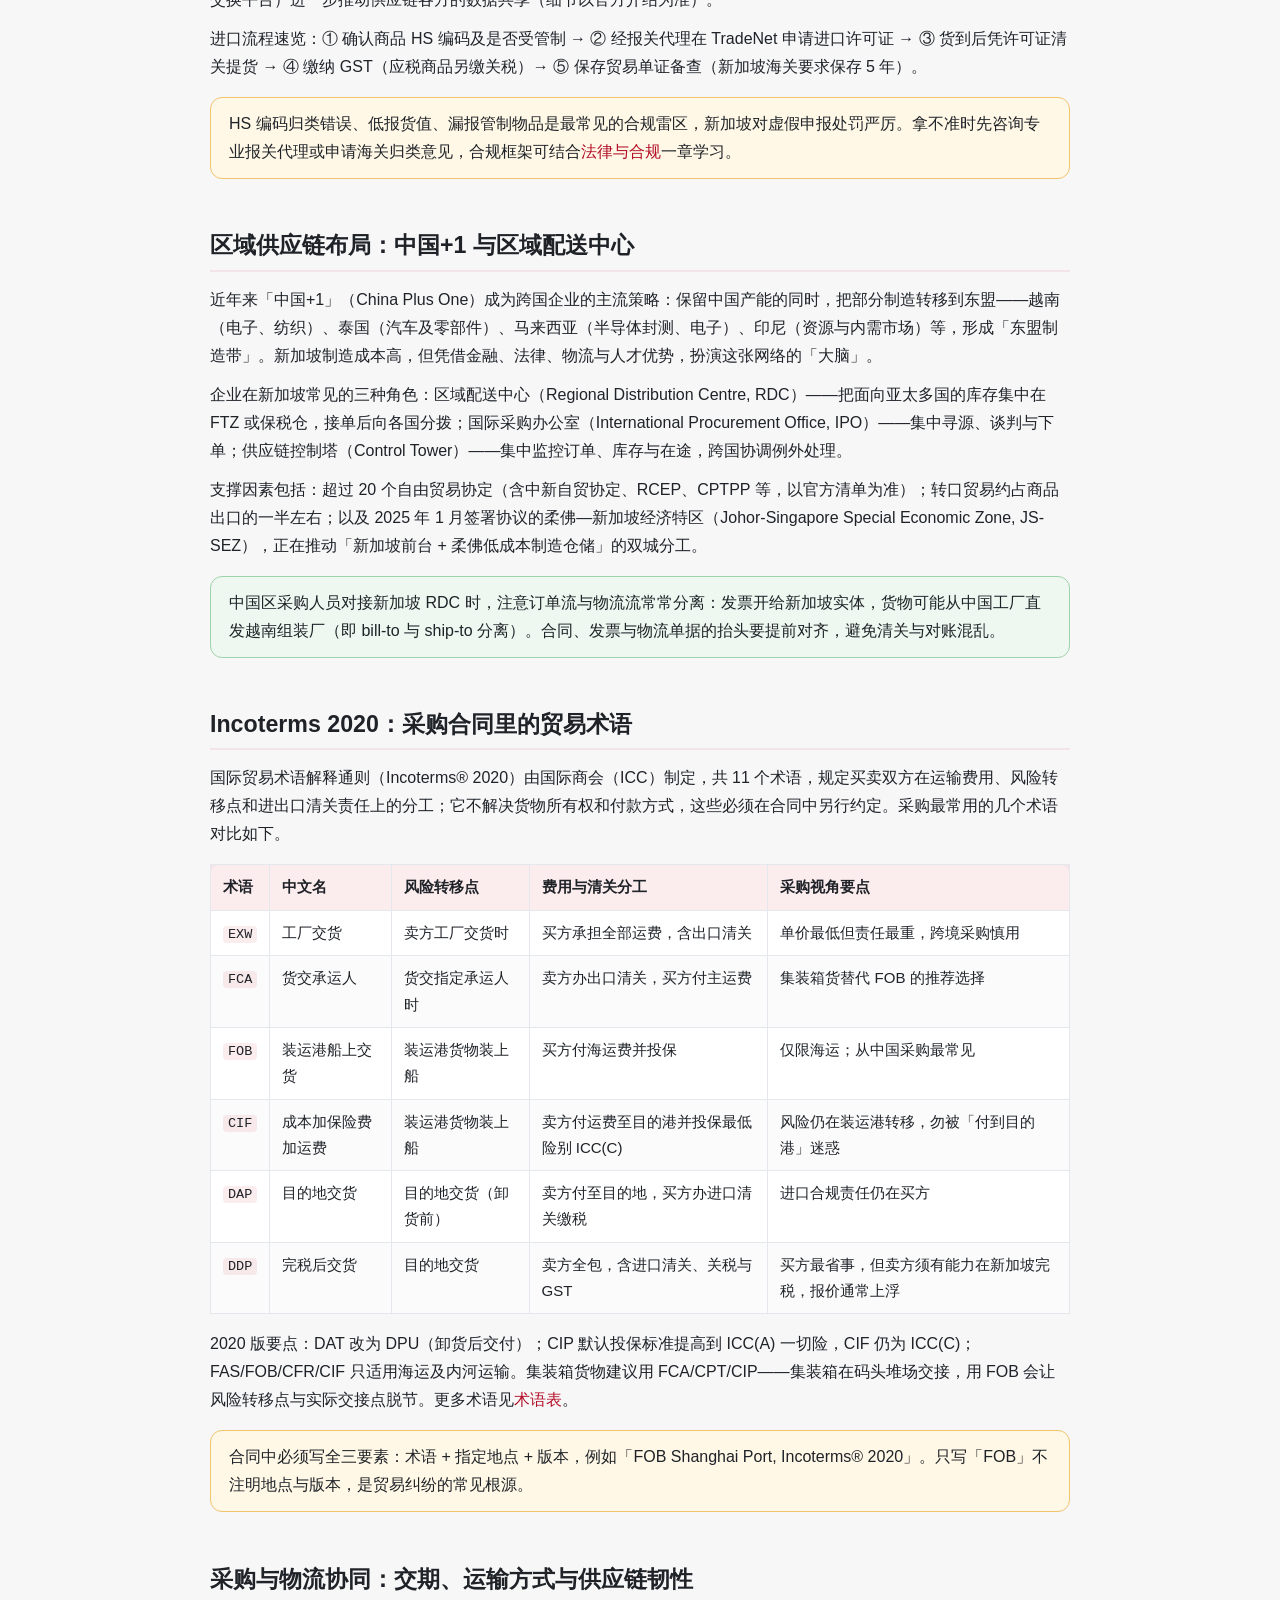
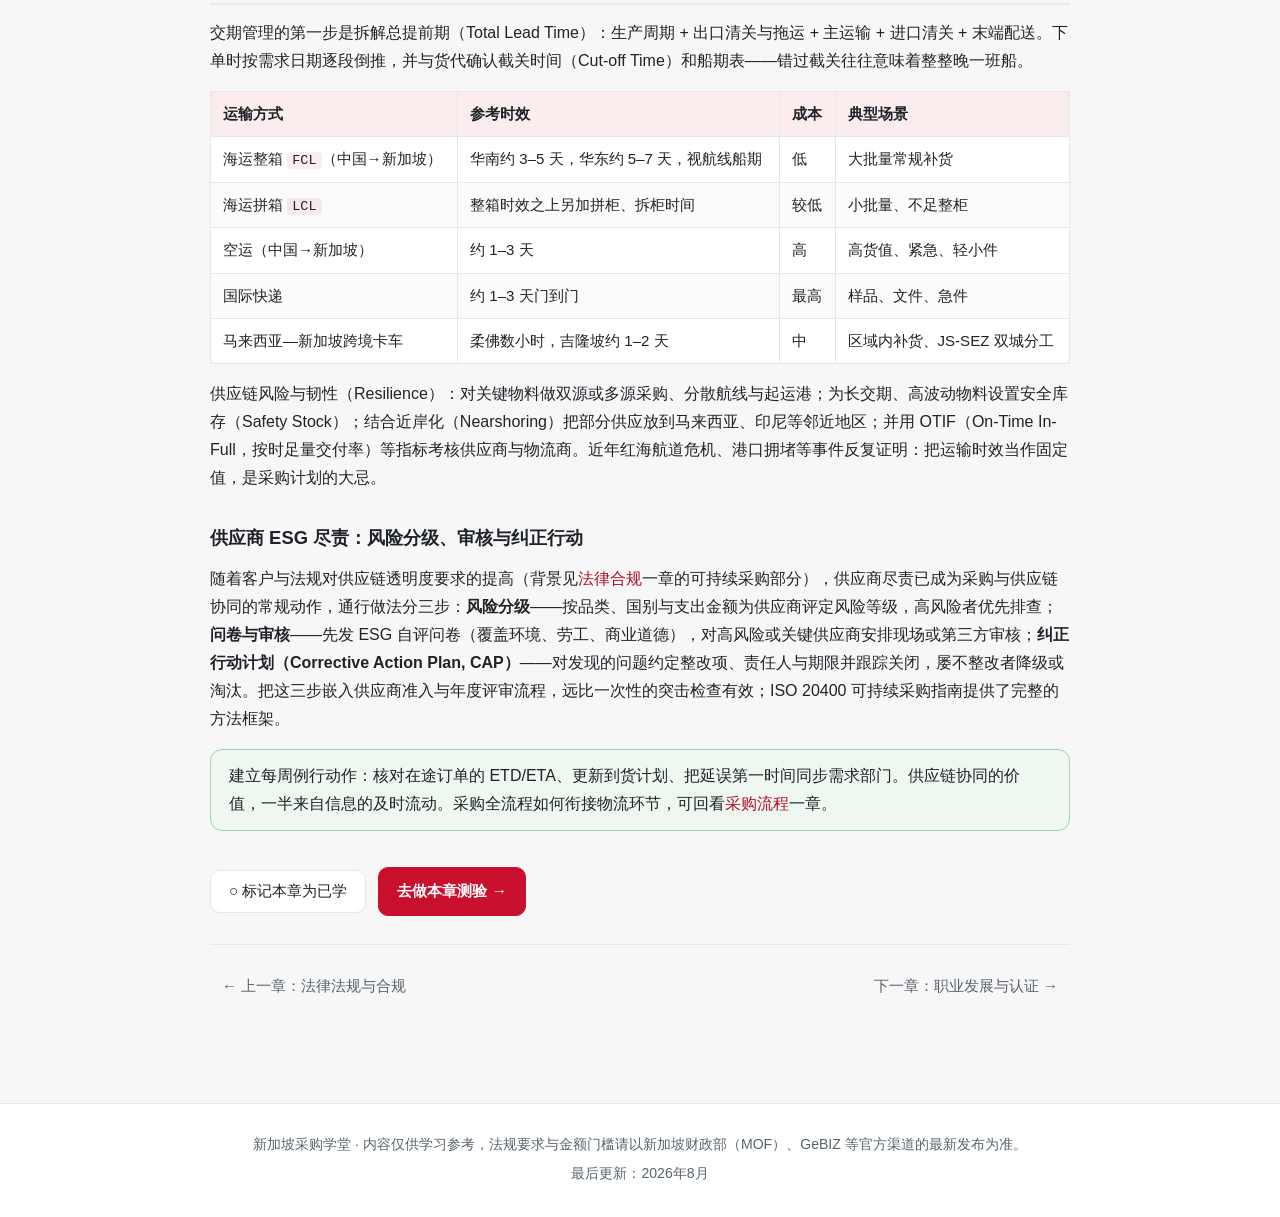
<file: supplychain.html>
<!DOCTYPE html>
<html lang="zh-CN">
<head>
<meta charset="UTF-8">
<meta name="viewport" content="width=device-width, initial-scale=1.0">
<title>供应链与物流生态｜新加坡采购学堂</title>
<meta name="description" content="解析新加坡供应链与物流生态：港口与樟宜机场枢纽、自由贸易区与保税仓、3PL 与 4PL、TradeNet 数字通关、区域供应链布局与 Incoterms 2020，帮你选对贸易术语、算准交期、用足枢纽红利。">
<link rel="stylesheet" href="assets/style.css">
</head>
<body>
<a class="skip-link" href="#main">跳到主要内容</a>
<header class="site-header">
  <div class="wrap header-inner">
    <a class="logo" href="index.html"><span class="logo-mark">SG</span> 新加坡采购学堂</a>
    <button class="nav-toggle" aria-label="打开菜单" aria-expanded="false">☰</button>
    <nav class="site-nav" id="site-nav">
      <a href="index.html">首页</a>
      <a href="overview.html">行业概览</a>
      <a href="government.html">政府采购</a>
      <a href="process.html">采购实务</a>
      <a href="legal.html">法律合规</a>
      <a href="supplychain.html">供应链生态</a>
      <a href="career.html">职业与认证</a>
      <a href="glossary.html">术语表</a>
      <a href="quiz.html">自测题库</a>
    </nav>
  </div>
</header>
<main id="main" class="wrap page">
  <article class="content">
    <header class="page-head">
      <p class="eyebrow">模块 5</p>
      <h1>供应链与物流生态</h1>
      <div class="intro"><p>如果说采购决定「买什么、向谁买、花多少钱」，那么供应链与物流决定「货能不能按时、完好、以合理成本到达」。在新加坡做采购，你面对的是一个为贸易而生的国家：世界级的港口与机场、依托枢纽设立的自由贸易区、密集的物流企业集群，以及高度数字化的通关体系。理解这套基础设施，你才能在合同里选对贸易术语、在计划里算准交期、在布局上用足新加坡的枢纽红利。</p><p>本章从港口与机场讲起，依次覆盖自由贸易区与保税仓、物流产业生态、数字化贸易平台、区域供应链布局与 Incoterms 2020，最后落到采购与物流的日常协同。学完本章可到<a href='quiz.html'>测验页</a>自测，生词随时查<a href='glossary.html'>术语表</a>。</p></div>
    </header>
    <div class="callout keypoints">
      <h2>🔑 关键要点</h2>
      <ul>
        <li>新加坡港是全球最繁忙的集装箱转运枢纽之一，现有各码头业务将在 2040 年代逐步整合到大士港（Tuas Port），届时全面建成。</li>
        <li>货物在自由贸易区（FTZ）内存储、分拆与转运无需缴纳关税和 GST，进入本地市场才需申报缴税；零消费税仓库可把类似安排延伸到 FTZ 之外。</li>
        <li>TradeNet 是新加坡全国统一的电子报关「单一窗口」，几乎所有进出口与转运许可证都经由它申请；NTP 提供贸易单证与增值服务生态。</li>
        <li>3PL 负责运输、仓储、清关等执行环节，4PL 作为总集成商设计并管理整条供应链、协调多家 3PL。</li>
        <li>「中国+1」趋势下，常见布局是把制造放在东盟制造带，把新加坡作为区域配送中心（RDC）、国际采购办公室（IPO）或供应链控制塔。</li>
        <li>Incoterms 2020 只分配费用、风险与清关责任，不解决所有权与付款方式；FOB/CFR/CIF 仅适用于海运，集装箱货建议改用 FCA/CPT/CIP。</li>
        <li>CIF 条件下风险在装运港货物装上船时即转移给买方，卖方只需投保最低险别 ICC(C)，别被「运费付到目的港」迷惑。</li>
        <li>供应链韧性靠多元化、安全库存与近岸化组合实现；交期要按总提前期逐段拆解、逐段管理。</li>
      </ul>
    </div>
    <nav class="toc" aria-label="本页导览">
      <h2>本页导览</h2>
      <ol>
        <li><a href="#s1">枢纽地位：一个小岛如何撬动全球供应链</a></li>
        <li><a href="#s2">自由贸易区与保税仓：转口贸易的税务杠杆</a></li>
        <li><a href="#s3">物流产业生态：3PL、4PL 与物流园区</a></li>
        <li><a href="#s4">数字化通关与贸易平台：TradeNet 与 NTP</a></li>
        <li><a href="#s5">区域供应链布局：中国+1 与区域配送中心</a></li>
        <li><a href="#s6">Incoterms 2020：采购合同里的贸易术语</a></li>
        <li><a href="#s7">采购与物流协同：交期、运输方式与供应链韧性</a></li>
      </ol>
    </nav>
    <section id="s1">
      <h2>枢纽地位：一个小岛如何撬动全球供应链</h2>
      <p>新加坡地处马六甲海峡（<span class='en'>Strait of Malacca</span>）东端，扼守东亚—欧洲主航道，是全球最繁忙的转运枢纽（<span class='en'>Transshipment Hub</span>）之一。由 PSA 运营的新加坡港航线连接全球 120 多个国家的 600 多个港口，集装箱吞吐量常年位居全球前二，2024 年首次突破 4000 万标准箱（<span class='en'>TEU</span>），达约 4110 万标准箱，其中约九成是转运箱——货物在此换船中转，而非进出本地市场。</p><p>正在推进的大士港（<span class='en'>Tuas Port</span>）整合计划是未来二十年的最大变量：大士港自 2022 年起分阶段启用，丹戎巴葛（Tanjong Pagar）、岌巴（Keppel）、布拉尼（Brani）、巴西班让（Pasir Panjang）等现有码头将陆续迁入，预计 2040 年代全面建成，届时年处理能力约 6500 万标准箱，并大规模采用自动化场桥与无人驾驶运输车。</p><p>航空方面，樟宜机场（<span class='en'>Changi Airport</span>）是亚太重要航空货运枢纽，年货运量在一两百万吨量级（以官方统计为准），擅长高价值、时效敏感货物：半导体与精密设备、医药冷链（机场货运社区持有 IATA CEIV Pharma 相关认证）、生鲜等。</p><div class='table-scroll'><table><thead><tr><th>枢纽</th><th>核心角色</th><th>对采购人员的意义</th></tr></thead><tbody><tr><td>PSA 新加坡港</td><td>全球级集装箱转运枢纽</td><td>主要航线船期密集，海运交期相对稳定、可预测</td></tr><tr><td>大士港</td><td>未来的统一自动化大港</td><td>长期效率提升；关注码头搬迁过渡期的操作与提柜安排变化</td></tr><tr><td>樟宜机场</td><td>高价值航空货运枢纽</td><td>紧急补货、工程样品、医药冷链的首选通道</td></tr></tbody></table></div>
    </section>
    <section id="s2">
      <h2>自由贸易区与保税仓：转口贸易的税务杠杆</h2>
      <p>自由贸易区（<span class='en'>Free Trade Zone, FTZ</span>）是理解新加坡转口贸易的钥匙。新加坡依据《自由贸易区法》设立多个 FTZ，覆盖 PSA 各集装箱码头、裕廊港（<span class='en'>Jurong Port</span>）以及樟宜机场货运区（樟宜航空货运中心与机场物流园 <span class='en'>ALPS</span>）等。货物在 FTZ 内可以卸货、存储、分拆、重新贴标和转运，只要不进入新加坡关税领土，就无需缴纳关税和消费税（<span class='en'>GST</span>，自 2024 年 1 月 1 日起税率为 9%）；直接转口到第三国的货物全程不产生进口税负。</p><p>如果库存需要放在 FTZ 之外，还有两类保税安排：零消费税仓库计划（<span class='en'>Zero-GST Warehouse Scheme</span>）适用于非应税商品，存仓期间暂缓缴纳 GST，货物出仓进入本地市场时才缴税；持牌仓库计划（<span class='en'>Licensed Warehouse Scheme</span>）针对应缴关税商品——新加坡仅对酒类、烟草、石油产品和机动车辆等少数品类征收关税。</p><p>对采购与库存布局的意义：把面向东南亚多国的区域库存集中放在新加坡的 FTZ 或零消费税仓，可以推迟纳税时点、改善现金流，并按各国订单灵活分拨，这正是后文区域配送中心模式的基础。</p><div class='tip'><p>与 3PL 签约前先确认仓库属性——FTZ 内、零消费税仓、持牌仓还是普通仓，它直接决定你的税务处理与现金流节奏。</p></div><div class='warn'><p>FTZ 只是暂缓关税与 GST，并不豁免许可证管制：战略物品、受管制商品进出仍需相应许可；货物一旦进入本地市场必须通过 TradeNet 申报缴税，漏报即属违法。</p></div>
    </section>
    <section id="s3">
      <h2>物流产业生态：3PL、4PL 与物流园区</h2>
      <p>第三方物流（<span class='en'>Third-Party Logistics, 3PL</span>）指企业把运输、仓储、清关、配送等执行环节外包给专业公司；第四方物流（<span class='en'>Fourth-Party Logistics, 4PL</span>）更进一步，作为「总集成商」替客户设计并管理整条供应链、协调多家 3PL，自身通常不持有仓库车队。</p><div class='table-scroll'><table><thead><tr><th>维度</th><th>3PL</th><th>4PL</th></tr></thead><tbody><tr><td>角色</td><td>执行者：运输、仓储、清关、配送</td><td>管理者：方案设计、承运商管理、控制塔运营</td></tr><tr><td>资产</td><td>通常自有仓库、车队、货站</td><td>轻资产，靠系统、数据与流程</td></tr><tr><td>适用场景</td><td>单一环节或单一国家的外包</td><td>多国、多环节的复杂供应链整合</td></tr></tbody></table></div><p>格局概述：主要国际物流集团普遍把区域总部或重要枢纽设在新加坡，如 DHL、德迅（<span class='en'>Kuehne+Nagel</span>）、DB Schenker、UPS、FedEx、日通（<span class='en'>Nippon Express</span>）等；本土阵营中，叶水福集团（<span class='en'>YCH Group</span>）是知名的本土供应链企业，新加坡邮政（<span class='en'>SingPost</span>）深耕电商物流，SATS 主导机场地勤与货站服务。物流设施集聚区包括樟宜机场旁的机场物流园（<span class='en'>Airport Logistics Park of Singapore, ALPS</span>）与樟宜航空货运中心，西部裕廊、Penjuru、班丹（Pandan）一带的仓储物流带，以及配合大士港发展的西部新片区。</p><div class='tip'><p>评估 3PL 看三点：网络覆盖是否匹配你的供应商与市场分布；仓库是否具备所需资质（FTZ/零消费税仓、温控、危险品）；系统能否与你的 ERP 对接，提供库存与在途的实时可视化。</p></div>
    </section>
    <section id="s4">
      <h2>数字化通关与贸易平台：TradeNet 与 NTP</h2>
      <p>TradeNet 是新加坡海关（<span class='en'>Singapore Customs</span>）体系下的全国统一电子报关系统，1989 年上线，是世界上第一个全国性的贸易「单一窗口」（<span class='en'>Single Window</span>）。几乎所有进口、出口和转运许可证（<span class='en'>Permit</span>）都通过 TradeNet 申请，系统把海关与数十个管制机构连接起来，一次提交、并行审批，多数许可证可在数分钟内获批。企业通常委托报关代理（<span class='en'>Declaring Agent</span>）操作，申报需提供公司 UEN、HS 编码（<span class='en'>Harmonized System Code</span>）、货值、原产地等信息。</p><p>贸易网络平台（<span class='en'>Networked Trade Platform, NTP</span>）于 2018 年推出，定位是一站式贸易生态系统：企业可在平台上管理与复用贸易单证数据，对接报关、货代、融资、保险等增值服务，减少重复录入。近年上线的 SGTraDex（新加坡贸易数据交换平台）进一步推动供应链各方的数据共享（细节以官方介绍为准）。</p><p>进口流程速览：① 确认商品 HS 编码及是否受管制 → ② 经报关代理在 TradeNet 申请进口许可证 → ③ 货到后凭许可证清关提货 → ④ 缴纳 GST（应税商品另缴关税）→ ⑤ 保存贸易单证备查（新加坡海关要求保存 5 年）。</p><div class='warn'><p>HS 编码归类错误、低报货值、漏报管制物品是最常见的合规雷区，新加坡对虚假申报处罚严厉。拿不准时先咨询专业报关代理或申请海关归类意见，合规框架可结合<a href='legal.html'>法律与合规</a>一章学习。</p></div>
    </section>
    <section id="s5">
      <h2>区域供应链布局：中国+1 与区域配送中心</h2>
      <p>近年来「中国+1」（<span class='en'>China Plus One</span>）成为跨国企业的主流策略：保留中国产能的同时，把部分制造转移到东盟——越南（电子、纺织）、泰国（汽车及零部件）、马来西亚（半导体封测、电子）、印尼（资源与内需市场）等，形成「东盟制造带」。新加坡制造成本高，但凭借金融、法律、物流与人才优势，扮演这张网络的「大脑」。</p><p>企业在新加坡常见的三种角色：区域配送中心（<span class='en'>Regional Distribution Centre, RDC</span>）——把面向亚太多国的库存集中在 FTZ 或保税仓，接单后向各国分拨；国际采购办公室（<span class='en'>International Procurement Office, IPO</span>）——集中寻源、谈判与下单；供应链控制塔（<span class='en'>Control Tower</span>）——集中监控订单、库存与在途，跨国协调例外处理。</p><p>支撑因素包括：超过 20 个自由贸易协定（含中新自贸协定、RCEP、CPTPP 等，以官方清单为准）；转口贸易约占商品出口的一半左右；以及 2025 年 1 月签署协议的柔佛—新加坡经济特区（<span class='en'>Johor-Singapore Special Economic Zone, JS-SEZ</span>），正在推动「新加坡前台 + 柔佛低成本制造仓储」的双城分工。</p><div class='tip'><p>中国区采购人员对接新加坡 RDC 时，注意订单流与物流流常常分离：发票开给新加坡实体，货物可能从中国工厂直发越南组装厂（即 bill-to 与 ship-to 分离）。合同、发票与物流单据的抬头要提前对齐，避免清关与对账混乱。</p></div>
    </section>
    <section id="s6">
      <h2>Incoterms 2020：采购合同里的贸易术语</h2>
      <p>国际贸易术语解释通则（<span class='en'>Incoterms® 2020</span>）由国际商会（<span class='en'>ICC</span>）制定，共 11 个术语，规定买卖双方在运输费用、风险转移点和进出口清关责任上的分工；它不解决货物所有权和付款方式，这些必须在合同中另行约定。采购最常用的几个术语对比如下。</p><div class='table-scroll'><table><thead><tr><th>术语</th><th>中文名</th><th>风险转移点</th><th>费用与清关分工</th><th>采购视角要点</th></tr></thead><tbody><tr><td><code>EXW</code></td><td>工厂交货</td><td>卖方工厂交货时</td><td>买方承担全部运费，含出口清关</td><td>单价最低但责任最重，跨境采购慎用</td></tr><tr><td><code>FCA</code></td><td>货交承运人</td><td>货交指定承运人时</td><td>卖方办出口清关，买方付主运费</td><td>集装箱货替代 FOB 的推荐选择</td></tr><tr><td><code>FOB</code></td><td>装运港船上交货</td><td>装运港货物装上船</td><td>买方付海运费并投保</td><td>仅限海运；从中国采购最常见</td></tr><tr><td><code>CIF</code></td><td>成本加保险费加运费</td><td>装运港货物装上船</td><td>卖方付运费至目的港并投保最低险别 ICC(C)</td><td>风险仍在装运港转移，勿被「付到目的港」迷惑</td></tr><tr><td><code>DAP</code></td><td>目的地交货</td><td>目的地交货（卸货前）</td><td>卖方付至目的地，买方办进口清关缴税</td><td>进口合规责任仍在买方</td></tr><tr><td><code>DDP</code></td><td>完税后交货</td><td>目的地交货</td><td>卖方全包，含进口清关、关税与 GST</td><td>买方最省事，但卖方须有能力在新加坡完税，报价通常上浮</td></tr></tbody></table></div><p>2020 版要点：DAT 改为 DPU（卸货后交付）；CIP 默认投保标准提高到 ICC(A) 一切险，CIF 仍为 ICC(C)；FAS/FOB/CFR/CIF 只适用海运及内河运输。集装箱货物建议用 FCA/CPT/CIP——集装箱在码头堆场交接，用 FOB 会让风险转移点与实际交接点脱节。更多术语见<a href='glossary.html'>术语表</a>。</p><div class='warn'><p>合同中必须写全三要素：术语 + 指定地点 + 版本，例如「FOB Shanghai Port, Incoterms® 2020」。只写「FOB」不注明地点与版本，是贸易纠纷的常见根源。</p></div>
    </section>
    <section id="s7">
      <h2>采购与物流协同：交期、运输方式与供应链韧性</h2>
      <p>交期管理的第一步是拆解总提前期（<span class='en'>Total Lead Time</span>）：生产周期 + 出口清关与拖运 + 主运输 + 进口清关 + 末端配送。下单时按需求日期逐段倒推，并与货代确认截关时间（<span class='en'>Cut-off Time</span>）和船期表——错过截关往往意味着整整晚一班船。</p><div class='table-scroll'><table><thead><tr><th>运输方式</th><th>参考时效</th><th>成本</th><th>典型场景</th></tr></thead><tbody><tr><td>海运整箱 <code>FCL</code>（中国→新加坡）</td><td>华南约 3–5 天，华东约 5–7 天，视航线船期</td><td>低</td><td>大批量常规补货</td></tr><tr><td>海运拼箱 <code>LCL</code></td><td>整箱时效之上另加拼柜、拆柜时间</td><td>较低</td><td>小批量、不足整柜</td></tr><tr><td>空运（中国→新加坡）</td><td>约 1–3 天</td><td>高</td><td>高货值、紧急、轻小件</td></tr><tr><td>国际快递</td><td>约 1–3 天门到门</td><td>最高</td><td>样品、文件、急件</td></tr><tr><td>马来西亚—新加坡跨境卡车</td><td>柔佛数小时，吉隆坡约 1–2 天</td><td>中</td><td>区域内补货、JS-SEZ 双城分工</td></tr></tbody></table></div><p>供应链风险与韧性（<span class='en'>Resilience</span>）：对关键物料做双源或多源采购、分散航线与起运港；为长交期、高波动物料设置安全库存（<span class='en'>Safety Stock</span>）；结合近岸化（<span class='en'>Nearshoring</span>）把部分供应放到马来西亚、印尼等邻近地区；并用 OTIF（<span class='en'>On-Time In-Full</span>，按时足量交付率）等指标考核供应商与物流商。近年红海航道危机、港口拥堵等事件反复证明：把运输时效当作固定值，是采购计划的大忌。</p><h3>供应商 ESG 尽责：风险分级、审核与纠正行动</h3><p>随着客户与法规对供应链透明度要求的提高（背景见<a href='legal.html'>法律合规</a>一章的可持续采购部分），供应商尽责已成为采购与供应链协同的常规动作，通行做法分三步：<strong>风险分级</strong>——按品类、国别与支出金额为供应商评定风险等级，高风险者优先排查；<strong>问卷与审核</strong>——先发 ESG 自评问卷（覆盖环境、劳工、商业道德），对高风险或关键供应商安排现场或第三方审核；<strong>纠正行动计划（<span class='en'>Corrective Action Plan, CAP</span>）</strong>——对发现的问题约定整改项、责任人与期限并跟踪关闭，屡不整改者降级或淘汰。把这三步嵌入供应商准入与年度评审流程，远比一次性的突击检查有效；<span class='en'>ISO 20400</span> 可持续采购指南提供了完整的方法框架。</p><div class='tip'><p>建立每周例行动作：核对在途订单的 ETD/ETA、更新到货计划、把延误第一时间同步需求部门。供应链协同的价值，一半来自信息的及时流动。采购全流程如何衔接物流环节，可回看<a href='process.html'>采购流程</a>一章。</p></div>
    </section>
    <div class="page-actions">
      <button class="btn-done" data-module="supplychain" type="button">○ 标记本章为已学</button>
      <a class="btn quiz-link" href="quiz.html?module=supplychain">去做本章测验 →</a>
    </div>
    <nav class="prevnext">
      <a class="prev" href="legal.html">← 上一章：法律法规与合规</a>
      <a class="next" href="career.html">下一章：职业发展与认证 →</a>
    </nav>
  </article>
</main>
<footer class="site-footer">
  <div class="wrap">
    <p>新加坡采购学堂 · 内容仅供学习参考，法规要求与金额门槛请以新加坡财政部（MOF）、GeBIZ 等官方渠道的最新发布为准。</p>
    <p>最后更新：2026年8月</p>
  </div>
</footer>
<script src="assets/site.js"></script>
</body>
</html>
</file>
<file: assets/style.css>
/* ============================================================
   新加坡采购学堂 · 全站样式
   ============================================================ */

:root {
  --bg: #f7f7f8;
  --surface: #ffffff;
  --surface-alt: #fdf3f4;
  --text: #1f2328;
  --muted: #59636e;
  --accent: #c8102e;          /* 新加坡红 */
  --accent-dark: #9d0c24;
  --accent-soft: rgba(200, 16, 46, 0.08);
  --border: #e4e7eb;
  --link: #b30f28;
  --ok: #1a7f37;
  --ok-soft: rgba(26, 127, 55, 0.1);
  --warn-bg: #fff8e6;
  --warn-border: #f0c36d;
  --tip-bg: #eef7f0;
  --tip-border: #9fd3ab;
  --shadow: 0 2px 10px rgba(15, 23, 42, 0.06);
  --radius: 12px;
}

@media (prefers-color-scheme: dark) {
  :root {
    --bg: #14161a;
    --surface: #1d2025;
    --surface-alt: #2a2024;
    --text: #e8eaed;
    --muted: #9aa4af;
    --accent: #f0546c;
    --accent-dark: #ff7285;
    --accent-soft: rgba(240, 84, 108, 0.14);
    --border: #33383f;
    --link: #f0708a;
    --ok: #57c26f;
    --ok-soft: rgba(87, 194, 111, 0.14);
    --warn-bg: #322a17;
    --warn-border: #7a6430;
    --tip-bg: #1d2b21;
    --tip-border: #3f6a4b;
    --shadow: 0 2px 10px rgba(0, 0, 0, 0.35);
  }
}

* { box-sizing: border-box; }

html { scroll-behavior: smooth; scroll-padding-top: 84px; }

body {
  margin: 0;
  background: var(--bg);
  color: var(--text);
  font-family: -apple-system, BlinkMacSystemFont, "Segoe UI", "PingFang SC",
               "Hiragino Sans GB", "Microsoft YaHei", "Noto Sans SC", sans-serif;
  line-height: 1.75;
  font-size: 16px;
}

.wrap { max-width: 1080px; margin: 0 auto; padding: 0 20px; }

a { color: var(--link); text-decoration: none; }
a:hover { text-decoration: underline; }

.skip-link {
  position: absolute; left: -9999px; top: 0;
  background: var(--accent); color: #fff; padding: 8px 16px; z-index: 100;
}
.skip-link:focus { left: 0; }

/* ---------- 页头与导航 ---------- */

.site-header {
  position: sticky; top: 0; z-index: 50;
  background: var(--surface);
  border-bottom: 1px solid var(--border);
  box-shadow: var(--shadow);
}

.header-inner {
  display: flex; align-items: center; gap: 16px;
  min-height: 60px; flex-wrap: wrap; padding-top: 8px; padding-bottom: 8px;
}

.logo {
  display: flex; align-items: center; gap: 8px;
  font-weight: 700; font-size: 1.05rem; color: var(--text);
  white-space: nowrap;
}
.logo:hover { text-decoration: none; }

.logo-mark {
  display: inline-flex; align-items: center; justify-content: center;
  width: 30px; height: 30px; border-radius: 8px;
  background: var(--accent); color: #fff;
  font-size: 0.8rem; font-weight: 800; letter-spacing: 0.5px;
}

.nav-toggle {
  display: none;
  margin-left: auto;
  background: none; border: 1px solid var(--border); border-radius: 8px;
  color: var(--text); font-size: 1.2rem; padding: 4px 10px; cursor: pointer;
}

.site-nav { display: flex; gap: 2px; flex-wrap: wrap; margin-left: auto; }

.site-nav a {
  padding: 6px 10px; border-radius: 8px;
  color: var(--muted); font-size: 0.92rem; white-space: nowrap;
}
.site-nav a:hover { color: var(--text); background: var(--accent-soft); text-decoration: none; }
.site-nav a.active { color: var(--accent); background: var(--accent-soft); font-weight: 600; }

@media (max-width: 860px) {
  .nav-toggle { display: block; }
  .site-nav {
    display: none; width: 100%; flex-direction: column; gap: 0;
    padding-bottom: 8px; margin-left: 0;
  }
  .site-nav.open { display: flex; }
  .site-nav a { padding: 10px 8px; border-radius: 6px; }
}

/* ---------- 正文页面 ---------- */

.page { padding: 36px 20px 56px; }
.content { max-width: 860px; margin: 0 auto; }

.eyebrow {
  color: var(--accent); font-weight: 700; font-size: 0.85rem;
  letter-spacing: 1.5px; text-transform: uppercase; margin: 0 0 4px;
}

.page-head h1 { font-size: 2rem; line-height: 1.3; margin: 0 0 12px; }

.intro { color: var(--muted); font-size: 1.05rem; }

h2 { font-size: 1.45rem; margin: 2.2em 0 0.6em; line-height: 1.35; }
h3 { font-size: 1.15rem; margin: 1.6em 0 0.5em; }

section > h2 {
  padding-bottom: 8px;
  border-bottom: 2px solid var(--accent-soft);
}

p { margin: 0.7em 0; }
ul, ol { padding-left: 1.5em; }
li { margin: 0.35em 0; }

strong { color: var(--text); }

code {
  background: var(--accent-soft); border-radius: 4px;
  padding: 1px 5px; font-size: 0.9em;
}

/* ---------- 卡片与提示框 ---------- */

.callout {
  background: var(--surface); border: 1px solid var(--border);
  border-left: 4px solid var(--accent);
  border-radius: var(--radius); padding: 16px 20px; margin: 20px 0;
  box-shadow: var(--shadow);
}
.callout h2, .callout h3 { margin-top: 0; border: none; }

.keypoints { background: var(--surface-alt); }
.keypoints h2 { font-size: 1.1rem; padding-bottom: 0; }
.keypoints ul { margin-bottom: 4px; }

.tip {
  background: var(--tip-bg); border: 1px solid var(--tip-border);
  border-radius: var(--radius); padding: 12px 18px; margin: 16px 0;
}
.warn {
  background: var(--warn-bg); border: 1px solid var(--warn-border);
  border-radius: var(--radius); padding: 12px 18px; margin: 16px 0;
}
.tip > :first-child, .warn > :first-child { margin-top: 0; }
.tip > :last-child, .warn > :last-child { margin-bottom: 0; }

/* ---------- 目录 ---------- */

.toc {
  background: var(--surface); border: 1px solid var(--border);
  border-radius: var(--radius); padding: 14px 20px; margin: 24px 0;
}
.toc h2 { font-size: 1rem; margin: 0 0 6px; border: none; padding: 0; }
.toc ol { margin: 0; padding-left: 1.3em; column-gap: 32px; }
@media (min-width: 700px) { .toc ol { columns: 2; } }
.toc li { margin: 0.25em 0; break-inside: avoid; }

/* ---------- 表格 ---------- */

.table-scroll { overflow-x: auto; margin: 16px 0; }

table {
  border-collapse: collapse; width: 100%; min-width: 480px;
  background: var(--surface); border-radius: var(--radius);
  font-size: 0.94rem;
}
th, td { border: 1px solid var(--border); padding: 9px 12px; text-align: left; vertical-align: top; }
th { background: var(--accent-soft); font-weight: 600; }
tbody tr:nth-child(even) { background: color-mix(in srgb, var(--bg) 55%, var(--surface)); }

/* ---------- 术语表 ---------- */

dl.glossary dt {
  font-weight: 700; margin-top: 14px; color: var(--accent);
}
dl.glossary dt .en { color: var(--muted); font-weight: 500; font-size: 0.9em; }
dl.glossary dd { margin: 2px 0 0 0; padding-left: 0; }

/* ---------- 页面操作区 / 上下章导航 ---------- */

.page-actions {
  display: flex; gap: 12px; flex-wrap: wrap; align-items: center;
  margin: 36px 0 8px;
}

.btn, .btn-done {
  display: inline-block; border-radius: 10px; padding: 10px 18px;
  font-size: 0.95rem; cursor: pointer; border: 1px solid var(--border);
  background: var(--surface); color: var(--text);
  font-family: inherit;
}
.btn:hover { border-color: var(--accent); text-decoration: none; }

.btn.primary, .quiz-link {
  background: var(--accent); border-color: var(--accent); color: #fff; font-weight: 600;
}
.btn.primary:hover, .quiz-link:hover { background: var(--accent-dark); border-color: var(--accent-dark); color: #fff; }

.btn-done.done {
  background: var(--ok-soft); border-color: var(--ok); color: var(--ok); font-weight: 600;
}

.prevnext {
  display: flex; justify-content: space-between; gap: 12px; flex-wrap: wrap;
  margin: 28px 0 0; padding-top: 20px; border-top: 1px solid var(--border);
}
.prevnext a {
  color: var(--muted); font-size: 0.95rem;
  padding: 8px 12px; border-radius: 8px;
}
.prevnext a:hover { color: var(--accent); background: var(--accent-soft); text-decoration: none; }
.prevnext .next { margin-left: auto; text-align: right; }

/* ---------- 首页 ---------- */

.hero {
  background: linear-gradient(135deg, var(--accent) 0%, var(--accent-dark) 100%);
  color: #fff; padding: 64px 20px 56px; text-align: center;
}
.hero h1 { font-size: 2.4rem; margin: 0 0 12px; line-height: 1.25; }
.hero p { max-width: 640px; margin: 0 auto 24px; font-size: 1.1rem; opacity: 0.94; }
.hero .btn { background: #fff; color: var(--accent); border: none; font-weight: 700; margin: 0 6px; }
.hero .btn.ghost { background: rgba(255,255,255,0.14); color: #fff; border: 1px solid rgba(255,255,255,0.5); }
.hero .btn:hover { text-decoration: none; transform: translateY(-1px); }

.hero-stats {
  display: flex; justify-content: center; gap: 36px; flex-wrap: wrap;
  margin-top: 32px;
}
.hero-stats .stat { text-align: center; }
.hero-stats .num { font-size: 1.7rem; font-weight: 800; display: block; }
.hero-stats .lbl { font-size: 0.85rem; opacity: 0.85; }

.section-title { text-align: center; margin: 48px 0 8px; font-size: 1.6rem; }
.section-sub { text-align: center; color: var(--muted); margin: 0 0 28px; }

.card-grid {
  display: grid; grid-template-columns: repeat(auto-fill, minmax(300px, 1fr));
  gap: 18px; margin: 24px 0 8px;
}

.module-card {
  position: relative; display: block;
  background: var(--surface); border: 1px solid var(--border);
  border-radius: var(--radius); padding: 20px 20px 18px;
  box-shadow: var(--shadow); color: var(--text);
  transition: transform 0.15s ease, border-color 0.15s ease;
}
.module-card:hover { transform: translateY(-3px); border-color: var(--accent); text-decoration: none; }
.module-card .mod-num {
  display: inline-flex; align-items: center; justify-content: center;
  width: 30px; height: 30px; border-radius: 50%;
  background: var(--accent-soft); color: var(--accent);
  font-weight: 800; font-size: 0.9rem; margin-bottom: 10px;
}
.module-card h3 { margin: 0 0 6px; font-size: 1.1rem; }
.module-card p { margin: 0; color: var(--muted); font-size: 0.92rem; }
.module-card .done-badge {
  display: none; position: absolute; top: 14px; right: 14px;
  background: var(--ok-soft); color: var(--ok);
  border-radius: 20px; padding: 2px 10px; font-size: 0.8rem; font-weight: 700;
}
.module-card.done .done-badge { display: inline-block; }

.path-steps { counter-reset: step; max-width: 720px; margin: 0 auto; padding: 0; list-style: none; }
.path-steps li {
  counter-increment: step; position: relative;
  padding: 14px 16px 14px 58px; margin: 10px 0;
  background: var(--surface); border: 1px solid var(--border);
  border-radius: var(--radius); box-shadow: var(--shadow);
}
.path-steps li::before {
  content: counter(step);
  position: absolute; left: 16px; top: 50%; transform: translateY(-50%);
  width: 28px; height: 28px; border-radius: 50%;
  background: var(--accent); color: #fff;
  display: flex; align-items: center; justify-content: center;
  font-weight: 700; font-size: 0.9rem;
}
.path-steps b { display: block; }
.path-steps span { color: var(--muted); font-size: 0.92rem; }

/* ---------- 测验 ---------- */

.quiz-filters { display: flex; gap: 8px; flex-wrap: wrap; margin: 20px 0; }
.chip {
  border: 1px solid var(--border); background: var(--surface);
  border-radius: 20px; padding: 6px 14px; font-size: 0.9rem;
  cursor: pointer; color: var(--muted); font-family: inherit;
}
.chip:hover { border-color: var(--accent); color: var(--accent); }
.chip.active { background: var(--accent); border-color: var(--accent); color: #fff; font-weight: 600; }

.quiz-score {
  position: sticky; top: 66px; z-index: 10;
  background: var(--surface); border: 1px solid var(--border);
  border-radius: var(--radius); box-shadow: var(--shadow);
  padding: 10px 16px; margin: 16px 0;
  display: flex; align-items: center; gap: 16px; flex-wrap: wrap;
  font-size: 0.95rem;
}
.quiz-score .bar {
  flex: 1; min-width: 120px; height: 8px; border-radius: 4px;
  background: var(--accent-soft); overflow: hidden;
}
.quiz-score .bar i { display: block; height: 100%; width: 0; background: var(--ok); transition: width 0.3s; }

.quiz-q {
  background: var(--surface); border: 1px solid var(--border);
  border-radius: var(--radius); box-shadow: var(--shadow);
  padding: 18px 20px; margin: 16px 0;
}
.quiz-q .q-meta { color: var(--muted); font-size: 0.82rem; margin-bottom: 4px; }
.quiz-q .q-text { font-weight: 600; margin: 0 0 12px; }
.quiz-q .opts { display: grid; gap: 8px; }
.quiz-q .opt {
  text-align: left; border: 1px solid var(--border); background: var(--bg);
  border-radius: 10px; padding: 10px 14px; cursor: pointer;
  font-family: inherit; font-size: 0.95rem; color: var(--text); line-height: 1.5;
}
.quiz-q .opt:hover:not(:disabled) { border-color: var(--accent); }
.quiz-q .opt:disabled { cursor: default; opacity: 0.75; }
.quiz-q .opt.correct { border-color: var(--ok); background: var(--ok-soft); color: var(--ok); opacity: 1; font-weight: 600; }
.quiz-q .opt.wrong { border-color: var(--accent); background: var(--accent-soft); color: var(--accent); opacity: 1; }
.quiz-q .explain {
  display: none; margin-top: 12px; padding: 10px 14px;
  background: var(--tip-bg); border: 1px solid var(--tip-border); border-radius: 10px;
  font-size: 0.92rem;
}
.quiz-q.answered .explain { display: block; }

/* ---------- 页脚 ---------- */

.site-footer {
  border-top: 1px solid var(--border);
  background: var(--surface);
  margin-top: 40px; padding: 24px 0 28px;
  color: var(--muted); font-size: 0.88rem; text-align: center;
}
.site-footer p { margin: 4px 0; }

@media (max-width: 600px) {
  .page-head h1 { font-size: 1.6rem; }
  .hero h1 { font-size: 1.8rem; }
  h2 { font-size: 1.25rem; }
}

@media print {
  .site-header, .site-footer, .page-actions, .prevnext, .nav-toggle { display: none; }
  body { background: #fff; }
}
</file>
